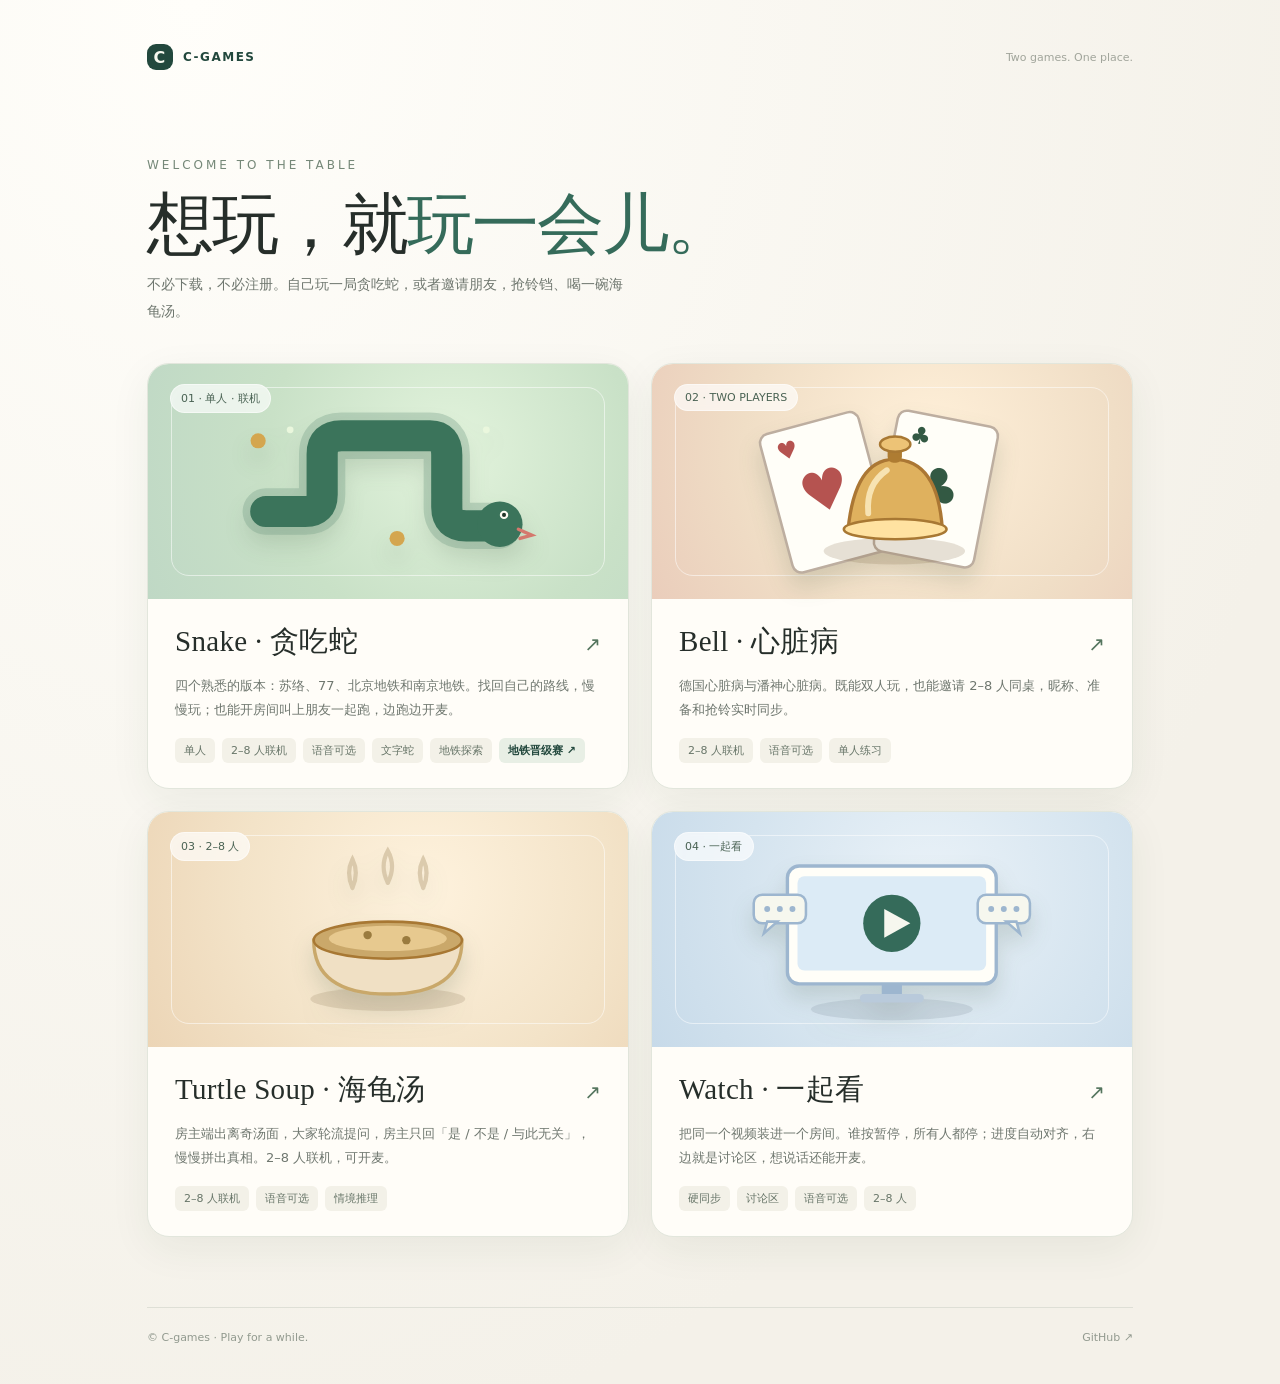
<file: index.html>
<!doctype html>
<html lang="zh-CN">
<head>
<meta charset="UTF-8">
<meta name="viewport" content="width=device-width,initial-scale=1,viewport-fit=cover">
<meta name="theme-color" content="#f4f1e9">
<meta name="description" content="C-games：贪吃蛇与双人心脏病。两个游戏，一个入口。">
<title>C-games · 游戏合集</title>
<style>
:root{color-scheme:light;--paper:#f4f1e9;--ink:#262e2a;--sub:#6f776f;--line:#e2e6dc;--green:#356b5a;--green-deep:#22483d;--red:#a74c45}
*{box-sizing:border-box}
html,body{margin:0;min-height:100%}
body{background:radial-gradient(ellipse at 15% 0%,#fffefa 0,var(--paper) 75%);color:var(--ink);font-family:system-ui,-apple-system,"PingFang SC","Microsoft YaHei",sans-serif;-webkit-tap-highlight-color:transparent}
main{max-width:1050px;margin:auto;padding:44px 32px 40px}
.brand{display:flex;justify-content:space-between;align-items:center;gap:12px}
.mark{display:inline-flex;align-items:center;gap:10px;font-size:12px;letter-spacing:1.5px;color:var(--green-deep);font-weight:700}
.mark-symbol{display:grid;place-items:center;width:26px;height:26px;border-radius:9px;background:var(--green-deep);color:#f6f7ee;font-size:16px}
.brand-note{color:#a1a59b;font-size:11px}
.intro{margin:88px 0 39px}
.eyebrow{font-size:12px;letter-spacing:3px;color:#758878}
h1{font-family:Georgia,"STKaiti","KaiTi",serif;font-weight:500;letter-spacing:-2px;font-size:clamp(42px,6vw,67px);margin:14px 0 8px;line-height:1.15}
h1 span{color:var(--green)}
.subtitle{color:var(--sub);font-size:14px;line-height:1.9;margin:0;max-width:480px}
.cards{display:grid;grid-template-columns:repeat(2,minmax(0,1fr));gap:22px}
a.game{display:flex;flex-direction:column;min-width:0;overflow:hidden;border:1px solid var(--line);border-radius:22px;background:#fffdf8;text-decoration:none;color:inherit;box-shadow:0 12px 40px #233e2510;transition:transform .18s,box-shadow .18s,border-color .18s}
a.game:hover{transform:translateY(-4px);box-shadow:0 22px 48px #233e2520;border-color:#bad0bf}
a.game:focus-visible{outline:3px solid var(--green);outline-offset:4px}
a.game:active{transform:translateY(0)}
.art{height:235px;position:relative;display:flex;align-items:center;justify-content:center;isolation:isolate}
.art.snake{background:radial-gradient(circle at 63% 37%,#e2f3dc 0,#c9e1c7 54%,#bfd8c5 100%)}
.art.bell{background:radial-gradient(circle at 58% 33%,#fff0d9 0,#f0dec6 58%,#eacdbb 100%)}
.art.turtle{background:radial-gradient(circle at 58% 33%,#fef2dd 0,#f3e3c8 58%,#ecd5b6 100%)}
.art.watch{background:radial-gradient(circle at 58% 33%,#eaf2f8 0,#d5e4ef 58%,#c7dae9 100%)}
.art::before{content:"";position:absolute;inset:23px;border:1px solid #ffffff88;border-radius:18px;pointer-events:none}
.art svg{max-width:75%;height:86%;filter:drop-shadow(0 13px 11px #31472d27)}
.art .tag{position:absolute;top:20px;left:22px;border:1px solid #ffffff80;background:#ffffffa8;padding:6px 10px;border-radius:22px;font-size:11px;color:#496253;backdrop-filter:blur(3px)}
.info{padding:23px 27px 25px}
.title-row{display:flex;align-items:baseline;justify-content:space-between;gap:8px}
h2{font-family:Georgia,"STKaiti","KaiTi",serif;font-size:29px;letter-spacing:.3px;font-weight:500;margin:0}
.arrow{color:#54755e;font-size:20px;transition:transform .2s}
a.game:hover .arrow{transform:translateX(5px)}
.description{font-size:13px;line-height:1.8;color:var(--sub);margin:12px 0 17px;min-height:47px}
.chips{display:flex;flex-wrap:wrap;gap:7px}
.chips span{font-size:11px;border-radius:6px;background:#f3f1e8;padding:5px 9px;color:#677568}
/* 卡片内部的「次级入口」：不能用 <a>，否则整张卡片 <a class="game"> 里嵌套 <a>，
   浏览器会自动提前闭合外层 <a>，把 .info 甩到锚点外并多出一个 anchor。改用 span + JS 跳转。 */
.chips span.chip-link{cursor:pointer;color:var(--green-deep);font-weight:600;background:#e8efe5}
.chips span.chip-link:hover{text-decoration:underline;background:#dde8db}
.chips span.chip-link:focus-visible{outline:2px solid var(--green);outline-offset:2px}
footer{display:flex;justify-content:space-between;gap:15px;align-items:center;color:#929a8f;font-size:11px;border-top:1px solid #dedfd6;margin-top:70px;padding-top:23px}
footer a{color:inherit;text-decoration:none}
footer a:hover{text-decoration:underline}
@media(max-width:700px){
 main{padding:23px 16px 27px}
 .brand-note{font-size:10px}
 .intro{margin:61px 0 29px}
 h1{font-size:46px}
 .subtitle{font-size:13px}
 .cards{grid-template-columns:1fr;gap:17px}
 .art{height:194px}
 .info{padding:19px 20px 21px}
 h2{font-size:25px}
 .description{min-height:0;margin:10px 0 15px}
 footer{margin-top:40px}
}
@media(prefers-reduced-motion:reduce){*,*:before,*:after{transition:none!important;animation:none!important}}
</style>
</head>
<body>
<main>
  <header class="brand"><div class="mark"><span class="mark-symbol">C</span> C-GAMES</div><div class="brand-note">Two games. One place.</div></header>
  <section class="intro">
    <div class="eyebrow">WELCOME TO THE TABLE</div>
    <h1>想玩，就<span>玩一会儿。</span></h1>
    <p class="subtitle">不必下载，不必注册。自己玩一局贪吃蛇，或者邀请朋友，抢铃铛、喝一碗海龟汤。</p>
  </section>
  <nav class="cards" aria-label="选择游戏">
    <a class="game" href="./snake/" aria-label="进入贪吃蛇游戏">
      <div class="art snake">
        <span class="tag">01 · 单人 · 联机</span>
        <svg viewBox="0 0 420 240" role="img" aria-label="蜿蜒的绿色贪吃蛇">
          <path d="M65 155 H112 Q132 155 132 135 V87 Q132 65 155 65 H260 Q280 65 280 88 V150 Q280 172 303 172 H341" fill="none" stroke="#779f86" stroke-width="55" stroke-linecap="round" stroke-linejoin="round" opacity=".35"/>
          <path d="M65 155 H112 Q132 155 132 135 V87 Q132 65 155 65 H260 Q280 65 280 88 V150 Q280 172 303 172 H341" fill="none" stroke="#3b745b" stroke-width="37" stroke-linecap="round" stroke-linejoin="round"/>
          <circle cx="343" cy="170" r="27" fill="#3b745b"/><circle cx="348" cy="159" r="5" fill="#fdfcf2"/><circle cx="348" cy="159" r="2.4" fill="#213629"/>
          <path d="M365 176 L381 183 L367 187" fill="none" stroke="#d4786d" stroke-width="4" stroke-linecap="round"/>
          <circle cx="56" cy="71" r="9" fill="#d4a64f"/><circle cx="221" cy="187" r="9" fill="#d4a64f"/>
          <circle cx="94" cy="58" r="4" fill="#eaf7dd"/><circle cx="327" cy="58" r="4" fill="#eaf7dd"/>
        </svg>
      </div>
      <div class="info"><div class="title-row"><h2>Snake · 贪吃蛇</h2><span class="arrow" aria-hidden="true">↗</span></div><p class="description">四个熟悉的版本：苏络、77、北京地铁和南京地铁。找回自己的路线，慢慢玩；也能开房间叫上朋友一起跑，边跑边开麦。</p><div class="chips"><span>单人</span><span>2–8 人联机</span><span>语音可选</span><span>文字蛇</span><span>地铁探索</span><span class="chip-link" data-go="./play.html?mode=ladder" role="link" tabindex="0">地铁晋级赛 ↗</span></div></div>
    </a>
    <a class="game" href="./bell/" aria-label="进入双人心脏病游戏">
      <div class="art bell">
        <span class="tag">02 · TWO PLAYERS</span>
        <svg viewBox="0 0 420 240" role="img" aria-label="扑克牌和金色铃铛">
          <g transform="rotate(-15 136 132)"><rect x="71" y="46" width="121" height="170" rx="11" fill="#fffef8" stroke="#bdaea0" stroke-width="3"/><text x="88" y="81" font-size="28" fill="#b55350">♥</text><text x="131" y="152" font-size="66" fill="#b55350" text-anchor="middle">♥</text></g>
          <g transform="rotate(11 255 132)"><rect x="201" y="42" width="121" height="170" rx="11" fill="#fffef8" stroke="#bdaea0" stroke-width="3"/><text x="219" y="78" font-size="28" fill="#335943">♣</text><text x="262" y="148" font-size="64" fill="#335943" text-anchor="middle">♣</text></g>
          <ellipse cx="213" cy="202" rx="84" ry="16" fill="#806a47" opacity=".2"/>
          <path d="M158 177 Q166 94 212 93 Q265 93 270 177 Z" fill="#dfb15e" stroke="#ab7734" stroke-width="4"/>
          <ellipse cx="214" cy="176" rx="61" ry="12" fill="#ffe2a1" stroke="#a87833" stroke-width="3"/>
          <rect x="205" y="75" width="17" height="22" rx="7" fill="#ae7c32"/><ellipse cx="214" cy="75" rx="18" ry="9" fill="#edc376" stroke="#a87833" stroke-width="3"/>
          <path d="M182 157 Q179 123 204 106" stroke="#fff3cb" stroke-width="7" stroke-linecap="round" fill="none" opacity=".77"/>
        </svg>
      </div>
      <div class="info"><div class="title-row"><h2>Bell · 心脏病</h2><span class="arrow" aria-hidden="true">↗</span></div><p class="description">德国心脏病与潘神心脏病。既能双人玩，也能邀请 2–8 人同桌，昵称、准备和抢铃实时同步。</p><div class="chips"><span>2–8 人联机</span><span>语音可选</span><span>单人练习</span></div></div>
    </a>
    <a class="game" href="./turtle/" aria-label="进入海龟汤游戏">
      <div class="art turtle">
        <span class="tag">03 · 2–8 人</span>
        <svg viewBox="0 0 420 240" role="img" aria-label="一碗海龟汤">
          <ellipse cx="210" cy="202" rx="92" ry="14" fill="#806a47" opacity=".18"/>
          <path d="M122 132 Q122 196 210 196 Q298 196 298 132 Z" fill="#f0e0c4" stroke="#c9a86a" stroke-width="4"/>
          <ellipse cx="210" cy="132" rx="88" ry="22" fill="#caa86a" stroke="#a87833" stroke-width="3"/>
          <ellipse cx="210" cy="130" rx="70" ry="15" fill="#e7c98f"/>
          <path d="M168 70 Q176 52 168 36 Q160 52 168 70" fill="none" stroke="#cdbb9a" stroke-width="5" stroke-linecap="round" opacity=".7"/>
          <path d="M210 64 Q220 44 210 26 Q200 44 210 64" fill="none" stroke="#cdbb9a" stroke-width="5" stroke-linecap="round" opacity=".7"/>
          <path d="M252 70 Q260 52 252 36 Q244 52 252 70" fill="none" stroke="#cdbb9a" stroke-width="5" stroke-linecap="round" opacity=".7"/>
          <circle cx="186" cy="126" r="5" fill="#9a7b3f"/><circle cx="232" cy="132" r="5" fill="#9a7b3f"/>
        </svg>
      </div>
      <div class="info"><div class="title-row"><h2>Turtle Soup · 海龟汤</h2><span class="arrow" aria-hidden="true">↗</span></div><p class="description">房主端出离奇汤面，大家轮流提问，房主只回「是 / 不是 / 与此无关」，慢慢拼出真相。2–8 人联机，可开麦。</p><div class="chips"><span>2–8 人联机</span><span>语音可选</span><span>情境推理</span></div></div>
    </a>
    <a class="game" href="./watch/" aria-label="进入一起看房间">
      <div class="art watch">
        <span class="tag">04 · 一起看</span>
        <svg viewBox="0 0 420 240" role="img" aria-label="一台正在播放的显示器和两个对话气泡">
          <ellipse cx="210" cy="214" rx="96" ry="13" fill="#6f7f8f" opacity=".18"/>
          <rect x="86" y="44" width="248" height="140" rx="14" fill="#fffef8" stroke="#9db6cf" stroke-width="4"/>
          <rect x="98" y="56" width="224" height="112" rx="8" fill="#dcebf6"/>
          <circle cx="210" cy="112" r="34" fill="#356b5a"/>
          <path d="M201 95 L232 112 L201 129 Z" fill="#f6f7ee"/>
          <rect x="198" y="184" width="24" height="14" fill="#9db6cf"/>
          <rect x="172" y="196" width="76" height="10" rx="5" fill="#b9cadb"/>
          <g>
            <rect x="46" y="78" width="62" height="34" rx="10" fill="#f6f7ee" stroke="#9db6cf" stroke-width="3"/>
            <path d="M62 110 l-4 14 l16-14 z" fill="#f6f7ee" stroke="#9db6cf" stroke-width="3"/>
            <circle cx="62" cy="95" r="3.5" fill="#9db6cf"/><circle cx="77" cy="95" r="3.5" fill="#9db6cf"/><circle cx="92" cy="95" r="3.5" fill="#9db6cf"/>
          </g>
          <g>
            <rect x="312" y="78" width="62" height="34" rx="10" fill="#f6f7ee" stroke="#9db6cf" stroke-width="3"/>
            <path d="M358 110 l4 14 l-16-14 z" fill="#f6f7ee" stroke="#9db6cf" stroke-width="3"/>
            <circle cx="328" cy="95" r="3.5" fill="#9db6cf"/><circle cx="343" cy="95" r="3.5" fill="#9db6cf"/><circle cx="358" cy="95" r="3.5" fill="#9db6cf"/>
          </g>
        </svg>
      </div>
      <div class="info"><div class="title-row"><h2>Watch · 一起看</h2><span class="arrow" aria-hidden="true">↗</span></div><p class="description">把同一个视频装进一个房间。谁按暂停，所有人都停；进度自动对齐，右边就是讨论区，想说话还能开麦。</p><div class="chips"><span>硬同步</span><span>讨论区</span><span>语音可选</span><span>2–8 人</span></div></div>
    </a>
  </nav>
  <footer><span>© C-games · Play for a while.</span><a href="https://github.com/CochraneK/C-games">GitHub ↗</a></footer>
<script>
/* 卡片内的次级入口（如「地铁晋级赛」）：整张卡片已经是 <a class="game">，
   内部再嵌 <a> 属于非法嵌套，浏览器会自动提前闭合外层 <a>（把 .info 甩到锚点外、并多出一个 anchor）。
   这里改用 span[data-go] + JS 跳转，点击时阻止冒泡，避免连带触发卡片的默认跳转。 */
(function(){
  function go(el){ var t=el.getAttribute('data-go'); if(t) location.href=t; }
  var links=document.querySelectorAll('.chip-link');
  for(var i=0;i<links.length;i++)(function(el){
    el.addEventListener('click',function(e){ e.preventDefault(); e.stopPropagation(); go(el); });
    el.addEventListener('keydown',function(e){
      if(e.key==='Enter'||e.key===' '||e.key==='Spacebar'){ e.preventDefault(); e.stopPropagation(); go(el); }
    });
  })(links[i]);
})();
</script>
</main>
</body>
</html>
</file>
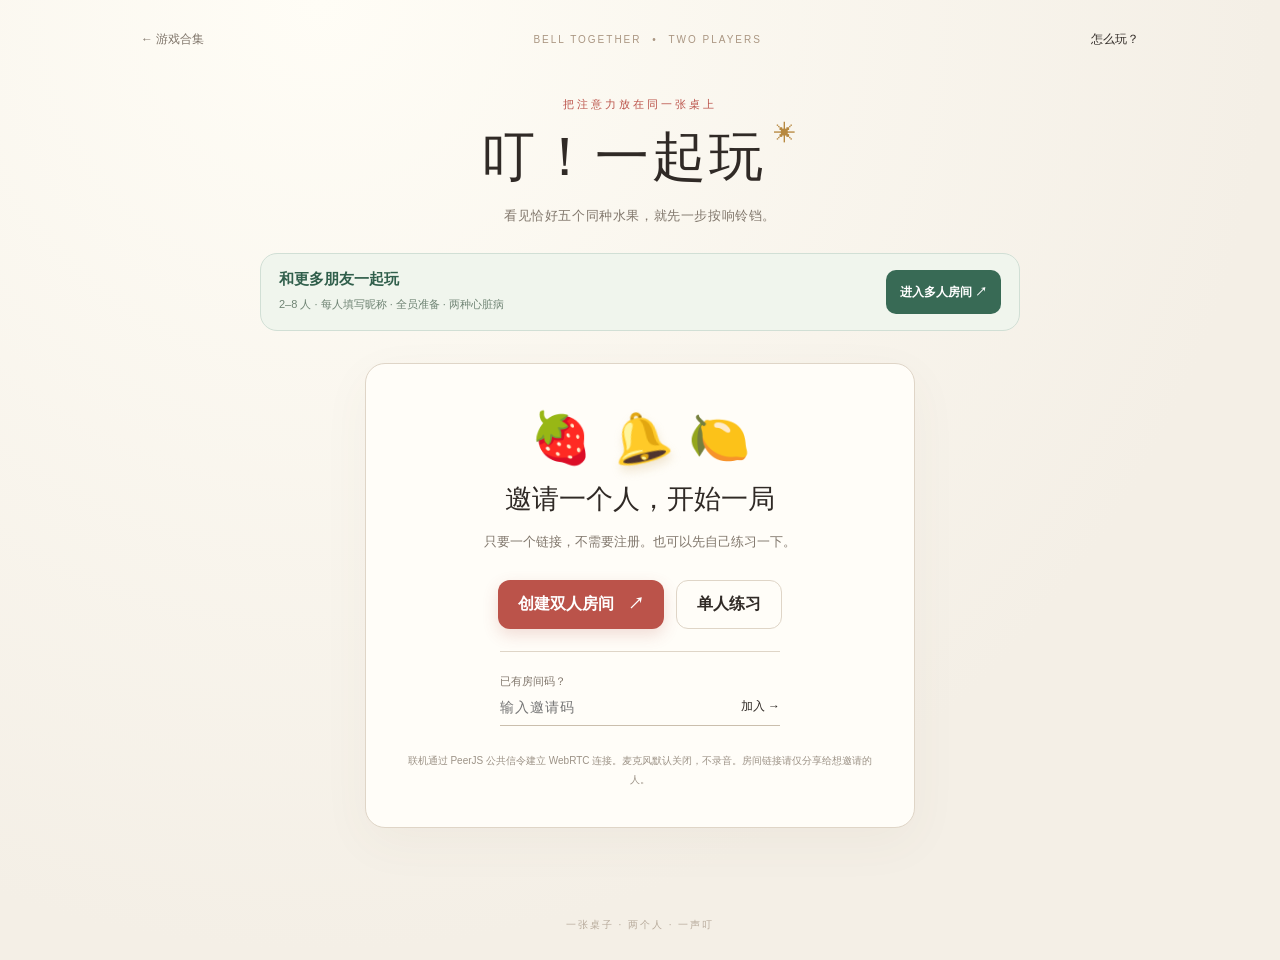
<file: bell/index.html>
<!doctype html>
<html lang="zh-CN">
<head>
<meta charset="utf-8">
<meta name="viewport" content="width=device-width,initial-scale=1,viewport-fit=cover">
<meta name="theme-color" content="#f4efe6">
<meta name="description" content="在一张小桌子旁，隔着距离一起翻牌、抢铃、说说话。">
<title>叮！一起玩 · 双人翻牌</title>
<link rel="stylesheet" href="./style.css">
<script defer src="./game-core.js"></script>
<script defer src="./pan-core.js"></script>
<script defer src="./app.js"></script>
</head>
<body>
<div class="page">
  <header class="topbar">
    <a class="home" href="../" aria-label="返回游戏合集">← 游戏合集</a>
    <span class="eyebrow">BELL TOGETHER <span class="dot">•</span> TWO PLAYERS</span>
    <button id="helpButton" class="text-button" type="button" aria-label="查看规则">怎么玩？</button>
  </header>
  <main>
    <div class="heading">
      <span class="kicker">把注意力放在同一张桌上</span>
      <h1 id="gameTitle">叮！一起玩<span class="sparkle">✳</span></h1>
      <p id="gameLead">看见恰好五个同种水果，就先一步按响铃铛。</p>
    </div>
    <section class="multiplayer-banner" aria-label="多人模式入口">
 <div><strong>和更多朋友一起玩</strong><p>2–8 人 · 每人填写昵称 · 全员准备 · 两种心脏病</p></div>
 <a class="multiplayer-link" href="./multi/">进入多人房间 ↗</a>
</section>
<section id="welcome" class="welcome panel" aria-label="加入游戏">
      <div class="welcome-illustration" aria-hidden="true"><span>🍓</span><span class="small-bell">🔔</span><span>🍋</span></div>
      <h2>邀请一个人，开始一局</h2>
      <p>只要一个链接，不需要注册。也可以先自己练习一下。</p>
      <div class="actions">
        <button id="hostButton" class="primary" type="button">创建双人房间 <span aria-hidden="true">↗</span></button>
        <button id="practiceButton" class="outline" type="button">单人练习</button>
      </div>
      <div class="join-entry"><label for="roomInput">已有房间码？</label><div class="join-box"><input id="roomInput" placeholder="输入邀请码" spellcheck="false" maxlength="15" autocomplete="off"><button id="joinButton" class="text-button" type="button">加入 →</button></div></div>
      <p class="privacy-note">联机通过 PeerJS 公共信令建立 WebRTC 连接。麦克风默认关闭，不录音。房间链接请仅分享给想邀请的人。</p>
    </section>

    <section id="gameArea" class="game-area hidden" aria-label="游戏桌面">
      <div class="room-line">
        <div class="room-left"><span class="status-dot" id="statusDot"></span><span id="statusText" role="status" aria-live="polite">准备中</span></div>
        <div class="room-right"><span id="roomLabel" class="room-code"></span><button id="copyButton" class="little-button" type="button">复制邀请</button></div>
      </div>
      <div class="game-tabs" role="group" aria-label="双人游戏模式">
        <button type="button" id="tabClassic" class="game-tab selected" aria-pressed="true"><span>🍓</span> 德国心脏病</button>
        <button type="button" id="tabPan" class="game-tab" aria-pressed="false"><span>♠</span> 潘神心脏病 <small>54 张扑克</small></button>
      </div>
      <section id="roomLobby" class="room-lobby panel hidden" aria-label="双人房间候场">
        <div class="lobby-head">
          <div><span class="lobby-eyebrow">PRIVATE ROOM · TWO PLAYERS</span><h2>这一桌，等你们一起开局</h2></div>
          <span class="lobby-game" id="lobbyGame">德国心脏病</span>
        </div>
        <div class="lobby-steps" aria-hidden="true"><span>01 · 入座</span><span>02 · 双方准备</span><span>03 · 开始</span></div>
        <div class="lobby-invite">
          <div class="invite-copy"><span>房间邀请码</span><strong id="lobbyCode">创建中…</strong></div>
          <button type="button" id="lobbyCopyButton" class="little-button">复制邀请链接 ↗</button>
        </div>
        <div class="seat-grid">
          <div class="seat-card" id="seatSelf">
            <span class="seat-symbol">你</span>
            <div class="seat-copy"><strong>我的座位</strong><span id="selfPresence">已入座</span></div>
            <span id="selfReady" class="seat-state">未准备</span>
          </div>
          <div class="seat-card" id="seatPeer">
            <span class="seat-symbol peer">友</span>
            <div class="seat-copy"><strong>朋友的座位</strong><span id="peerPresence">等待加入…</span></div>
            <span id="peerReady" class="seat-state">未入座</span>
          </div>
        </div>
        <p class="lobby-message" id="lobbyMessage" role="status" aria-live="polite">复制邀请链接，等朋友来坐下。</p>
        <div class="lobby-actions">
          <button id="readyButton" type="button" class="primary">我准备好了</button>
          <button id="startButton" type="button" class="primary start-button hidden" disabled>双方准备后开始</button>
          <button id="lobbyVoiceButton" type="button" class="outline lobby-voice"><span id="lobbyMicIcon">♩</span> <span id="lobbyVoiceText">开启语音</span></button>
        </div>
        <p class="lobby-note" id="lobbyNote">两个人都点「准备」后，由房主开始。语音可选，随时可静音。</p>
      </section>
      <div class="pan-summary hidden" id="panSummary" aria-label="潘神双人比分">
        <div class="score-mini"><small>你</small><strong id="panYouScore">0</strong><span id="panYouHits">抢中 0 · 误拍 0</span></div>
        <div class="round-clock"><small>计时对局</small><strong id="panClock">03:00</strong><span>每局三分钟</span></div>
        <div class="score-mini"><small>对方</small><strong id="panOtherScore">0</strong><span id="panOtherHits">抢中 0 · 误拍 0</span></div>
      </div>
      <div class="players">
        <div class="player" id="player0"><div class="player-title"><span class="avatar a">一</span><span id="name0">玩家一</span><span class="turn-indicator" id="turn0">轮到你</span></div><strong class="card-count"><span id="count0">28</span><small> 张牌</small></strong></div>
        <div class="player" id="player1"><div class="player-title"><span class="avatar b">二</span><span id="name1">玩家二</span><span class="turn-indicator" id="turn1">轮到你</span></div><strong class="card-count"><span id="count1">28</span><small> 张牌</small></strong></div>
      </div>
      <div class="tabletop">
        <div class="felt-ring"></div>
        <div class="pile-column" id="pileArea0"><div class="pile-label"><span id="pileName0">玩家一</span><small>已翻 <span id="pileCount0">0</span></small></div><div class="card-place" id="card0" aria-label="玩家一的牌">?</div></div>
        <div class="bell-column">
          <button id="bellButton" class="bell-button" type="button" aria-label="抢铃"><svg viewBox="0 0 180 180" width="100%" height="100%" aria-hidden="true"><defs><linearGradient id="gold" x1="0" y1="0" x2="1" y2="1"><stop offset="0" stop-color="#fff1bd"/><stop offset=".42" stop-color="#efbd59"/><stop offset="1" stop-color="#a76d21"/></linearGradient></defs><ellipse cx="90" cy="153" rx="70" ry="15" fill="#523e20" opacity=".19"/><path d="M33 140 Q39 58 88 51 Q143 54 149 140 Z" fill="url(#gold)" stroke="#a16c28" stroke-width="3"/><ellipse cx="91" cy="140" rx="60" ry="12" fill="#f6d98a" stroke="#a16c28" stroke-width="3"/><rect x="83" y="37" width="16" height="20" rx="7" fill="#a16c28"/><ellipse cx="91" cy="35" rx="19" ry="10" fill="url(#gold)" stroke="#b08037" stroke-width="2"/><path d="M60 119 Q56 80 85 68" fill="none" stroke="#fff7db" stroke-width="7" stroke-linecap="round" opacity=".7"/></svg></button>
          <span class="bell-caption" id="bellCaption">抢铃 · 空格</span>
        </div>
        <div class="pile-column" id="pileArea1"><div class="pile-label"><span id="pileName1">玩家二</span><small>已翻 <span id="pileCount1">0</span></small></div><div class="card-place" id="card1" aria-label="玩家二的牌">?</div></div>
      </div>
      <p id="gameMessage" class="game-message" aria-live="polite">等待对方加入，或者先熟悉桌面。</p>
      <div class="bottom-controls">
        <button id="flipButton" class="primary flip-button" type="button">翻一张牌 <span>↗</span></button>
        <div class="right-controls"><button id="voiceButton" class="outline compact" type="button"><span id="micIcon">♩</span><span id="voiceText">开启语音</span></button><button id="restartButton" class="outline compact" type="button">重新开局</button></div>
      </div>
      <div class="hint" id="gameHint">轮到你时点“翻一张牌”或按 Enter。谁都可以随时抢铃。</div>
      <div class="connection-note">双人对局经浏览器连接；语音不会被录制。网络不佳时连接可能失败，比赛结果由房主判定。</div>
    </section>
    <footer class="footer">一张桌子 · 两个人 · 一声叮</footer>
  </main>
</div>
<div id="toast" class="toast" role="status" aria-live="polite"></div>
<div id="rulesModal" class="modal hidden" role="dialog" aria-modal="true" aria-labelledby="rulesTitle"><div class="modal-card"><button id="closeRules" class="modal-close" type="button" aria-label="关闭">×</button><div class="modal-eyebrow">THE RULES</div><div id="classicRules"><h2 id="rulesTitle">恰好五个，马上按铃</h2><p>双方轮流翻牌，桌面上每人只展示自己最上面的一张。只要某种水果的总数<strong>恰好是 5</strong>，谁先按铃，谁收走桌面上所有已翻的牌。</p><p>误按铃铛，需要给对方 1 张牌。没有牌可以再翻时，仍有机会在最后一张明牌被拿走前抢铃。</p><p>电脑：<kbd>Enter</kbd> 翻牌，<kbd>空格</kbd> 抢铃。手机：直接触摸。</p><p class="muted">经典 56 张水果牌的双人简化版。网络比赛设约 180 毫秒竞争窗口；窗口内双方均抢铃时随机裁定，无法完全消除网络延迟差异。</p></div><div id="panRules" class="hidden">
<h2>潘神心脏病 · 双人改编</h2>
<p>使用 <strong>54 张扑克牌</strong>，含 52 张标准牌与大小王。双方轮流翻一张牌，只看每人面前最新翻出的明牌。</p>
<p>出现以下任意条件，马上抢拍铃铛：<strong>任一张是 7；两张数字牌（A=1，2–10）之和为 7 的倍数；出现 J、Q、K 或大小王。</strong> 这些规则来自你提供的课堂改编说明。</p>
<p>抢对，收走双方已翻出的牌，<strong>加 2 分</strong>；误拍，赔对方 1 张牌并<strong>减 1 分</strong>。一方手牌耗尽仍可抢最后的明牌；被收走后可能出局。</p>
<p>原图是 7–8 人玩法和多人排名；这里明确改为<strong>双人计时对局（每局 3 分钟）</strong>，到时优先按分数判胜，分数相同再看剩余手牌。双人版没有“指认第三方”的环节。</p>
<p class="muted">一局结束后可重开，也可切回德国心脏病。切换游戏不需要重新进入房间，已建立的语音保持连接。电脑空格抢拍、回车翻牌，手机点按。</p></div><button id="rulesGotIt" class="primary" type="button">知道啦</button></div></div>
<audio id="remoteAudio" autoplay playsinline></audio>
</body>
</html>
</file>
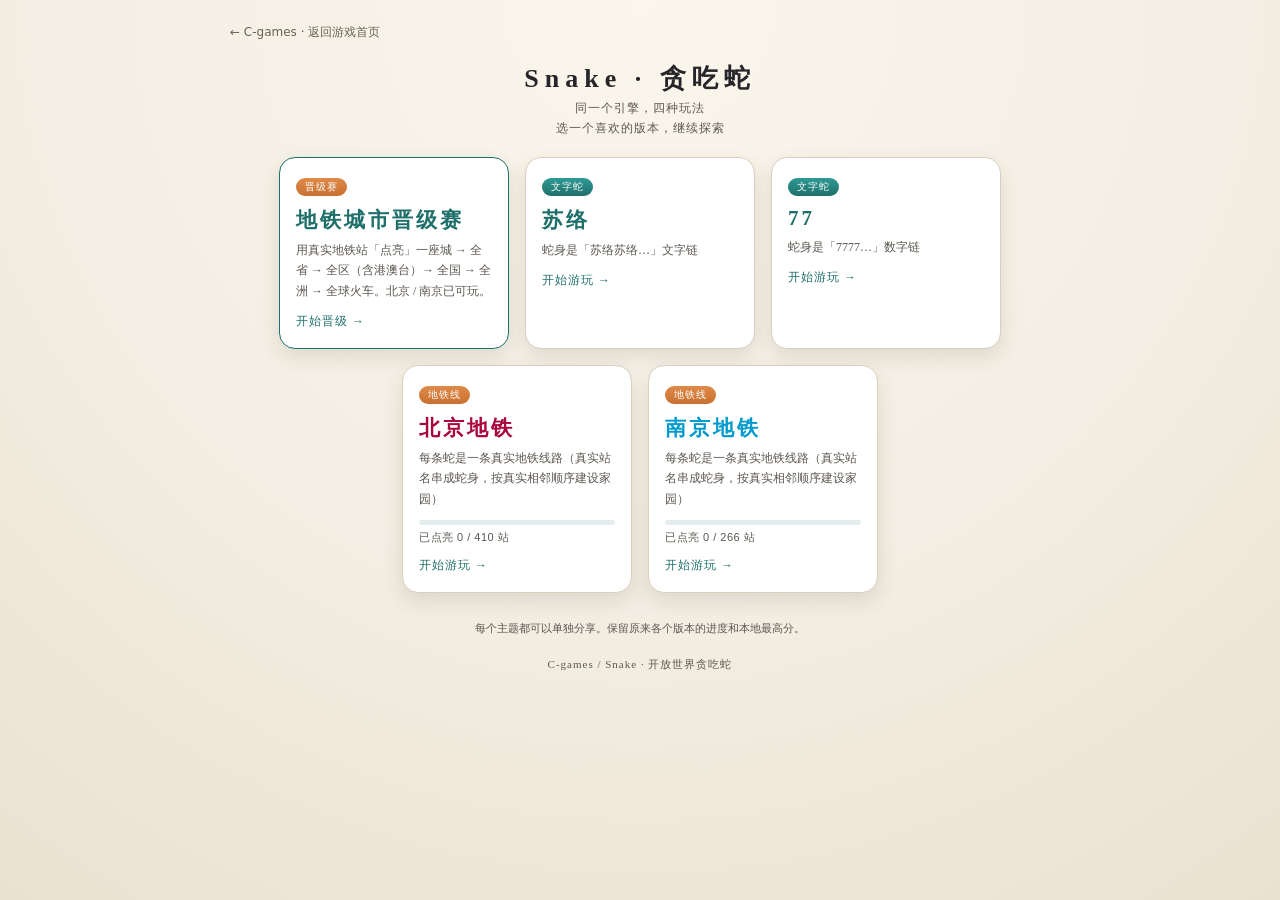
<file: snake/index.html>
<!DOCTYPE html>
<html lang="zh-CN">
<head>
<meta charset="UTF-8" />
<meta name="viewport" content="width=device-width, initial-scale=1.0, maximum-scale=1.0, user-scalable=no, viewport-fit=cover" />
<title>Snake · C-games</title>
<style>
  :root{
    --paper:#f3eee3; --paper-2:#eae1d0; --ink:#26262a; --ink-soft:#5d5850;
    --teal:#1f6f6b; --teal-2:#2f9b95; --gold:#d9a441; --accent:#d2542a; --line:#d8cfbd;
  }
  *{box-sizing:border-box;-webkit-tap-highlight-color:transparent;}
  html,body{margin:0;padding:0;min-height:100%;}
  body{background:radial-gradient(circle at 50% 0%,#faf6ec 0%,var(--paper) 55%,var(--paper-2) 100%);
    color:var(--ink);font-family:"STKaiti","KaiTi","Kaiti SC","楷体",serif;
    display:flex;flex-direction:column;align-items:center;padding:22px 12px 40px;}
  h1{font-size:26px;letter-spacing:6px;margin:4px 0 2px;font-weight:700;}
  .sub{font-size:12px;color:var(--ink-soft);letter-spacing:1px;margin-bottom:18px;text-align:center;line-height:1.7;}
  .grid{display:flex;flex-wrap:wrap;gap:16px;justify-content:center;max-width:820px;}
  a.card{text-decoration:none;color:inherit;width:230px;background:#fff;border:1px solid var(--line);
    border-radius:16px;padding:18px 16px;box-shadow:0 8px 20px rgba(60,50,30,.12);
    transition:transform .08s, box-shadow .12s;display:block;}
  a.card:active{transform:translateY(3px);box-shadow:0 4px 10px rgba(60,50,30,.12);}
  a.card:hover{transform:translateY(-3px);}
  .badge{display:inline-block;font-size:10px;letter-spacing:1px;padding:2px 9px;border-radius:11px;
    color:#fff;margin-bottom:10px;}
  .badge.text{background:linear-gradient(180deg,var(--teal-2),var(--teal));}
  .badge.metro{background:linear-gradient(180deg,#e08a4a,#c8702f);}
  .card h2{margin:0 0 6px;font-size:21px;letter-spacing:3px;}
  .card p{margin:0;font-size:12px;color:var(--ink-soft);line-height:1.7;}
  .go{margin-top:12px;font-size:12px;color:var(--teal);letter-spacing:1px;}
  .prog{margin-top:11px;height:5px;border-radius:3px;background:rgba(31,111,107,.12);overflow:hidden;}
  .prog i{display:block;height:100%;border-radius:3px;background:linear-gradient(90deg,var(--teal-2),var(--teal));}
  .prog-t{margin-top:5px;font-size:11px;color:var(--ink-soft);letter-spacing:.5px;
    font-variant-numeric:tabular-nums;font-family:"PingFang SC","Microsoft YaHei",sans-serif;}
  .tip{margin-top:26px;font-size:11px;color:var(--ink-soft);max-width:560px;text-align:center;line-height:1.8;}
  .tip code{background:rgba(31,111,107,.10);color:var(--teal);padding:1px 6px;border-radius:6px;}
  .foot{margin-top:18px;font-size:11px;color:var(--ink-soft);letter-spacing:1px;}
</style>
</head>
<body>
  <div style="width:min(100%,820px);margin-bottom:16px;text-align:left;"><a href="../" style="font-family:system-ui,sans-serif;font-size:12px;color:#696357;text-decoration:none;letter-spacing:0;">← C-games · 返回游戏首页</a></div>
  <h1>Snake · 贪吃蛇</h1>
  <div class="sub">同一个引擎，四种玩法<br>选一个喜欢的版本，继续探索</div>

  <div class="grid" id="grid">
    <a class="card" href="../play.html?mode=ladder" style="border-color:var(--teal);">
      <span class="badge metro">晋级赛</span>
      <h2 style="color:var(--teal)">地铁城市晋级赛</h2>
      <p>用真实地铁站「点亮」一座城 → 全省 → 全区（含港澳台）→ 全国 → 全洲 → 全球火车。北京 / 南京已可玩。</p>
      <div class="go">开始晋级 →</div>
    </a>
  </div>

  <div class="tip">
    每个主题都可以单独分享。保留原来各个版本的进度和本地最高分。
  </div>
  <div class="foot">C-games / Snake · 开放世界贪吃蛇</div>

<script>
/* 与 play.html 的 THEMES 对应；新增版本时同步加一条。
   total = 全网站点数（点亮目标），bestKey 与 play.html 里的存档键一致 —— 入口页读这两个
   就能把「玩到哪了」直接写在卡片上，不用进游戏才知道进度。 */
const MENU = [
  {id:"su",      label:"苏络",     kind:"text",  color:"#1f6f6b", bestKey:"suluo_best",   desc:"蛇身是「苏络苏络…」文字链"},
  {id:"77",      label:"77",       kind:"text",  color:"#1f6f6b", bestKey:"77_best",      desc:"蛇身是「7777…」数字链"},
  {id:"beijing", label:"北京地铁", kind:"metro", color:"#A9043B", bestKey:"beijing_best", total:410,
   desc:"每条蛇是一条真实地铁线路（真实站名串成蛇身，按真实相邻顺序建设家园）"},
  {id:"nanjing", label:"南京地铁", kind:"metro", color:"#009ACE", bestKey:"nanjing_best", total:266,
   desc:"每条蛇是一条真实地铁线路（真实站名串成蛇身，按真实相邻顺序建设家园）"}
];
const grid=document.getElementById("grid");
/* 读进度：点亮站卡数（snake_achieve_<id> 里的 c）+ 历史最长 */
function progOf(m){
  var lit=0, best=0;
  try{
    var o=JSON.parse(localStorage.getItem("snake_achieve_"+m.id)||"{}");
    if(o&&o.c) lit=Object.keys(o.c).length;
    best=parseInt(localStorage.getItem(m.bestKey)||"0",10)||0;
  }catch(e){}
  return {lit:lit,best:best};
}
/* 有进度的排前面：回来继续玩的人第一眼就看到自己那局 */
var list=MENU.slice().sort(function(a,b){
  var pa=progOf(a), pb=progOf(b);
  return (pb.lit>0)-(pa.lit>0) || pb.best-pa.best;
});
list.forEach(function(m){
  var a=document.createElement("a");
  a.className="card"; a.href="../play.html?theme="+encodeURIComponent(m.id);
  var badge = m.kind==="metro" ? "地铁线" : "文字蛇";
  var p=progOf(m), prog="";
  if(m.total) prog='<div class="prog"><i style="width:'+Math.min(100,p.lit/m.total*100)+'%"></i></div>'
    +'<div class="prog-t">已点亮 '+p.lit+' / '+m.total+' 站'+(p.best?('　·　最长 '+p.best):'')+'</div>';
  else if(p.best) prog='<div class="prog-t">历史最长 '+p.best+'</div>';
  a.innerHTML = `<span class="badge ${m.kind}">${badge}</span>`
    + `<h2 style="color:${m.color}">${m.label}</h2>`
    + `<p>${m.desc}</p>` + prog
    + `<div class="go">${(p.lit||p.best)?"继续游玩 →":"开始游玩 →"}</div>`;
  grid.appendChild(a);
});
</script>
</body>
</html>
</file>
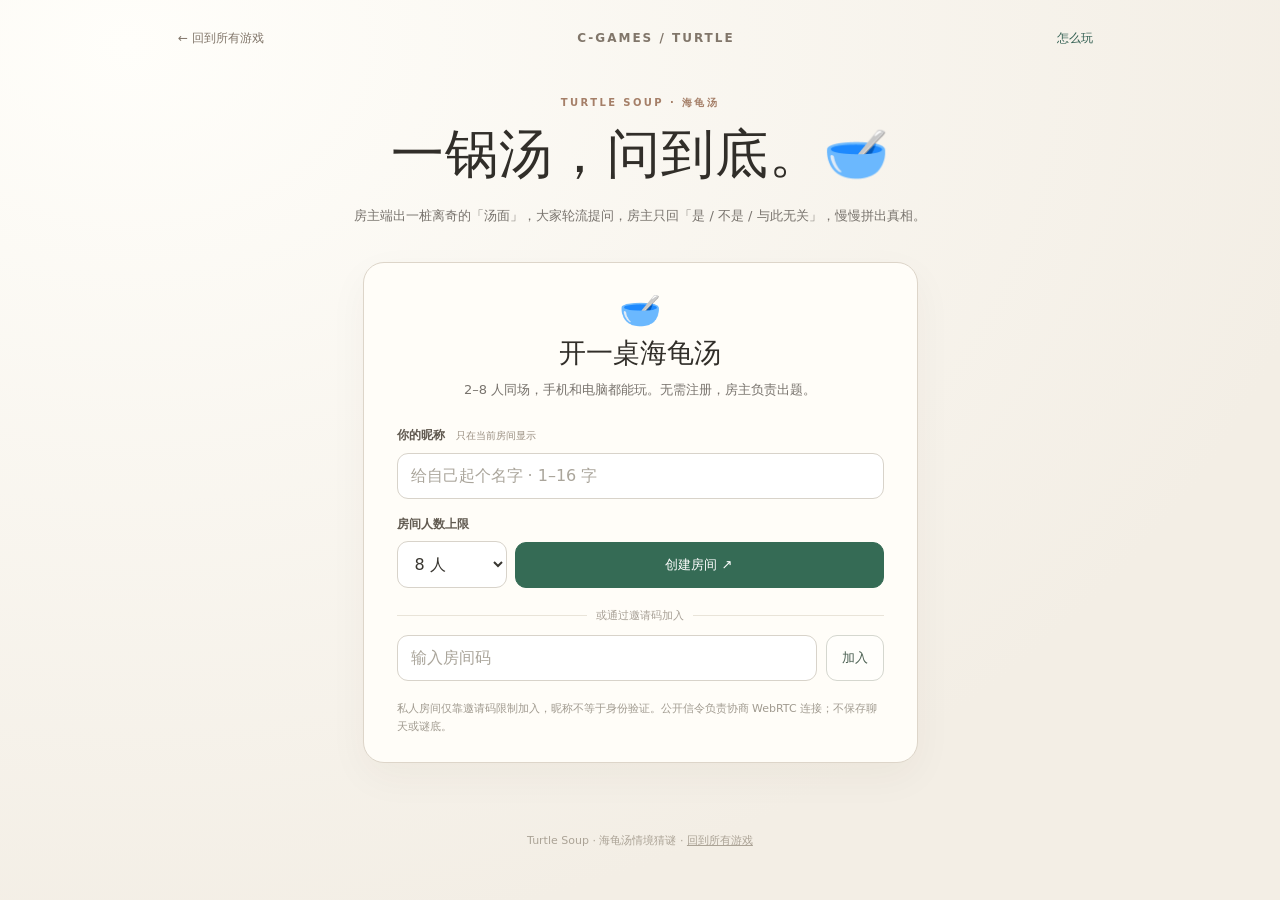
<file: turtle/index.html>
<!doctype html>
<html lang="zh-CN">
<head>
<meta charset="utf-8">
<meta name="viewport" content="width=device-width,initial-scale=1,viewport-fit=cover">
<meta name="theme-color" content="#f3eee5">
<meta name="description" content="海龟汤（情境猜谜）：2–8 人同房间，房主出题设谜底，玩家对话推理，房主用「是/不是/与此无关」回答。">
<title>Turtle Soup · 海龟汤 · C-games</title>
<link rel="stylesheet" href="./style.css">
<script defer src="./core.js"></script>
<script defer src="./app.js"></script>
</head>
<body>
<div class="site">
<header class="top"><a href="../" class="back">← 回到所有游戏</a><span class="brand">C-GAMES / TURTLE</span><button id="rulesButton" class="text-btn" type="button">怎么玩</button></header>
<main>
 <div class="heading"><p class="eyebrow">TURTLE SOUP · 海龟汤</p><h1>一锅汤，问到底。<span>🥣</span></h1><p>房主端出一桩离奇的「汤面」，大家轮流提问，房主只回「是 / 不是 / 与此无关」，慢慢拼出真相。</p></div>

 <section id="welcome" class="panel welcome">
  <div class="mode-symbol">🥣</div>
  <h2>开一桌海龟汤</h2>
  <p class="muted">2–8 人同场，手机和电脑都能玩。无需注册，房主负责出题。</p>
  <label for="nickname">你的昵称 <small>只在当前房间显示</small></label>
  <input id="nickname" class="input" maxlength="16" placeholder="给自己起个名字 · 1–16 字" autocomplete="nickname">
  <div class="new-room">
    <label for="capacity">房间人数上限</label>
    <select id="capacity" class="input"><option value="2">2 人</option><option value="3">3 人</option><option value="4">4 人</option><option value="5">5 人</option><option value="6">6 人</option><option value="7">7 人</option><option value="8" selected>8 人</option></select>
    <button id="createButton" class="btn primary" type="button">创建房间 ↗</button>
  </div>
  <div class="or"><span>或通过邀请码加入</span></div>
  <div class="join-line"><input id="joinCode" class="input" maxlength="12" placeholder="输入房间码" spellcheck="false" autocapitalize="characters"><button id="joinButton" class="btn outline" type="button">加入</button></div>
  <p class="privacy">私人房间仅靠邀请码限制加入，昵称不等于身份验证。公开信令负责协商 WebRTC 连接；不保存聊天或谜底。</p>
 </section>

 <section id="roomView" class="hidden">
  <div class="room-bar"><div><span class="status-light" id="networkDot"></span><span id="networkText" role="status">正在连接…</span></div><div class="code-line"><span id="roomCode"></span><button id="copyButton" class="text-btn" type="button">复制邀请</button></div></div>
  <div class="voice-line"><div><span aria-hidden="true">🎙</span> <span id="voiceText">语音未开启</span></div><button id="voiceButton" class="btn outline voice" type="button">开启语音</button></div>

  <section id="lobby" class="panel lobby">
    <div class="section-head"><div><p class="eyebrow">WAITING ROOM</p><h2>等朋友坐下，房主出题。</h2></div><span class="mini-pill" id="lobbyCount">1 / 8 人</span></div>
    <div id="roster" class="roster" aria-live="polite"></div>
    <p id="lobbyHint" class="lobby-hint" role="status">把邀请码发给朋友吧。</p>

    <div id="hostSetup" class="setup hidden">
      <p class="eyebrow">出题 · 只有房主能看到谜底</p>
      <label for="surfaceInput">汤面 <small>一个离奇的场景，让玩家想问「为什么」</small></label>
      <textarea id="surfaceInput" class="input" rows="3" maxlength="400" placeholder="例如：一个人走进餐厅点了一碗海龟汤，喝了一口就回家自杀了。"></textarea>
      <label for="answerInput">谜底 <small>真相，仅房主可见</small></label>
      <textarea id="answerInput" class="input" rows="2" maxlength="400" placeholder="例如：他曾在海难中吃过人肉，那碗汤让他意识到当年吃的是妻子。"></textarea>
      <div class="actions"><button id="startButton" class="btn primary" type="button" disabled>开始这局</button></div>
    </div>

    <div id="guestWait" class="wait hidden">
      <p class="muted">等房主出题。房主设好谜底后，汤面会立刻出现在这里。</p>
    </div>
  </section>

  <section id="playing" class="hidden">
    <div class="game-head"><div><p class="eyebrow">ON THE TABLE</p><h2>海龟汤 · 推理中</h2></div><span class="mini-pill" id="progressText">0 问 · 0 答</span></div>
    <div class="surface-card"><span class="surface-label">汤面</span><p id="surfaceText"></p></div>

    <div id="hostAnswer" class="host-answer hidden">
      <span class="surface-label">谜底（仅你可见）</span>
      <p id="answerText"></p>
      <div class="actions"><button id="revealButton" class="btn outline" type="button">直接翻牌公布</button></div>
    </div>

    <div id="truthCard" class="surface-card truth hidden">
      <span class="surface-label">真相揭晓</span>
      <p id="truthText"></p>
    </div>

    <div id="messages" class="messages" aria-live="polite"></div>

    <div class="composer">
      <select id="msgKind" class="input kind">
        <option value="ask">提问</option>
        <option value="say">闲聊</option>
        <option value="hint">提示</option>
        <option value="solve">猜底</option>
      </select>
      <textarea id="msgInput" class="input" rows="1" maxlength="400" placeholder="说点什么…（回车发送）"></textarea>
      <button id="sendButton" class="btn primary" type="button">发送</button>
    </div>
    <p class="tiny">提问由房主回答「是 / 不是 / 与此无关」；点「猜底」让房主判定你是否说中真相。语音采用浏览器间 WebRTC 连接，受网络影响。</p>
  </section>
 </section>
</main>
<footer>Turtle Soup · 海龟汤情境猜谜 · <a href="../">回到所有游戏</a></footer>
</div>
<div id="toast" class="toast" role="status" aria-live="polite"></div>
<dialog id="rulesDialog" class="rules"><button id="closeRules" type="button" class="close">×</button>
 <p class="eyebrow">HOW TO PLAY</p><h2>一锅汤，问到底</h2>
 <p><strong>房主：</strong>写下一个离奇的「汤面」（场景），再写下隐藏的「谜底」（真相）。谜底只有房主自己看得到。</p>
 <p><strong>所有人：</strong>围着汤面轮流对话。用「提问」抛出一个可以判断是非的问题，房主只能回三种标准答案——<strong>是 / 不是 / 与此无关</strong>。也可以用「闲聊」陈述推理、「提示」让房主给方向、或「猜底」直接说出你认定的真相。</p>
 <p><strong>收尾：</strong>谁「猜底」被房主判为命中，谁就赢；房主也可以随时「直接翻牌」公布谜底。2–8 人同场，中途有人离开会回到等待房主出题。</p>
 <p class="muted">私人聚会式小游戏，联机依赖公开信令协商 WebRTC；如语音不稳定可用外部语音。</p>
 <button id="gotIt" class="btn primary" type="button">知道了</button>
</dialog>
</body>
</html>
</file>
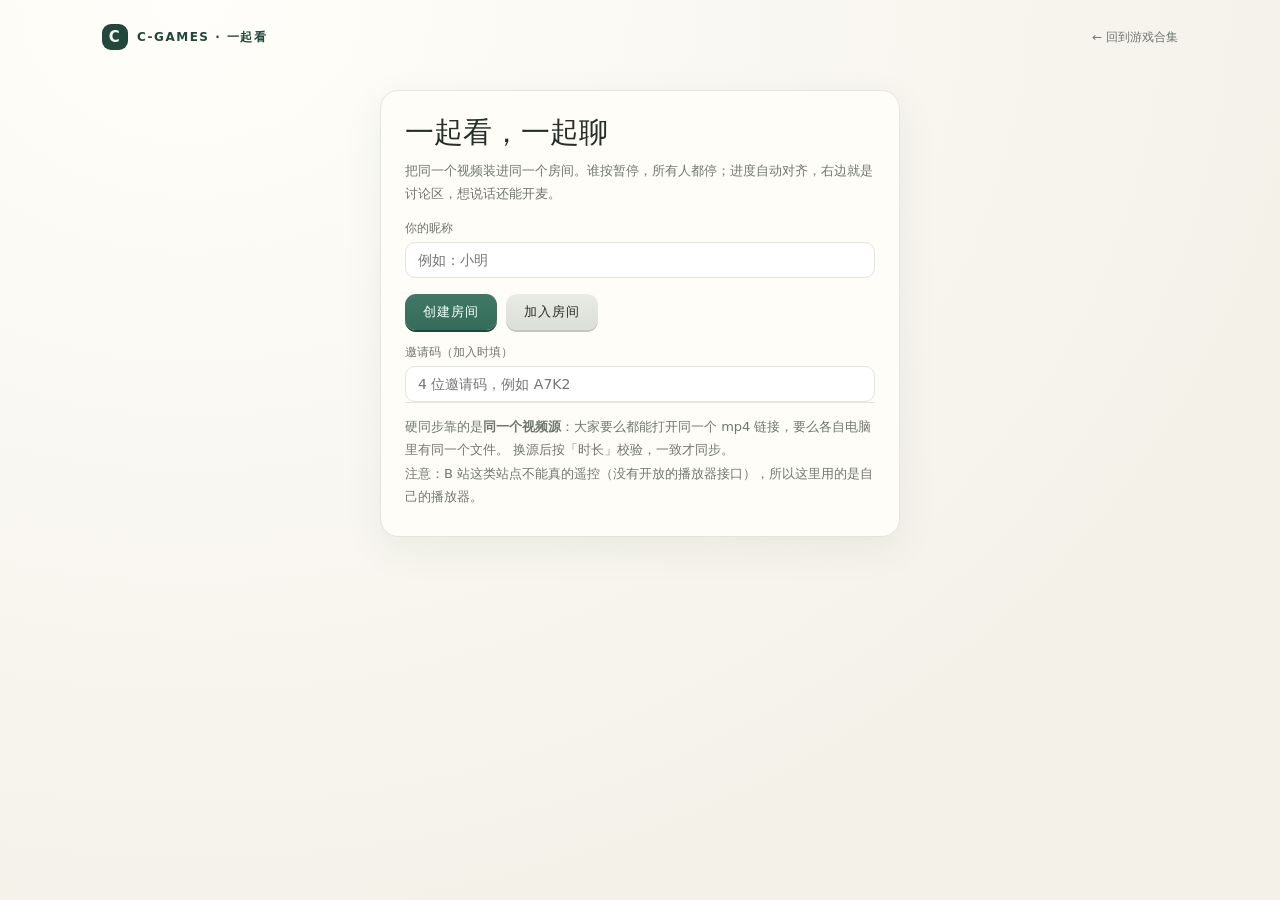
<file: watch/index.html>
<!doctype html>
<html lang="zh-CN">
<head>
<meta charset="UTF-8">
<meta name="viewport" content="width=device-width,initial-scale=1,viewport-fit=cover">
<meta name="theme-color" content="#f4f1e9">
<title>一起看 · C-games</title>
<link rel="stylesheet" href="./style.css">
</head>
<body>
<div class="wrap">
  <header class="brand">
    <div class="mark"><span class="mark-symbol">C</span> C-GAMES · 一起看</div>
    <a href="../">← 回到游戏合集</a>
  </header>

  <section id="welcome">
    <h1>一起看，一起聊</h1>
    <p>把同一个视频装进同一个房间。谁按暂停，所有人都停；进度自动对齐，右边就是讨论区，想说话还能开麦。</p>
    <label for="nickname">你的昵称</label>
    <input id="nickname" type="text" maxlength="16" placeholder="例如：小明">
    <div class="row">
      <button id="createBtn">创建房间</button>
      <button id="joinBtn" class="ghost">加入房间</button>
    </div>
    <label for="joinCode">邀请码（加入时填）</label>
    <input id="joinCode" type="text" maxlength="4" placeholder="4 位邀请码，例如 A7K2">
    <p class="tip">
      硬同步靠的是<b>同一个视频源</b>：大家要么都能打开同一个 mp4 链接，要么各自电脑里有同一个文件。
      换源后按「时长」校验，一致才同步。<br>
      注意：B 站这类站点不能真的遥控（没有开放的播放器接口），所以这里用的是自己的播放器。
    </p>
  </section>

  <section id="room" class="hidden">
    <div id="roomBar">
      <div>
        <span class="roomCode" id="roomCode">----</span>
        <span class="roomMeta" id="roomMeta"></span>
      </div>
      <div class="row" style="margin-top:0">
        <button id="copyBtn" class="ghost">复制邀请链接</button>
        <button id="micBtn" class="ghost">开启语音</button>
        <button id="leaveBtn" class="ghost">离开</button>
      </div>
    </div>

    <div class="layout">
      <div class="stage">
        <video id="video" playsinline controls preload="auto"></video>
        <div class="bar">
          <button id="playBtn">播放</button>
          <span class="t" id="timeText">00:00 / 00:00</span>
          <span class="sync" id="syncText">未同步</span>
        </div>
        <div class="srcRow" id="srcRow">
          <input id="srcUrl" type="text" placeholder="mp4 / webm 直链，例如 https://.../movie.mp4">
          <button id="loadUrlBtn">加载链接</button>
          <input id="srcFile" type="file" accept="video/*" style="flex:1;min-width:130px">
        </div>
        <div class="srcName" id="srcName">还没有视频源。填一个直链，或选一个本地文件。</div>
      </div>

      <aside class="side">
        <div class="panel">
          <h3>房间里的人</h3>
          <div id="members"></div>
        </div>
        <div class="panel">
          <h3>讨论区</h3>
          <div id="chat"></div>
          <div class="composer">
            <input id="chatInput" type="text" maxlength="200" placeholder="说点什么…">
            <button id="sendBtn">发送</button>
          </div>
        </div>
      </aside>
    </div>
  </section>
</div>

<div id="toast"></div>
<script src="./app.js"></script>
</body>
</html>
</file>
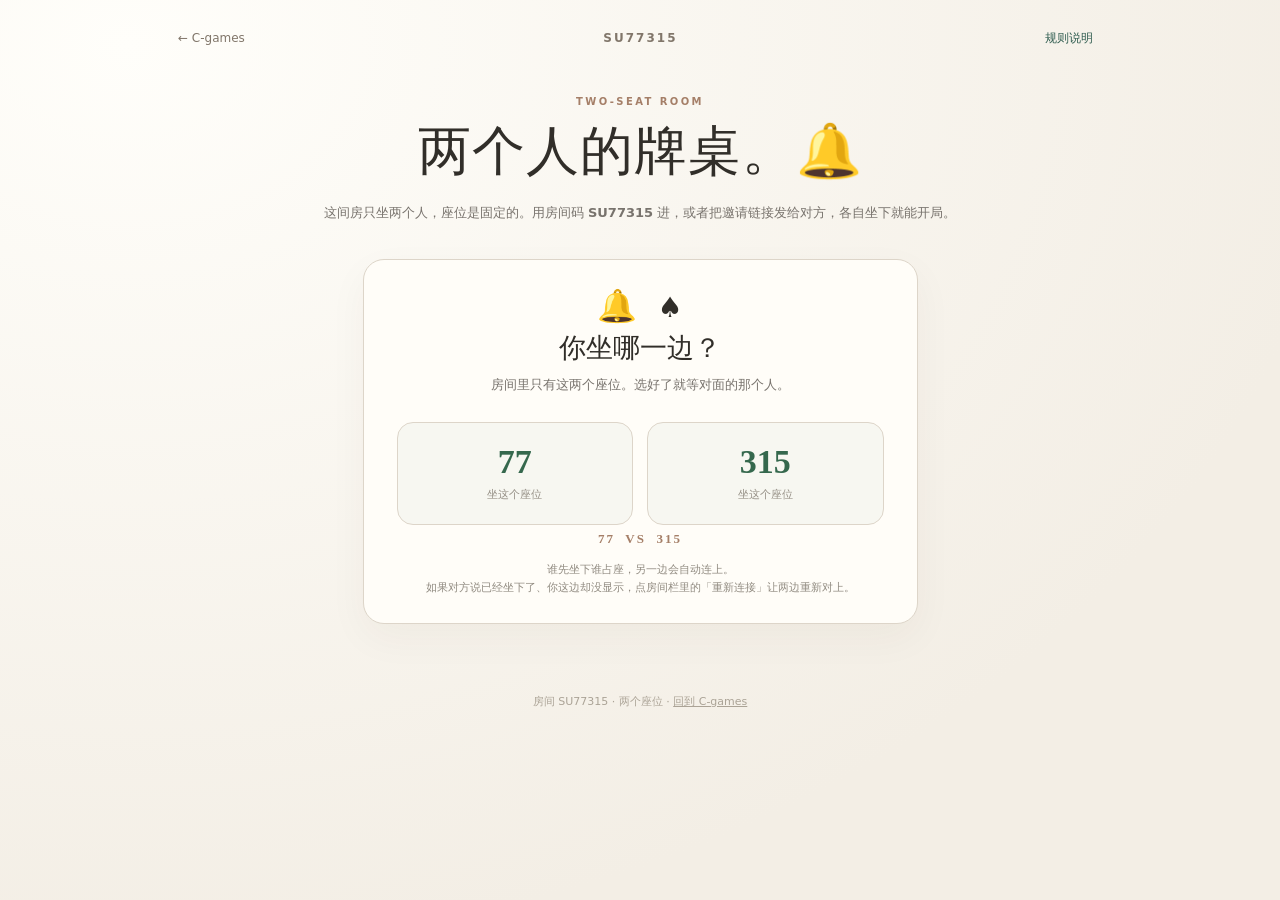
<file: bell/duel/index.html>
<!doctype html>
<html lang="zh-CN">
<head>
<meta charset="utf-8">
<meta name="viewport" content="width=device-width,initial-scale=1,viewport-fit=cover">
<meta name="theme-color" content="#f2eee5">
<meta name="description" content="两个人的心脏病房间：房间码 SU77315，两个固定座位，打开即坐。">
<title>心脏病 · 双人房间 SU77315 · C-games</title>
<link rel="stylesheet" href="../multi/style.css">
<style>
 /* 两人牌桌：座位列表与牌桌都改成两列 */
 .roster{grid-template-columns:repeat(2,minmax(0,1fr))}
 .game-board{grid-template-columns:repeat(2,minmax(0,1fr))}
 .seat-choices{display:grid;grid-template-columns:repeat(2,minmax(0,1fr));gap:14px;margin:24px 0 6px}
 .seat-btn{border:1px solid var(--line);background:#f7f7f1;border-radius:16px;padding:22px 12px;
   display:flex;flex-direction:column;align-items:center;gap:8px;cursor:pointer;font-family:inherit;
   transition:background .18s,border-color .18s,transform .18s}
 .seat-btn:hover{background:#eef4ec;border-color:#cddfcf;transform:translateY(-2px)}
 .seat-btn .seat-num{font:600 34px Georgia,serif;color:#35684d;line-height:1}
 .seat-btn small{font-size:11px;color:#958f85}
 .seat .number.me{background:var(--green);color:#fff}
 .seat .seat-num-big{font:600 15px Georgia,serif;color:#35684d}
 .vs-line{text-align:center;font:600 13px Georgia,serif;color:#a57f68;letter-spacing:2px;margin:0 0 4px}
 .code-line{flex-wrap:wrap;justify-content:flex-end}
 .room-bar{flex-wrap:wrap}
 .play-card{width:min(100%,132px)}
 /* 覆盖宽度时必须把原样式里的两档窄屏一起补回来，
    否则内联样式会盖掉 style.css 的 @media，小屏上牌会撑出格子 */
 @media(max-width:720px){.play-card{width:min(100%,96px)}}
 @media(max-width:360px){.play-card{width:72px}}
 /* 用在 <a> 上的按钮要补掉浏览器默认的链接样式 */
 a.btn{display:inline-flex;align-items:center;justify-content:center;text-decoration:none;color:inherit;font-family:inherit}
 a.text-btn{text-decoration:none}
</style>
<script defer src="../multi/core.js"></script>
<script defer src="./app.js"></script>
</head>
<body>
<div class="site">
<header class="top"><a href="../../" class="back">← C-games</a><span class="brand">SU77315</span><button id="rulesButton" class="text-btn" type="button">规则说明</button></header>
<main>
 <div class="heading"><p class="eyebrow">TWO-SEAT ROOM</p><h1>两个人的牌桌。<span>🔔</span></h1><p>这间房只坐两个人，座位是固定的。用房间码 <strong>SU77315</strong> 进，或者把邀请链接发给对方，各自坐下就能开局。</p></div>

 <section id="gate" class="panel welcome hidden">
  <div class="mode-symbol">🔒</div>
  <h2>房间码不对</h2>
  <p class="muted">这个房间的码是 <strong>SU77315</strong>。回大厅重新输一次，或者找坐在里面的人要邀请链接。</p>
  <div class="actions"><a class="btn primary" href="../">回心脏病大厅</a></div>
 </section>

 <section id="seatPicker" class="panel welcome">
  <div class="mode-symbol">🔔 <span>♠</span></div>
  <h2>你坐哪一边？</h2>
  <p class="muted">房间里只有这两个座位。选好了就等对面的那个人。</p>
  <div class="seat-choices">
    <button class="seat-btn" data-seat="0" type="button"><span class="seat-num">77</span><small>坐这个座位</small></button>
    <button class="seat-btn" data-seat="1" type="button"><span class="seat-num">315</span><small>坐这个座位</small></button>
  </div>
  <p class="vs-line">77 &nbsp;VS&nbsp; 315</p>
  <p class="tiny" id="pickNote">谁先坐下谁占座，另一边会自动连上。<br>如果对方说已经坐下了、你这边却没显示，点房间栏里的「重新连接」让两边重新对上。</p>
 </section>

 <section id="roomView" class="hidden">
  <div class="room-bar"><div><span class="status-light" id="networkDot"></span><span id="networkText" role="status">正在连接…</span></div><div class="code-line"><span>房间码 <strong>SU77315</strong></span><a class="text-btn" href="./relay.html?room=SU77315">连不上？用稳定通道 ↗</a><button id="copyButton" class="text-btn" type="button">复制邀请链接</button><button id="reconnectButton" class="text-btn" type="button">重新连接</button></div></div>
  <div class="tabs" role="group" aria-label="游戏玩法">
    <button type="button" id="classicTab" class="tab selected" aria-pressed="true">🍓 德国心脏病</button>
    <button type="button" id="panTab" class="tab" aria-pressed="false">♠ 潘神心脏病</button>
  </div>
  <div class="voice-line"><div><span aria-hidden="true">🎙</span> <span id="voiceText">语音未开启</span></div><button id="voiceButton" class="btn outline voice" type="button">开启语音</button></div>

  <section id="lobby" class="panel lobby">
    <div class="section-head"><div><p class="eyebrow">WAITING ROOM</p><h2>等对面的那个人坐下。</h2></div><span class="mini-pill" id="lobbyCount">0 / 2 人</span></div>
    <p class="muted">座位是固定的：左边永远是 77，右边永远是 315，与谁先打开无关。刷新只会重新连一次。</p>
    <div id="roster" class="roster" aria-live="polite"></div>
    <p id="lobbyHint" class="lobby-hint" role="status">把链接发给对方，等 TA 坐下。</p>
    <div class="actions"><button id="readyButton" type="button" class="btn primary" disabled>我准备好了</button><button id="startButton" type="button" class="btn primary hidden" disabled>等待大家准备</button></div>
    <p class="tiny" id="hostNote">两边都坐下并点准备后即可开局。</p>
  </section>

  <section id="playing" class="hidden">
    <div class="game-head"><div><p class="eyebrow">ON THE TABLE</p><h2 id="gameTitle">德国心脏病</h2></div><div class="time-wrap"><span id="roundLabel">抢铃游戏</span><strong id="clock">—</strong></div></div>
    <div id="gameBoard" class="game-board" aria-label="场上每人的明牌"></div>
    <div class="bell-dock">
      <button id="bellButton" class="bell" type="button" disabled aria-label="抢铃">🔔</button>
      <div class="dock-actions"><p id="gameMessage" aria-live="polite">等待翻牌…</p><button id="flipButton" type="button" class="btn primary" disabled>翻一张牌</button></div>
    </div>
    <div class="game-bottom"><div id="scoreboard" class="scores"></div><button id="resetButton" type="button" class="btn outline">返回座位</button></div>
    <p class="tiny">电脑用 Enter 翻牌、空格抢铃；手机点大铃铛。抢铃由房主端统一裁决。</p>
  </section>
 </section>
</main>
<footer>房间 SU77315 · 两个座位 · <a href="../../">回到 C-games</a></footer>
</div>
<div id="toast" class="toast" role="status" aria-live="polite"></div>
<dialog id="rulesDialog" class="rules"><button id="closeRules" type="button" class="close">×</button>
 <p class="eyebrow">HOW TO PLAY</p><h2>这间房怎么玩</h2>
 <p><strong>德国心脏病：</strong>56 张水果牌均分两人。轮流翻牌，只看各自面前最新翻出的牌；任何一种水果总量<strong>恰好 5</strong>，双方都能抢铃。抢中收走场上全部明牌；误拍赔一张牌给对方。</p>
 <p><strong>潘神心脏病：</strong>54 张扑克牌均分两人。出现 7、J、Q、K 或大小王，或者<strong>两人明牌数字之和是 7 的正倍数</strong>，即可拍铃。抢对 +2 分并收牌，抢错 −1 分并赔牌；3 分钟到时按积分、持牌数判定。</p>
 <p>这间房固定两个座位（77 和 315），房间码是 <strong>SU77315</strong>，链接不会变，随时回来都还是这张桌子。谁先打开谁临时担任裁判端（负责裁决抢铃），座位顺序不受影响。</p>
 <p class="muted">语音是浏览器间 WebRTC 点对点连接，不经过服务器；不保存录音。</p>
 <button id="gotIt" class="btn primary" type="button">知道了</button>
</dialog>
</body>
</html>
</file>
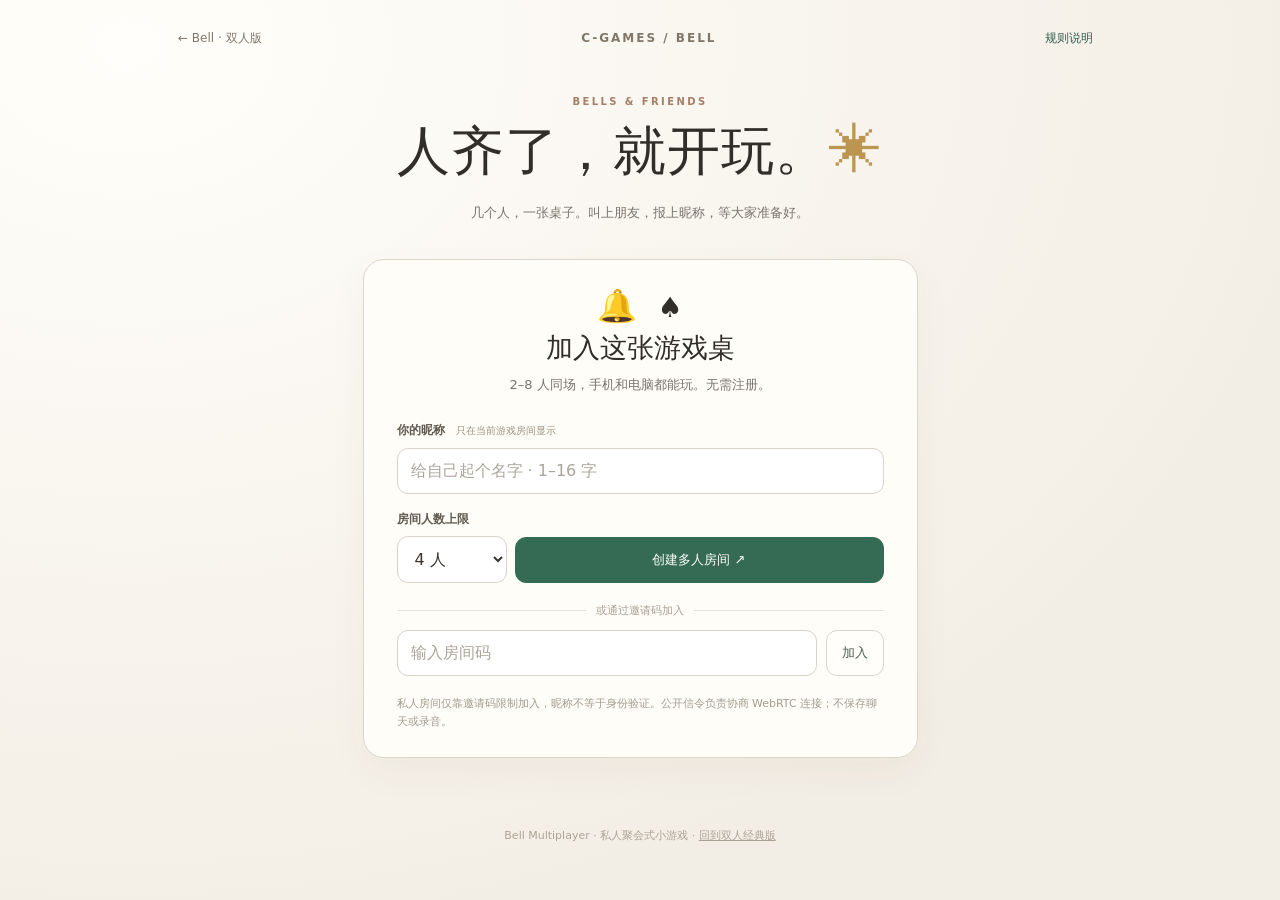
<file: bell/multi/index.html>
<!doctype html>
<html lang="zh-CN">
<head>
<meta charset="utf-8">
<meta name="viewport" content="width=device-width,initial-scale=1,viewport-fit=cover">
<meta name="theme-color" content="#f2eee5">
<meta name="description" content="Bell 多人游戏房间：2–8 人自定义昵称，准备开局，德国心脏病与潘神心脏病。">
<title>Bell · 多人房间 · C-games</title>
<link rel="stylesheet" href="./style.css">
<script defer src="./core.js"></script>
<script defer src="./app.js"></script>
</head>
<body>
<div class="site">
<header class="top"><a href="../" class="back">← Bell · 双人版</a><span class="brand">C-GAMES / BELL</span><button id="rulesButton" class="text-btn" type="button">规则说明</button></header>
<main>
 <div class="heading"><p class="eyebrow">BELLS & FRIENDS</p><h1>人齐了，就开玩。<span>✳</span></h1><p>几个人，一张桌子。叫上朋友，报上昵称，等大家准备好。</p></div>
 <section id="welcome" class="panel welcome">
  <div class="mode-symbol">🔔 <span>♠</span></div>
  <h2>加入这张游戏桌</h2>
  <p class="muted">2–8 人同场，手机和电脑都能玩。无需注册。</p>
  <label for="nickname">你的昵称 <small>只在当前游戏房间显示</small></label>
  <input id="nickname" class="input" maxlength="16" placeholder="给自己起个名字 · 1–16 字" autocomplete="nickname">
  <div class="new-room">
    <label for="capacity">房间人数上限</label>
    <select id="capacity" class="input"><option value="2">2 人</option><option value="3">3 人</option><option value="4" selected>4 人</option><option value="5">5 人</option><option value="6">6 人</option><option value="7">7 人</option><option value="8">8 人</option></select>
    <button id="createButton" class="btn primary" type="button">创建多人房间 ↗</button>
  </div>
  <div class="or"><span>或通过邀请码加入</span></div>
  <div class="join-line"><input id="joinCode" class="input" maxlength="12" placeholder="输入房间码" spellcheck="false" autocapitalize="characters"><button id="joinButton" class="btn outline" type="button">加入</button></div>
  <p class="privacy">私人房间仅靠邀请码限制加入，昵称不等于身份验证。公开信令负责协商 WebRTC 连接；不保存聊天或录音。</p>
 </section>

 <section id="roomView" class="hidden">
  <div class="room-bar"><div><span class="status-light" id="networkDot"></span><span id="networkText" role="status">正在连接…</span></div><div class="code-line"><span id="roomCode"></span><button id="copyButton" class="text-btn" type="button">复制邀请</button></div></div>
  <div class="tabs" role="group" aria-label="游戏玩法">
    <button type="button" id="classicTab" class="tab selected" aria-pressed="true">🍓 德国心脏病</button>
    <button type="button" id="panTab" class="tab" aria-pressed="false">♠ 潘神心脏病</button>
  </div>
  <div class="voice-line"><div><span aria-hidden="true">🎙</span> <span id="voiceText">语音未开启</span></div><button id="voiceButton" class="btn outline voice" type="button">开启语音</button></div>

  <section id="lobby" class="panel lobby">
    <div class="section-head"><div><p class="eyebrow">WAITING ROOM</p><h2>等大家坐下，一起准备。</h2></div><span class="mini-pill" id="lobbyCount">1 / 4 人</span></div>
    <p class="muted">你的昵称、在线状态和准备情况会同步给房间里的所有人。</p>
    <div id="roster" class="roster" aria-live="polite"></div>
    <p id="lobbyHint" class="lobby-hint" role="status">把邀请码发给朋友吧。</p>
    <div class="actions"><button id="readyButton" type="button" class="btn primary" disabled>我准备好了</button><button id="startButton" type="button" class="btn primary hidden" disabled>等待大家准备</button></div>
    <p class="tiny" id="hostNote">大家都点准备后由房主开局。人数不足 2 人无法开始。</p>
  </section>
  
  <section id="playing" class="hidden">
    <div class="game-head"><div><p class="eyebrow">ON THE TABLE</p><h2 id="gameTitle">德国心脏病</h2></div><div class="time-wrap"><span id="roundLabel">抢铃游戏</span><strong id="clock">—</strong></div></div>
    <div id="gameBoard" class="game-board" aria-label="场上每人的明牌"></div>
    <div class="bell-dock">
      <button id="bellButton" class="bell" type="button" disabled aria-label="抢铃">🔔</button>
      <div class="dock-actions"><p id="gameMessage" aria-live="polite">等待翻牌…</p><button id="flipButton" type="button" class="btn primary" disabled>翻一张牌</button></div>
    </div>
    <div class="game-bottom"><div id="scoreboard" class="scores"></div><button id="resetButton" type="button" class="btn outline">返回准备房间</button></div>
    <p class="tiny">电脑用 Enter 翻牌、空格抢铃；手机点大铃铛。抢铃由房主端统一裁决。</p>
  </section>
 </section>
</main>
<footer>Bell Multiplayer · 私人聚会式小游戏 · <a href="../">回到双人经典版</a></footer>
</div>
<div id="toast" class="toast" role="status" aria-live="polite"></div>
<dialog id="rulesDialog" class="rules"><button id="closeRules" type="button" class="close">×</button>
 <p class="eyebrow">HOW TO PLAY</p><h2>两种心脏病，一张桌子</h2>
 <p><strong>德国心脏病：</strong>56 张水果牌均分给 2–8 人。每人轮流翻牌，只看每人面前最新翻出的牌；任何一种水果总量<strong>恰好 5</strong>，全员可抢铃。抢中收走场上全部明牌；误拍赔一张牌给下一位仍在场的玩家。</p>
 <p><strong>潘神心脏病：</strong>54 张扑克牌均分给 2–8 人（不整除时，部分玩家会多一张）。出现 7、J、Q、K 或大小王，或者<strong>所有玩家面前的数字明牌之和是 7 的正倍数</strong>，即可拍铃。抢对 +2 分并收牌，抢错 −1 分并赔牌；3 分钟到时按积分、持牌数依次判定。</p>
 <p>任何模式：只有房间内至少两个人，且所有人准备好，房主才能开局；中途有人退出则返回准备房间，以免牌局产生不同步。游戏是休闲玩法，抢铃竞速受网络延迟影响。</p>
 <p class="muted">多人语音采用浏览器间 WebRTC 网状连接，4 人以上尤其可能受带宽、手机性能及网络限制影响；无法稳定通话时可使用外部语音。</p>
 <button id="gotIt" class="btn primary" type="button">知道了</button>
</dialog>
</body>
</html>
</file>
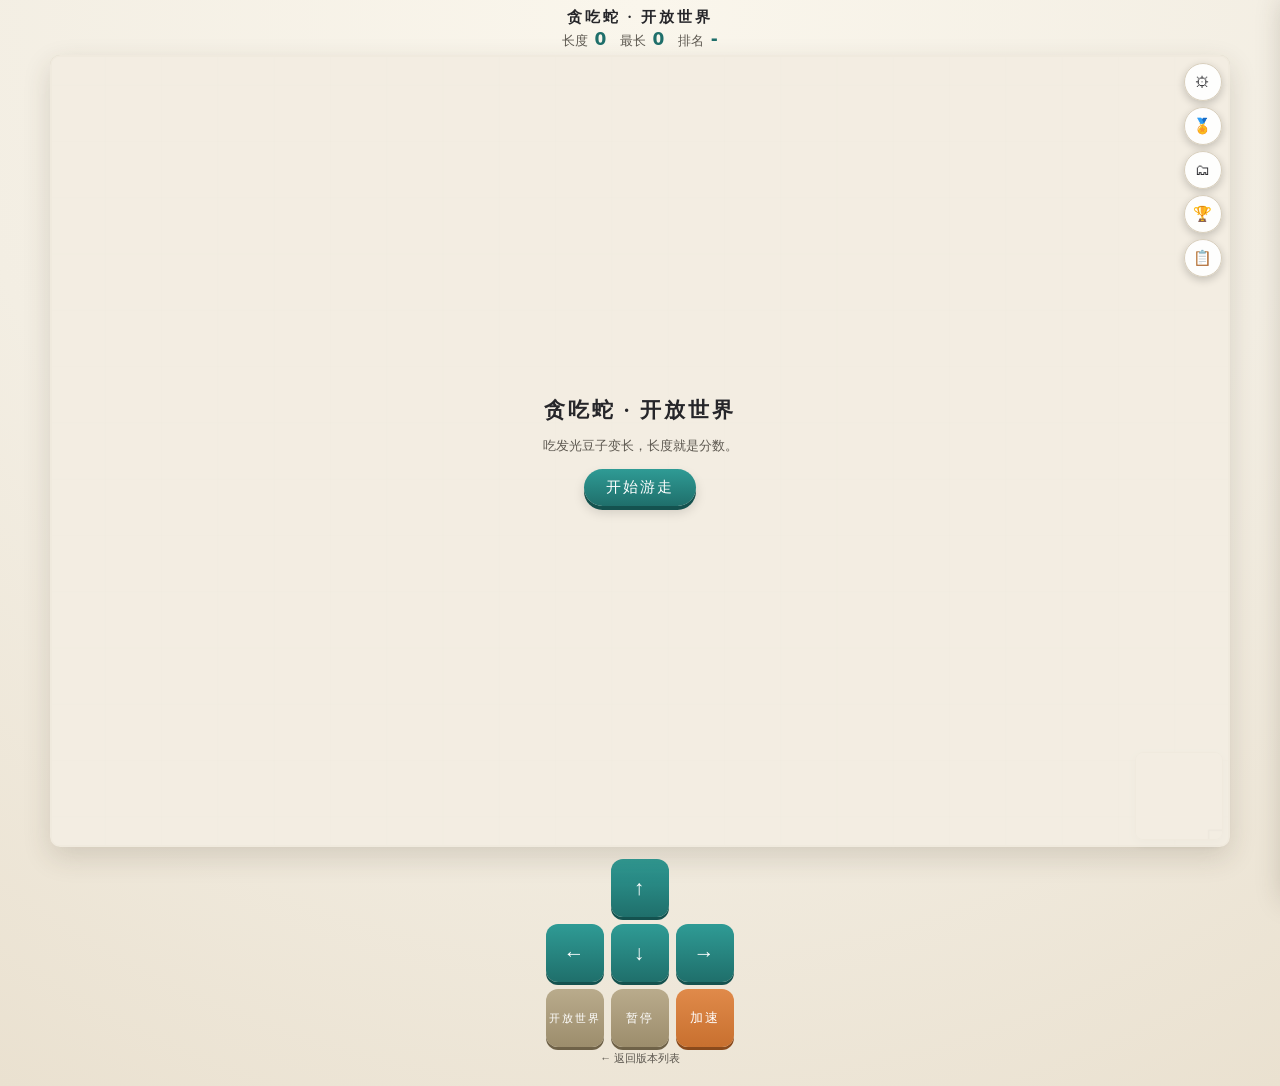
<file: play.html>
<!DOCTYPE html>
<html lang="zh-CN">
<head>
<meta charset="UTF-8" />
<meta name="viewport" content="width=device-width, initial-scale=1.0, maximum-scale=1.0, user-scalable=no, viewport-fit=cover" />
<title>贪吃蛇</title>
<style>
  :root{
    --paper:#f3eee3; --paper-2:#eae1d0; --ink:#26262a; --ink-soft:#5d5850;
    --teal:#1f6f6b; --teal-2:#2f9b95; --gold:#d9a441; --accent:#d2542a; --line:#d8cfbd;
  }
  *{box-sizing:border-box;-webkit-tap-highlight-color:transparent;}
  html,body{margin:0;padding:0;min-height:100%;}
  body{background:radial-gradient(circle at 50% 0%,#faf6ec 0%,var(--paper) 55%,var(--paper-2) 100%);
    color:var(--ink);font-family:"STKaiti","KaiTi","Kaiti SC","楷体",serif;
    display:flex;flex-direction:column;align-items:center;padding:8px 8px 20px;}
  h1{font-size:22px;letter-spacing:5px;margin:2px 0 1px;font-weight:700;}
  .subtitle{font-size:11px;color:var(--ink-soft);letter-spacing:1px;margin-bottom:6px;text-align:center;}
  .hud{display:flex;gap:14px;align-items:center;justify-content:center;font-size:13px;color:var(--ink-soft);margin-bottom:5px;}
  .hud b{color:var(--teal);font-size:17px;margin-left:3px;font-family:inherit;}
  .toolbar{display:flex;gap:6px;justify-content:center;flex-wrap:wrap;margin-bottom:6px;}
  .toolbar button{padding:4px 12px;font-size:12px;border-radius:14px;letter-spacing:1px;
    background:linear-gradient(180deg,#fff,#efe7d6);color:var(--ink);border:1px solid var(--line);
    box-shadow:0 2px 0 rgba(0,0,0,.08);}
  .toolbar button.on{background:linear-gradient(180deg,var(--teal-2),var(--teal));color:#fff;border-color:var(--teal);}
  .board{display:flex;flex-wrap:wrap;gap:5px;justify-content:center;max-width:760px;margin-bottom:7px;}
  .chip{font-size:11px;padding:2px 8px;border-radius:12px;background:#fff;border:1px solid var(--line);color:var(--ink-soft);white-space:nowrap;}
  .chip.me{background:var(--teal);color:#fff;border-color:var(--teal);font-weight:700;}
  .chip.dead{opacity:.45;text-decoration:line-through;}
  .chip .sc{font-weight:700;margin-left:3px;}
  .stage{position:relative;width:min(97vw,920px);}
  canvas#game{width:100%;display:block;background:#f3eee3;border:2px solid var(--line);border-radius:10px;
    box-shadow:0 10px 28px rgba(60,50,30,.16),inset 0 0 0 5px rgba(255,255,255,.3);touch-action:none;}
  canvas#mini{position:absolute;right:7px;bottom:7px;width:88px;height:88px;border-radius:8px;
    border:1px solid var(--line);background:rgba(243,238,227,.8);box-shadow:0 3px 8px rgba(0,0,0,.18);}
  .overlay{position:absolute;inset:0;display:flex;flex-direction:column;align-items:center;justify-content:center;
    gap:11px;text-align:center;background:rgba(243,238,227,.9);border-radius:10px;padding:18px;}
  .overlay.hidden{display:none;}
  .overlay h2{margin:0;font-size:21px;letter-spacing:3px;}
  .overlay p{margin:0;font-size:12.5px;color:var(--ink-soft);line-height:1.8;max-width:300px;}
  .overlay .big{font-size:26px;color:var(--accent);}
  button{font-family:inherit;cursor:pointer;border:none;border-radius:22px;padding:9px 22px;font-size:15px;
    letter-spacing:2px;color:#fff;background:linear-gradient(180deg,var(--teal-2),var(--teal));
    box-shadow:0 4px 0 #14524f,0 6px 12px rgba(0,0,0,.15);transition:transform .06s;}
  button:active{transform:translateY(3px);}
  .pad{display:grid;grid-template-columns:repeat(3,58px);grid-template-rows:repeat(3,58px);gap:7px;margin-top:12px;}
  .pad button{padding:0;border-radius:12px;font-size:21px;box-shadow:0 3px 0 #14524f;
    background:linear-gradient(180deg,var(--teal-2),var(--teal));}
  .pad .up{grid-column:2;grid-row:1;} .pad .left{grid-column:1;grid-row:2;}
  .pad .down{grid-column:2;grid-row:2;} .pad .right{grid-column:3;grid-row:2;}
  .pad .mid{grid-column:2;grid-row:3;background:linear-gradient(180deg,#b9ab8c,#9c8d6c);box-shadow:0 3px 0 #6f6248;font-size:12px;}
  .pad .boost{grid-column:3;grid-row:3;background:linear-gradient(180deg,#e08a4a,#c8702f);box-shadow:0 3px 0 #8a4a1c;font-size:13px;}
  .pad .mode{grid-column:1;grid-row:3;background:linear-gradient(180deg,#b9ab8c,#9c8d6c);box-shadow:0 3px 0 #6f6248;font-size:11px;}
  .hint{font-size:11px;color:var(--ink-soft);margin-top:10px;letter-spacing:1px;text-align:center;line-height:1.7;max-width:400px;}
  .foot{margin-top:10px;font-size:11px;color:var(--ink-soft);letter-spacing:1px;}
  #fsFloatBtn{position:absolute;left:8px;top:8px;padding:5px 12px;font-size:12px;border-radius:14px;
    background:rgba(255,255,255,.88);color:var(--ink);border:1px solid var(--line);
    box-shadow:0 2px 6px rgba(0,0,0,.18);letter-spacing:1px;}
  #autoBtn{position:absolute;left:8px;top:44px;padding:5px 12px;font-size:12px;border-radius:14px;
    background:rgba(255,255,255,.88);color:var(--ink);border:1px solid var(--line);
    box-shadow:0 2px 6px rgba(0,0,0,.18);letter-spacing:1px;}
  #autoBtn.on{background:linear-gradient(180deg,var(--teal-2),var(--teal));color:#fff;border-color:var(--teal);}
  /* 虚拟摇杆：画布任意位置按下即出现 */
  #stick{position:absolute;width:112px;height:112px;border-radius:50%;pointer-events:none;
    background:rgba(255,255,255,.28);border:2px solid rgba(31,111,107,.45);
    transform:translate(-50%,-50%);display:none;}
  #stick.on{display:block;}
  #stickKnob{position:absolute;left:50%;top:50%;width:46px;height:46px;margin:-23px 0 0 -23px;
    border-radius:50%;background:rgba(31,111,107,.8);box-shadow:0 2px 6px rgba(0,0,0,.25);}
  /* 触摸设备：隐藏方向键盘，只留功能按钮 */
  body.touch .pad{display:flex;flex-wrap:wrap;justify-content:center;gap:10px;margin-top:12px;}
  body.touch .pad .up,body.touch .pad .left,
  body.touch .pad .down,body.touch .pad .right{display:none;}
  body.fs{padding:0;justify-content:flex-start;overflow:hidden;}
  body.fs h1,body.fs .subtitle,body.fs .hud,body.fs .toolbar,
  body.fs .pad,body.fs .hint,body.fs .foot{display:none;}
  body.fs .stage{width:100vw;height:100vh;height:100dvh;}
  body.fs canvas#game{width:100vw;height:100vh;height:100dvh;border:none;border-radius:0;box-shadow:none;}
  /* 全屏仍可见排行榜：右上角浮层 */
  body.fs .board{position:fixed;right:8px;top:8px;flex-direction:column;align-items:flex-end;
    gap:4px;max-width:46vw;z-index:20;pointer-events:none;}
  body.fs .chip{background:rgba(255,255,255,.88);}
  /* 竖屏手机进全屏时强制横屏：screen.orientation.lock 不可用（如 iOS）时用 CSS 旋转兜底 */
  body.fs-rot .stage{position:fixed;top:50%;left:50%;
    width:100vh;height:100vw;width:100dvh;height:100dvw;
    transform:translate(-50%,-50%) rotate(90deg);}
  body.fs-rot #fsFloatBtn,body.fs-rot #autoBtn{position:fixed;}
  @media (max-width:420px){ h1{font-size:19px;} .pad{grid-template-columns:repeat(3,52px);grid-template-rows:repeat(3,52px);} }

  /* ===== UI 修正（不分端）=====
     ① 楷体写数字在 11px 下几乎认不出来（「3」「8」「0」糊成一团），
        所以数字单独走无衬线 + 等宽数字，保证长度/倒计时/排名一眼可读。
     ② HUD 原来不换行，窄屏会横向溢出被裁掉。 */
  .hud{flex-wrap:wrap;}
  .hud b,.chip .sc,#trPanel .tr-t b,.card b,.ach-stat,.big{
    font-family:"PingFang SC","Microsoft YaHei","Segoe UI",system-ui,sans-serif;
    font-variant-numeric:tabular-nums;}
  .card{max-height:80vh;overflow-y:auto;-webkit-overflow-scrolling:touch;}
  .gal-list{max-height:60vh;}

  /* ===== 手机适配：游戏优先，全程不滚动 =====
     目标：一屏装下「HUD + 画布 + 操作」，手指不离开屏幕也能玩。
     做法：窄屏时把说明/页脚/标题收掉，画布吃掉剩余高度，方向键换成一行三个大按钮。 */
  html,body{overscroll-behavior:none;}
  body.mob{height:100dvh;max-height:100dvh;overflow:hidden;
    padding:calc(3px + env(safe-area-inset-top)) 6px calc(5px + env(safe-area-inset-bottom));}
  body.mob h1{font-size:16px;letter-spacing:3px;margin:0 0 1px;}
  body.mob .subtitle,body.mob .hint,body.mob .foot{display:none;}
  body.mob .hud{gap:9px;font-size:11px;margin-bottom:3px;}
  body.mob .hud b{font-size:14px;}
  body.mob .hud .opt{display:none;}          /* 窄屏只留「长度 / 下一站 / 全网」 */
  body.mob .toolbar{flex-wrap:nowrap;overflow-x:auto;justify-content:flex-start;
    scrollbar-width:none;margin-bottom:4px;padding-bottom:2px;}
  body.mob .toolbar::-webkit-scrollbar{display:none;}
  body.mob .toolbar button{flex:0 0 auto;padding:6px 11px;font-size:11px;min-height:34px;}
  body.mob .board{flex-wrap:nowrap;overflow-x:auto;scrollbar-width:none;gap:4px;margin-bottom:4px;}
  body.mob .board::-webkit-scrollbar{display:none;}
  body.mob .chip{font-size:10px;padding:2px 7px;}
  body.mob .overlay{padding:0 14px;}
  body.mob .overlay p{font-size:12px;line-height:1.6;}
  body.mob .stage{width:100%;flex:1 1 auto;min-height:0;display:flex;}
  body.mob #game{height:100%;border-width:1px;border-radius:8px;}
  body.mob canvas#mini{width:60px;height:60px;right:5px;bottom:5px;}
  /* 3×3 方向盘 → 一行三键（暂停 / 加速 / 玩法）。手机上用摇杆转向，比按方向键自然 */
  body.mob .pad{display:flex;gap:8px;margin-top:8px;grid-template-columns:none;grid-template-rows:none;}
  body.mob .pad .up,body.mob .pad .left,body.mob .pad .down,body.mob .pad .right{display:none;}
  body.mob .pad button{flex:1;min-height:48px;font-size:14px;}
  .pad .help{display:none;}
  body.mob .pad .help{display:block;background:linear-gradient(180deg,#b9ab8c,#9c8d6c);box-shadow:0 3px 0 #6f6248;}
  body.mob .card{max-width:94vw;max-height:74dvh;}
  body.mob .overlay h2{font-size:19px;}
  body.mob .overlay p{font-size:12px;}
  /* 触控目标 ≥44px：换乘按钮原来只有 ~32px，手指点不准 */
  body.mob #trPanel .tr-chip{padding:10px 16px;font-size:15px;min-height:44px;}
  body.mob #trPanel .tr-skip{min-height:42px;font-size:12px;padding:9px 14px;}
  body.mob #fsFloatBtn,body.mob #autoBtn,body.mob #achFloatBtn{font-size:11px;padding:5px 10px;min-height:32px;}
  /* ===== 事件播报（kill feed）：右上角滑入，4 秒自动淡出 =====
     竞技感的最低成本来源：让「我撞了谁」「我超过了谁」被看见。 */
  #feed{position:absolute;left:8px;top:80px;display:flex;flex-direction:column;gap:3px;
    pointer-events:none;z-index:6;max-width:72%;align-items:flex-start;}
  .feed-it{font-size:11px;padding:3px 10px;border-radius:11px;background:rgba(255,255,255,.93);
    border:1px solid var(--line);color:var(--ink);letter-spacing:.5px;animation:feedOut 4s forwards;}
  .feed-it.bad{color:#a33020;border-color:#e2b4a9;}
  .feed-it.good{color:#14524f;border-color:#9ec8c4;}
  @keyframes feedOut{0%{opacity:0;transform:translateX(-8px);}8%{opacity:1;transform:none;}78%{opacity:1;}100%{opacity:0;}}
  /* 玩法说明：折叠后可开（收掉是为了腾空间，但不能让人找不到） */
  body.mob .hint{display:none;margin-top:4px;font-size:11px;line-height:1.6;max-width:none;}
  body.mob.hint-on .hint{display:block;}

  /* ══════════ 手游 / 端游式 HUD：画布角上的小圆钮 + 抽屉面板 ══════════
     借鉴的地方：
       · 手游主界面 = 画面 + 一行状态 + 角落图标栏，功能全在抽屉/弹层里（背包、排行、设置）
       · 端游小地图/技能栏 = 常驻小控件，点开放大成面板
     落到本项目：把工具栏 / 排行榜 / 长说明 / 页脚统统收进抽屉，
     页面流里只剩「HUD 一行 + 画布 + 操作区」→ 画布能大一圈，手机上也不再需要滚动条。
     想要回退：抽屉底部有「经典布局」开关（存 localStorage）。 */
  .fab{position:absolute;right:8px;top:8px;display:flex;flex-direction:column;gap:6px;z-index:20;}
  .fab button{width:38px;height:38px;padding:0;border-radius:50%;font-size:15px;line-height:1;
    background:rgba(255,255,255,.93);color:var(--ink);border:1px solid var(--line);
    box-shadow:0 3px 8px rgba(0,0,0,.20);cursor:pointer;font-family:inherit;}
  .fab button:active{transform:translateY(2px);}
  .fab button.on{background:var(--teal);color:#fff;border-color:var(--teal);}
  body.mob .fab button{width:34px;height:34px;font-size:13px;}
  /* 紧凑：收掉页面流里的 chrome */
  body.cpt .toolbar,body.cpt .subtitle,body.cpt .hint,body.cpt .foot,
  body.cpt .board,body.cpt #fsFloatBtn,body.cpt #autoBtn,body.cpt #achFloatBtn{display:none;}
  body.cpt .stage{width:min(98vw,1180px);}
  body.cpt h1{font-size:15px;letter-spacing:3px;margin:0 0 2px;}
  /* 抽屉：桌面右侧滑入，手机底部 sheet */
  #drawerMask{position:fixed;inset:0;background:rgba(40,34,24,.30);z-index:110;display:none;}
  #drawerMask.on{display:block;}
  #drawer{position:fixed;top:0;right:0;bottom:0;width:min(370px,92vw);z-index:120;
    background:#fbf7ee;border-left:1px solid var(--line);box-shadow:-8px 0 26px rgba(60,50,30,.22);
    transform:translateX(103%);transition:transform .18s ease-out;display:flex;flex-direction:column;}
  #drawer.on{transform:none;}
  #drawer .dr-head{display:flex;align-items:center;gap:8px;padding:11px 13px;border-bottom:1px solid var(--line);}
  #drawer .dr-head b{font-size:14px;letter-spacing:1px;flex:1;}
  #drawer .dr-x{border:none;background:none;font-size:22px;line-height:1;color:var(--ink-soft);cursor:pointer;padding:0 4px;}
  #drawer .dr-body{flex:1;overflow-y:auto;padding:12px 13px 20px;-webkit-overflow-scrolling:touch;}
  #drawer .dr-sec{margin-bottom:16px;}
  #drawer .dr-sec h4{margin:0 0 7px;font-size:12px;letter-spacing:1px;color:var(--ink-soft);font-weight:400;}
  #drawer .dr-btn{display:block;width:100%;text-align:left;padding:9px 12px;margin-bottom:6px;
    font-size:13px;border-radius:10px;border:1px solid var(--line);background:#fff;color:var(--ink);
    cursor:pointer;font-family:inherit;letter-spacing:1px;}
  #drawer .dr-btn.on{background:var(--teal);color:#fff;border-color:var(--teal);}
  #drawer .dr-note{font-size:11px;color:var(--ink-soft);line-height:1.7;margin:6px 0 0;}
  /* 被搬进抽屉的元素：在这里必须重新显示（紧凑模式下它们在页面流里是 display:none） */
  #drawer .board,#drawer .hint{display:block;margin:0;}
  #drawer .board{display:flex;flex-wrap:wrap;gap:5px;justify-content:flex-start;}
  #drawer .hint{max-width:none;}
  @media (max-width:620px){
    #drawer{top:auto;left:0;right:0;bottom:0;width:auto;height:74dvh;
      border-radius:16px 16px 0 0;border-left:none;border-top:1px solid var(--line);
      transform:translateY(103%);}
    #drawer.on{transform:none;}
  }
  /* 地铁版：家园进度 + 建设家园面板 */
  #homeWrap{display:none;}
  #homeWrap.show{display:inline;}
  .home-panel{position:fixed;left:8px;bottom:8px;max-width:212px;max-height:46vh;overflow:auto;
    background:rgba(255,255,255,.92);border:1px solid var(--line);border-radius:10px;
    padding:6px 8px;box-shadow:0 3px 10px rgba(0,0,0,.18);z-index:15;display:none;}
  .home-panel h4{margin:0 0 5px;font-size:12px;letter-spacing:1px;color:var(--ink);}
  .home-panel .hp{display:flex;flex-wrap:wrap;gap:3px;}
  .home-panel .st{font-size:10px;padding:1px 5px;border-radius:8px;background:#eee;color:#9b958a;
    border:1px solid #ddd;white-space:nowrap;}
  .home-panel .st.on{background:var(--teal);color:#fff;border-color:var(--teal);}
  .home-panel .st.next{background:var(--gold);color:#3a2c00;border-color:#caa23a;
    box-shadow:0 0 0 2px rgba(217,164,65,.45);}
  /* 地铁版左下角图示：10 条线路逐条「点亮」的图例 */
  .home-panel .lp{display:flex;flex-direction:column;gap:3px;margin-top:5px;}
  .home-panel .lp-row{display:flex;align-items:center;gap:6px;padding:1px 5px;border-radius:7px;opacity:.42;
    transition:opacity .25s ease, background .25s ease, box-shadow .25s ease;}
  .home-panel .lp-row.lit{opacity:1;background:rgba(217,164,65,.18);box-shadow:0 0 0 2px rgba(217,164,65,.55);}
  .home-panel .lp-row.home{outline:1px dashed rgba(40,40,45,.45);}
  .home-panel .lp-bar{width:14px;height:14px;border-radius:4px;flex:0 0 auto;box-shadow:0 0 0 1px rgba(0,0,0,.12) inset;}
  .home-panel .lp-name{font-size:11px;color:var(--ink);white-space:nowrap;}
  body.fs .home-panel{max-height:62vh;}
  body.fs #homePanel{left:8px;bottom:8px;}
  /* 切换线路 / 切换城市 选择器 */
  .line-grid{display:flex;flex-wrap:wrap;gap:8px;justify-content:center;max-width:540px;margin:10px auto;}
  .line-chip{display:inline-flex;align-items:center;gap:6px;padding:7px 12px;border-radius:12px;
    background:#fff;border:2px solid #ccc;color:#2a2a30;font-size:14px;cursor:pointer;font-family:inherit;}
  .line-chip.cur{box-shadow:0 0 0 3px rgba(217,164,65,.6);}
  .line-chip .sw{width:14px;height:14px;border-radius:4px;display:inline-block;}
  /* 机制②：站点打卡卡（浮层，不打断游戏）
     定位要点：卡片可能比视口还高，所以整层要能滚动 + 每张卡限高；
z-index 要压过页面标题栏，否则半透明卡片会和标题文字重影。 */
  #cardLayer{position:fixed;left:0;right:0;top:0;bottom:0;z-index:70;
    display:flex;flex-direction:column;justify-content:flex-end;align-items:flex-end;
    gap:8px;padding:12px;pointer-events:none;overflow:hidden auto;}
  body.fs #cardLayer{left:auto;width:min(420px,46vw);bottom:auto;height:100dvh;}
  .card{position:relative;width:min(392px,88vw);pointer-events:auto;overflow:hidden auto;
    max-height:min(88vh,700px);                 /* 内容有 6～7 段，必须限高+可滚动 */
    flex:0 0 auto;align-self:flex-end;
    background:#fff;border:1px solid var(--line);border-radius:12px;
    padding:10px 13px 13px;box-shadow:0 10px 30px rgba(60,50,30,.3);
    animation:cardIn .26s ease-out;scrollbar-width:thin;}
  @keyframes cardIn{from{opacity:0;transform:translateX(16px);}to{opacity:1;transform:none;}}
  .card-top{display:flex;align-items:center;justify-content:space-between;gap:8px;}
  .card-kicker{font-size:10.5px;letter-spacing:1px;color:var(--gold);}
  .card-x{border:none;background:#eee;color:#666;font-size:15px;line-height:1;
    width:22px;height:22px;border-radius:11px;padding:0;box-shadow:none;font-family:inherit;}
  .card-title{margin:4px 0 6px;font-size:18px;letter-spacing:2px;display:flex;align-items:center;gap:7px;}
  .card-dot{width:12px;height:12px;border-radius:3px;display:inline-block;flex:0 0 auto;
    box-shadow:0 0 0 1px rgba(0,0,0,.14) inset;}
  .card-sec{margin-bottom:4px;font-size:11.5px;line-height:1.55;color:var(--ink);}
  .card-sec b{display:block;font-size:10.5px;color:var(--teal);letter-spacing:1px;margin-bottom:0;
    padding-left:6px;border-left:3px solid rgba(31,111,107,.35);}
  .card-sec ul{margin:1px 0 0;padding-left:16px;}
  .card-tip{font-size:11px;color:var(--ink-soft);line-height:1.55;border-top:1px dashed var(--line);
    padding-top:4px;margin-top:2px;}
  .card-src{font-size:9.5px;color:#a9a29a;margin-top:5px;letter-spacing:.5px;}
  /* 卡片右下角：两种坐标 —— 实际经纬度 + 官方线图序列（线名 第N/M站） */
  .card-coord{margin:6px 0 2px;text-align:right;font-size:10px;line-height:1.6;
    color:#6b655c;letter-spacing:.3px;border-top:1px dotted var(--line);padding-top:4px;}
  .card-coord .ck{display:inline-block;min-width:46px;color:#a9a29a;font-size:9px;
    letter-spacing:.5px;margin-right:5px;text-align:right;}
  /* 卡内「全网线路图」：真实经纬度等比投影，本站打金色亮点 */
  .card-map{margin:8px 0 10px;background:#f7f2e6;border:1px solid var(--line);
    border-radius:10px;padding:7px 7px 3px;}
  .card-map canvas{display:block;width:100%;height:auto;border-radius:6px;background:#fbf8f1;}
  .card-map-cap{margin-top:3px;font-size:9.5px;color:#a9a29a;letter-spacing:.5px;text-align:center;}
  /* 弹卡即暂停：底部固定一条「已暂停 + 继续」，卡片内容再长也看得见 */
  .card-foot{display:flex;align-items:center;justify-content:space-between;gap:8px;
    position:sticky;bottom:-13px;background:#fff;border-top:1px dashed var(--line);
    margin:6px -13px -13px;padding:7px 13px 11px;z-index:2;}
  .card-hint{font-size:10.5px;color:var(--accent);letter-spacing:.5px;}
  .card-go{padding:5px 16px;font-size:12px;letter-spacing:1px;border-radius:13px;
    background:linear-gradient(180deg,var(--teal-2),var(--teal));box-shadow:0 2px 0 #14524f;}
  .card-sec b.lbl-hist{color:var(--accent);border-left-color:rgba(210,84,42,.4);}
  /* 历史段用另一种底色，和「去哪/吃什么」区分开 */
  .card-sec.hist{background:rgba(217,164,65,.08);border-radius:6px;padding:4px 6px 3px;}
  .card-bar{position:absolute;left:0;bottom:0;height:2.5px;width:100%;background:var(--gold);
    transform-origin:left;animation:cardBar linear forwards;}
  @keyframes cardBar{from{transform:scaleX(1);}to{transform:scaleX(0);}}
  /* 首次吃站的信息框（Phase D）：不暂停、自动收起，避免打断游戏性 */
  #infoBox{position:fixed;left:50%;top:14px;transform:translateX(-50%);z-index:64;
    display:flex;flex-direction:column;gap:6px;pointer-events:none;align-items:center;}
  .ib{position:relative;width:min(360px,86vw);pointer-events:auto;overflow:hidden;
    background:#fff;border:1px solid var(--line);border-left:4px solid var(--teal);
    border-radius:12px;padding:9px 13px 11px;box-shadow:0 10px 28px rgba(60,50,30,.28);
    animation:ibIn .24s ease-out;}
  @keyframes ibIn{from{opacity:0;transform:translateY(-12px);}to{opacity:1;transform:none;}}
  .ib-top{display:flex;align-items:center;gap:8px;}
  .ib-kicker{font-size:10.5px;letter-spacing:1px;color:var(--gold);}
  .ib-title{margin:3px 0 5px;font-size:16px;letter-spacing:2px;display:flex;align-items:center;gap:7px;}
  .ib-dot{width:11px;height:11px;border-radius:3px;display:inline-block;flex:0 0 auto;
    box-shadow:0 0 0 1px rgba(0,0,0,.14) inset;}
  .ib-sec{margin-bottom:3px;font-size:11px;line-height:1.5;color:var(--ink);}
  .ib-sec b{color:var(--teal);letter-spacing:.5px;margin-right:4px;}
  .ib-coord{margin-top:4px;font-size:9.5px;color:#6b655c;text-align:right;border-top:1px dotted var(--line);padding-top:3px;}
  .ib-coord .ck{color:#a9a29a;margin-right:4px;}
  .ib-src{font-size:9px;color:#a9a29a;margin-top:3px;letter-spacing:.4px;}
  /* 站卡图鉴 */
  .gal-list{display:flex;flex-direction:column;gap:5px;max-height:46vh;overflow:auto;
    width:min(430px,92%);text-align:left;padding-right:2px;}
  /* 图鉴筛选行 + 遗存/枢纽小标签 */
  .gal-filters{display:flex;gap:6px;flex-wrap:wrap;justify-content:center;margin-bottom:8px;}
  .gal-f{padding:4px 12px;font-size:12px;border-radius:14px;border:1px solid var(--line);
    background:#fff;color:var(--ink-soft);cursor:pointer;font-family:inherit;letter-spacing:1px;}
  .gal-f.on{background:var(--teal);color:#fff;border-color:var(--teal);}
  .gal-tag{display:inline-block;font-size:10px;margin-left:5px;padding:0 5px;border-radius:8px;
    background:rgba(217,164,65,.16);color:#8a6a1e;vertical-align:2px;}
  .gal-row{display:flex;gap:7px;align-items:flex-start;background:#fff;border:1px solid var(--line);
    border-radius:9px;padding:5px 8px;}
  .gal-dot{width:11px;height:11px;border-radius:3px;margin-top:4px;flex:0 0 auto;
    box-shadow:0 0 0 1px rgba(0,0,0,.14) inset;}
  .gal-name{display:flex;flex-direction:column;font-size:12px;line-height:1.55;}
  .gal-name b{font-size:13px;}
  .gal-meta{font-size:10px;color:var(--ink-soft);}
  .gal-tip{font-size:11px;color:var(--ink-soft);}
  .gal-empty{font-size:12px;color:var(--ink-soft);line-height:1.9;}
  #galBtn{font-size:11.5px;letter-spacing:1px;}
  #achBtn{font-size:11.5px;letter-spacing:1px;}
  /* 玩法：换乘站选择面板 —— 吃到换乘站时弹出，可跳到该站经过的另一条线。
     z-index 要高于 .overlay（开场/暂停/结算面板），否则会被盖住。 */
  #trPanel{position:fixed;left:50%;bottom:16%;transform:translateX(-50%) scale(.94);
    z-index:90;display:none;flex-direction:column;gap:7px;align-items:center;
    padding:11px 15px;border-radius:12px;background:#fff;
    border:1px solid var(--line);box-shadow:0 10px 30px rgba(60,50,30,.35);max-width:92vw;}
  #trPanel.on{display:flex;animation:cardIn .2s ease-out;}
  #trPanel .tr-t{font-size:13px;letter-spacing:1px;color:var(--ink);display:flex;align-items:baseline;
    gap:10px;flex-wrap:wrap;justify-content:center;}
  #trPanel .tr-t b{color:var(--accent);}
  #trPanel .tr-left{font-size:11px;color:var(--ink-soft);letter-spacing:.5px;}
  #trPanel .tr-left b{color:var(--accent);font-size:12.5px;}
  #trPanel .tr-bar{width:100%;height:5px;border-radius:4px;background:#e6dcc6;overflow:hidden;}
  #trPanel .tr-bar i{display:block;height:100%;width:100%;background:linear-gradient(90deg,#d9a441,#d2542a);
    transition:width .1s linear;}
  #trPanel .tr-opts{display:flex;gap:7px;flex-wrap:wrap;justify-content:center;}
  #trPanel .tr-chip{display:inline-flex;align-items:center;gap:5px;padding:6px 13px;
    border-radius:14px;border:2px solid #ccc;background:#fff;color:var(--ink);
    font-size:14px;cursor:pointer;font-family:inherit;letter-spacing:1px;}
  #trPanel .tr-chip:hover{border-color:var(--teal);}
  #trPanel .tr-chip .sw{width:12px;height:12px;border-radius:3px;display:inline-block;flex:0 0 auto;
    box-shadow:0 0 0 1px rgba(0,0,0,.14) inset;}
  #trPanel .tr-skip{font-size:11px;color:var(--ink-soft);background:none;border:none;
    cursor:pointer;font-family:inherit;letter-spacing:1px;text-decoration:underline;}
  /* 全网目标进度 */
  #netWrap{display:inline;}
  #netWrap.near #netCount{color:var(--accent);}
  #netCount b{font-size:13px;}
  /* 机制③：成就大图（全城线路图，点亮 = 打过卡的站） */
  .overlay#achieve{justify-content:flex-start;gap:6px;padding:10px 12px;background:rgba(243,238,227,.97);overflow:auto;z-index:60;}
  .ach-head{display:flex;align-items:baseline;gap:10px;flex-wrap:wrap;width:100%;}
  .ach-head h2{margin:0;font-size:17px;letter-spacing:2px;}
  .ach-stat{font-size:11.5px;color:var(--ink-soft);letter-spacing:.5px;}
  .ach-bar{width:100%;height:7px;border-radius:5px;background:#e3dac6;overflow:hidden;box-shadow:0 0 0 1px rgba(0,0,0,.06) inset;}
  .ach-bar i{display:block;height:100%;width:0;background:linear-gradient(90deg,#2f9b95,#d9a441);transition:width .4s ease;}
  .ach-canvas-wrap{width:100%;height:min(62vh,580px);min-height:260px;}
  #achCanvas{width:100%;height:100%;display:block;touch-action:none;cursor:crosshair;}
  .ach-legend{display:flex;gap:12px;flex-wrap:wrap;justify-content:center;font-size:10.5px;color:var(--ink-soft);}
  .ach-tools{display:flex;gap:6px;justify-content:center;}
  .ach-tools button{padding:4px 12px;font-size:11.5px;letter-spacing:1px;border-radius:14px;
    background:linear-gradient(180deg,#fff,#efe7d6);color:var(--ink);border:1px solid var(--line);box-shadow:0 2px 0 rgba(0,0,0,.08);}
  .ach-tools button.on{background:linear-gradient(180deg,var(--teal-2),var(--teal));color:#fff;border-color:var(--teal);}
  .ach-legend span{display:inline-flex;align-items:center;gap:4px;}
  .ach-legend i{width:9px;height:9px;border-radius:50%;display:inline-block;}
  .lg-off{background:#cfc6b4;} .lg-eat{background:#fff;border:1.5px solid #8d8579;} .lg-lit{background:#d9a441;box-shadow:0 0 0 2px rgba(217,164,65,.3);}
  .lg-hub{background:#fff;border:2px solid #3a3a40;}
  #achInfo{min-height:15px;font-size:11.5px;color:var(--ink);}
  #achFloatBtn{position:absolute;left:8px;top:80px;padding:5px 12px;font-size:12px;border-radius:14px;
    background:rgba(255,255,255,.88);color:var(--ink);border:1px solid var(--line);
    box-shadow:0 2px 6px rgba(0,0,0,.18);letter-spacing:1px;display:none;}
  body.fs #achFloatBtn{display:block;}
</style>
</head>
<body>
  <h1 id="pageH1">贪吃蛇 · 开放世界</h1>
  <div class="subtitle">长度即分数 · 抢光点 · 撞身掉肉（可切大作战：撞身即死）</div>

  <div class="hud">
    <div>长度 <b id="score">0</b></div>
    <div id="nextWrap" style="display:none">下一站 <b id="nextSt">—</b></div>
    <div class="opt" id="cardWrap" style="display:none">站卡 <b id="cardCount">0</b></div>
    <div id="netWrap" style="display:none">全网 <b id="netCount">0 / 0</b></div>
    <div class="opt">最长 <b id="best">0</b></div>
    <div class="opt">排名 <b id="rank">-</b></div>
    <div id="homeWrap">家园 <b id="home">0/0</b></div>
  </div>

  <div class="toolbar">
    <button id="modeBtn" class="on">模式：开放世界</button>
    <button id="switchLineBtn">切换线路</button>
    <button id="switchCityBtn">切换城市</button>
    <button id="fsBtn">全屏</button>
    <button id="achBtn">🏆 成就图</button>
    <button id="galBtn">🗂 站卡图鉴</button>
  </div>

  <div class="board" id="board"></div>

  <div class="stage">
    <canvas id="game"></canvas>
    <canvas id="mini" width="88" height="88"></canvas>
    <button id="fsFloatBtn">全屏</button>
    <button id="autoBtn">托管</button>
    <button id="achFloatBtn">🏆 大图</button>
    <div id="feed"></div>
    <div class="fab">
      <button id="fabSet"   title="设置：模式 / 线路 / 城市 / 全屏 / 托管">⚙</button>
      <button id="fabRank"  title="排行榜">🏅</button>
      <button id="fabGal"   title="站卡图鉴">🗂</button>
      <button id="fabAch"   title="成就大图">🏆</button>
      <button id="fabHelp"  title="玩法说明">📋</button>
    </div>
    <div id="stick"><div id="stickKnob"></div></div>
    <div class="overlay" id="startOverlay">
      <h2 id="ovH2">贪吃蛇 · 开放世界</h2>
      <p id="ovIntro">吃发光豆子变长，长度就是分数。</p>
      <button id="startBtn">开始游走</button>
    </div>
    <div class="overlay hidden" id="pauseOverlay">
      <h2>已暂停</h2>
      <p>当前长度 <span class="big" id="pauseScore">0</span></p>
      <button id="resumeBtn">继续</button>
      <button id="restartBtn" style="background:linear-gradient(180deg,#b9ab8c,#9c8d6c);box-shadow:0 4px 0 #6f6248;">重新开始</button>
    </div>
    <div class="overlay hidden" id="deadOverlay">
      <h2>被 <span id="killerName">对手</span> 撞死</h2>
      <p>最终长度 <span class="big" id="finalScore">0</span> · 评级 <b id="deadGrade" style="font-size:22px;color:var(--accent)">-</b><span id="deadExtra"></span><br>你的身体已散成豆子，被别人抢走了</p>
      <button id="reviveBtn">重新开始</button>
    </div>
    <div class="overlay hidden" id="linePicker">
      <h2 id="pickerTitle">选择线路</h2>
      <div id="lineGrid" class="line-grid"></div>
      <button id="linePickerClose" style="background:linear-gradient(180deg,#b9ab8c,#9c8d6c);box-shadow:0 4px 0 #6f6248;">关闭</button>
    </div>
    <div class="overlay hidden" id="cardGallery">
      <h2>🗂 站卡图鉴</h2>
      <p id="galSub">还没解锁任何卡片</p>
      <div id="galList" class="gal-list"></div>
      <button id="achGo" style="background:linear-gradient(180deg,#2f9b95,#1f6f6b);box-shadow:0 4px 0 #14524f;">看成就大图</button>
      <button id="galClose" style="background:linear-gradient(180deg,#b9ab8c,#9c8d6c);box-shadow:0 4px 0 #6f6248;">关闭</button>
    </div>
    <div class="overlay hidden" id="winOverlay">
      <h2>🎉 全网读完，通关！</h2>
      <p id="winStats"></p>
      <button id="winBtn">再来一局</button>
    </div>
    <div class="overlay hidden" id="achieve">
      <div class="ach-head">
        <h2 id="achTitle">🏆 成就大图</h2>
        <div class="ach-stat" id="achStats">—</div>
      </div>
      <div class="ach-bar"><i id="achBarIn"></i></div>
      <div class="ach-canvas-wrap"><canvas id="achCanvas"></canvas></div>
      <div class="ach-tools">
        <button id="achViewMine" class="on">本线高亮</button>
        <button id="achViewAll">全网着色</button>
      </div>
      <div id="achInfo">点一个站点看它的状态</div>
      <div class="ach-legend">
        <span><i class="lg-off"></i>还没去过</span>
        <span><i class="lg-eat"></i>吃过、还没读卡</span>
        <span><i class="lg-lit"></i>已点亮（吃过并读过卡片）</span>
        <span><i class="lg-hub"></i>换乘站（多线）</span>
      </div>
      <button id="achClose" style="background:linear-gradient(180deg,#b9ab8c,#9c8d6c);box-shadow:0 4px 0 #6f6248;">关闭</button>
    </div>
  </div>

  <div id="drawerMask"></div>
  <div id="drawer">
    <div class="dr-head"><b id="drawerTitle">—</b><button class="dr-x" id="drawerX" aria-label="关闭">×</button></div>
    <div class="dr-body" id="drawerBody"></div>
  </div>

  <div id="cardLayer"></div>
  <div id="infoBox"></div>
  <div id="trPanel">
    <div class="tr-t">在 <b id="trStation">—</b> 换乘到哪条线？<span class="tr-left">⏸ 已暂停 · 剩余 <b id="trCount">5.0s</b></span></div>
    <div class="tr-bar"><i id="trBarIn"></i></div>
    <div class="tr-opts" id="trOpts"></div>
    <button class="tr-skip" id="trSkip">不换，继续走本线（Esc）</button>
  </div>

  <div id="homePanel" class="home-panel"></div>

  <div class="pad">
    <button class="up" data-dir="up">↑</button>
    <button class="left" data-dir="left">←</button>
    <button class="down" data-dir="down">↓</button>
    <button class="right" data-dir="right">→</button>
    <button class="mode" id="padModeBtn">开放世界</button>
    <button class="mid" id="pauseBtn">暂停</button>
    <button class="boost" id="boostBtn">加速</button>
    <button class="help" id="helpBtn">玩法</button>
  </div>

  <div class="hint"><b>手机：按住拖动 = 摇杆；连点两下 = 加速冲刺</b>（会掉豆子）<br>
    电脑：方向键 / WASD；<b>连按两次方向键 = 加速冲刺</b>；空格暂停<br>
    点「全屏」→ <b>自动转横屏</b>并铺满 · 点「托管」让 AI 代打（<b>无敌</b>，撞到不掉肉也不死）<br>
    <b>蛇头亮红圈 = 那一带挤成堆了，往空处走</b>；被围住会短暂免罚，可以挤出去<br>
    <b>越长分越高，但长蛇转向迟钝</b>（转弯有间隔）—— 阶位升到「重联/旗舰」头上会有冠，冲刺也更省肉<br>
    地铁版：<b>开局随机分配一条线路</b>；吃到<b>换乘站可以跳到别的线</b>（名字颜色会变，各线进度分别保留）；<br>
    换乘选择时<b>蛇会暂停并给 5 秒倒计时</b>，不选就默认不换、继续走本线；<br>
    目标是<b>把全网车站卡片都点亮</b> —— HUD「全网 X / 410」就是进度；<br>
    同一个站累计吃到第 3 次弹出站卡（景点 / 历史 / 美食 / 换乘），图鉴见「🗂 站卡图鉴」<br>
    托管时动一下方向键即接管回来</div>
  <div class="foot" id="pageFoot">贪吃蛇</div>

<a href="index.html" style="font-size:11px;color:var(--ink-soft);margin-top:4px;text-decoration:none;">← 返回版本列表</a>

<script>
/* 地铁线路真实坐标（OSM，ODbL）—— 供卡片弹框画「全城线路图 + 本站在哪」
   由 gen_metro_geo.js 从 station_poi_<city>.json 生成，勿手改。
   pts 与该线 stations 一一对应；null = 该站没拿到坐标，画线时跳过。 */
var METRO_GEO={"beijing":{"1号线":{"color":"#A9043B","pts":[[39.9248,116.172],[39.9061,116.1844],[39.9062,116.2297],[39.9062,116.2469],[39.9062,116.268],[39.9062,116.2888],[39.9062,116.3041],[39.9061,116.3178],[39.9077,116.3278],[39.9059,116.3466],[39.9059,116.3505],[39.9057,116.3682],[39.906,116.3852],[39.9063,116.3949],[39.9069,116.4053],[39.9069,116.4126],[39.9072,116.4292],[39.9071,116.4441],[39.907,116.4556],[39.9069,116.4712],[39.9076,116.4894],[39.9073,116.5095],[39.9083,116.5255],[39.908,116.5488],[39.9091,116.571],[39.9081,116.5932],[39.9051,116.6127],[39.9027,116.6314],[39.8923,116.6408],[39.8892,116.6516],[39.8817,116.6622],[39.8743,116.6729],[39.8707,116.6803],[39.8554,116.689],[39.8482,116.6735]],"stations":["苹果园","古城","八宝山","玉泉路","五棵松","万寿路","公主坟","军事博物馆","木樨地","南礼士路","复兴门","西单","天安门西","天安门东","王府井","东单","建国门","永安里","国贸","大望路","四惠","四惠东","高碑店","传媒大学","双桥","管庄","八里桥","通州北苑","果园","九棵树","梨园","临河里","土桥","花庄","环球度假区"]},"2号线":{"color":"#006098","pts":[[39.9392,116.3492],[39.9473,116.3671],[39.9475,116.3879],[39.9477,116.4021],[39.947,116.4102],[39.9417,116.4286],[39.9323,116.428],[39.9231,116.428],[39.9072,116.4292],[39.9036,116.421],[39.8997,116.412],[39.8983,116.3929],[39.8987,116.3778],[39.8984,116.368],[39.898,116.3572],[39.9059,116.3505],[39.9223,116.3501],[39.9312,116.3493]],"stations":["西直门","积水潭","鼓楼大街","安定门","雍和宫","东直门","东四十条","朝阳门","建国门","北京站","崇文门","前门","和平门","宣武门","长椿街","复兴门","阜成门","车公庄"]},"4号线":{"color":"#008E9C","pts":[[40.0111,116.2639],[40.0039,116.2747],[39.9967,116.2855],[39.9983,116.3037],[39.9908,116.3097],[39.9827,116.3104],[39.9747,116.3115],[39.9657,116.3157],[39.9563,116.3172],[39.9412,116.3187],[39.9369,116.3327],[39.9392,116.3492],[39.9394,116.3613],[39.9323,116.3665],[39.9225,116.3668],[39.9148,116.3673],[39.9057,116.3682],[39.8984,116.368],[39.888,116.3682],[39.8774,116.3682],[39.8636,116.3728],[39.8516,116.3652],[39.8445,116.3648],[39.8353,116.3647],[39.811,116.3597],[39.7884,116.3227],[39.773,116.3245],[39.7623,116.3257],[39.7518,116.326],[39.7418,116.3263],[39.7304,116.3265],[39.7215,116.3267],[39.7111,116.313],[39.6851,116.3157],[39.669,116.3139]],"stations":["安河桥北","北宫门","西苑","圆明园","北京大学东门","中关村","海淀黄庄","人民大学","魏公村","国家图书馆","动物园","西直门","新街口","平安里","西四","灵境胡同","西单","宣武门","菜市口","陶然亭","北京南站","马家堡","角门西","公益西桥","新宫","西红门","高米店北","高米店南","枣园","清源路","黄村西大街","黄村火车站","义和庄","生物医药基地","天宫院"]},"5号线":{"color":"#A5115A","pts":[[40.0821,116.4068],[40.0738,116.4066],[40.0626,116.4062],[40.0515,116.4057],[40.0405,116.4082],[40.029,116.4119],[40.0015,116.4122],[39.9862,116.4109],[39.976,116.4114],[39.9672,116.4118],[39.9574,116.4122],[39.947,116.4102],[39.9394,116.4109],[39.9323,116.4113],[39.923,116.4102],[39.9154,116.4118],[39.9069,116.4126],[39.8997,116.412],[39.8917,116.4126],[39.8823,116.4146],[39.8643,116.4155],[39.8561,116.4156],[39.8444,116.4219]],"stations":["天通苑北","天通苑","天通苑南","立水桥","立水桥南","北苑路北","大屯路东","惠新西街北口","惠新西街南口","和平西桥","和平里北街","雍和宫","北新桥","张自忠路","东四","灯市口","东单","崇文门","磁器口","天坛东门","蒲黄榆","刘家窑","宋家庄"]},"6号线":{"color":"#D09C0A","pts":[[39.9219,116.1568],[39.9248,116.172],[39.9265,116.1796],[39.9325,116.2006],[39.9314,116.2209],[39.9284,116.2469],[39.93,116.2679],[39.9316,116.2889],[39.9312,116.304],[39.9324,116.3194],[39.9311,116.3276],[39.9311,116.338],[39.9312,116.3493],[39.9323,116.3665],[39.9318,116.38],[39.9316,116.3967],[39.923,116.4102],[39.9231,116.428],[39.9215,116.4456],[39.9221,116.4555],[39.9216,116.4723],[39.9215,116.497],[39.9217,116.5108],[39.9227,116.5581],[39.9228,116.5731],[39.9232,116.5917],[39.9235,116.6103],[39.9259,116.6335],[39.9175,116.6555],[39.91,116.667],[39.9018,116.682],[39.9021,116.7018],[39.9021,116.7112],[39.9022,116.7272],[39.9016,116.7416],[39.8888,116.7511]],"stations":["金安桥","苹果园","杨庄","西黄村","廖公庄","田村","海淀五路居","慈寿寺","花园桥","白石桥南","二里沟","车公庄西","车公庄","平安里","北海北","南锣鼓巷","东四","朝阳门","东大桥","呼家楼","金台路","十里堡","青年路","褡裢坡","黄渠","常营","草房","物资学院路","通州北关","通运门","北运河西","北运河东","郝家府","东夏园","潞城","潞阳"]},"7号线":{"color":"#F3D600","pts":[[39.8935,116.3151],[39.8889,116.3214],[39.8889,116.3294],[39.8886,116.3517],[39.888,116.3682],[39.8884,116.3775],[39.8893,116.3922],[39.8913,116.4022],[39.8917,116.4126],[39.8923,116.4277],[39.8923,116.443],[39.8921,116.4552],[39.8921,116.4717],[39.8922,116.4813],[39.8914,116.4902],[39.884,116.4975],[39.8734,116.4954],[39.8657,116.4931],[39.8596,116.5057],[39.8581,116.5223],[39.8543,116.5316],[39.848,116.5475],[39.8555,116.5641],[39.8577,116.5928],[39.8624,116.6267],[39.8622,116.6443],[39.8621,116.6619],[39.8619,116.6795],[39.8554,116.689],[39.8482,116.6735]],"stations":["北京西站","湾子","达官营","广安门内","菜市口","虎坊桥","珠市口","桥湾","磁器口","广渠门内","广渠门外","双井","九龙山","大郊亭","百子湾","化工","南楼梓庄","欢乐谷景区","垡头","双合","焦化厂","黄厂","郎辛庄","黑庄户","万盛西","万盛东","群芳","高楼金","花庄","环球度假区"]},"8号线":{"color":"#009C5B","pts":[[40.0887,116.3442],[40.0887,116.3442],[40.0887,116.3442],[40.0798,116.3572],[40.0705,116.3539],[40.0583,116.3495],[40.0461,116.3452],[40.0367,116.3483],[40.0206,116.3668],[40.0092,116.3864],[40.0004,116.3868],[39.9841,116.3876],[39.9764,116.3879],[39.9671,116.3884],[39.9555,116.3885],[39.9475,116.3879],[39.936,116.3901],[39.9316,116.3967],[39.9236,116.4045],[39.9147,116.4049],[39.9069,116.4053],[39.8983,116.3929],[39.8893,116.3922],[39.8807,116.3925],[39.8648,116.393],[39.8582,116.3932],[39.8507,116.394],[39.844,116.3928],[39.8355,116.3949],[39.8136,116.3958],[39.8038,116.4031],[39.798,116.4124],[39.7838,116.4174],[39.7713,116.4356],[39.7594,116.4428]],"stations":["朱辛庄","育知路","平西府","回龙观东大街","霍营","育新","西小口","永泰庄","林萃桥","森林公园南门","奥林匹克公园","奥体中心","北土城","安华桥","安德里北街","鼓楼大街","什刹海","南锣鼓巷","中国美术馆","金鱼胡同","王府井","前门","珠市口","天桥","永定门外","木樨园","海户屯","大红门","大红门南","和义","东高地","火箭万源","五福堂","德茂","瀛海"]},"10号线":{"color":"#009ACA","pts":[[39.9733,116.2874],[39.9743,116.3],[39.9747,116.3115],[39.9749,116.3229],[39.9751,116.3344],[39.9749,116.3478],[39.9749,116.3631],[39.9751,116.3748],[39.9764,116.3879],[39.9758,116.3992],[39.976,116.4114],[39.976,116.4297],[39.9713,116.4412],[39.9597,116.4515],[39.9483,116.4563],[39.9401,116.4563],[39.9322,116.4556],[39.9221,116.4555],[39.916,116.4555],[39.907,116.4556],[39.8921,116.4552],[39.8831,116.4551],[39.8749,116.455],[39.8647,116.4526],[39.8506,116.4476],[39.8445,116.4419],[39.8444,116.4219],[39.8445,116.4074],[39.844,116.3928],[39.8438,116.3788],[39.8445,116.3648],[39.8446,116.3454],[39.8432,116.3274],[39.8432,116.3141],[39.8496,116.2976],[39.8574,116.2982],[39.8652,116.2978],[39.8787,116.2969],[39.8962,116.3043],[39.9062,116.3041],[39.9219,116.2919],[39.9316,116.2889],[39.9451,116.2879],[39.9574,116.288],[39.9643,116.2834]],"stations":["巴沟","苏州街","海淀黄庄","知春里","知春路","西土城","牡丹园","健德门","北土城","安贞门","惠新西街南口","芍药居","太阳宫","三元桥","亮马桥","农业展览馆","团结湖","呼家楼","金台夕照","国贸","双井","劲松","潘家园","十里河","分钟寺","成寿寺","宋家庄","石榴庄","大红门","角门东","角门西","草桥","纪家庙","首经贸","丰台站","泥洼","西局","六里桥","莲花桥","公主坟","西钓鱼台","慈寿寺","车道沟","长春桥","火器营"]},"13号线":{"color":"#F0E000","pts":[[39.9392,116.3492],[39.9653,116.339],[39.9751,116.3344],[39.9915,116.3317],[40.0318,116.3141],[40.0517,116.3002],[40.0696,116.3132],[40.0695,116.3298],[40.0705,116.3539],[40.0515,116.4057],[40.0417,116.4282],[39.9942,116.4417],[39.976,116.4297],[39.967,116.4256],[39.9568,116.4266],[39.9417,116.4286]],"stations":["西直门","大钟寺","知春路","五道口","上地","西二旗","龙泽","回龙观","霍营","立水桥","北苑","望京西","芍药居","光熙门","柳芳","东直门"]},"14号线":{"color":"#D594A4","pts":[[39.86,116.1957],[39.86,116.1957],[39.8583,116.2345],[39.8641,116.2484],[39.864,116.2689],[39.8652,116.2882],[39.8652,116.2978],[39.8661,116.3144],[39.8663,116.3256],[39.8663,116.3367],[39.86,116.3497],[39.8614,116.3601],[39.8636,116.3728],[39.8648,116.393],[39.8636,116.4049],[39.8643,116.4155],[39.8646,116.4339],[39.8647,116.4526],[39.8736,116.4714],[39.8839,116.4713],[39.8921,116.4717],[39.9069,116.4712],[39.9216,116.4723],[39.9323,116.4725],[39.9429,116.469],[39.9583,116.479],[39.9695,116.484],[39.9801,116.4746],[39.9907,116.4651],[39.9966,116.4624],[40.0091,116.4612],[40.0192,116.4608],[40.0264,116.4726]],"stations":["张郭庄","园博园","大瓦窑","郭庄子","大井","七里庄","西局","东管头","丽泽商务区","菜户营","西铁营","景风门","北京南站","永定门外","景泰","蒲黄榆","方庄","十里河","北工大西门","平乐园","九龙山","大望路","金台路","朝阳公园","枣营","东风北桥","将台","望京南","阜通","望京","东湖渠","来广营","善各庄"]},"3号线":{"color":"#E63266","pts":[[39.9323,116.428],[39.9324,116.4442],[39.9322,116.4556],[39.9323,116.4725],[39.9342,116.4934],[39.943,116.4999],[39.9466,116.5213],[39.9646,116.5414],[39.9746,116.552]],"stations":["东四十条","工人体育场","团结湖","朝阳公园","石佛营","朝阳站","姚家园","东坝","东坝北"]},"9号线":{"color":"#8DC63F","pts":[[39.9412,116.3187],[39.9324,116.3194],[39.9226,116.3197],[39.9061,116.3178],[39.8935,116.3151],[39.8857,116.3088],[39.8787,116.2969],[39.8652,116.2882],[39.8542,116.2878],[39.8396,116.2907],[39.8309,116.2914],[39.837,116.3028],[39.8432,116.3141],[39.8134,116.296]],"stations":["国家图书馆","白石桥南","白堆子","军事博物馆","北京西站","六里桥东","六里桥","七里庄","丰台东大街","丰台南路","科怡路","丰益桥南","首经贸","郭公庄"]},"11号线":{"color":"#F47A3B","pts":[[39.9323,116.1498],[39.9219,116.1568],[39.9139,116.1586],[39.9077,116.1586]],"stations":["模式口","金安桥","北辛安","新首钢"]},"12号线":{"color":"#7A5C3E","pts":[[39.9425,116.2683],[39.9559,116.2767],[39.9574,116.288],[39.9612,116.3015],[39.9657,116.3157],[39.9653,116.339],[39.9663,116.3488],[39.9668,116.3641],[39.9668,116.3758],[39.9671,116.3884],[39.9672,116.4118],[39.967,116.4256],[39.9644,116.4348],[39.9597,116.4515],[39.9714,116.474],[39.9791,116.485],[39.9792,116.4995],[39.9719,116.5204],[39.9646,116.5414],[39.9746,116.552]],"stations":["四季青桥","蓝靛厂","长春桥","苏州桥","人民大学","大钟寺","蓟门桥","北太平庄","马甸桥","安华桥","和平西桥","光熙门","西坝河","三元桥","将台西","高家园","驼房营","北岗子","东坝","东坝北"]},"15号线":{"color":"#9C4B9C","pts":[[39.9993,116.3336],[39.9997,116.3466],[40.0001,116.362],[40.0004,116.3868],[40.0012,116.4016],[40.0015,116.4122],[39.9997,116.4251],[39.9942,116.4417],[39.9966,116.4624],[40.002,116.4809],[40.0206,116.4868],[40.0326,116.4983],[40.0439,116.5288],[40.0689,116.5494],[40.0833,116.5518],[40.113,116.5584],[40.1274,116.6036],[40.1286,116.6352],[40.1289,116.6512],[40.1314,116.679]],"stations":["清华东路西口","六道口","北沙滩","奥林匹克公园","安立路","大屯路东","关庄","望京西","望京","望京东","崔各庄","马泉营","孙河","国展","花梨坎","后沙峪","南法信","石门","顺义","俸伯"]},"16号线":{"color":"#2E9E5B","pts":[[40.0669,116.1244],[40.0675,116.1556],[40.0674,116.1825],[40.0673,116.2093],[40.0652,116.2264],[40.063,116.2435],[40.0479,116.2521],[40.0314,116.2658],[40.0184,116.277],[39.9967,116.2855],[39.9839,116.2943],[39.9743,116.3],[39.9612,116.3015],[39.9471,116.3033],[39.9412,116.3187],[39.9311,116.3276],[39.9224,116.3285],[39.9139,116.3289],[39.9077,116.3278],[39.8889,116.3294],[39.8763,116.3308],[39.8663,116.3256],[39.8535,116.3167],[39.8496,116.2976],[39.8396,116.2907],[39.8349,116.2811],[39.8338,116.2666],[39.8376,116.253],[39.8477,116.2234]],"stations":["北安河","温阳路","稻香湖路","屯佃","永丰","永丰南","西北旺","马连洼","农大南路","西苑","万泉河桥","苏州街","苏州桥","万寿寺","国家图书馆","二里沟","甘家口","玉渊潭东门","木樨地","达官营","红莲南路","丽泽商务区","东管头南","丰台站","丰台南路","富丰桥","看丹","榆树庄","宛平城"]},"17号线":{"color":"#00A09A","pts":[[40.1295,116.4632],[40.1142,116.4605],[40.0671,116.436],[40.0497,116.436],[40.0331,116.4355],[39.9713,116.4412],[39.9644,116.4348],[39.9324,116.4442],[39.9215,116.4456],[39.9071,116.4441],[39.8923,116.443],[39.8738,116.4447],[39.8647,116.4526],[39.8553,116.4706],[39.8431,116.4898],[39.8175,116.5472],[39.8086,116.5706],[39.8026,116.5856],[39.7919,116.6053]],"stations":["未来科学城北","未来科学城","天通苑东","清河营","红军营","太阳宫","西坝河","工人体育场","东大桥","永安里","广渠门外","潘家园西","十里河","周家庄","十八里店","北神树","次渠北","次渠","嘉会湖"]},"18号线":{"color":"#5B5BD6","pts":[[40.0314,116.2658],[40.0435,116.2806],[40.0518,116.2887],[40.0715,116.304],[40.0773,116.3246],[40.0788,116.3357],[40.0798,116.3572],[40.0806,116.3698],[40.0738,116.4066],[40.0727,116.4203],[40.0671,116.436]],"stations":["马连洼","上地软件园","东北旺","龙泽西","回龙观西大街","文华路","回龙观东大街","霍营东","天通苑","太平庄","天通苑东"]},"19号线":{"color":"#A8446E","pts":[[39.811,116.3597],[39.8226,116.3403],[39.8446,116.3454],[39.8614,116.3601],[39.8851,116.3586],[39.9088,116.3572],[39.9205,116.3618],[39.9323,116.3665],[39.9668,116.3641],[39.9749,116.3631]],"stations":["新宫","新发地","草桥","景风门","牛街","太平桥","金融街","平安里","北太平庄","牡丹园"]},"亦庄线":{"color":"#E4007F","pts":[[39.8444,116.4219],[39.8328,116.4427],[39.8267,116.4532],[39.8056,116.4547],[39.8017,116.4743],[39.8056,116.4846],[39.8018,116.4995],[39.792,116.5075],[39.7817,116.5159],[39.7718,116.5339],[39.7826,116.5564],[39.8026,116.5856],[39.7937,116.5753],[39.8116,116.5961]],"stations":["宋家庄","肖村","小红门","旧宫","亦庄桥","亦庄文化园","万源街","荣京东街","荣昌东街","同济南路","经海路","次渠","次渠南","亦庄火车站"]},"房山线":{"color":"#B11E2D","pts":[[39.7276,116.0946],[39.723,116.0805],[39.7153,116.074],[39.7086,116.034],[39.7038,116.0105],[39.7003,116],[39.7219,116.15],[39.7219,116.1703],[39.7285,116.1773],[39.7466,116.1788],[39.7594,116.1834],[39.7625,116.2065],[39.7845,116.246],[39.8065,116.2855],[39.8134,116.296],[39.8432,116.3141],[39.8535,116.3167]],"stations":["阎村东","紫草坞","阎村","大石河东","马各庄","饶乐府","良乡大学城西","良乡大学城","良乡大学城北","广阳城","篱笆房","长阳","稻田","大葆台","郭公庄","首经贸","东管头南"]},"燕房线":{"color":"#B11E2D","pts":[[39.7276,116.0946],[39.7122,116.0551],[39.7086,116.034],[39.7038,116.0105],[39.7003,116],[39.7046,115.9836],[39.7185,115.9675]],"stations":["阎村东","星城","大石河东","马各庄","饶乐府","房山城关","燕山"]},"S1线":{"color":"#B0651E","pts":[[39.9248,116.172],[39.9219,116.1568],[39.9219,116.1568],[39.9219,116.1568],[39.9219,116.1568],[39.9219,116.1568],[39.9219,116.1568],[39.9219,116.1568]],"stations":["苹果园","金安桥","四道桥","桥户营","上岸","栗园庄","小园","石厂"]},"昌平线":{"color":"#E472A0","pts":[[40.2433,116.1894],[40.2386,116.2018],[40.2193,116.2275],[40.2207,116.2754],[40.2066,116.282],[40.1634,116.2744],[40.147,116.2828],[40.1297,116.2879],[40.0887,116.3442],[40.0936,116.2882],[40.0517,116.3002],[40.0398,116.3087],[40.0267,116.3272],[40.0136,116.3458],[39.9997,116.3466],[39.9663,116.3488]],"stations":["昌平西山口","十三陵景区","昌平","北邵洼","南邵","沙河高教园","沙河","巩华城","朱辛庄","生命科学园","西二旗","清河站","上清桥","学知园","六道口","蓟门桥"]},"西郊线":{"color":"#C0392B","pts":[[39.9733,116.2874],[39.9733,116.2874],[39.9733,116.2874],[39.9733,116.2874],[39.9733,116.2874],[39.9733,116.2874]],"stations":["巴沟","颐和园西门","茶棚","万安","四季青","香山"]},"首都机场线":{"color":"#9AA0A6","pts":[[39.9394,116.4109],[39.9417,116.4286],[39.9597,116.4515],[39.9597,116.4515],[39.9597,116.4515]],"stations":["北新桥","东直门","三元桥","2号航站楼","3号航站楼"]},"大兴机场线":{"color":"#1F3A93","pts":[[39.8446,116.3454],[39.7341,116.3595],[39.5125,116.4107]],"stations":["草桥","大兴新城","大兴机场"]},"亦庄T1线":{"color":"#C0392B","pts":[[39.7718,116.5339],[39.7718,116.5339],[39.7718,116.5339],[39.7718,116.5339],[39.7718,116.5339],[39.7817,116.5159],[39.7821,116.5361],[39.7826,116.5564],[39.7874,116.563],[39.7922,116.5697],[39.7971,116.5763],[39.8019,116.5829],[39.8067,116.5895],[39.8116,116.5961]],"stations":["老观里","定海园","定海园西","永昌南路","同济南路","荣昌东街","科创街","经海路","经海一路","定海园北","经海三路","科创十一街","经海五路","亦庄火车站"]}},"nanjing":{"1号线":{"color":"#009ACE","pts":[[31.8999,118.9089],[31.9357,118.8852],[31.9421,118.8721],[31.9399,118.8585],[31.9342,118.8394],[31.9318,118.8277],[31.934,118.8157],[31.9459,118.8161],[31.9535,118.8148],[31.9658,118.812],[31.9712,118.7928],[31.9799,118.7805],[31.9788,118.7694],[31.9811,118.758],[31.9938,118.7565],[32.0089,118.7693],[32.025,118.7763],[32.0329,118.7787],[32.0436,118.7789],[32.053,118.779],[32.0608,118.7784],[32.0724,118.779],[32.0819,118.7786],[32.0891,118.7914],[32.098,118.7969],[32.1049,118.8045],[32.1383,118.8168],[32.1288,118.8164],[32.1195,118.8136],[32.1325,118.8192],[32.1456,118.8247],[32.1477,118.8374]],"stations":["中国药科大学","南医大·江苏经贸学院","龙眠大道","天印大道","竹山路","小龙湾","百家湖","胜太路","河定桥","双龙大道","南京南站","花神庙","软件大道","天隆寺","安德门","中华门","三山街","张府园","新街口","珠江路","鼓楼","玄武门","新模范马路","南京站","红山动物园","迈皋桥","燕子矶","吉祥庵","晓庄","神农路","笆斗山","八卦洲大桥南"]},"2号线":{"color":"#A6093D","pts":[[31.969,118.6646],[31.9679,118.6741],[31.9644,118.6867],[31.9628,118.696],[31.9684,118.7163],[31.9857,118.7174],[31.9899,118.7279],[31.9977,118.7164],[32.0066,118.7238],[32.0174,118.7309],[32.0302,118.7344],[32.037,118.7424],[32.0393,118.754],[32.0448,118.7618],[32.0443,118.7708],[32.0436,118.7789],[32.0431,118.7896],[32.0422,118.8004],[32.0414,118.8138],[32.0424,118.83],[32.0399,118.8434],[32.0377,118.8527],[32.0417,118.8638],[32.0519,118.8897],[32.0741,118.9013],[32.0872,118.8999],[32.0936,118.9118],[32.101,118.9254],[32.1061,118.935],[32.111,118.9544],[32.1183,118.9715]],"stations":["鱼嘴","天保街","青莲街","螺塘路","油坊桥","雨润大街","中胜","元通","奥体东","兴隆大街","集庆门大街","云锦路","莫愁湖","汉中门","上海路","新街口","大行宫","西安门","明故宫","苜蓿园","下马坊","孝陵卫","钟灵街","马群","金马路","仙鹤门","学则路","仙林中心","羊山公园","南大仙林校区","经天路"]},"3号线":{"color":"#009A44","pts":[[32.1658,118.6662],[32.1799,118.7144],[32.1558,118.7132],[32.1531,118.7287],[32.1419,118.7411],[32.1176,118.7647],[32.1126,118.7725],[32.0971,118.7805],[32.0891,118.7914],[32.0787,118.8052],[32.0592,118.7928],[32.0514,118.791],[32.0431,118.7896],[32.0356,118.7871],[32.0263,118.7857],[32.0156,118.7893],[32.0058,118.7874],[31.9974,118.7902],[31.9881,118.7949],[31.9792,118.7954],[31.9712,118.7928],[31.9611,118.7988],[31.9457,118.8022],[31.9296,118.8035],[31.9179,118.8157],[31.9102,118.8248],[31.898,118.8252],[31.871,118.8261],[31.8432,118.83]],"stations":["林场","高新开发区","泰冯路","天润城","柳洲东路","上元门","五塘广场","小市","南京站","南京林业大学·新庄","鸡鸣寺","浮桥","大行宫","常府街","夫子庙","武定门","雨花门","卡子门","大明路","明发广场","南京南站","宏运大道","胜太西路","天元西路","九龙湖","诚信大道","东大九龙湖校区","秣周东路","秣陵"]},"4号线":{"color":"#7D55C7","pts":[[32.0601,118.7344],[32.0607,118.7519],[32.0612,118.7694],[32.0608,118.7784],[32.0592,118.7928],[32.0595,118.8007],[32.0676,118.811],[32.0797,118.826],[32.0875,118.8331],[32.0961,118.8598],[32.0875,118.8833],[32.0741,118.9013],[32.0803,118.9266],[32.08,118.9388],[32.0794,118.9597],[32.0866,118.9822],[32.1071,118.9847],[32.1276,118.9873]],"stations":["龙江","草场门","云南路","鼓楼","鸡鸣寺","九华山","岗子村","蒋王庙","王家湾","聚宝山","徐庄·苏宁总部","金马路","汇通路","灵山","东流","孟北","桦墅","仙林湖"]},"5号线":{"color":"#F2DA51","pts":[[32.1065,118.7423],[32.0982,118.7363],[32.0889,118.7365],[32.0876,118.7476],[32.0821,118.7543],[32.0772,118.76],[32.0706,118.7677],[32.0612,118.7694],[32.0522,118.7713],[32.0443,118.7708],[32.0347,118.7674],[32.025,118.7763],[32.0263,118.7857],[32.027,118.7925],[32.0277,118.7993],[32.0255,118.8106],[32.0196,118.8196],[32.0152,118.8199],[32.0109,118.8202],[32.0057,118.8189],[32.0006,118.8176],[31.9917,118.8196],[31.9556,118.8386],[31.9604,118.8366],[31.9738,118.8342],[31.9311,118.8122],[31.8884,118.7902]],"stations":["方家营","南京西站","下关","盐仓桥","福建路","虹桥","青春广场","云南路","五台山","上海路","朝天宫","三山街","夫子庙","大中桥","通济门","光华门","石门坎","小天堂","七桥瓮","机场路","大校场","神机营","东山","文靖路","东山香樟园","新亭东路","吉印大道"]},"6号线":{"color":"#15B9A6","pts":[[31.9712,118.7928],[31.9882,118.8105],[31.9936,118.8075],[32.0004,118.8037],[32.0098,118.8066],[32.0202,118.8103],[32.0255,118.8106],[32.0414,118.8138],[32.0525,118.8143],[32.0676,118.811],[32.0854,118.8167],[32.0945,118.8197],[32.1037,118.8226],[32.1224,118.8296],[32.1358,118.8414],[32.1397,118.8566],[32.1407,118.872],[32.1408,118.8868],[32.1517,118.9227],[32.149,118.946]],"stations":["南京南站","夹岗","机场跑道旧址","市中医院","应天东街","中和桥","光华门","明故宫","富贵山","岗子村","花园路","红山新城","营苑南路","万寿","燕江新城","兴学路","兴智街","十月广场","金陵石化","栖霞山"]},"7号线":{"color":"#4A7729","pts":[[32.129,118.8903],[32.1247,118.8826],[32.1175,118.8707],[32.1137,118.8449],[32.1098,118.855],[32.1195,118.8136],[32.1224,118.8296],[32.1165,118.7935],[32.1126,118.7725],[32.1063,118.7652],[32.0932,118.7664],[32.0821,118.7543],[32.0731,118.7527],[32.0607,118.7519],[32.0504,118.7547],[32.0393,118.754],[32.0338,118.7521],[32.0258,118.749],[31.9842,118.7226],[31.9899,118.7279],[31.9958,118.7329],[32.0059,118.7411],[31.949,118.6857]],"stations":["仙新路","尧化门","尧化新村","丁家庄","丁家庄南","晓庄","万寿","幕府山","五塘广场","幕府西路","钟阜路","福建路","古平岗","草场门","清凉山","莫愁湖","大士茶亭","南湖","嘉陵江东街","中胜","新城科技园","梦都大街东","西善桥"]},"10号线":{"color":"#B9975B","pts":[[32.048,118.6115],[32.0575,118.6208],[32.0669,118.6302],[32.0691,118.643],[32.0636,118.6527],[32.0596,118.6603],[32.0343,118.6987],[32.0269,118.7103],[32.0177,118.7167],[32.0112,118.7127],[31.9977,118.7164],[31.9899,118.7279],[31.9845,118.7395],[31.9938,118.7565],[31.9645,118.7448],[31.9665,118.759],[31.9644,118.7735],[31.9799,118.7805],[31.9712,118.7928],[31.9956,118.7689],[31.9974,118.7902],[32.0006,118.8176],[31.9936,118.8075],[32.0012,118.8326],[32.0088,118.8577],[32.0064,118.8664],[32.004,118.8751],[32.0016,118.8838]],"stations":["雨山路","文德东路","龙华路","南京工业大学","浦口万汇城","临江·青奥体育公园","江心洲","绿博园","梦都大街","奥体中心","元通","中胜","小行","安德门","春江路","铁心桥","景明佳园","花神庙","南京南站","共青团路","卡子门","大校场","机场跑道旧址","今朝路","杨庄","王武庄","石杨东路","东麒路"]},"S1线":{"color":"#00B2A9","pts":[[31.9712,118.7928],[31.9445,118.7797],[31.9158,118.7864],[31.8884,118.7902],[31.8472,118.8007],[31.7933,118.8164],[31.7569,118.8241],[31.7398,118.8826]],"stations":["南京南站","翠屏山","河海大学·佛城西路","吉印大道","正方中路","翔宇路北","翔宇路南","空港新城江宁"]},"S2线":{"color":"#E07B9B","pts":[[31.949,118.6857],[31.9359,118.6689],[31.9228,118.6522],[31.9097,118.6354],[31.8929,118.6184],[31.8862,118.6104],[31.8795,118.6023],[31.8422,118.5734],[31.809,118.5502],[31.7687,118.5445],[31.7285,118.5388],[31.6882,118.5331],[31.6479,118.5274],[31.6076,118.5217],[31.5673,118.5159],[31.527,118.5102]],"stations":["西善桥","雨花","板桥北","板桥","板桥南","宁桥路","江宁镇","牧龙","铜井","桃源","姑溪河","当涂","当涂东","马鞍山","采石矶","太白"]},"S3线":{"color":"#B06C96","pts":[[31.9712,118.7928],[31.9644,118.7735],[31.9665,118.759],[31.9645,118.7448],[31.9616,118.7275],[31.9684,118.7163],[31.9761,118.7071],[31.9797,118.6974],[31.9774,118.6882],[31.9709,118.6833],[31.9552,118.6722],[31.9464,118.6599],[31.9753,118.5833],[31.9628,118.5729],[31.9504,118.5625],[31.9402,118.553],[31.9306,118.5395],[31.9209,118.526],[31.9112,118.5121]],"stations":["南京南站","景明佳园","铁心桥","春江路","贾西","油坊桥","永初路","平良大街","吴侯街","高庙路","天保","刘村","马骡圩","兰台","双垅","石碛河","桥林","林山","高家冲"]},"S4线":{"color":"#E8622A","pts":[[32.2017,118.3163],[32.2037,118.3621],[32.2056,118.4079],[32.2076,118.4537],[32.2095,118.4994],[32.2115,118.5452],[32.2134,118.591],[32.2397,118.5793],[32.2397,118.5793],[32.2397,118.5793]],"stations":["滁州高铁站","滁州","技术学院","金鹏","乌衣","汪郢","汊河","汊河新城","新安","苏滁"]},"S6线":{"color":"#C8A2C8","pts":[[32.0519,118.8897],[32.0555,118.9097],[32.0552,118.9228],[32.0539,118.9477],[32.0531,118.9707],[32.0524,118.9937],[32.0516,119.0167],[32.0508,119.0397],[32.05,119.0627],[32.0351,119.0468],[32.01,119.1107],[31.9885,119.1241],[31.967,119.1376],[31.9455,119.1511],[31.924,119.1645]],"stations":["马群","百水桥","麒麟门","东郊小镇","锁石","坟头","侯家塘","汤泉西路","汤山","泉都大街","黄梅","宝华山","杨塘路","东大街","句容"]},"S7线":{"color":"#D98BA0","pts":[[31.7398,118.8826],[31.7588,118.9329],[31.7358,118.9844],[31.7232,119.0091],[31.6884,119.0379],[31.664,119.0393],[31.6487,119.0399],[31.6265,119.0408],[31.6103,119.0415]],"stations":["空港新城江宁","柘塘","空港新城溧水","群力","卧龙湖","溧水","中山湖","幸庄","无想山"]},"S8线":{"color":"#F2A900","pts":[[32.1308,118.7247],[32.1367,118.7214],[32.1465,118.711],[32.2047,118.7217],[32.2135,118.7262],[32.2223,118.7306],[32.2311,118.735],[32.2466,118.7485],[32.2757,118.7715],[32.2876,118.7804],[32.3366,118.8317],[32.3492,118.8401],[32.3616,118.8449],[32.4022,118.8869],[32.4294,118.9282],[32.4675,118.9595]],"stations":["长江大桥北","毛纺厂路","泰山新村","信息工程大学","浦珠北路","浦六路","大厂","葛塘","长芦","化工园","雄州","凤凰山公园","方州广场","沈桥","八百桥","金牛湖"]},"S9线":{"color":"#E3C039","pts":[[31.7569,118.8241],[31.6982,118.8765],[31.6425,118.9024],[31.5486,118.8972],[31.4459,118.8847],[31.3432,118.8722]],"stations":["翔宇路南","铜山","石湫","明觉","团结","高淳"]}}};
</script>
<script>
(function(){
"use strict";
/* ===== 配置 ===== */
const WCOLS=64, WROWS=64;
const FOOD_TARGET_TEXT=170;  // 文字版常驻豆子数（文字版没有「环境站」概念，全靠豆子铺满地图）
const FOOD_TARGET_METRO=24;  // 地铁版「可吃」豆子数：当前线相邻两站（可吃的目标本来就只有 2 个名字，不需要多）
const AMBIENT_TARGET=150;    // 地铁版「环境站」数：全城其他线路 / 本线非相邻车站，看得见吃不到，玩家自己找换乘站
/* 可吃豆上限按模式区分：文字版铺满，地铁版刻意少（视觉密度由环境站补）。 */
function foodTarget(){ return (MODE&&MODE.lineBased) ? FOOD_TARGET_METRO : FOOD_TARGET_TEXT; }
const BOT_COUNT=6;
/* 视野缩放：格子尺寸自适应屏幕，保证「蛇看得清」。
   以前 CELL 写死 30px → 屏幕越大格子越多、蛇越细（全屏 1920 宽能显示 64 列，蛇细成一条线）。
   现在按「目标列数/行数」反推每格像素：屏幕越大，格子越大、蛇越粗。
   想再大/再小，改 VIEW_TARGET_COLS（越小=格子越大）或 CELL_MIN/MAX 即可。 */
const VIEW_TARGET_COLS=20;  // 视野目标横向格数
const VIEW_TARGET_ROWS=14;  // 视野目标纵向格数
const CELL_MIN=32;          // 每格最小像素（不能低于原来的 30，否则手机端反而变小、看不清）
const CELL_MAX=90;          // 每格最大像素（4K 全屏也不会因为格子太多而变回细线）
/* 手机专用：画布是竖的，沿用上面那组会只剩十几列。放宽最小格、改配比，视野才够 */
const VIEW_TARGET_COLS_M=16, VIEW_TARGET_ROWS_M=20, CELL_MIN_M=22;
const TICK=150;              // 统一节奏：玩家与对手同速
const BOOST_MS=1200;         // 双击/连点触发的一次冲刺时长
const DOUBLE_TAP_MS=320;     // 双击判定窗口
const START_LEN=4;          // 玩家起步短（Phase D：符合「生长游戏」节奏，开局别太长）
const DEAD_ZONE=2.0;
const CAM_LERP=0.16;
/* —— 爽点参数：不死亡，只掉肉（保持原样）—— */
const DROP_MEAT=3;          // 撞到别人掉几节肉（不致命，open 模式现已改为掉一半，见 collideDrop）
const HIT_CD=600;           // 掉肉冷却，避免连掉
/* 换乘保底节流：每拍都补换乘豆会让玩家附近永远有换乘站、频繁弹面板打断游戏。
   加冷却后，场上没有换乘豆时也最多每 TRANSFER_ENSURE_CD 拍才补一个（≈9s@150ms）。 */
const TRANSFER_ENSURE_CD=60;
/* 换乘面板节流：面板会暂停游戏（≥5s 倒计时），是最打断的一环。
   刚弹过面板的 TRANSFER_PANEL_CD 拍内，再吃到换乘站就不再打断，
   改为按 AI 推荐自动换线 + 一条非阻塞顶部提示。 */
const TRANSFER_PANEL_CD=50;
/* —— AI 变笨：半速 + 迟钝 + 近视 + 失误 —— */
const BOT_SKIP=1;           // 1=与玩家同速（改 2 则对手半速）
const BOOST_DROP=6;         // 长按加速：每走 6 步掉 1 节肉（肉落地成豆子，会被抢）
const BOT_DECIDE=4;         // 每 4 拍才重新决策一次，其余时间直行
const BOT_SIGHT=12;         // 只看得见 12 格内的豆子
const BOT_MISS=0.07;        // 7% 概率乱转
const BOT_START_LEN=4;      // 对手起步也短（与玩家一致，开局都轻装）
/* —— 在场蛇数上限（当班制）——
   北京 28 条线全出场时，4096 格里挤着 28 条蛇，密度 >10%，
   「人堆」「互相穿身」都是这么来的；而且大部分蛇一辈子遇不到玩家，纯占算力。
   改成封顶在场：没上场的线路是幽灵线（站名豆子照刷，进度照记），
   玩家换乘过去 / AI 死亡重生时才领它上场。 */
const ACTIVE_CAP=12;

/* ===== 蛇身进化 + 身长取舍 =====
   进化：长度跨过门槛就升一阶，只有名字和外观变化（粗一点 / 头部加冠），不送数值。
   取舍：分数想涨就得变长，但长蛇「转向迟钝」—— 两次转向之间要隔 turnCd 拍。
   这就是地铁的真实物理：2 节编组能急转，10 节重联不行。
   补偿：阶位越高，冲刺掉肉越省（BOOST_DROP+stage），长蛇冲刺更持久。 */
const EVOLVE=[
  {len:0, t:"编组"},     // 起步
  {len:20, t:"加长"},    // 略粗
  {len:40, t:"重联"},    // 再粗 + 微光
  {len:60, t:"旗舰"},    // 头部金冠
  {len:85, t:"传奇"}     // 金冠 + 全身辉光
];
function evolveStage(len){ var s=0,i; for(i=1;i<EVOLVE.length;i++) if(len>=EVOLVE[i].len) s=i; return s; }
function turnCd(len){ return Math.min(3, 1+(((len-START_LEN)/14)|0)); }   // 8节=1(不限) 22节=2 36节+=3

/* ===== 机制①：空间秩序（防止几十条蛇挤成一坨）=====
   问题：地图 64×64、豆子 170 个，AI 都是「朝最近的豆子冲」，
        于是所有蛇会朝着同一片豆子汇聚 → 互相穿身 → 掉肉/撞死，变成「人堆」。
   解法分四层：
     1. 分区配额：把地图切成 8×8=64 个分区，每区豆子有上限，超了就往空区搬；
     2. 分散选点：开局与补豆子都取「离所有蛇最远」的格子，而不是纯随机；
     3. 个人空间：AI 选向时对「本格 + 前方 2 格的拥挤度」和「近处别的蛇头」加惩罚；
     4. 尾随豁免 + 被围豁免：允许跟着别人的尾巴钻过去；四面被堵时短暂免罚，避免「被围必死」。
   下面这些是旋钮，想更松/更挤自己调。 */
const DN=8;                  // 密度分区边长（世界格）：64/8 = 8×8 = 64 个分区
const ZONE_CAP=5;            // 单区豆子硬上限，超出的会被搬到空区
const ZONE_SOFT=3;           // 单区豆子软上限，低于它才优先往这个区放
const ZONE_HARD=7;           // 单区豆子硬上限：放豆子时超了就直接把豆子挪走（尸体一次掉几十颗，必须有硬约束）
const SPREAD_SAMPLES=24;     // 选点采样次数，取其中「离所有蛇最远」的那个
const CROWD_W=2.6;           // 拥挤惩罚权重（越大越厌挤）
const CROWD_R=6;             // 判定拥挤的邻域半径（格）
const CROWD_RING=13;         // 蛇头出现预警环的密度阈值
const TAIL_SLACK=1;          // 允许跟随他人尾部的节数（对方这一拍正好腾空）
const SQUEEZE_TICKS=10;      // 被围住时的免罚拍数
const FOOD_REBALANCE=24;     // 每 24 拍重新平衡一次豆子分布

/* ===== 机制②：站点打卡卡（同一站吃到第 N 次 → 弹卡片）=====
   吃到车站只加长度太单调；同一站反复吃到时弹一张「站卡」，
   讲这个站附近的美食、景点，附带换乘信息 —— 顺便起到「记住这条线经过哪儿」的作用。
   卡片内容分三层：CARDS 精选站卡 → 换乘枢纽自动卡 → 兜底模板卡（任何站都有内容）。 */
const CARD_AT=3;             // 同一站累计吃到第几次弹卡片
const CARD_MS=6500;          // 卡片停留时长（毫秒，到点自动收起，不打断游戏）

/* ===== 主题（多变体：文字蛇 / 地铁线） =====
   想加新版本？复制下面任意一项改 id/label/chars/颜色即可，引擎完全不用动。
   - kind:"text"  ：蛇身是文字链，chars 循环出现在每一节；foodChars 是豆子里的字
   - kind:"metro" ：每条蛇是一条地铁线路（lines[].color=线路色），食物是车站
*/
const THEMES = {
  su: {
    id:"su", label:"苏络", kind:"text",
    title:"苏络贪吃蛇 · 开放世界",
    foot:"苏络 · Su Luo Snake",
    chars:["苏","络"],
    foodChars:["苏","络"],
    playerName:"你·苏络",
    botNames:["小苏","阿络","苏苏","络络","苏婆婆","络师傅"],
    playerColor:"#1f6f6b",
    botColors:["#c0563a","#7a5cc9","#3a8fc0","#c9a23a","#3ac97a","#c93a8f"],
    intro:"吃<b>发光豆子</b>变长，长度就是分数。<br>蛇身是一条「苏络苏络…」的字链，<br>撞到对手只<b>掉三节肉</b>（不会死），肉会变成豆子被抢。<br><b>手机：按住拖动转向，连点两下加速；点「全屏」按钮可横屏铺满</b>",
    bestKey:"suluo_best"
  },
  "77": {
    id:"77", label:"77", kind:"text",
    title:"77 贪吃蛇 · 开放世界",
    foot:"77 · 77 Snake",
    chars:["7","7"],
    foodChars:["7","7"],
    playerName:"你·77",
    botNames:["小七","阿七","七七","七哥","七妹","77君"],
    playerColor:"#1f6f6b",
    botColors:["#c0563a","#7a5cc9","#3a8fc0","#c9a23a","#3ac97a","#c93a8f"],
    intro:"吃<b>发光豆子</b>变长，长度就是分数。<br>蛇身是一条「7777…」的字链，<br>撞到对手只<b>掉三节肉</b>（不会死），肉会变成豆子被抢。<br><b>手机：按住拖动转向，连点两下加速；点「全屏」按钮可横屏铺满</b>",
    bestKey:"77_best"
  },
  beijing: {
    id:"beijing", label:"北京地铁", kind:"metro",
    title:"北京地铁贪吃蛇 · 开放世界",
    foot:"北京地铁 · Beijing Subway Snake",
    // 颜色 = 北京地铁各线标准标识色；stations = 该线真实车站（按真实运行顺序排列）
    lines:[
      {name:"1号线",  color:"#A9043B", stations:["苹果园","古城","八宝山","玉泉路","五棵松","万寿路","公主坟","军事博物馆","木樨地","南礼士路","复兴门","西单","天安门西","天安门东","王府井","东单","建国门","永安里","国贸","大望路","四惠","四惠东","高碑店","传媒大学","双桥","管庄","八里桥","通州北苑","果园","九棵树","梨园","临河里","土桥","花庄","环球度假区"]},
      {name:"2号线",  color:"#006098", stations:["西直门","积水潭","鼓楼大街","安定门","雍和宫","东直门","东四十条","朝阳门","建国门","北京站","崇文门","前门","和平门","宣武门","长椿街","复兴门","阜成门","车公庄"]},
      {name:"4号线",  color:"#008E9C", stations:["安河桥北","北宫门","西苑","圆明园","北京大学东门","中关村","海淀黄庄","人民大学","魏公村","国家图书馆","动物园","西直门","新街口","平安里","西四","灵境胡同","西单","宣武门","菜市口","陶然亭","北京南站","马家堡","角门西","公益西桥","新宫","西红门","高米店北","高米店南","枣园","清源路","黄村西大街","黄村火车站","义和庄","生物医药基地","天宫院"]},
      {name:"5号线",  color:"#A5115A", stations:["天通苑北","天通苑","天通苑南","立水桥","立水桥南","北苑路北","大屯路东","惠新西街北口","惠新西街南口","和平西桥","和平里北街","雍和宫","北新桥","张自忠路","东四","灯市口","东单","崇文门","磁器口","天坛东门","蒲黄榆","刘家窑","宋家庄"]},
      {name:"6号线",  color:"#D09C0A", stations:["金安桥","苹果园","杨庄","西黄村","廖公庄","田村","海淀五路居","慈寿寺","花园桥","白石桥南","二里沟","车公庄西","车公庄","平安里","北海北","南锣鼓巷","东四","朝阳门","东大桥","呼家楼","金台路","十里堡","青年路","褡裢坡","黄渠","常营","草房","物资学院路","通州北关","通运门","北运河西","北运河东","郝家府","东夏园","潞城","潞阳"]},
      {name:"7号线",  color:"#F3D600", stations:["北京西站","湾子","达官营","广安门内","菜市口","虎坊桥","珠市口","桥湾","磁器口","广渠门内","广渠门外","双井","九龙山","大郊亭","百子湾","化工","南楼梓庄","欢乐谷景区","垡头","双合","焦化厂","黄厂","郎辛庄","黑庄户","万盛西","万盛东","群芳","高楼金","花庄","环球度假区"]},
      {name:"8号线",  color:"#009C5B", stations:["朱辛庄","育知路","平西府","回龙观东大街","霍营","育新","西小口","永泰庄","林萃桥","森林公园南门","奥林匹克公园","奥体中心","北土城","安华桥","安德里北街","鼓楼大街","什刹海","南锣鼓巷","中国美术馆","金鱼胡同","王府井","前门","珠市口","天桥","永定门外","木樨园","海户屯","大红门","大红门南","和义","东高地","火箭万源","五福堂","德茂","瀛海"]},
      {name:"10号线", color:"#009ACA", stations:["巴沟","苏州街","海淀黄庄","知春里","知春路","西土城","牡丹园","健德门","北土城","安贞门","惠新西街南口","芍药居","太阳宫","三元桥","亮马桥","农业展览馆","团结湖","呼家楼","金台夕照","国贸","双井","劲松","潘家园","十里河","分钟寺","成寿寺","宋家庄","石榴庄","大红门","角门东","角门西","草桥","纪家庙","首经贸","丰台站","泥洼","西局","六里桥","莲花桥","公主坟","西钓鱼台","慈寿寺","车道沟","长春桥","火器营"]},
      {name:"13号线", color:"#F0E000", stations:["西直门","大钟寺","知春路","五道口","上地","西二旗","龙泽","回龙观","霍营","立水桥","北苑","望京西","芍药居","光熙门","柳芳","东直门"]},
      {name:"14号线", color:"#D594A4", stations:["张郭庄","园博园","大瓦窑","郭庄子","大井","七里庄","西局","东管头","丽泽商务区","菜户营","西铁营","景风门","北京南站","永定门外","景泰","蒲黄榆","方庄","十里河","北工大西门","平乐园","九龙山","大望路","金台路","朝阳公园","枣营","东风北桥","将台","望京南","阜通","望京","东湖渠","来广营","善各庄"]},
      {name:"3号线",  color:"#E63266", stations:["东四十条","工人体育场","团结湖","朝阳公园","石佛营","朝阳站","姚家园","东坝","东坝北"]},
      {name:"9号线",  color:"#8DC63F", stations:["国家图书馆","白石桥南","白堆子","军事博物馆","北京西站","六里桥东","六里桥","七里庄","丰台东大街","丰台南路","科怡路","丰益桥南","首经贸","郭公庄"]},
      {name:"11号线", color:"#F47A3B", stations:["模式口","金安桥","北辛安","新首钢"]},
      {name:"12号线", color:"#7A5C3E", stations:["四季青桥","蓝靛厂","长春桥","苏州桥","人民大学","大钟寺","蓟门桥","北太平庄","马甸桥","安华桥","和平西桥","光熙门","西坝河","三元桥","将台西","高家园","驼房营","北岗子","东坝","东坝北"]},
      {name:"15号线", color:"#9C4B9C", stations:["清华东路西口","六道口","北沙滩","奥林匹克公园","安立路","大屯路东","关庄","望京西","望京","望京东","崔各庄","马泉营","孙河","国展","花梨坎","后沙峪","南法信","石门","顺义","俸伯"]},
      {name:"16号线", color:"#2E9E5B", stations:["北安河","温阳路","稻香湖路","屯佃","永丰","永丰南","西北旺","马连洼","农大南路","西苑","万泉河桥","苏州街","苏州桥","万寿寺","国家图书馆","二里沟","甘家口","玉渊潭东门","木樨地","达官营","红莲南路","丽泽商务区","东管头南","丰台站","丰台南路","富丰桥","看丹","榆树庄","宛平城"]},
      {name:"17号线", color:"#00A09A", stations:["未来科学城北","未来科学城","天通苑东","清河营","红军营","太阳宫","西坝河","工人体育场","东大桥","永安里","广渠门外","潘家园西","十里河","周家庄","十八里店","北神树","次渠北","次渠","嘉会湖"]},
      {name:"18号线", color:"#5B5BD6", stations:["马连洼","上地软件园","东北旺","龙泽西","回龙观西大街","文华路","回龙观东大街","霍营东","天通苑","太平庄","天通苑东"]},
      {name:"19号线", color:"#A8446E", stations:["新宫","新发地","草桥","景风门","牛街","太平桥","金融街","平安里","北太平庄","牡丹园"]},
      {name:"亦庄线",  color:"#E4007F", stations:["宋家庄","肖村","小红门","旧宫","亦庄桥","亦庄文化园","万源街","荣京东街","荣昌东街","同济南路","经海路","次渠","次渠南","亦庄火车站"]},
      {name:"房山线",  color:"#B11E2D", stations:["阎村东","紫草坞","阎村","大石河东","马各庄","饶乐府","良乡大学城西","良乡大学城","良乡大学城北","广阳城","篱笆房","长阳","稻田","大葆台","郭公庄","首经贸","东管头南"]},
      {name:"燕房线",  color:"#B11E2D", stations:["阎村东","星城","大石河东","马各庄","饶乐府","房山城关","燕山"]},
      {name:"S1线",   color:"#B0651E", stations:["苹果园","金安桥","四道桥","桥户营","上岸","栗园庄","小园","石厂"]},
      {name:"昌平线",  color:"#E472A0", stations:["昌平西山口","十三陵景区","昌平","北邵洼","南邵","沙河高教园","沙河","巩华城","朱辛庄","生命科学园","西二旗","清河站","上清桥","学知园","六道口","蓟门桥"]},
      {name:"西郊线",  color:"#C0392B", stations:["巴沟","颐和园西门","茶棚","万安","四季青","香山"]},
      {name:"首都机场线", color:"#9AA0A6", stations:["北新桥","东直门","三元桥","2号航站楼","3号航站楼"]},
      {name:"大兴机场线", color:"#1F3A93", stations:["草桥","大兴新城","大兴机场"]},
      {name:"亦庄T1线", color:"#C0392B", stations:["老观里","定海园","定海园西","永昌南路","同济南路","荣昌东街","科创街","经海路","经海一路","定海园北","经海三路","科创十一街","经海五路","亦庄火车站"]}
    ],
    intro:"吃<b>真实车站</b>变长，长度就是分数。<br>每条蛇就是一条<b>地铁线路</b>（颜色 = 线路色），<br>蛇身由你吃掉的<b>真实站名</b>串成，按真实相邻顺序建设你的<b>家园（全线路站点）</b>。<br>撞到对手只<b>掉三节肉</b>（不会死），肉会变成车站被抢。<br><b>手机：按住拖动转向，连点两下加速；点「全屏」按钮可横屏铺满</b>",
    bestKey:"beijing_best"
  },
  nanjing: {
    id:"nanjing", label:"南京地铁", kind:"metro",
    title:"南京地铁贪吃蛇 · 开放世界",
    foot:"南京地铁 · Nanjing Metro Snake",
    // 颜色 = 南京地铁各线标准标识色；stations = 该线真实车站（按真实运行顺序排列）
    lines:[
      {name:"1号线",  color:"#009ACE", stations:["中国药科大学","南医大·江苏经贸学院","龙眠大道","天印大道","竹山路","小龙湾","百家湖","胜太路","河定桥","双龙大道","南京南站","花神庙","软件大道","天隆寺","安德门","中华门","三山街","张府园","新街口","珠江路","鼓楼","玄武门","新模范马路","南京站","红山动物园","迈皋桥","燕子矶","吉祥庵","晓庄","神农路","笆斗山","八卦洲大桥南"]},
      {name:"2号线",  color:"#A6093D", stations:["鱼嘴","天保街","青莲街","螺塘路","油坊桥","雨润大街","中胜","元通","奥体东","兴隆大街","集庆门大街","云锦路","莫愁湖","汉中门","上海路","新街口","大行宫","西安门","明故宫","苜蓿园","下马坊","孝陵卫","钟灵街","马群","金马路","仙鹤门","学则路","仙林中心","羊山公园","南大仙林校区","经天路"]},
      {name:"3号线",  color:"#009A44", stations:["林场","高新开发区","泰冯路","天润城","柳洲东路","上元门","五塘广场","小市","南京站","南京林业大学·新庄","鸡鸣寺","浮桥","大行宫","常府街","夫子庙","武定门","雨花门","卡子门","大明路","明发广场","南京南站","宏运大道","胜太西路","天元西路","九龙湖","诚信大道","东大九龙湖校区","秣周东路","秣陵"]},
      {name:"4号线",  color:"#7D55C7", stations:["龙江","草场门","云南路","鼓楼","鸡鸣寺","九华山","岗子村","蒋王庙","王家湾","聚宝山","徐庄·苏宁总部","金马路","汇通路","灵山","东流","孟北","桦墅","仙林湖"]},
      {name:"5号线",  color:"#F2DA51", stations:["方家营","南京西站","下关","盐仓桥","福建路","虹桥","青春广场","云南路","五台山","上海路","朝天宫","三山街","夫子庙","大中桥","通济门","光华门","石门坎","小天堂","七桥瓮","机场路","大校场","神机营","东山","文靖路","东山香樟园","新亭东路","吉印大道"]},
      {name:"6号线",  color:"#15B9A6", stations:["南京南站","夹岗","机场跑道旧址","市中医院","应天东街","中和桥","光华门","明故宫","富贵山","岗子村","花园路","红山新城","营苑南路","万寿","燕江新城","兴学路","兴智街","十月广场","金陵石化","栖霞山"]},
      {name:"7号线",  color:"#4A7729", stations:["仙新路","尧化门","尧化新村","丁家庄","丁家庄南","晓庄","万寿","幕府山","五塘广场","幕府西路","钟阜路","福建路","古平岗","草场门","清凉山","莫愁湖","大士茶亭","南湖","嘉陵江东街","中胜","新城科技园","梦都大街东","西善桥"]},
      {name:"10号线", color:"#B9975B", stations:["雨山路","文德东路","龙华路","南京工业大学","浦口万汇城","临江·青奥体育公园","江心洲","绿博园","梦都大街","奥体中心","元通","中胜","小行","安德门","春江路","铁心桥","景明佳园","花神庙","南京南站","共青团路","卡子门","大校场","机场跑道旧址","今朝路","杨庄","王武庄","石杨东路","东麒路"]},
      {name:"S1线",   color:"#00B2A9", stations:["南京南站","翠屏山","河海大学·佛城西路","吉印大道","正方中路","翔宇路北","翔宇路南","空港新城江宁"]},
      {name:"S2线",   color:"#E07B9B", stations:["西善桥","雨花","板桥北","板桥","板桥南","宁桥路","江宁镇","牧龙","铜井","桃源","姑溪河","当涂","当涂东","马鞍山","采石矶","太白"]},
      {name:"S3线",   color:"#B06C96", stations:["南京南站","景明佳园","铁心桥","春江路","贾西","油坊桥","永初路","平良大街","吴侯街","高庙路","天保","刘村","马骡圩","兰台","双垅","石碛河","桥林","林山","高家冲"]},
      {name:"S4线",   color:"#E8622A", stations:["滁州高铁站","滁州","技术学院","金鹏","乌衣","汪郢","汊河","汊河新城","新安","苏滁"]},
      {name:"S6线",   color:"#C8A2C8", stations:["马群","百水桥","麒麟门","东郊小镇","锁石","坟头","侯家塘","汤泉西路","汤山","泉都大街","黄梅","宝华山","杨塘路","东大街","句容"]},
      {name:"S7线",   color:"#D98BA0", stations:["空港新城江宁","柘塘","空港新城溧水","群力","卧龙湖","溧水","中山湖","幸庄","无想山"]},
      {name:"S8线",   color:"#F2A900", stations:["长江大桥北","毛纺厂路","泰山新村","信息工程大学","浦珠北路","浦六路","大厂","葛塘","长芦","化工园","雄州","凤凰山公园","方州广场","沈桥","八百桥","金牛湖"]},
      {name:"S9线",   color:"#E3C039", stations:["翔宇路南","铜山","石湫","明觉","团结","高淳"]}
    ],
    intro:"吃<b>真实车站</b>变长，长度就是分数。<br>每条蛇就是一条<b>地铁线路</b>（颜色 = 线路色），<br>蛇身由你吃掉的<b>真实站名</b>串成，按真实相邻顺序建设你的<b>家园（全线路站点）</b>。<br>撞到对手只<b>掉三节肉</b>（不会死），肉会变成车站被抢。<br><b>手机：按住拖动转向，连点两下加速；点「全屏」按钮可横屏铺满</b>",
    bestKey:"nanjing_best"
  }
};
THEMES.cc=THEMES["77"];   // 旧链接 ?theme=cc 兼容，指向 77 版本
function pickTheme(){
  try{ var id=new URLSearchParams(location.search).get("theme"); if(id&&THEMES[id]) return THEMES[id]; }catch(e){}
  return THEMES.su;
}
const THEME = pickTheme();

/* —— 地铁版：线路分配 ——
   玩法：每条蛇开局随机领到一条线路；吃到换乘站时可以「换乘」到另一条线，
   身份（名字/颜色）随之改变。全网所有车站的卡片都点亮 = 获胜。
   所以线路不再是「出生就定死」，而是随时可换的资源。 */
var lineAssign=[];        // lineAssign[蛇的 id] = 线路下标
var playerLineIdx=0;      // 「切线面板」里玩家手动指定的线路（0=不指定，开局随机）
                          // 玩家当前实际所在线请读 player.lineIdx，不要用这个
function shuffledAssign(n){
  var a=[], i, j, t;
  for(i=0;i<n;i++) a.push(i);
  for(i=n-1;i>0;i--){ j=rnd(i+1); t=a[i]; a[i]=a[j]; a[j]=t; }
  return a;
}
/* 给某条蛇换线路：身份跟着线路走，并保留/接续该线已有的建设进度 */
function applyLine(sn, li, fromStation){
  var L=THEME.lines[li];
  if(!L) return;
  sn.lineIdx=li;
  sn.homeLine=L;
  sn.name=L.name; sn.color=L.color;
  sn.lineProg=sn.lineProg||{};
  var pg=sn.lineProg[li];
  if(!pg){ pg=sn.lineProg[li]={next:0,built:{}}; }
  // 换乘进来的站：把它记成已建，并从下一站接着往下走
  if(fromStation){
    var i=L.stations.indexOf(fromStation);
    if(i>=0){ pg.built[fromStation]=1; if(i+1>pg.next) pg.next=i+1; }
  }
  sn.homeGlow=12;
}
/* 注：开局不钉死某条线某座站 —— 线路走 shuffledAssign() 随机发，
   起点站在该线内随机取。「2号线·积水潭」只是用户举的说明性例子，不是硬需求。 */
/* ════════════════════════════════════════════════════════════════════════
   模式模块（MODE）：文字线 text  /  地铁线 metro
   —— 引擎只调用 MODE.xxx() 这套钩子，完全不判断「当前是什么模式」。
   想加第三种模式（比如「公交线路」「诗词链」）：
     ① 在 MODES 里加一个对象，实现下面同样这些钩子；
     ② 在 THEMES 里加一项 kind:"<新模式>"。
   引擎一行都不用改。
   钩子一览：
     init()                 一次性初始化（建车站池 / 换乘表 / 线路色表）
     lineBased              是否「以线路为单位」（决定切线路、切城市按钮与线路面板）
     botCount()             对手数量
     playerDef()/botDef(i)  外观 {name,color}
     homeLineFor(id,isP)    该蛇所属线路（文字版为 null）
     mkFood(x,y,v,forceName)生成一个食物
     onTick()               每拍附加逻辑
     onEat(sn,f)            吃到食物后的附加逻辑
     drawFood/drawBody      画食物 / 画蛇身
     drawHeadLabel(H,sn)    蛇头附加标注
     drawOverlay(S,SH)      屏幕层附加提示
     updateHud()            更新 HUD 附加信息
     buildPanel()           构建侧边面板
   ════════════════════════════════════════════════════════════════════════ */
var STATION_POOL=[], TRANSFER={}, LINE_COLOR={};
var ambient=[];            // 环境站：非可吃，纯展示（全城车站浮在地图上，玩家自己找换乘站）

const MODES = {
  /* ───────── 模块 A：文字线（蛇身是文字链，豆子里是字） ───────── */
  text:{
    lineBased:false,
    init:function(){},
    botCount:function(){ return BOT_COUNT; },
    playerDef:function(){ return {name:THEME.playerName,color:THEME.playerColor}; },
    botDef:function(i){ return {name:THEME.botNames[i%THEME.botNames.length], color:THEME.botColors[i%THEME.botColors.length]}; },
    homeLineFor:function(){ return null; },
    mkFood:function(x,y,value){
      return {x:x,y:y,ch:THEME.foodChars[(Math.random()*THEME.foodChars.length)|0],value:value||1};
    },
    onTick:function(){},
    onEat:function(sn,f){ onCharEaten(sn,f); },
    drawFood:function(f,FX,FY,pulse){ drawTextFood(f,FX,FY,pulse); },
    drawBody:function(pts,sn){ drawTextBody(pts,sn); },
    drawHeadLabel:function(){},
    drawOverlay:function(){},
    updateHud:function(){ updateCardCount(); },
    buildPanel:function(){ if(homePanel) homePanel.style.display="none"; }
  },
  /* ───────── 模块 B：地铁线（每条蛇 = 一条线路，食物 = 真实车站） ───────── */
  metro:{
    lineBased:true,
    init:function(){
      var li,si,p;
      for(li=0;li<THEME.lines.length;li++){
        var L=THEME.lines[li]; LINE_COLOR[L.name]=L.color;
        for(si=0;si<L.stations.length;si++) STATION_POOL.push({name:L.stations[si],line:L.name,color:L.color});
      }
      // 换乘站：同一站名出现在 ≥2 条线 → 记录可换乘的线路
      for(p=0;p<STATION_POOL.length;p++){
        var n=STATION_POOL[p].name, ln=STATION_POOL[p].line;
        (TRANSFER[n]=TRANSFER[n]||[]);
        if(TRANSFER[n].indexOf(ln)<0) TRANSFER[n].push(ln);
      }
      // 注：buildAreas() 不在这里调用 —— AREA_SEGS 定义在文件更下方，
      // 而 MODE.init() 执行得比它早（var 提升只提升声明、不提升赋值）。
      // 统一放在文件末尾的启动段调用。
    },
    botCount:function(){   // 当班制：不是全网线路都出场，同时在场封顶 ACTIVE_CAP 条（含玩家）
                           // 其余线路是「幽灵线」——站名照样会刷在豆子里，换乘/重生时上场
      return Math.min(THEME.lines.length-1, ACTIVE_CAP-1);
    },
    playerDef:function(){ var L=THEME.lines[lineAssign[0]||0]; return {name:L.name,color:L.color}; },
    botDef:function(i){ var L=THEME.lines[lineAssign[i+1]||0]; return {name:L.name,color:L.color}; },
    homeLineFor:function(id,isPlayer){
      var li=(lineAssign[id]!==undefined)?lineAssign[id]:(id%THEME.lines.length);
      return THEME.lines[li];
    },
    mkFood:function(x,y,value,forceName){
      var s;
      if(forceName){   // 指定站名：用于保证「下一站」一定出现在地图上
        s={name:forceName, line:(player&&player.homeLine)?player.homeLine.name:"",
           color:(player&&player.homeLine)?player.homeLine.color:"#888"};
      }else s=pickStation();
      var tr=TRANSFER[s.name];
      return {x:x,y:y,station:true,name:s.name,line:s.line,lcolor:s.color,
              transfer:(tr&&tr.length>1)?tr.slice():null, value:value||1};
    },
    onTick:function(){ ensureNextStation(); },
    /* 地铁版：吃到站 → 推进当前站 + 建设家园 + 打卡信息框。
       新规则：换乘被「整条线吃完」这道闸锁死 —— 中途吃到的换乘枢纽只是普通站，绝不弹面板；
       只有玩家把当前线所有站都吃遍（lineComplete），才触发「换乘站特殊功能」，自由选择任意换乘站替换。 */
    onEat:function(sn,f){
      tryBuildHome(sn,f);
      if(sn.isPlayer){
        sn.curStation = f.name;     // 蛇头当前所在站 = 刚吃到的站（沿真实站序前进的锚点）
        retuneFood();               // 站前进了 → 把场上「上一站的邻站」等陈旧豆子改名回合法相邻站
      }
      if(sn.isPlayer) onStationEaten(sn,f);
      // 换乘闸门：整条线吃完才算「解锁」。解锁后玩家弹「自由选择任意换乘站」面板；
      // 之后锁定（trArmed=false），吃完整条新线之前不得再换乘。
      if(lineComplete(sn)){
        if(!sn.trArmed){
          sn.trArmed=true;
          if(sn.isPlayer){
            if(autoMode) botCityTransfer(sn);       // 托管：自动选最弱线换过去
            else openCityTransfer();                // 手动：弹面板让玩家自由挑换乘站
          } else {
            botCityTransfer(sn);                     // 对手：自动换线，保持推进
          }
        }
      } else {
        sn.trArmed=false;
      }
    },
    drawFood:function(f,FX,FY,pulse){ drawMetroFood(f,FX,FY,pulse); },
    drawBody:function(pts,sn){ drawMetroBody(pts,sn); },
    drawHeadLabel:function(H,sn){ drawMetroHeadLabel(H,sn); },
    drawOverlay:function(S,SH){ drawTransferHint(S,SH); },
    updateHud:function(){ updateHome(); updateCardCount(); updateNetHud(); },
    buildPanel:function(){ buildHomePanel(); }
  }
};
var MODE=(MODES[THEME.kind]||MODES.text);
MODE.init();

/* 站点索引（懒加载一次）—— 每次生成豆子都现算会有 O(n²) 去重，676 站扛不住 */
var ALL_STATION_NAMES=null, TRANSFER_NAMES=null;
function stationIndex(){
  if(ALL_STATION_NAMES) return;
  var seen={}, i, nm;
  ALL_STATION_NAMES=[]; TRANSFER_NAMES=[];
  for(i=0;i<STATION_POOL.length;i++){
    nm=STATION_POOL[i].name;
    if(seen[nm]) continue;
    seen[nm]=1; ALL_STATION_NAMES.push(nm);
    if(TRANSFER[nm] && TRANSFER[nm].length>1) TRANSFER_NAMES.push(nm);
  }
}
/* 各类别站点的出现权重（用户提议：当前线路 / 下一站 / 其他站点 分开给权重）
   ⚠ 为什么必须加权：早期是「45% 本线 + 55% 全网 676 站均匀随机」，而卡片要求
     同一站吃满 CARD_AT(3) 次。本线只有 20~30 站，初期容易凑齐；本线弹完之后，
     全网每站每次出现概率只剩约 0.08%，凑满 3 次要吃几千颗豆 —— 于是「站点卡片」
     和「换乘」玩着玩着就消失了。这是数学问题，不是代码 bug。
   加权后每一类核心玩法都有稳定供给：建设本线 / 凑齐出卡 / 换乘 都不会断供。 */
/* next 权重刻意压低：cand.next 只有「一个」站，权重一大就会把地图灌满这同一个站
   （实测 26 时占 40% 的生成量）。ensureNextStation() 已保证场上至少有一个下一站，
   所以这里调低不影响「按站序建设家园」的骨架玩法。 */
/* Phase D 权重：玩家只吃「当前线路的相邻站 + 已吃过的站（重吃长大）+ 当前线换乘枢纽」。
   next  = 当前站的上一站/下一站（沿真实站序前进，骨架玩法）
   revisit = 本线已点亮的非枢纽站（重吃长大，竞技循环）
   transfer = 当前线真有的换乘枢纽（唯一允许弹换乘面板的站；规则①：换乘只能在本线站点触发）
   other = 本线其它非枢纽站（兜底，避免空池）
   已移除 nearCard/homeLine/unlit 三类：它们从全站池抽、会破坏「只吃相邻站」的规则。
   transfer 权重压低（4）：枢纽天然集中在主线（如南京 1 号线），避免场上换乘豆过密。 */
var STATION_W={ next:12, revisit:14, transfer:4, other:8 };
var pickLastKind="";
/* 枢纽判定 + 去枢纽过滤。
   ⚠ 关键：枢纽天然占全部车站 ~27%（北京 410 站里 111 个），所以「只把 transfer 那一类的权重调小」
   根本压不住——其余大类（other/unlit/homeLine/nearCard）从全站池里抽，照样 ~27% 抽到枢纽。
   实测改权重前后：真正会弹面板的枢纽占比仍有 59%（北京）/52%（南京）。
   要真降频，必须把枢纽从这些通用池里剔掉，只留「显式 transfer 类 + 本线下一站」提供枢纽。 */
function isHubName(nm){ return !!(nm && TRANSFER[nm] && TRANSFER[nm].length>1); }
/* 去枢纽过滤。keepIfAll=1 的池（只有兜底池 other）在「全是枢纽」时才退回原数组，
   避免空池；其余池一律返回 null，由调用方跳过该类别 —— 这样通用池绝不会产出枢纽。 */
function nonHub(arr,keepIfAll){
  var o=[], i;
  for(i=0;i<arr.length;i++) if(!isHubName(arr[i])) o.push(arr[i]);
  if(o.length) return o;
  return keepIfAll?arr:null;
}
/* 新规则（用户「理顺规则」诉求）：当前线「可吃」的豆子 = 蛇头当前站的相邻两站（上一站/下一站）。
   其余线路 / 本线非相邻站一律不进「可吃」池 —— 它们只作为「环境站」(ambient) 浮在地图上，看得见、吃不到。
   这样严格满足「2 号线只能吃当前站的相邻两站」，同时全城其他站（如 3 号线石佛营）仍在地图上，由玩家自己去找。 */
function pickStation(){
  if(!STATION_POOL.length) return {name:"站",line:"",color:"#888"};
  stationIndex();
  var L=(player&&player.homeLine)?player.homeLine:null;
  if(!L || !player || !player.curStation) return {name:"站",line:"",color:"#888"};
  var ci=L.stations.indexOf(player.curStation);
  var nb=[];
  if(ci>=0){
    if(ci+1<L.stations.length) nb.push(L.stations[ci+1]);   // 向前一站
    if(ci-1>=0) nb.push(L.stations[ci-1]);                   // 向后一站
  }
  if(!nb.length) nb=[L.stations[0]];                        // 兜底（单站线不会出现）
  var nm=nb[(Math.random()*nb.length)|0];
  // 同名站可能属于多条线（如「新街口」京宁都有），从池里随机挑一条的真实归属
  var pool=[], q;
  for(q=0;q<STATION_POOL.length;q++) if(STATION_POOL[q].name===nm) pool.push(STATION_POOL[q]);
  return pool.length ? pool[(Math.random()*pool.length)|0]
                     : {name:nm, line:L.name, color:L.color};
}
/* 把一颗可吃豆改成指定站名（保持线路色 / 换乘标记同步）。
   用于「玩家前进后，把已经不在相邻两站范围内的陈旧豆子改回合法站名」。 */
function renameFood(f,nm){
  if(!nm) return;
  stationIndex();
  var L=(player&&player.homeLine)?player.homeLine:null;
  f.name=nm;
  f.line=L?L.name:(f.line||"");
  f.lcolor=L?L.color:(f.lcolor||"#888");
  var tr=TRANSFER[nm];
  f.transfer=(tr&&tr.length>1)?tr.slice():null;
}
/* 新规则守卫：玩家吃掉一站、curStation 前进后，地图上「以前刷出来」的豆子还带着旧站名
   （例：当前站白堆子，相邻是白石桥南/军事博物馆，但场上还留着上一站的邻站「国家图书馆」）。
   玩家一旦吃到它，curStation 会被凭空拽到两三站以外 —— 「只能吃相邻两站」就名存实亡。
   所以每次 curStation 变化，把所有越界豆子就地改名回「当前站的相邻两站」之一。
   改名而非删除：豆子数量（视觉密度）不变，只是名字始终是合法目标。 */
function retuneFood(){
  if(!player||!player.homeLine||!player.curStation) return;
  stationIndex();
  var L=player.homeLine, ci=L.stations.indexOf(player.curStation);
  if(ci<0) return;
  var nb=[], i;
  if(ci+1<L.stations.length) nb.push(L.stations[ci+1]);
  if(ci-1>=0) nb.push(L.stations[ci-1]);
  if(!nb.length) return;
  var ok={};
  for(i=0;i<nb.length;i++) ok[nb[i]]=1;
  for(i=0;i<food.length;i++){
    var f=food[i];
    if(!f.name || ok[f.name]) continue;
    renameFood(f, nb[(Math.random()*nb.length)|0]);
  }
}
/* ════════════════════════════════════════════════════════════════════════
   站点卡片数据（机制②的一半）
   —— 同一个站累计吃到第 CARD_AT 次，就弹一张卡片。
   ⚠ 这一版把信息量当硬指标来做：原来只有「精选站卡 + 兜底模板」两层，
     全网 676 站里只有 103 站有内容，剩下 573 站只能显示「第 N 站 / 全线 M 站」，
     等于没有信息；而且精选卡里大量「XX 一带」「XX 商圈」「餐饮密集」这类空话。
     现在改成四层数据叠加，任何一站都能说出「在哪、属于什么性质、这片吃什么」：
       A 层 AREA_SEGS 区位：按线路区间推，覆盖全网每一站（北京 410 / 南京 266）
       B 层 CARDS     精选站卡：手写「具体地标 + 贴士」
       C 层 FOODZONE  片区吃食：区域 → 代表性吃食（品类级，不虚构店名）
       D 层 LANDMARK  地标类别：从站名关键词自动判「这是什么站」
     另外换乘线路、站序（第 N 站 / 全线 M 站 / 起终点）由线路数据自动生成。
   ⚠ 内容为「公开常识整理」，未经实时核实，只做趣味引导；
     具体店铺、出入口、门票以现场/官方信息为准。
   ⚠ 只写「品类 + 区域」，不虚构具体店名，避免误导。
   ════════════════════════════════════════════════════════════════════════ */

/* A 层：区位表。写法是「本线第 A 站到第 B 站属于某区域」——
   用站名而不是下标，站名对不上就跳过该段（安全降级，不会让整张表错位）。
   一个站在多条线上都出现时，以先扫到的线路为准。 */
var AREA_SEGS={
beijing:{
  "1号线":[["苹果园","玉泉路","石景山"],["五棵松","万寿路","海淀"],["公主坟","木樨地","西城"],["南礼士路","复兴门","西城"],["西单","西单","西城"],["天安门西","天安门东","东城"],["王府井","王府井","东城"],["东单","东单","东城"],["建国门","大望路","朝阳"],["四惠","四惠东","朝阳"],["高碑店","传媒大学","朝阳"],["双桥","双桥","朝阳"],["管庄","八里桥","朝阳"],["通州北苑","通州北苑","通州"],["果园","环球度假区","通州"]],
  "2号线":[["西直门","积水潭","西城"],["鼓楼大街","雍和宫","东城"],["东直门","东四十条","东城/朝阳"],["朝阳门","建国门","朝阳"],["北京站","和平门","东城"],["宣武门","长椿街","西城"],["复兴门","车公庄","西城"]],
  "4号线":[["安河桥北","北京大学东门","海淀"],["中关村","动物园","海淀"],["西直门","平安里","西城"],["西四","陶然亭","西城"],["北京南站","新宫","丰台"],["西红门","高米店南","大兴"],["枣园","天宫院","大兴"]],
  "5号线":[["天通苑北","立水桥南","昌平"],["北苑路北","和平西桥","朝阳"],["和平里北街","东单","东城"],["崇文门","崇文门","东城"],["磁器口","天坛东门","东城"],["蒲黄榆","宋家庄","丰台"]],
  "6号线":[["金安桥","廖公庄","石景山"],["田村","白石桥南","海淀"],["二里沟","车公庄","西城"],["平安里","南锣鼓巷","西城"],["东四","呼家楼","朝阳"],["金台路","十里堡","朝阳"],["青年路","黄渠","朝阳"],["常营","草房","朝阳"],["物资学院路","潞阳","通州"]],
  "7号线":[["北京西站","达官营","丰台/西城"],["广安门内","桥湾","西城"],["磁器口","大郊亭","东城/朝阳"],["百子湾","南楼梓庄","朝阳"],["欢乐谷景区","黑庄户","朝阳"],["万盛西","环球度假区","朝阳/通州"]],
  "8号线":[["朱辛庄","朱辛庄","昌平"],["育知路","平西府","昌平"],["回龙观东大街","霍营","昌平"],["育新","西小口","海淀"],["永泰庄","林萃桥","海淀"],["森林公园南门","奥林匹克公园","朝阳"],["奥体中心","北土城","朝阳"],["安华桥","金鱼胡同","西城/东城"],["王府井","天桥","东城"],["珠市口","永定门外","东城"],["木樨园","和义","丰台"],["东高地","瀛海","大兴/丰台"]],
  "10号线":[["巴沟","知春路","海淀"],["西土城","芍药居","海淀/朝阳"],["太阳宫","国贸","朝阳"],["双井","潘家园","朝阳"],["十里河","大红门","朝阳/丰台"],["角门东","首经贸","丰台"],["丰台站","西局","丰台"],["六里桥","公主坟","西城"],["西钓鱼台","火器营","海淀"]],
  "13号线":[["西直门","知春路","海淀"],["五道口","西二旗","海淀"],["龙泽","立水桥","昌平"],["北苑","东直门","朝阳"]],
  "14号线":[["张郭庄","东管头","丰台"],["丽泽商务区","北京南站","西城/丰台"],["永定门外","景泰","东城"],["蒲黄榆","十里河","丰台"],["北工大西门","金台路","朝阳"],["朝阳公园","东风北桥","朝阳"],["将台","善各庄","朝阳"]],
  "3号线":[["东四十条","东坝北","朝阳"]],
  "9号线":[["国家图书馆","白堆子","海淀"],["军事博物馆","六里桥","西城/丰台"],["七里庄","郭公庄","丰台"]],
  "11号线":[["模式口","新首钢","石景山"]],
  "12号线":[["四季青桥","北太平庄","海淀"],["马甸桥","安华桥","西城/朝阳"],["和平西桥","高家园","朝阳"],["驼房营","东坝北","朝阳"]],
  "15号线":[["清华东路西口","北沙滩","海淀"],["奥林匹克公园","关庄","朝阳"],["望京西","望京东","朝阳"],["崔各庄","后沙峪","朝阳/顺义"],["南法信","俸伯","顺义"]],
  "16号线":[["北安河","永丰南","海淀"],["西北旺","西苑","海淀"],["万泉河桥","木樨地","海淀/西城"],["达官营","东管头南","西城/丰台"],["丰台站","宛平城","丰台/大兴"]],
  "17号线":[["未来科学城北","清河营","昌平"],["红军营","东大桥","朝阳"],["永安里","十里河","朝阳/丰台"],["周家庄","嘉会湖","朝阳/亦庄"]],
  "18号线":[["马连洼","文华路","海淀"],["回龙观东大街","天通苑东","昌平"]],
  "19号线":[["新宫","草桥","丰台/大兴"],["景风门","牛街","西城"],["太平桥","牡丹园","西城/海淀"]],
  "亦庄线":[["宋家庄","肖村","丰台"],["小红门","亦庄火车站","亦庄"]],
  "房山线":[["阎村东","篱笆房","房山"],["长阳","东管头南","房山/丰台"]],
  "燕房线":[["阎村东","燕山","房山"]],
  "S1线":[["苹果园","四道桥","石景山/门头沟"],["桥户营","石厂","门头沟"]],
  "昌平线":[["昌平西山口","巩华城","昌平"],["朱辛庄","蓟门桥","海淀"]],
  "西郊线":[["巴沟","香山","海淀"]],
  "首都机场线":[["北新桥","三元桥","东城/朝阳"],["2号航站楼","3号航站楼","顺义·机场"]],
  "大兴机场线":[["草桥","大兴新城","丰台/大兴"],["大兴机场","大兴机场","大兴·机场"]],
  "亦庄T1线":[["老观里","经海一路","亦庄"],["定海园北","亦庄火车站","亦庄"]]
},
nanjing:{
  "1号线":[["中国药科大学","双龙大道","江宁"],["南京南站","安德门","雨花台"],["中华门","张府园","秦淮"],["新街口","新街口","秦淮"],["珠江路","南京站","玄武"],["红山动物园","迈皋桥","玄武"],["燕子矶","八卦洲大桥南","栖霞"]],
  "2号线":[["鱼嘴","中胜","建邺·河西"],["元通","莫愁湖","建邺·河西"],["汉中门","上海路","秦淮"],["新街口","下马坊","秦淮"],["孝陵卫","马群","秦淮"],["金马路","经天路","玄武/栖霞"]],
  "3号线":[["林场","高新开发区","栖霞/鼓楼"],["泰冯路","天润城","鼓楼/浦口"],["柳洲东路","五塘广场","浦口/鼓楼"],["小市","南京林业大学·新庄","鼓楼/玄武"],["鸡鸣寺","夫子庙","鼓楼/秦淮"],["武定门","大明路","秦淮/雨花台"],["明发广场","天元西路","雨花台"],["九龙湖","秣陵","江宁"]],
  "4号线":[["龙江","鸡鸣寺","鼓楼"],["九华山","蒋王庙","鼓楼"],["王家湾","金马路","栖霞/秦淮"],["汇通路","仙林湖","栖霞"]],
  "5号线":[["方家营","五台山","鼓楼"],["上海路","夫子庙","秦淮"],["大中桥","光华门","秦淮"],["石门坎","大校场","雨花台/秦淮"],["神机营","文靖路","秦淮/江宁"],["东山香樟园","吉印大道","江宁"]],
  "6号线":[["南京南站","中和桥","雨花台"],["光华门","富贵山","秦淮/玄武"],["岗子村","红山新城","鼓楼/玄武"],["营苑南路","万寿","玄武/栖霞"],["燕江新城","栖霞山","栖霞"]],
  "7号线":[["仙新路","晓庄","栖霞"],["万寿","五塘广场","栖霞/鼓楼"],["幕府西路","草场门","鼓楼"],["清凉山","莫愁湖","鼓楼/建邺"],["大士茶亭","西善桥","建邺/雨花台"]],
  "10号线":[["雨山路","临江·青奥体育公园","浦口"],["江心洲","小行","建邺/雨花台"],["安德门","南京南站","雨花台"],["共青团路","东麒路","雨花台/江宁"]],
  "S1线":[["南京南站","翠屏山","雨花台"],["河海大学·佛城西路","空港新城江宁","江宁"]],
  "S2线":[["西善桥","江宁镇","雨花台/江宁"],["牧龙","桃源","江宁"],["姑溪河","太白","马鞍山·安徽"]],
  "S3线":[["南京南站","春江路","雨花台"],["贾西","高家冲","建邺·河西"]],
  "S4线":[["滁州高铁站","苏滁","滁州·安徽"]],
  "S6线":[["马群","坟头","秦淮"],["侯家塘","泉都大街","江宁"],["黄梅","句容","句容"]],
  "S7线":[["空港新城江宁","无想山","江宁/溧水"]],
  "S8线":[["长江大桥北","浦六路","浦口"],["大厂","化工园","浦口"],["雄州","金牛湖","六合"]],
  "S9线":[["翔宇路南","铜山","江宁/铜山"],["石湫","团结","溧水"],["高淳","高淳","高淳"]]
}
};
/* 把区位表展开成「站名 → 区域」，随 THEME 变化，buildAreas() 在 init 时调用 */
var AREA={};
function buildAreas(){
  AREA={};
  var segs=AREA_SEGS[THEME.id];
  if(!segs) return;
  for(var li=0;li<THEME.lines.length;li++){
    var L=THEME.lines[li], arr=segs[L.name];
    if(!arr) continue;
    for(var si=0;si<arr.length;si++){
      var i0=L.stations.indexOf(arr[si][0]), i1=L.stations.indexOf(arr[si][1]);
      if(i0<0||i1<0) continue;                    // 站名对不上→跳过这段
      if(i0>i1){ var t=i0; i0=i1; i1=t; }
      for(var k=i0;k<=i1;k++){ var nm=L.stations[k]; if(!AREA[nm]) AREA[nm]=arr[si][2]; }
    }
  }
}

/* C 层：片区代表性吃食。区域写了「A/B」双区时，按任一关键词都查得到 */
var FOODZONE={
"石景山":["老山城炖肉与羊蝎子","八大处一带斋堂素食","苹果园商圈的平价快餐"],
"海淀":["五道口枣糕与学院路小吃","中关村商场餐饮层","高校食堂与平价快餐"],
"西城":["老北京炸酱面、爆肚","护国寺小吃（豆汁儿、面茶）","牛街方向的清真糕点与涮肉"],
"东城":["烤鸭（王府井、前门一带最集中）","炸酱面、卤煮","老字号点心与冷饮"],
"朝阳":["韩餐、川菜、咖啡都很密集","三里屯与朝外商圈的西餐酒吧","望京一带的日韩餐与烤肉"],
"丰台":["方庄一带的家常菜","老北京面食与京味小馆","车站周边的快餐"],
"通州":["通州老城区小吃","运河一带的农家菜","梨园、牛栏山方向的北方菜"],
"昌平":["沙河高教园的学生快餐","昌平城区的家常菜","十三陵方向的农家菜"],
"大兴":["大兴新城的面食与家常菜","庞各庄西瓜（季节性）","机场周边的连锁餐饮"],
"房山":["良乡大学城的平价小吃","燕山一带的家常菜","周口店方向的农家菜"],
"亦庄":["产业园区的食堂与快餐","荣华路一带的商场餐饮","连锁与外卖为主"],
"门头沟":["西山一带的农家菜","斋堂方向的乡土菜色","苹果园商圈的平价快餐"],
"顺义":["顺义城区的家常菜","空港附近的连锁餐饮","郊区农家院"],
"机场":["航站楼里的连锁餐饮与便利店","机场特色面食","咖啡与简餐"],
"秦淮":["鸭血粉丝汤","盐水鸭","小笼包与蟹黄汤包","老门东一带的夫子庙小吃"],
"鼓楼":["老南京面馆、锅贴","三牌楼大街的平价快餐","小西湖一带的市井小吃"],
"玄武":["湖南路一带的学生小吃","鸡鸣寺附近的素面","玄武湖周边的简餐"],
"建邺":["河西商圈的商场餐饮与咖啡","江心洲的江鲜与农家菜","奥体一带的连锁快餐"],
"河西":["河西商圈的商场餐饮与咖啡","奥体一带的连锁快餐","江心洲的江鲜与农家菜"],
"安徽":["地方面食与汤包","江淮家常菜","当地烧饼与锅贴"],
"雨花台":["老门东方向的小吃","软件谷一带的平价餐饮","车站周边的快餐"],
"江宁":["大学城平价小吃","百家湖一带的连锁餐饮","汤山方向的温泉餐饮","江宁新城一带的川湘菜"],
"溧水":["溧水城区的面食与小吃","石臼湖一带的湖鲜农家菜","无想山方向的土菜","洪武路的市井小吃"],
"浦口":["江北老卤面、锅盖面","大学城小吃","老山森林公园方向的农家菜"],
"栖霞":["栖霞山素面与寺前小吃","仙林一带的商场餐饮","燕子矶江边小馆"],
"六合":["六合老城区小吃","盘城一带的农家菜","当地汤面与锅贴"],
"溧水":["溧水城区的面食与小吃","石臼湖一带的湖鲜农家菜","无想山方向的土菜"],
"高淳":["高淳老城区的鱼鲜与农家菜","桠溪方向的乡村菜","地方汤面与小吃"],
"句容":["句容城区的地方小吃","宝华山方向的素面与农家菜","当地小笼与面食"],
"铜山":["铜山城区的小吃","潘安湖一带的农家菜","徐州口味的面食"],
"滁州":["滁州老城区的牛肉汤与面食","南谯方向的江淮菜","当地烧饼与汤包"],
"马鞍山":["马鞍山江东一带的早点","长江边的江鲜","当地面食与锅贴"]
};
function foodOfArea(area){
  if(!area) return null;
  if(FOODZONE[area]) return FOODZONE[area];
  var parts=area.split(/[\/·]/), i, j, m;
  // 双区（如「江宁/溧水」）：先各自出一条，再按关键词去重合并
  var out=[];
  for(i=0;i<parts.length;i++){
    var k=parts[i].trim(), list=FOODZONE[k];
    if(!list) continue;
    for(j=0;j<list.length;j++) if(out.indexOf(list[j])<0) out.push(list[j]);
  }
  return out.length?out:null;
}

/* E 层：历史沿革。
   这一层是「历史」的主要来源，优先级高于贴士里的常识。
   写法上刻意避免编年表式的精确年份（容易写错），只写「这一站在历史上是什么」——
   城池方位、皇家园林、铁路门户、老城集市⋯⋯ 有把握的才写。 */
var HISTORY={
/* 每城一个子表。内容=「这一站的历史身份」，只写有把握的：
   ① 地名的由来（这类最可靠，桥/寺/宫/门的地名几乎都留有史迹）
   ② 有明确遗存或机构的（纪念馆、博物馆、旧址、园区）
   ⚠ 不写编年式的精确年份（容易错），不做未经核实的轶闻。 */
beijing:{
  "2号航站楼":["北京首都国际机场 2 号航站楼是 2008 年前启用的主航站楼","中国第一条跑道国际航线在此起降的历史被记录在这里"],
  "万寿寺":["万寿寺是明清两代的皇家寺院","今为北京艺术博物馆所在，院内有乾隆时期的碑刻"],
  "三里屯":["三里屯因清代驻屯的三里处而得名","这里从屯田营地变成使馆区与酒吧街，是北京最国际化的片区之一"],
  "上清桥":["上清桥在昌平南口一带，是通往十三陵的必经之路","「上清」取自道教上清宫的地名传统"],
  "东大桥":["东大桥一带历史上是通惠河沿线的水闸","通惠河是元代人工开凿的漕运水道，串联起京杭两端"],
  "东风北桥":["东风北桥在大望路东北侧","是东三环与东四环之间的联络桥，也是通惠河沿线的一站"],
  "中关村":["中关村是中国第一个国家级高新技术产业开发区","从「电子一条街」到创新高地，见证了中国的科技产业化进程"],
  "丰益桥南":["丰益桥在南三环一带，是旧时的桥位","一带曾是丰台与南苑之间的旧野地"],
  "义和庄":["义和庄原为清代民间的义和社聚居地","这一带是大兴新城与南郊之间的一片平原村落"],
  "五棵松":["五棵松体育馆是 2008 年奥运会篮球场馆","这一带从五棵松老树变成了北京西部赛事与商业中心"],
  "亦庄":["亦庄是北京经济技术开发区，1990年代起形成","地铁亦庄线是北京第一条连接开发区的线路之一"],
  "亦庄桥":["亦庄桥在通惠河与凉水河交汇处","是亦庄开发区与北京城区的分界一带"],
  "亦庄火车站":["亦庄火车站是京沪高铁的一个中间站","亦庄因明代设庄而得名，是北京东南的产业新城"],
  "亮马桥":["亮马桥曾是皇家马场的出入口","桥西南是使馆区，桥东是三里屯商圈"],
  "什刹海":["什刹海是元大都的水系遗迹，历史上是漕运码头","后海、前海一带保留了老北京的水岸人家"],
  "八里桥":["八里桥在通州运河上，清代是漕运与商旅要道","清末在此修筑铁路桥，因「八里桥大捷」进入近代史"],
  "公益西桥":["「公益」得名于明代在此设过慈善机构","一带在西四环与京开路之间，是丰台的东大门"],
  "六里桥":["六里桥因距城里约六里得名，明代曾建石桥","京西古道由此进城，桥西的莲花池是明清时的商贸集散地"],
  "六里桥东":["六里桥一带是进出北京西南的门户","明清时期京西大道由此开始，桥区曾有大买卖场"],
  "分钟寺":["分钟寺因寺内有一尊「分钟楼」钟碑得名","这一带留有清代寺院的痕迹"],
  "前门":["正阳门是明北京内城正门，前门一带是明清通往外城的商道","老字号与老建筑密集，是北京商业史的活样本"],
  "北京南站":["北京南站原址是清末的永定门车站，2008 年重建为现址","它见证了从老火车站到现代化枢纽的更替"],
  "北京大学东门":["北京大学是中国近代第一所国立综合性大学","未名湖畔的校区格局与红楼建筑群是近代教育遗产"],
  "北京西站":["北京西站 1996 年启用，是当时亚洲规模较大的铁路枢纽之一","这座车站本身就是九十年代北京城市建设的标志"],
  "北宫门":["北宫门一带是颐和园东宫门一线","这里也是京西山水进入颐和园的传统入口"],
  "北海北":["北海公园是元代御苑「琼华岛」的延续","这里曾是皇家园林的一部分，湖岸与岛峦格局源自元明"],
  "北运河西":["北运河是大运河北京段的水系","沿岸保留了运河码头与仓储遗迹"],
  "十三陵景区":["十三陵是明代十三位皇帝的陵寝群，长陵神道是其中轴","这一带是北京北部最重要的明代遗址群"],
  "南礼士路":["南礼士路原名鸭子桥路，因路北有清代的路牌而改名","一带是西城与丰台的交界，明清为京西官道"],
  "南邵":["南邵在昌平南邵镇，因明代设南邵驿得名","是昌平新城南侧的门户"],
  "南锣鼓巷":["元代大都的胡同区，棋盘式胡同格局保存完好","这一片是北京现存最完整的元代胡同肌理之一"],
  "双桥":["双桥在通州一带，旧为运河支流的桥","一带留有运河水工遗存，见证通州的漕运史"],
  "古城":["古城一带是燕城遗址区域，城墙尚有遗迹可寻","这一带的老城格局与北京城早期建设有关"],
  "同济南路":["同济南路一带是亦庄北区的产业区","这里的厂房密度很高，是北京的高端制造聚集地"],
  "和平西桥":["和平西桥一带在清代称小有坊","是京承方向的交通节点之一"],
  "四道桥":["四道桥在门头沟与石景山交界处","一带是京西古道与煤业运输线经过的地方"],
  "回龙观":["回龙观因元代已有的道观得名","1990 年代末大规模回迁安置，建成了超大型居住社区"],
  "回龙观西大街":["回龙观西大街在回龙观镇西侧","这一带曾为明代皇室的「回龙观」观园所在，后为村落"],
  "国贸":["国贸是北京最早成片开发的中央商务区之一","从北京站在此，象征城市经济重心的东移"],
  "圆明园":["圆明园是清代皇家园林，1860 年被焚毁","遗址如今以废墟与湖泊形态保存，是历史课本之外的现场"],
  "土桥":["土桥是通州运河边的老地名","一带曾是运河码头，南岸土堆曾是纤夫歇脚处"],
  "地安门":["地安门是北京城中轴线上的城门，明清为皇城北门","民国时改建，1980 年代拆除，城楼位置今为路口"],
"雍和宫":["雍和宫由清代雍亲王府改建而成，是北京规格最高的藏传佛教寺院","原为雍亲王府，乾隆年间改作寺院，民国后曾作护国寺"],
"大栅栏":["大栅栏形成于明代，因设置栅栏管理商户而得名","一带老字号与老建筑密集，是北京商业史的活样本"],
"三里屯":["三里屯因清代驻屯的三里处而得名","这里从屯田营地变成使馆区与酒吧街，是北京最国际化的片区之一"],
  "复兴门":["复兴门是内城西南门，民国后改称复兴门","金融街在北京城西南一带集中，是今天的商务区"],
  "大兴新城":["大兴新城是2000 年代后在大兴区中心建起的新城","依托首都机场与中关村科技园区的联动发展"],
  "大兴机场":["北京大兴国际机场 2019 年启用，是北京第二座国际机场","大兴机场线与机场同期开通，从大兴新城直达航站楼"],
  "大望路":["大望路一带是九十年代以后兴起的商务区","沿线高楼密集，是北京东部的天际线"],
  "大栅栏":["大栅栏形成于明代，因设置栅栏管理商户而得名","一带老字号与老建筑密集，是北京商业史的活样本"],
  "大红门":["大红门因明清城门大红色的门楼得名","一带曾为京城的南大门与木材集散地"],
  "大钟寺":["大钟寺原名觉生寺，因寺内明代永乐大钟得名","寺旁的大钟寺古钟博物馆收藏永乐大钟等古钟，是北京有名的博物馆"],
  "天安门东":["明清皇城南门一带，天安门广场是北京城的政治中心","城楼与广场历经多次改建，见证开国大典与国庆阅兵"],
  "天安门西":["人民大会堂与国家博物馆一带，典型的「中轴线政务区」","这一带是北京中轴线上最庄重的一段"],
  "天桥":["天桥之名源于明清皇帝祭祀先农神所经的天桥","今天的天桥是1949年后建的立体过街通道，位置仍在旧址"],
  "太平桥":["太平桥得名于明代的一座石桥","桥东是朝阳门内外的旧城入口，元代这里是关厢"],
  "太阳宫":["太阳宫得名于明清时的一座皇家庙宇","如今是国展商圈的北缘使馆区一带"],
  "奥体中心":["奥体中心是 2008 年奥运会主场区的一部分","这组场馆在亚运会与大运会期间多次承办大赛"],
  "奥林匹克公园":["2008 年奥运会主场区，鸟巢与水立方","园区保留了奥运期间的景观与场馆群"],
  "安华桥":["安华桥一带在元大都时已是积水潭周边的桥","今为 8 号线与 12 号线的换乘节点"],
  "安河桥北":["安河桥在北清河上，属昌平南口一带","沿线泉水与古刹密集，是京北的传统风景线"],
  "定海园":["定海园在亦庄北区，原为清代皇家苑囿「定」字的谐音地名","此地曾是皇家游猎的园林，后成居住区"],
  "宣武门":["宣武门是内城西南门，明代为皇城西南门户","菜市口一带是清代刑场与老城商业区"],
  "崇文门":["崇文门是内城东南门，明代为皇室往来要道","明清时期这一带是骡马市与手工业集散地"],
  "巩华城":["巩华城原是明代的巩华城（大峪路一带）","曾是明皇室的行宫，也是昌平城与南口之间的要地"],
  "平安里":["平安里是元大都一条坊巷的遗存","这一带胡同密集，仍能看到旧城肌理"],
  "德茂":["德茂因清代此处的德茂庄得名","一带是南苑边缘，南苑曾为皇帝围猎之地"],
  "慈寿寺":["慈寿寺塔为明万历年间所建，是京西古塔的代表","这一带还留有京西水塔等工业遗产"],
  "成寿寺":["成寿寺是敕建寺院，俗称「四道口」一带","寺院与铁路新村相邻，是老北京南城的历史切面"],
  "新宫":["新宫是清代皇城南面的行宫","今为丰台区一带，与南苑相连"],
  "方庄":["方庄是1990 年代建成的居住区","因明代有方姓人家在此务农得名，是南城最大的居住社区之一"],
  "旧宫":["旧宫是明清两代皇家行宫之一","与南郊的南海子（今南馆公园）一带相连，是皇家猎苑的旧址"],
  "景山":["景山是明代紫禁城后山，人工堆筑","从万春亭俯瞰中轴线是老北京最经典的视角"],
  "木樨地":["木樨地在西长安街与三里河路交会处","因明代曾有木樨（桂花）树而得名，周边是新中国早期的机关区"],
  "朱辛庄":["朱辛庄因村名而得，明代为京北的驿站","清末京张铁路在此设站（沙河站），铁路与村落并存至今"],
  "林萃桥":["林萃桥在奥林匹克森林公园一侧","这一带曾是大规模的苗圃与林地，1950 年代起园林化"],
  "枣园":["枣园原为黄村一带的枣树村落","一带是大兴的老村聚落，1980 年代后被划为城区"],
  "桥户营":["桥户营是门头沟深山中的古村地名","S1 线穿山而过，是进山看古村落与山景的入口"],
  "桥湾":["桥湾得名于明代通惠河上的桥湾","通惠河是元大都时期开凿的通惠水系的一段"],
  "永丰南":["永丰南在海淀北部，因永丰屯得名","一带曾是明代屯兵的「永丰」屯田地"],
  "沙河高教园":["沙河高教园是 2000 年代后建起的大学城","北方多所高校在此设校区，「沙河」原为明代流沙河一带的古地名"],
  "清华大学东路西口":["清华学堂与老校区的东侧，清华园格局源自清华学堂时期","这一带高校与书院密集，是京西学术圈的核心"],
  "清源路":["清源路在黄村一带，「清源」取自永定河的清流之意","永定河是北京西南的母亲河，这一带河道治理史很长"],
  "潘家园":["潘家园是北京最知名的旧货市场，每周六日开市","市场自发形成于 1980 年代，现已成收藏与民俗文化的聚集地"],
  "瀛海":["瀛海原为南海子（皇家猎苑）中的水域名","南海子是明代皇家猎苑，这一带保留了水系的地名"],
  "灵境胡同":["灵境胡同因明代在此建有灵境寺得名","胡同两侧仍保留着老北京四合院肌理"],
  "玉泉路":["玉泉路因明代「玉泉山」而得名","这一带是西山脚下，1949 年后建成大量单位大院"],
  "玉渊潭东门":["玉渊潭在明代是皇家御园，以其水潭得名","新中国后辟为公园，湖西侧有钓鱼台与万寿寺"],
  "王府井":["因明代的王府得名，清末民初已成商业街","王府井小吃街与王府井百货是这一带的老招牌"],
  "甘家口":["甘家口因明代的甘姓人家在此聚居得名","这里是西城与海淀的交界，明代曾有公主园寝"],
  "白石桥":["白石桥在玉渊潭与中南海之间，是玉河上的桥","一带曾是清末邮部的所在地，也是燕京八景之一的旧址"],
  "白石桥南":["白石桥在玉渊潭与中南海之间，是玉河上的桥","桥南一带曾是大清邮部的所在地"],
  "石榴庄":["石榴庄因庄中有石榴树而得名","这一带是南三环与京开路之间的旧村落"],
  "科创街":["科创街是亦庄的科创园一带","这里集中了新能源与生物医药类的企业研发机构"],
  "立水桥南":["立水桥因桥旁有立水泉与立水寺得名","是昌平与朝阳交界处的历史通道"],
  "纪家庙":["纪家庙得名于明清时的纪氏家庙","这一带在清代是京西一带村落密集的地区"],
  "经海路":["经海路在亦庄附近，「经海」取自古代运河经水之意","一带是亦庄区的产业主干道"],
  "育新":["育新在回龙观一带，1990 年代由平地建成社区","早期这里曾有回龙观镇的农田与苗圃"],
  "花园桥":["花园桥是西三环上的桥，以明代园林得名","桥西是万寿寺与昆玉河一带的老北京西郊"],
  "苏州桥":["苏州桥在万泉河上，靠近颐和园路北口","一带是老牌高校聚集区，往西就是颐和园"],
  "草桥":["草桥在马家堡一带，因桥边有草市得名","这一带曾为京南的草料与花市集散地，明清时的南苑门户"],
  "荣京东街":["荣京东街是亦庄东区的一条主干道","「荣」字辈的路名集中出现于亦庄东区的规划中"],
  "莲花桥":["莲花桥原为石桥，因形似莲花得名","桥西一带曾设大买卖场，是北京西南的商贸集散地"],
  "蒲黄榆":["蒲黄榆原为金中都护城河边的村名，「蒲」是水生植物","这一带曾烧过大量炭窑，是北京南城工业的痕迹"],
  "蓟门桥":["蓟门桥一带曾为燕蓟古道的要冲","是北京最早的城门（蓟门）所在的方向"],
  "虎坊桥":["虎坊桥原名虎坊峪，明代是戏曲名伶聚集地","这一带是老北京的梨园痕迹所在"],
  "西二旗":["西二旗原为清代皇家旗地中的一旗","「旗」是清代的封地划分，与八里桥、八王坟等地名同源"],
  "西北旺":["西北旺原为西北方向的兴旺屯地，明代设过旺屯","这里曾是京西的自然村与屯田，后成科研机构聚集地"],
  "西单":["西单是元大都的重要坊门，明清为商业街","民国时期这里是新文化运动的重要场所，西单商场则是后来的地标"],
  "西四":["西四因元大都的西四牌楼得名，是西城重要的十字路口","一带是老字号与老建筑密集区，地质博物馆也在附近"],
  "西山口":["昌平西山口一带是十三陵路的起点","明十三陵的昌平城与永陵都在这一方向"],
  "西直门":["西直门是元代大都的城门之一，明清为运粮进城的通道","城楼下曾设有瓮城，是内城与西直门商圈的门户"],
  "角门东":["角门东因明代角门（城门）得名","一带为南苑与丰台区的交界，1980 年代后建起居住区"],
  "车公庄":["车公庄因明代车姓官员的庄园得名","一带是西直门外的清代漕运仓储地，今为出版机构聚集区"],
  "通州北关":["通州北关一带与大运河漕运紧密相关","运河码头曾让这里成为京东粮米集散地"],
  "金安桥":["金安桥一带是首钢园的核心范围","石景山保留了中国工业史上的完整印记——炼铁高炉与工业廊道"],
  "霍营东":["霍营东在回龙观东侧，因明代霍家营得名","一带曾为京北的苗圃与农田"],
  "颐和园":["颐和园在清代乾隆年间大规模扩建，是皇家园林的集大成之作","万寿山与昆明湖的布局体现了江南园林与北方山水的结合"],
  "颐和园西门":["这一带是京西山水路线上的节点","从西门进园可直达后山，是避开人潮的走法"],
  "首都机场线":["首都机场线 2008 年与北京奥运会同期投入使用","它同时服务奥运旅客与机场通勤，是三线换乘的机场门户"],
  "香山":["香山是京东八景「西山晴雪」所在地","曾是皇家园林「静宜园」，也是近代名人聚居之所"],
  "马甸桥":["马甸桥一带是北京城北的旧关厢","明清时为京城的北大门，护城河与水关遗址曾在此"],
  "马连洼":["马连洼原为村名，明代有马氏在此开荒种地","这一带后来成为上地软件园与航天城的一部分"],
  "黄村火车站":["黄村火车站是大兴区的重要铁路车站","黄村一带是明清时期永定河渡口，铁路与水运在此交汇"],
},
nanjing:{
  "七桥瓮":["七桥瓮因桥形与地名传说得名","一带是城东南的河道密集区，元代的水关曾在此"],
  "三台洞":["三台洞在燕子矶附近，山中有三座石洞","江边旧有观澜亭，是文人题咏与渡江见证之地"],
  "三山街":["三山街因街东的三山（祖山、蒋山、石头山）而得名","一带是南京最老的街巷之一，老城格局的起点"],
  "中华门":["中华门是明南京城聚宝门的原名，是现存最长的城堡门","瓮城结构在国内城门中极少见，俗称「藏兵洞」"],
  "中和桥":["中和桥跨秦淮河支流，得名于「中和水岸」","今为南部新城的重要通道，两岸是南京的新商务区"],
  "中山门":["中山门是南京现存城门中最西的一座，正对紫金山","出城即为通往中山陵的近代陵园大道"],
  "乌衣":["乌衣巷是南京著名的历史地名，东晋王谢家族居所","一句「旧时王谢堂前燕」让这里成为文学记忆的坐标"],
  "九龙湖":["九龙湖原为机场净空区内的湖泊","随大学城建设成为高校与湖景交织的片区"],
  "云锦路":["云锦路在秦淮河畔，因南京云锦而得名","南京云锦是中国古代四大名锦之一，木质机杼织造"],
  "五塘广场":["五塘曾是南京的水利设施与渡口所在","五塘村的市井气息保留了老城北的民间质感"],
  "五塘村":["五塘村因五个水塘得名","这一带是老城北的村落，市井气息很浓"],
  "仙林中心":["仙林是南京主要的大学城片区","仙林大学城自1990年代起逐步建成，是南京高校最集中的地方"],
  "仙鹤门":["仙鹤门得名于传说中仙鹤栖居的山门","一带是钟山南麓，从这里进山可上中山陵"],
  "光华门":["光华门是明南京城东南门，取「光被华夏」之意","这一带城垣紧邻秦淮河，是老城与城南的分界"],
  "八卦洲大桥南":["八卦洲是长江中的江心洲，因岛形如八卦得名","洲上曾为江中沙洲与芦苇湿地，是观江的好去处"],
  "八百桥":["八百桥在六合横梁一带，桥群密集","是浦口与六合之间的水乡通道，「八百桥」是苏皖一带的地名通例"],
  "兴隆大街":["兴隆大街在河西奥体一带，明代曾有兴隆寺","这一带是南京的副中心，高层住宅与写字楼密集"],
  "南京南站":["南京南站 2011 年启用，是当时亚洲规模较大的高铁站之一","京沪高铁的贯通让它成为长三角南下的门户"],
  "南京站":["南京站是 1968 年通车的华东铁路枢纽","浦口铁路与津浦铁路在此交汇，城市北门由此形成"],
  "南大仙林校区":["南大仙林校区在1990 年代后建成","仙林是南京主要的大学城，1990 年代起逐步建成"],
  "双龙大道":["双龙大道在百家湖西侧，因山名而得名","这一带是江宁新城，1990 年代后从 farmland 变成城区"],
  "吉印大道":["吉印大道在江宁与溧水一带，2010 年代后建起","这里是南京南部新城与机场经济带的交界"],
  "嘉陵江东街":["嘉陵江东街得名于秦淮河支流嘉陵江","这里曾是城南的船运与码头区，船工文化深厚"],
  "大中桥":["大中桥在秦淮河上，连接内外秦淮","一带曾是商贾与船工聚集的地段，桥边曾有码头"],
  "大行宫":["大行宫一带曾是大清的江宁织造与总统府所在","总统府与南京博物院都在这一带，是民国史的密集区"],
  "天元东路":["天元东路在江宁中心区","这一带是江宁新城的主干道，1990 年代后建成"],
  "天印大道":["天印大道在江宁东侧，因天印山而得名","天印山（方山）是江宁的名山，六朝时曾是皇家苑囿"],
  "天隆寺":["天隆寺在南京南郊，相传与明初营建有关","与天印寺一带的佛寺传统相承，是城南山林的旧迹"],
  "夫子庙":["夫子庙一带是秦淮风光带的中心，文庙与科举遗迹并存","秦淮河沿岸的桨声灯影是南京最经典的意象"],
  "奥体中心":["南京奥体中心是 2005 年十运会主场馆","河西新城此后崛起，成为南京的新商务与居住中心"],
  "孝陵卫":["孝陵卫因守陵卫所得名，紧邻明孝陵","这一带是明代皇陵与近代中山陵相邻的罕见格局"],
  "学则路":["学则路得名于宋代学则书院","这一带是南京师范大学老校区与高校区"],
  "安德门":["安德门是明南京城的正南门，取「安邦定国」之意","瓮城结构保存完整，是南京现存最完整的城堡门之一"],
  "新街口":["新街口是南京历史上最繁华的商业中心之一","民国时期这里就是中山路商圈的核心，今天仍是南京最热闹的口"],
  "朝天宫":["朝天宫原名朝天宫一带，为明清江南贡院的一部分","这里是清代江南科举与考试的场所，如今是博物馆"],
  "板桥":["板桥在雨花台西侧，为宁芜古道上的桥","一带是旧时运盐与采石的通道，桥头曾有驿站"],
  "板桥北":["板桥北在宁芜铁路沿线","S2 线由此进入江宁，是城郊铁路的重要接口"],
  "板桥南":["板桥南在雨花台西南，为宁芜线上的老站","一带是江南丘陵向平原的过渡地带"],
  "栖霞山":["栖霞山因栖霞寺得名，寺始建于南齐","红叶是这里的秋日名片，寺院与山景构成金陵胜景"],
  "梦都大街":["梦都大街在河西新城，「梦都」取自唐代诗文的意境","这一带是南京新城的天际线，江景与高楼并置"],
  "水西门":["水西门是明南京城南门，因通江的水西门而得名","门外的秦淮河码头曾非常繁忙，是明清漕运的一部分"],
  "汉中门":["汉中门是明南京城西南门，取汉中与南京皆为汉地之意","这一带紧邻莫愁湖，是老城南水系的节点"],
  "江心洲":["江心洲是长江中的沙洲岛，因形得名","洲上曾为江中沙洲与湿地，如今是绿博园所在"],
  "沈桥":["沈桥在六合一带，与当地沈氏家族相关","一带曾是六合北部的圩田圩埭，水网密布"],
  "河定桥":["河定桥在百家湖一带，名字带有「定水患」的传说","江宁一带多水患，地名里留着治水的记忆"],
  "油坊桥":["油坊桥在河西一带，清代为榨油作坊聚集处","河西走廊上的老地名，保留了水岸手工业的记忆"],
  "泰山新村":["泰山新村一带是浦口的老工业区与居民区","江北铁路的兴起让这里从乡村变成了城镇"],
  "浮桥":["浮桥在秦淮河支流与内秦淮水系交会处","「浮桥舟子」是老南京水面的旧称，夜里可见桨声灯影"],
  "清凉山":["清凉山一带是石头城遗址，石姓氏族聚居于此","南唐时曾在此建有清凉殿，山下古井与庙宇众多"],
  "燕子矶":["燕子矶是长江南岸的江矶，清代江防要地","从矶头可俯瞰长江与对岸幕府山，是观江地标"],
  "玄武湖":["玄武湖又称后湖，历史上是六朝皇家园林的湖心","古鸡鸣寺与台城环绕，是南京城的历史原点"],
  "玄武门":["玄武门是南京古城墙的重要城门，六朝遗迹在此叠压","台城与玄武湖共同构成了南京最古老的城市景观层"],
  "百家湖":["百家湖因湖畔百家聚居而得名","江宁开发区的核心湖泊，周边是新城的天际线"],
  "百水桥":["百水桥因桥下水系众多得名","麒麟片区曾是秦淮河源头的湿地，遍地水网"],
  "盐仓桥":["盐仓桥在下关一带，与盐仓转运有关","下关曾是江运与铁路的交汇口岸，码头曾极度繁忙"],
  "石杨东路":["石杨东路在江宁东侧，连接石门与杨村","这一带是江宁与句容之间的通道，1990 年代后建成"],
  "秣陵":["秣陵是江宁的古称，六朝时期的重要军事与行政中心","这一带的秦淮河源流与古墓群见证着金陵南部的历史"],
  "空港新城江宁":["空港新城江宁在江宁东山一带","这里是南京与周边城市联系的山口与通道"],
  "经天路":["经天路在仙林最东端，取「经天纬地」之意","这里曾是南京的近郊 farmland，后成大学城边界"],
  "绿博园":["绿博园是2005 年十运会的配套工程，2013 年开园","以植物园与湿地景观为主题，占地很大，适合闲逛一整天"],
  "胜太路":["胜太路得名于明代的胜太师府第","「胜太师」是明初的吴良（后封诚国公），江宁的旧地名因此而来"],
  "花神庙":["花神庙在雨花台一带，明代即有庙宇","南京的「花市」传统可追溯至此，卖花市的吆喝是老城记忆"],
  "苜蓿园":["苜蓿园一带靠近明孝陵与中山陵景区","钟山风景区的门户，明代皇陵与近代陵园在此交叠"],
  "蒋王庙":["蒋王庙因祭祀水神蒋子文得名","蒋子文是南京地方传说中的水神，庙会曾是老城盛事"],
  "虹桥":["虹桥在南京城西一带，跨秦淮支流","一带水网密布，是老城南的水乡肌理，桥名沿用至今"],
  "西善桥":["西善桥得名于古时施善的桥","一带是南部新城与老城南的交界，清代曾有善堂在此"],
  "迈皋桥":["迈皋桥因明代陈迈皋在此建宅得名","是南京北郊的历史地名，「迈皋」原为地名，后用作人名"],
  "金陵石化":["金陵石化一带曾为炼油工业区","是南京南郊工业化的痕迹，工业景观与江景并置"],
  "铁心桥":["铁心桥相传因寺中铁心和尚得名","是石城一带的旧桥名，今属雨花台区"],
  "长江大桥北":["长江大桥北是南京长江大桥的北端引桥区","1968 年建成时，它是长江上第一座由中国自行设计的大桥"],
  "集庆门大街":["集庆门大街在秦淮河上，因城门集庆门得名","「集庆门」取自明代城门，是老城南的西门户"],
  "雨花亭":["雨花亭因亭子在雨花台而得名","雨花台是南京著名的纪念地，台下有江南第二泉"],
  "高家冲":["高家冲在河西一带，因高姓人家得名","这一带曾有大量水塘，是老城西的水乡边缘"],
  "高庙路":["高庙路得名于路北的高庙（今高庙社区）","一带保留了老城南的庙宇地名传统"],
  "高淳":["高淳是南京最南端的区，古称高淳郡","慢城与水乡形态是老城之外的另一种南京"],
  "鼓楼":["鼓楼是明代南京城的报时与报警中心","鼓楼与城墙一带的街巷格局保留着明代城市尺度"],
}
};
function historyOf(name){
  var t=HISTORY[THEME.id];
  if(!t) return null;
  var v=t[name];
  if(!v) return null;
  if(v.length===1 && v[0]===null) return null;
  return v;
}

/* D 层：从站名关键词自动判地标类别（比「XX 一带商圈」有信息量得多） */
var LANDMARK=[
  [/(公园|公园东门|园)$/, "城市公园"], [/(山|岭|崖)$/, "山体景区"], [/(寺|庙|陵|塔)$/, "古迹寺庙"],
  [/(大学|学院|学校)$/, "高校"], [/(图书馆|博物馆|美术馆|科技馆|体育馆|奥体|体育|中心)/, "文化场馆"],
  [/(机场|航站楼)/, "机场门户"], [/(火车站|高铁站|站北|站南)/, "铁路门户"],
  [/(广场|剧院|馆|城)/, "城市地标"], [/(岛|洲|湖|河|桥)/, "水系地标"],
  [/(医院)/, "医疗"], [/(门|关)$/, "城门旧址"], [/(街区|胡同|巷|村)/, "旧城街区"]
];
function landmarkOf(name){
  var out=[], i;
  for(i=0;i<LANDMARK.length;i++){ if(LANDMARK[i][0].test(name)) out.push(LANDMARK[i][1]); }
  return out;
}

var CARDS={
/* CARDS[城市id][站名] —— 按城市隔离，避免两城重名站（新街口/杨庄/奥体中心）串卡 */
beijing:{
  "天安门东":{"sights":["天安门广场","中国国家博物馆","人民英雄纪念碑","正阳门"],"food":["烤鸭（王府井/前门一带老字号最集中）","炸酱面","卤煮、爆肚一类老北京小吃"],"tip":"过安检需提前预约；广场部分区域需预约参观。"},
  "天安门西":{"sights":["天安门广场西侧","人民大会堂","国家博物馆"],"food":["老字号小吃集中在西单、府右街一带"],"tip":"看升旗需提前预约并早到；周边单位多，安检排队久。"},
  "王府井":{"sights":["王府井步行街","故宫东华门","中国美术馆（东行）"],"food":["烤鸭老字号","老北京涮肉","传统点心"],"tip":"步行街人流量极大、节假日限流；出入口多，看指示牌。"},
  "前门":{"sights":["前门大街","正阳门城楼","大栅栏","北京坊"],"food":["烤鸭（此处最有代表性的一带）","门框胡同百年卤煮","爆肚、面茶"],"tip":"大栅栏一带老字号集中，有观光车。"},
  "崇文门":{"sights":["国瑞城","新世界百货","老城根遗址公园"],"food":["老北京炸酱面、爆肚","商场餐饮层"],"tip":"2 号线与 5 号线换乘，通道较长；新世界楼上可登高看城楼。"},
  "复兴门":{"sights":["复兴门立交桥","金融街（月坛一带）","民族文化宫","西单商圈（步行可达）"],"food":["金融街商场与写字楼的午餐","复兴门内外的家常菜","西单方向的老字号小吃"],"tip":"1 号线与 2 号线换乘，桥下即通道；金融街午间餐饮价位偏高。"},
  "西直门":{"sights":["西直门城楼遗址","京包铁路遗存","动物园方向"],"food":["西直门外大街小吃","老北京面馆"],"tip":"2/4/13 号线三线换乘，站内通道长；北侧即西二环。"},
  "雍和宫":{"sights":["雍和宫","国子监街","孔庙与国子监博物馆"],"food":["雍和宫素斋","国子监街的创意菜与咖啡","卤煮"],"tip":"香火旺、节假日排队；国子监街适合慢逛。"},
  "北新桥":{"sights":["北新桥老城片区","东四四条一带胡同"],"food":["老北京卤煮、家常菜","簋街（步行可达）"],"tip":"5 号线与首都机场线换乘。"},
  "东直门":{"sights":["东直门城楼","簋街","三里屯方向"],"food":["簋街火锅与烤串","老北京早餐"],"tip":"2/13 号线与机场线换乘；去机场在此换乘最省事。"},
  "北京站":{"sights":["北京站老建筑","东长安街","明城墙遗址（东南）"],"food":["站前北京小吃","王府井方向餐厅"],"tip":"市中心位置；大火车多在北侧广场。"},
  "西单":{"sights":["西单商业街","西单文化广场","灵境胡同"],"food":["商场餐饮层","烤鸭与老字号小吃"],"tip":"1 号线与 4 号线换乘，通道长；晚间最热闹。"},
  "宣武门":{"sights":["宣武门城楼","大观园","庄胜广场"],"food":["老北京面食","牛街方向的清真小吃可步行前往"],"tip":"2 号线与 4 号线换乘；出站南侧即牛街方向。"},
  "军事博物馆":{"sights":["中国人民革命军事博物馆","玉渊潭公园（东侧）"],"food":["三里河一带家常菜与机关食堂"],"tip":"需预约参观；周一闭馆。"},
  "公主坟":{"sights":["翠微百货","城乡贸易中心","北京西站（东）","玉渊潭公园（东）"],"food":["三大商场的餐饮层","万寿路一带的家常菜","复兴路方向的连锁快餐"],"tip":"1 号线与 10 号线换乘；北京最挤的换乘站之一，早高峰要留足时间。"},
  "人民大学":{"sights":["中国人民大学校园（东门）","双榆树","海淀黄庄商圈"],"food":["黄庄一带餐饮","人大西门小吃"],"tip":"4 号线与 12 号线换乘。"},
  "海淀黄庄":{"sights":["中关村创业大街","海淀图书城","黄庄老街"],"food":["创业大街咖啡与简餐","黄庄小吃"],"tip":"4 号线与 10 号线换乘；早晚高峰拥挤。"},
  "国家图书馆":{"sights":["中国国家图书馆","白石桥","紫竹院公园"],"food":["魏公村一带川湘菜","学院路小吃"],"tip":"4/9/16 号线三线换乘，全网大型枢纽之一。"},
  "中关村":{"sights":["中关村广场","创业大街北段","海淀黄庄"],"food":["食宝街各类餐饮","快餐为主"],"tip":"4 号线站，出站即中关村核心区。"},
  "圆明园":{"sights":["圆明园遗址公园","清华大学（西南）"],"food":["清华西门一带餐饮","颐和园方向农家菜"],"tip":"4 号线；步行可达圆明园南门。"},
  "北京大学东门":{"sights":["北京大学东门与校园","中关村"],"food":["燕园食堂与校园周边餐馆"],"tip":"入校需预约，节假日限流。"},
  "动物园":{"sights":["北京动物园","西直门商圈","白石桥"],"food":["烤肉与炸酱面","西直门小吃"],"tip":"4 号线，与 2 号线在西直门换乘；节假日人极多。"},
  "平安里":{"sights":["平安里老街","北海公园（北）","什刹海（西北）"],"food":["卤煮、面茶","护国寺小吃（可步行）"],"tip":"4/6/19 号线三线换乘，枢纽站之一。"},
  "什刹海":{"sights":["什刹海（后海）","银锭桥","烟袋斜街"],"food":["烤肉季、烤肉宛一类老字号","沿湖咖啡与酒吧"],"tip":"8 号线什刹海站；夜生活集中，建议提前订位。"},
  "南锣鼓巷":{"sights":["南锣鼓巷老街","雨儿胡同、帽儿胡同","钟鼓楼（北）"],"food":["老北京小吃与文创小食","咖啡馆众多"],"tip":"6 号线与 8 号线换乘；节假日限流。"},
  "中国美术馆":{"sights":["中国美术馆","五四大街","隆福寺方向"],"food":["王府井方向餐饮"],"tip":"8 号线；美术馆需预约。"},
  "北海北":{"sights":["北海公园","景山公园（西）","什刹海（北）"],"food":["护国寺小吃","什刹海一带小馆"],"tip":"6 号线；出站即北海北门。"},
  "奥林匹克公园":{"sights":["鸟巢、水立方","玲珑塔","奥体中心"],"food":["奥体商圈快餐","盘古一带餐饮"],"tip":"8 号线与 15 号线换乘；赛事日人流管制。"},
  "奥体中心":{"sights":["国家奥体中心","奥林匹克公园"],"food":["北辰一带餐饮"],"tip":"8 号线。"},
  "知春路":{"sights":["知春路商圈","双安商场","五道口（东）","中关村南"],"food":["知春路餐饮一条街","咖啡与川菜为主","高校周边的小店"],"tip":"10 号线与 13 号线换乘；往东一站五道口，往北即中关村。"},
  "大望路":{"sights":["大望路商圈（SKP）","建国路沿线","百子湾方向","东十四 Fashion"],"food":["商场餐饮层选择多","建国路一带的连锁与咖啡","百子湾方向的平价餐饮"],"tip":"1 号线与 14 号线换乘，通道较长；商场与写字楼密集。"},
  "国贸":{"sights":["国贸 CBD","中国尊","世贸天阶"],"food":["国贸商城餐饮（菜系齐全）","商务快餐与咖啡"],"tip":"1 号线与 10 号线换乘；早晚高峰限流。"},
  "双井":{"sights":["合生汇商业体","双井商圈","富力广场","劲松方向"],"food":["合生汇餐饮层选择最多","广渠路一带的连锁与网红店","劲松的社区餐饮与咖啡"],"tip":"7 号线与 10 号线换乘；合生汇就在站内，下雨天不用出站就能吃饭。"},
  "十里河":{"sights":["十里河古玩市场","潘家园旧货市场（步行可达）"],"food":["潘家园周边小吃","家常菜"],"tip":"10/14/17 号线换乘；周末古玩市场最热闹。"},
  "潘家园":{"sights":["潘家园旧货市场","古玩城","北京古玩城方向"],"food":["市场周边的快餐与面馆","弘善园一带的社区餐饮","华威桥方向的夜市"],"tip":"10 号线站；周末与节假日极挤，旧货市场建议上午去。"},
  "潘家园西":{"sights":["潘家园古玩市场（西侧）"],"food":["市场周边小吃"],"tip":"17 号线站。"},
  "朝阳公园":{"sights":["朝阳公园","蓝色港湾商圈","使馆区"],"food":["蓝色港湾餐饮","使馆区西餐与咖啡"],"tip":"3 号线与 14 号线换乘。"},
  "团结湖":{"sights":["团结湖公园","水碓子","朝阳北路"],"food":["老北京家常菜","水碓子小吃"],"tip":"3 号线与 10 号线换乘。"},
  "呼家楼":{"sights":["央视总部大楼（新央视）","金台路","呼家楼小区","朝阳公园（东）"],"food":["写字楼底商的快餐与便利店","东大桥一带的东北菜","姚家园方向的平价餐饮"],"tip":"6 号线与 10 号线换乘；写字楼密集，饭点出入口非常挤。"},
  "宋家庄":{"sights":["南三环","石榴庄公园"],"food":["宋家庄一带餐饮","南三环沿线小吃"],"tip":"5/10 号线与亦庄线换乘；出站即京港澳高速侧。"},
  "望京":{"sights":["望京小街与商圈","望京公园","酒仙桥电子城","798 艺术区（东北，需转公交）"],"food":["韩餐最密集的片区之一","咖啡与烘焙店成片","望京小街的川湘与东南亚菜"],"tip":"北京韩餐最集中的片区；798 艺术区在东北方向，需转公交。"},
  "三元桥":{"sights":["三元桥","亮马河蓝港（步行可达）"],"food":["亮马桥一带的咖啡与西餐"],"tip":"2 号线、10 号线与首都机场线换乘；机场快轨从此进。"},
  "五道口":{"sights":["五道口服装市场","北京语言大学","清华东门（近）"],"food":["韩餐与高校周边便宜餐饮"],"tip":"13 号线站；西北旺方向。"},
  "生命科学园":{"sights":["生命科学园园区","昌平生命科学园（科研机构聚集）","京北高校带"],"food":["园区周边的快餐与便利店","沙河高教园的学生餐","南口方向的农家菜"],"tip":"昌平线站；这一带是科研机构与高校聚集区，工作日通勤人口多。"},
  "回龙观":{"sights":["回龙观社区","龙泽（东）"],"food":["社区餐饮与连锁快餐"],"tip":"13 号线大居民区站，早晚高峰极挤。"},
  "立水桥":{"sights":["立水桥商圈","天通苑社区（南）","北苑路商业街"],"food":["商圈餐饮密集、选择多","北苑一带的东北菜与羊汤","连锁快餐与便利店集中"],"tip":"5 号线与 13 号线换乘；早高峰限流，是昌平进城最挤的换乘站之一。"},
  "天通苑北":{"sights":["天通苑社区","太平庄方向"],"food":["社区餐饮"],"tip":"5 号线北端终点站。"},
  "霍营":{"sights":["霍营","龙锦苑居住区"],"food":["社区餐饮"],"tip":"8 号线与 13 号线换乘。"},
  "朱辛庄":{"sights":["朱辛庄","京藏高速侧"],"food":["快餐为主"],"tip":"8 号线与昌平线换乘。"},
  "西二旗":{"sights":["西二旗","回龙观方向"],"food":["社区餐饮"],"tip":"13 号线与昌平线换乘。"},
  "北京西站":{"sights":["北京西站北广场","莲花池公园","羊坊店方向"],"food":["站前广场的快餐","羊坊店一带的北方菜","西站周边商场餐饮层"],"tip":"7 号线与 9 号线换乘；进站认准北广场，南广场是公交与出租车。"},
  "北京南站":{"sights":["北京南站","陶然亭公园（西北）"],"food":["南站餐饮层","鸭子桥方向餐厅"],"tip":"4 号线与 14 号线换乘；候车层餐饮偏贵。"},
  "草桥":{"sights":["草桥","大兴机场线方向"],"food":["草桥一带餐饮"],"tip":"10 号线、19 号线与大兴机场线换乘。"},
  "环球度假区":{"sights":["北京环球度假区"],"food":["园区内餐饮（品类较全）"],"tip":"1 号线与 7 号线换乘；节假日建议提前买票。"},
  "传媒大学":{"sights":["中国传媒大学","通惠河北路"],"food":["传媒大学周边小吃"],"tip":"1 号线东段；入校有参观规定。"},
  "果园":{"sights":["通州城区","运河西大街"],"food":["通州老城区小吃"],"tip":"1 号线东段。"},
  "通州北关":{"sights":["通州北关","大运河森林公园（西）"],"food":["北关一带餐饮"],"tip":"6 号线东段；近大运河。"},
  "北运河西":{"sights":["京杭大运河河道","运河西大街"],"food":["运河边小吃"],"tip":"6 号线；滨河步道适合散步。"},
  "燕山":{"sights":["燕山城关","房山地区"],"food":["燕山一带家常菜"],"tip":"燕房线终点站；进山需转公交。"},
  "良乡大学城":{"sights":["良乡大学城（多所高校）","房山城区"],"food":["大学城平价小吃多"],"tip":"房山线；学生多，小吃便宜。"},
  "亦庄文化园":{"sights":["亦庄文化园","南海子公园"],"food":["亦庄一带餐饮"],"tip":"亦庄线站。"},
  "次渠":{"sights":["次渠","亦庄"],"food":["次渠商圈餐饮"],"tip":"亦庄线与 17 号线换乘。"},
  "香山":{"sights":["香山公园","碧云寺"],"food":["山脚下农家菜","登顶建议自带干粮"],"tip":"西郊线终点；周末人多，建议早班。"},
  "颐和园西门":{"sights":["颐和园","西山"],"food":["宫门前餐饮"],"tip":"西郊线；入园需门票。"},
  "十三陵景区":{"sights":["明十三陵","定陵、昭陵"],"food":["景区外餐饮"],"tip":"昌平线；景区跨度大，建议坐摆渡。"},
  "古城":{"sights":["古城公园","八宝山"],"food":["老北京小吃"],"tip":"1 号线西段。"},
  "五棵松":{"sights":["五棵松体育馆","华熙LIVE"],"food":["华熙LIVE 餐饮密集"],"tip":"1 号线；演唱会日交通管制。"},
  "苹果园":{"sights":["苹果园","石景山游乐园方向"],"food":["苹果园一带家常菜"],"tip":"1 号线西端起点，与 S1 线换乘。"},
  "牡丹园":{"sights":["牡丹园","北太平庄","邮电大学"],"food":["牡丹园商场餐饮"],"tip":"10 号线与 19 号线换乘。"},
  "北太平庄":{"sights":["北太平庄","西土城"],"food":["西土城小吃"],"tip":"10 号线与 19 号线换乘。"},
  "苏州街":{"sights":["苏州街商圈","颐和园北"],"food":["苏州街咖啡与简餐"],"tip":"10 号线站；离颐和园北门不远。"},
  "车道沟":{"sights":["紫竹院","中央电视台"],"food":["车道沟一带餐饮"],"tip":"10 号线站。"},
  "长春桥":{"sights":["世纪金源购物中心","长春桥西"],"food":["世纪金源餐饮层（选择极多）"],"tip":"10 号线与 12 号线换乘。"},
},
nanjing:{
  "新街口":{"sights":["新街口商圈","德基广场","中山路"],"food":["鸭血粉丝汤","盐水鸭","蟹黄汤包、老字号点心"],"tip":"1 号线与 2 号线换乘；市中心最繁华口，周末限流。"},
  "大行宫":{"sights":["总统府","大行宫老城","南京博物院（东）"],"food":["民国风小吃","狮子桥小吃可步行"],"tip":"2 号线与 3 号线换乘；总统府需预约。"},
  "夫子庙":{"sights":["秦淮风光带","文德桥","老门东"],"food":["鸭血粉丝汤","牛肉锅贴","蟹黄汤包","盐水鸭"],"tip":"3 号线与 5 号线换乘；晚间灯火人流高峰。"},
  "南京站":{"sights":["南京站","玄武湖（东北）","新模范马路"],"food":["站前小吃","湖南路方向餐厅"],"tip":"1 号线与 3 号线换乘；市中心北门户。"},
  "南京南站":{"sights":["南京南站","雨花客厅","大报恩寺遗址公园（近）"],"food":["南站餐饮层","雨花台方向小吃"],"tip":"1/3/S1/10 号线四线换乘，全网最大枢纽之一。"},
  "明故宫":{"sights":["明故宫遗址公园","午朝门公园","中山门","瑞金路方向"],"food":["光华门一带的快餐","大行宫方向的小吃与咖啡","公园门口的早茶"],"tip":"2 号线与 6 号线换乘；公园免费，适合散步；紧邻大行宫商圈。"},
  "苜蓿园":{"sights":["中山陵景区（东）","明城墙","下马坊遗址"],"food":["苜蓿园市井小吃","烤鸭"],"tip":"2 号线；中山陵需另行购票步行。"},
  "孝陵卫":{"sights":["中山陵","灵谷寺","美龄宫"],"food":["景区周边餐饮（景区价）"],"tip":"2 号线；景区建议安排半天以上。"},
  "马群":{"sights":["钟山风景区","紫金山（东）","马群新村"],"food":["马群一带的家常菜与面馆","仙林方向的连锁餐饮","汤山方向的温泉餐厅（需转车）"],"tip":"2 号线与 S6 号线换乘；往钟山风景区步行可达。"},
  "奥体东":{"sights":["南京奥体中心","河西新城","江东中路商业带"],"food":["奥体商圈的连锁与咖啡","河西一带的商场餐饮","江东中路沿线的夜宵"],"tip":"2 号线站；河西 CBD 核心，夜生活与餐饮都集中在江东中路一带。"},
  "鼓楼":{"sights":["鼓楼","湖南路美食街","中山陵（东）"],"food":["湖南路老字号小吃","南京大牌档一类本地菜"],"tip":"1 号线与 4 号线换乘；湖南路是学生美食街。"},
  "云南路":{"sights":["云南路美食街","南京大学鼓楼校区","古鸡鸣寺方向"],"food":["老南京面馆、小笼包、鸭血粉丝汤"],"tip":"4 号线与 5 号线换乘。"},
  "鸡鸣寺":{"sights":["古鸡鸣寺","南京大学","玄武湖（东南）"],"food":["南大周边小吃","斋面素食"],"tip":"3 号线与 4 号线换乘；寺内有台阶，雨雪天注意。"},
  "玄武门":{"sights":["玄武湖公园","鸡鸣寺","台城"],"food":["玄武湖周边简餐"],"tip":"1 号线站；玄武湖免费开放。"},
  "莫愁湖":{"sights":["莫愁湖公园","水西门","朝天宫（近）"],"food":["湖边小吃","朝天宫一带家常菜"],"tip":"2 号线与 7 号线换乘；夏季荷花季人极多。"},
  "清凉山":{"sights":["清凉山公园","扫叶楼","石头城遗址"],"food":["石头城一带小吃"],"tip":"7 号线；公园免费，傍晚爬山看落日。"},
  "燕子矶":{"sights":["燕子矶","长江观景台","对岸幕府山"],"food":["江边小馆"],"tip":"1 号线北段；江风大注意保暖。"},
  "栖霞山":{"sights":["栖霞山风景区","栖霞寺","红叶观赏区"],"food":["景区外农家菜"],"tip":"6 号线终点；红叶季极挤，建议早班。"},
  "江心洲":{"sights":["江心洲湿地","绿博园","长江大桥"],"food":["江边农家菜","洲上烧烤"],"tip":"10 号线站；周末骑行首选。"},
  "绿博园":{"sights":["绿博园","南京眼","江心洲"],"food":["园内简餐"],"tip":"10 号线；园艺主题园，适合亲子。"},
  "九龙湖":{"sights":["九龙湖公园","东南大学九龙湖校区"],"food":["大学城餐饮","湖边咖啡"],"tip":"3 号线站。"},
  "东大九龙湖校区":{"sights":["东南大学九龙湖校区","九龙湖公园"],"food":["食堂与校园周边"],"tip":"3 号线区段站。"},
  "泰山新村":{"sights":["泰山新村","浦口老城","江北片区"],"food":["浦口一带本地面食：老卤面、锅盖面"],"tip":"S8 线站；出站即生活区。"},
  "方州广场":{"sights":["方州广场公园","浦口区行政中心","大厂方向"],"food":["广场周边的连锁与面馆","大厂一带的江北口味","雄州老城的汤面与锅贴"],"tip":"S8 线站；往南是六合雄州老城，往北是浦口主城。"},
  "南京工业大学":{"sights":["南京工业大学（江浦校区）","江浦珠江镇","老山森林公园（近）"],"food":["江浦一带的本地小馆","大学城商业街的平价快餐","老山方向的农家菜"],"tip":"10 号线站；出站即学校，江浦是老山脚下的小城，可顺路爬山。"},
  "红山新城":{"sights":["红山森林动物园","红山新城公园","南京站方向"],"food":["新城商业配套的连锁餐饮","迈皋桥一带的市井小吃","玄武湖周边的简餐"],"tip":"6 号线站；动物园步行可达，是带娃一站的热门选择。"},
  "五塘广场":{"sights":["五塘广场","幕府山（南）","五塘村"],"food":["广场周边的快餐与小馆","幕府山一带的农家菜","江北一带的锅贴与汤面"],"tip":"3 号线与 7 号线换乘；出站即五塘村，可上幕府山看长江大桥。"},
  "幕府山":{"sights":["幕府山风景区","燕子矶（东）"],"food":["山脚下餐饮"],"tip":"7 号线站；可观长江大桥与南京城景。"}
}
};
/* 文字线：同一个字累计吃到第 CARD_AT 次时的卡片 */
var CHAR_CARDS={
"7":{"sights":["谐音梗自带的一站：吉祥数","连着吃到 N 个 7，运气条拉满"],"food":["数字 7 在很多文化里代表「完整与循环」"],"tip":"7 本身不是车站，是这条蛇的「口味」。"},
"苏":{"sights":["「苏」= 复苏、苏醒","苏式面点里的甜咸两面"],"food":["苏式汤面、鲜肉月饼"],"tip":"文字版的卡片：吃到同一个字 N 次就解锁这条。"},
"络":{"sights":["「络」= 网络、经络，连接之意","蛇身本来就是一条「络」"],"food":["糖醋里脊配米饭（家常味）"],"tip":"文字版的卡片：吃到同一个字 N 次就解锁这条。"}
};

/* 食物构造的统一入口：引擎只认它，内部转发给当前模式模块 */
function mkFood(x,y,value,forceName){ return MODE.mkFood(x,y,value,forceName); }

/* ===== DOM ===== */
const canvas=document.getElementById("game"), ctx=canvas.getContext("2d");
const mini=document.getElementById("mini"), mctx=mini.getContext("2d");
const dpr=Math.max(1,Math.min(3,window.devicePixelRatio||1));
const scoreEl=document.getElementById("score"), bestEl=document.getElementById("best"), rankEl=document.getElementById("rank");
const homeEl=document.getElementById("home"), homePanel=document.getElementById("homePanel");
var homeLineRows=null, hpCountEl=null, lineHiTimer=null, lineHiIdx=-1;
const boardEl=document.getElementById("board");
const startOverlay=document.getElementById("startOverlay"), pauseOverlay=document.getElementById("pauseOverlay"), deadOverlay=document.getElementById("deadOverlay");
const pauseScoreEl=document.getElementById("pauseScore"), finalScoreEl=document.getElementById("finalScore"), killerNameEl=document.getElementById("killerName");
/* 站点卡片 / 图鉴（机制②）：声明与赋值必须放在这里，不能放到后面的模块段落里，
   否则后面的 var 初始化会把引用冲成 null（严格模式下更是直接报错）。 */
var cardLayerEl=document.getElementById("cardLayer");
var galleryEl=document.getElementById("cardGallery");
var galListEl=document.getElementById("galList");
var galSubEl=document.getElementById("galSub");
var cardCountEl=document.getElementById("cardCount");
/* 机制③ 成就大图：同样「声明 + 赋值」放在同一处，别分散到后面的模块段 */
var achEl=document.getElementById("achieve"), achCv=document.getElementById("achCanvas");
var achCtx=achCv.getContext("2d"), achStatsEl=document.getElementById("achStats");
var achBarEl=document.getElementById("achBarIn"), achTitleEl=document.getElementById("achTitle");
var achInfoEl=document.getElementById("achInfo");
(function(){
  var gc=document.getElementById("galClose");
  if(gc) gc.onclick=function(){ galleryEl.classList.add("hidden"); };
  var cc=document.getElementById("cardCount");
  if(cc) cc.onclick=openGallery;
  var gb=document.getElementById("galBtn");
  if(gb) gb.onclick=openGallery;
  var trSkip=document.getElementById("trSkip");
  if(trSkip) trSkip.onclick=hideTransferPanel;
  var winB=document.getElementById("winBtn");
  if(winB) winB.addEventListener("click",function(){
    document.getElementById("winOverlay").classList.add("hidden"); startGame();
  });
  var ag=document.getElementById("achGo");
  if(ag) ag.onclick=function(){ galleryEl.classList.add("hidden"); openAchieve(); };
  /* 手机：说明文字收掉了，用「玩法」键开合（收是为了腾高度，但不能让人找不到）。
     桌面端方向盘是 3×3 网格，这个键没有格子可放，直接不显示。 */
  var helpB=document.getElementById("helpBtn");
  if(helpB) helpB.onclick=function(){
    var on=document.body.classList.toggle("hint-on");
    helpB.textContent=on?"收起":"玩法";
  };
  /* 抽屉触发：右上角小圆钮 + 遮罩点击关闭 */
  var fS=document.getElementById("fabSet"), fR=document.getElementById("fabRank"),
      fG=document.getElementById("fabGal"),  fA=document.getElementById("fabAch"),
      fH=document.getElementById("fabHelp"), dX=document.getElementById("drawerX"),
      dM=document.getElementById("drawerMask");
  if(fS) fS.onclick=function(){ drawerKind==="set"?closeDrawer():openDrawer("set"); };
  if(fR) fR.onclick=function(){ drawerKind==="rank"?closeDrawer():openDrawer("rank"); };
  if(fH) fH.onclick=function(){ drawerKind==="help"?closeDrawer():openDrawer("help"); };
  if(fG) fG.onclick=function(){ openGallery(); };
  if(fA) fA.onclick=function(){ openAchieve(); };
  if(dX) dX.onclick=closeDrawer;
  if(dM) dM.onclick=closeDrawer;
  var ach=document.getElementById("achBtn");
  if(ach) ach.onclick=openAchieve;
  var achF=document.getElementById("achFloatBtn");
  if(achF) achF.onclick=openAchieve;
  var achC=document.getElementById("achClose");
  if(achC) achC.onclick=closeAchieve;
  var vm1=document.getElementById("achViewMine"), va1=document.getElementById("achViewAll");
  function setAchView(v){
    ACH_VIEW=v;
    if(vm1) vm1.classList.toggle("on", v==="mine");
    if(va1) va1.classList.toggle("on", v==="all");
    drawAchieve();
  }
  if(vm1) vm1.onclick=function(){ setAchView("mine"); };
  if(va1) va1.onclick=function(){ setAchView("all"); };
  if(achCv){
    achCv.addEventListener("click",function(e){
      var r=achCv.getBoundingClientRect();
      achInfo(achPick((e.clientX||0)-r.left,(e.clientY||0)-r.top));
    });
    achCv.addEventListener("mousemove",function(e){
      var r=achCv.getBoundingClientRect();
      achInfo(achPick(e.clientX-r.left,e.clientY-r.top));
    });
  }
})();

/* ===== 状态 ===== */
let VCOLS=21, VROWS=21, CELL=30, VW=630, VH=630;   // 视口列/行数 + 画布像素尺寸
let snakes=[], food=[], player=null;
let mode="open";
let running=false, paused=false;
let camX=0, camY=0, camInit=false;
let lastTick=0, alpha=0, tickMs=TICK, lastTime=0;
let hitFlash=0;
let tickCount=0;            // 用于对手节流
let boostUntil=0, boostHeld=false;   // 冲刺截止时刻 / 加速按钮是否按住
let autoMode=false;                  // 托管：AI 代打 + 无敌
let best=parseInt(localStorage.getItem(THEME.bestKey)||"0",10)||0;
bestEl.textContent=best;

/* ===== 工具 ===== */
const clamp=function(v,a,b){return v<a?a:(v>b?b:v);};
function rel(v,cam,n){ var d=(v-cam)%n; if(d>n/2)d-=n; if(d<-n/2)d+=n; return d; }
function rnd(n){ return (Math.random()*n)|0; }
/* 食物构造见上方「模式模块」：MODE.mkFood()；引擎统一入口是 mkFood() */

/* ===== 自适应画布 ===== */
var lastCW=0, lastCH=0;
/* 手机形态判定：真窄屏，或「只有粗指针」的纯触屏设备（排除带触摸屏的台式机） */
var isMobile=false;
function detectMobile(){
  var coarse=false, fine=false;
  try{ coarse=window.matchMedia("(pointer:coarse)").matches;
       fine=window.matchMedia("(any-pointer:fine)").matches; }catch(e){}
  return window.innerWidth<620 || (coarse && !fine);
}
function applyMobile(){
  isMobile=detectMobile();
  if(document.body) document.body.classList.toggle("mob", isMobile);
}
function resize(){
  applyMobile();                    // 先定形态，再量尺寸（否则读到的是旧布局）
  applyCpt();
  if(fsMode){                       // 全屏：铺满视口（横屏时视野更宽）
    canvas.style.height = "";
  } else if(isMobile){
    canvas.style.height = "";       // 手机：交给 CSS（height:100% 撑满 .stage 的剩余高度）
  } else {                          // 常规：默认正方形，但不允许高过视口（否则又得滚动页面）
    var avail = Math.max(260, (window.innerHeight||800) -
      (document.body && document.body.classList.contains("cpt") ? 108 : 300));
    canvas.style.height = Math.min(canvas.clientWidth||380, avail)+"px";
  }
  var cssW = canvas.clientWidth || 380;
  var cssH = canvas.clientHeight || cssW;   // 读实际布局尺寸（会触发回流）
  if(cssW<2 || cssH<2) return;
  lastCW=cssW; lastCH=cssH;
  // 每格像素按屏幕自适应：目标是视野约 VIEW_TARGET_COLS × VIEW_TARGET_ROWS 格。
  // 屏幕越大 → 格子越大 → 蛇越粗越看得清（以前写死 30px，大屏上蛇细得看不见）。
  // 手机：竖屏画布是「高>宽」的，若沿用桌面的 20×14 会被 CELL_MIN 顶到只剩 12 列，
  //       视野窄得像从门缝里看 —— 所以手机上按更矮更宽的画布重新配目标格数，并放行更小的格子。
  var tC=isMobile?VIEW_TARGET_COLS_M:VIEW_TARGET_COLS;
  var tR=isMobile?VIEW_TARGET_ROWS_M:VIEW_TARGET_ROWS;
  var cMin=isMobile?CELL_MIN_M:CELL_MIN;
  CELL = clamp(Math.min(cssW/tC, cssH/tR), cMin, CELL_MAX);
  VCOLS = cssW/CELL; VROWS = cssH/CELL;
  VW = cssW; VH = cssH;
  // 位图尺寸必须严格等于 CSS 盒子尺寸，否则被非等比拉伸 → 横屏时字和圆豆会歪
  canvas.width = Math.round(cssW*dpr);
  canvas.height = Math.round(cssH*dpr);
  ctx.setTransform(dpr,0,0,dpr,0,0);
}
window.addEventListener("resize", function(){ resize(); if(!running) draw(0); drawAchieve(); });
window.addEventListener("orientationchange", function(){
  setTimeout(function(){ updateOrientation(); if(!running) draw(0); },300);
});
// 横竖屏切换 / 移动端工具栏收放：尺寸真变了才重算
if(window.ResizeObserver){
  try{
    new ResizeObserver(function(){
      var cw=canvas.clientWidth||0, ch=canvas.clientHeight||0;
      if(Math.abs(cw-lastCW)>1 || Math.abs(ch-lastCH)>1){ resize(); if(!running) draw(0); }
    }).observe(canvas);
  }catch(e){}
}
if(window.visualViewport){
  window.visualViewport.addEventListener("resize", function(){
    setTimeout(function(){ resize(); if(!running) draw(0); },120);
  });
}

/* ===== 初始化 ===== */
/* ===== 机制①：空间秩序（防拥挤）===== */
var dens=new Int16Array(DN*DN);       // 每个分区的蛇身节数
var zoneFood=new Int16Array(DN*DN);   // 每个分区的豆子数
function zoneOf(x,y){ return (((y/DN)|0)%DN)*DN + (((x/DN)|0)%DN); }
/* 每拍刷新密度网格：一次性扫过所有蛇身（几十条蛇也就几百次），非常便宜 */
function buildDensity(){
  var i,j;
  for(i=0;i<dens.length;i++) dens[i]=0;
  for(i=0;i<snakes.length;i++){ var sn=snakes[i];
    if(!sn.alive||!sn.body.length) continue;
    for(j=0;j<sn.body.length;j++) dens[zoneOf(sn.body[j].x,sn.body[j].y)]++;
  }
}
/* 某格周围 3×3 分区里的蛇身总节数 —— 就是「这儿有多挤」 */
function crowdAt(x,y){
  var bx=(x/DN)|0, by=(y/DN)|0, s=0, dx, dy;
  for(dy=-1;dy<=1;dy++) for(dx=-1;dx<=1;dx++)
    s+=dens[(((by+dy+DN)%DN)*DN)+((bx+dx+DN)%DN)];
  return s;
}
function headList(){
  var a=[],i;
  for(i=0;i<snakes.length;i++){ var sn=snakes[i];
    if(sn.alive&&sn.body.length) a.push({x:sn.body[0].x,y:sn.body[0].y,sn:sn}); }
  return a;
}
/* 环形地图上的两点距离（走最近的那条路） */
function torDist(a,b){
  var dx=Math.abs(a.x-b.x), dy=Math.abs(a.y-b.y);
  if(dx>WCOLS/2) dx=WCOLS-dx;
  if(dy>WROWS/2) dy=WROWS-dy;
  return Math.sqrt(dx*dx+dy*dy);
}
function nearestHead(c,heads){
  var m=99,i;
  for(i=0;i<heads.length;i++){ var d=torDist(c,heads[i]); if(d<m)m=d; }
  return m;
}
/* 分散选点：随机采样若干次，取「离所有蛇最远」的那个格子。
   开局放蛇、补豆子都靠它 —— 纯随机会把蛇和豆子丢到同一个角落。 */
function pickSpreadCell(occ,heads){
  var best=null, bs=-1, i;
  for(i=0;i<SPREAD_SAMPLES;i++){
    var c={x:rnd(WCOLS),y:rnd(WROWS)};
    if(occ && occ[c.x+","+c.y]) continue;
    var d=nearestHead(c,heads);
    if(d>bs){ bs=d; best=c; }
  }
  if(best) return best;
  for(i=0;i<80;i++){ var c2={x:rnd(WCOLS),y:rnd(WROWS)}; if(!occ||!occ[c2.x+","+c2.y]) return c2; }
  return {x:rnd(WCOLS),y:rnd(WROWS)};
}
/* 豆子落点：先挑一个「豆子还不满」的分区，再在分区内取一个不挨着蛇嘴的点。
   豆子铺得开 → 蛇自然跟着铺开，而不是全挤在同一片豆子上。 */
function pickFoodCell(occ,heads){
  var i, bestZ=-1, load=1e9;
  for(i=0;i<8;i++){
    var z=rnd(DN*DN);
    if(zoneFood[z]<ZONE_CAP && zoneFood[z]<load){ load=zoneFood[z]; bestZ=z; if(load<ZONE_SOFT) break; }
  }
  if(bestZ>=0){
    var bx=(bestZ%DN)*DN, by=((bestZ/DN)|0)*DN;
    for(i=0;i<20;i++){
      var t={x:(bx+rnd(DN))%WCOLS, y:(by+rnd(DN))%WROWS};
      if(occ[t.x+","+t.y]) continue;
      if(nearestHead(t,heads)<2) continue;      // 别塞到某条蛇嘴边上
      return t;
    }
  }
  return pickSpreadCell(occ,heads);
}
function recountZones(){
  var i;
  for(i=0;i<zoneFood.length;i++) zoneFood[i]=0;
  for(i=0;i<food.length;i++) zoneFood[zoneOf(food[i].x,food[i].y)]++;
}
/* 找一个「豆子还不多」的分区里的格子：先在附近找，附近满了就去全图找空区。
   必须有全图兜底 —— 局部挪动在「整片都饱和」时会越挪越挤，等于没挪。 */
function pickUnderCapCell(nx,ny){
  var best=null, bs=1e9, i, c, z, s;
  for(i=0;i<14;i++){
    c={x:(nx+rnd(13)-6+WCOLS)%WCOLS, y:(ny+rnd(13)-6+WROWS)%WROWS};
    z=zoneOf(c.x,c.y);
    if(zoneFood[z]>=ZONE_HARD) continue;
    s=torDist(c,{x:nx,y:ny}) + zoneFood[z]*0.35;       // 同等条件下偏好更空的区
    if(s<bs){ bs=s; best=c; }
  }
  if(best) return best;
  for(i=0;i<24;i++){                                   // 附近全满 → 全图找空区
    c={x:rnd(WCOLS),y:rnd(WROWS)};
    if(zoneFood[zoneOf(c.x,c.y)]<ZONE_SOFT) return c;
  }
  return {x:rnd(WCOLS),y:rnd(WROWS)};
}
/* 往地图里放豆子的唯一入口。
   硬约束：任何分区的豆子数都不许超过 ZONE_HARD，超了立刻把这颗挪到空区。
   为什么必须这样：一条蛇撞死会一次性掉几十颗肉，全都落在它倒下的地方，
   那个区瞬间变成磁铁，把周围所有蛇都吸过来互撞 —— 正是要避免的「人堆」。 */
function pushFood(x,y,value,forceName){
  var z=zoneOf(x,y);
  if(!forceName && zoneFood[z]>=ZONE_HARD){
    var c=pickUnderCapCell(x,y);
    x=c.x; y=c.y; z=zoneOf(x,y);
  }
  food.push(mkFood(x,y,value,forceName));
  zoneFood[z]++;
}
function spawnFood(n){
  var occ=occSet(), heads=headList(), i;
  recountZones();
  for(i=0;i<n;i++){
    var c=pickFoodCell(occ,heads);
    occ[c.x+","+c.y]=1;
    pushFood(c.x,c.y,1);
  }
}
/* 环境站：全城车站（含其他线路、本线非相邻站）随机散布在地图上，纯展示、不可吃。
   玩家靠它们「找换乘站」——肉眼认出换乘枢纽，吃完整条线后再去换。
   不进 food[]，所以蛇头碾过不会吃、不影响分区配额。 */
function spawnAmbient(n){
  stationIndex();
  // 文字版（su/77）没有车站概念，STATION_POOL 为空 —— 环境站只属于地铁模式，直接跳过。
  if(!STATION_POOL.length) return;
  var occ=occSet(), heads=headList(), i;
  for(i=0;i<n;i++){
    var c=pickFoodCell(occ,heads);
    occ[c.x+","+c.y]=1;
    var p=STATION_POOL[(Math.random()*STATION_POOL.length)|0];
    ambient.push({x:c.x,y:c.y,name:p.name,line:p.line,color:p.color,
      transfer:(TRANSFER[p.name]&&TRANSFER[p.name].length>1)?TRANSFER[p.name].slice():null, ambient:true});
  }
}
function maintainAmbient(){
  if(!STATION_POOL.length) return;      // 文字版无车站，不生成环境站
  if(ambient.length<AMBIENT_TARGET) spawnAmbient(AMBIENT_TARGET-ambient.length);
}
/* 豆子再平衡：把「挤爆的分区」里、而且此刻没人正对着吃的豆子搬到空区。
   等于持续削掉「人堆 + 豆堆」这种磁铁组合。
   ⚠ 必须先 recountZones()：蛇掉肉、撞死都会直接把豆子塞进数组，
   不重算就会拿着过期的分区计数，导致长跑后某个分区堆到 20 个豆。 */
function rebalanceFood(){
  recountZones();
  var budget=0, z;
  for(z=0;z<zoneFood.length;z++) if(zoneFood[z]>ZONE_CAP) budget+=(zoneFood[z]-ZONE_CAP);
  budget=Math.min(budget,8);          // 每 FOOD_REBALANCE 拍最多搬 8 个，搬太猛会让人看见豆子凭空挪动
  if(budget<=0) return;
  var heads=headList(), moved=0, i;
  for(i=food.length-1;i>=0 && moved<budget;i--){
    var f=food[i], zi=zoneOf(f.x,f.y);
    if(zoneFood[zi]<=ZONE_CAP) continue;
    if(nearestHead(f,heads)<CROWD_R) continue;    // 谁正对着它就先留着
    zoneFood[zi]--; food.splice(i,1); moved++;
  }
  if(moved) spawnFood(moved);
}
function occSet(){
  var s={};
  for(var i=0;i<snakes.length;i++){ var sn=snakes[i];
    if(!sn.alive) continue;
    for(var j=0;j<sn.body.length;j++) s[sn.body[j].x+","+sn.body[j].y]=1; }
  return s;
}
/* 地铁版：保证玩家「当前站的相邻站」在地图上至少有一个（向前优先，到线尾则向后）。
   否则玩家沿真实站序前进时找不到下一个目标，Phase D「只能吃相邻站」的骨架就断了。 */
function ensureNextStation(){
  if(!player||!player.alive||!player.homeLine||!player.curStation) return;
  if(!player.body||!player.body[0]) return;
  var L=player.homeLine, ci=L.stations.indexOf(player.curStation);
  if(ci<0) return;
  var want=null;
  if(ci+1<L.stations.length) want=L.stations[ci+1];        // 向前一站
  else if(ci-1>=0) want=L.stations[ci-1];                  // 到线尾 → 向后一站
  if(!want) return;
  var i;
  for(i=0;i<food.length;i++) if(food[i].name===want) return;   // 已存在，不用补
  var occ=occSet(), h=player.body[0], g=0, c=null;
  recountZones();
  for(g=0;g<90 && !c;g++){
    var rad=(g<60?5:10);                    // 先找附近，附近不行再放宽
    var t={x:(h.x+rnd(rad*2+1)-rad+WCOLS)%WCOLS, y:(h.y+rnd(rad*2+1)-rad+WROWS)%WROWS};
    if(occ[t.x+","+t.y]) continue;
    // 尽量落在还不拥挤的分区，否则「相邻站」本身又会变成一个豆子堆
    if(zoneFood[zoneOf(t.x,t.y)]>=ZONE_HARD-2) continue;
    c=t;
  }
  if(!c) c=pickUnderCapCell(h.x,h.y);
  pushFood(c.x,c.y,1,want);   // forceName=站名：不能被挪走，必须落在玩家附近
}
/* 换乘保底已移除（Phase D）：换乘枢纽现在只随「当前线路的相邻站」自然出现
   （pickStation 的 transfer 类只取本线枢纽），不再全网随机强塞。
   这样换乘面板不会频繁打断（呼应 Phase B 诉求），且严格满足「换乘只能在当前线路站点触发」。 */
function spawnSnake(o){
  var len=o.len||START_LEN;
  // 开局分散：取「离所有已存在蛇最远」的格子当蛇头，避免一开局就叠成一团
  var heads=headList();
  var h = heads.length ? pickSpreadCell(null,heads) : {x:rnd(WCOLS),y:rnd(WROWS)};
  var d=o.dir||{x:1,y:0}, body=[];
  for(var i=0;i<len;i++) body.push({x:(h.x-d.x*i+WCOLS)%WCOLS, y:(h.y-d.y*i+WROWS)%WROWS});
  return {id:o.id,name:o.name,color:o.color,isPlayer:!!o.isPlayer,alive:true,
    body:body, prev:body.map(function(c){return {x:c.x,y:c.y};}), dir:d, nextDir:d,
    score:len, boosting:false, respawnAt:0, hitCd:0, bc:0,
    homeLine:null, lineIdx:0, lineProg:null, homeGlow:0, squeezeUntil:0, ev:0, pendDir:null, turnAt:0,
    curStation:null};   // curStation：蛇头当前所在站（Phase D「只能吃相邻站」的锚点）
}
function reset(){
  food=[]; snakes=[]; tickCount=0;
  dens.fill(0); zoneFood.fill(0);
  // 线路随机分配：打乱线路顺序发给各条蛇（玩家也随机），每条线恰好一条蛇
  // 文字版没有 lines，跳过分配（沿用固定名字）
  var nLines=(MODE.lineBased&&THEME.lines)?THEME.lines.length:0;
  lineAssign=nLines?shuffledAssign(nLines):[];
  if(nLines && playerLineIdx>0 && THEME.lines[playerLineIdx]){
    // 手动指定：把玩家换到指定线，同时把原来占用这条线的蛇挪走，保证「每线一条蛇」不破
    var at=lineAssign.indexOf(playerLineIdx);
    if(at>0) lineAssign[at]=lineAssign[0];
    lineAssign[0]=playerLineIdx;
  }
  var pd=MODE.playerDef();
  var pLen = MODE.lineBased ? 4 : 8;   // 地铁短起步（Phase D「生长游戏」）；文字线保持原长度
  player=spawnSnake({id:0,name:pd.name,color:pd.color,isPlayer:true, len:pLen});
  if(nLines) applyLine(player, lineAssign[0]||0);      // 身份 = 领到的线路
  else player.homeLine=MODE.homeLineFor(0,true);
  // Phase D 规则②：开局随机某条线的某一站（curStation = 当前所在站，沿真实站序前进的锚点）
  if(player.homeLine){
    var L0=player.homeLine, k0=(Math.random()*L0.stations.length)|0;
    var ss0=L0.stations[k0];
    player.curStation=ss0;
    var pg0=player.lineProg[player.lineIdx];
    if(pg0){ pg0.built[ss0]=1; pg0.next=Math.min(L0.stations.indexOf(ss0)+1, L0.stations.length); }
  }
  snakes.push(player);
  var nBots=MODE.botCount();
  for(var i=0;i<nBots;i++){ var d=MODE.botDef(i);
    var bs=spawnSnake({id:i+1,name:d.name,color:d.color,len:BOT_START_LEN});
    if(nLines) applyLine(bs, (lineAssign[i+1]!==undefined)?lineAssign[i+1]:(i+1)%nLines);
    else bs.homeLine=MODE.homeLineFor(i+1,false);
    snakes.push(bs); }
  camX=player.body[0].x; camY=player.body[0].y; camInit=true;
  scoreEl.textContent=player.score; updateBoard(); spawnFood(foodTarget());
  buildNets();                     // 本局目标：把全网车站都点亮
}

/* ===== AI ===== */
/* 方向打分：三个力在拔河 —— ①别撞身（硬约束）②别挤进人群 ③尽快够到目标。
   crowdAt 读的是本拍刷新的分区密度，所以「个人空间」这一项是真的会生效。 */
function steerScore(sn,o,target,occ,heads){
  var h=sn.body[0], q;
  var nx=(h.x+o.x+WCOLS)%WCOLS, ny=(h.y+o.y+WROWS)%WCOLS;
  var s = (occ && occ[nx+","+ny]) ? -1000 : 0;      // ① 别撞身
  s -= CROWD_W*crowdAt(nx,ny);                        // ② 本格周围太挤
  var ax=(h.x+o.x*2+WCOLS)%WCOLS, ay=(h.y+o.y*2+WROWS)%WROWS;
  s -= CROWD_W*0.7*crowdAt(ax,ay);                    //    前方两格也挤 → 别硬钻
  for(q=0;q<heads.length;q++){                        //    别贴着别人的蛇头挤
    var hh=heads[q]; if(hh.sn===sn) continue;
    var dx=rel(hh.x,nx,WCOLS), dy=rel(hh.y,ny,WROWS), d2=dx*dx+dy*dy;
    if(d2<9) s -= (9-d2)*1.8;                          //    3 格内有头 → 强排斥
  }
  if(target){                                          // ③ 目标吸引
    var ex=rel(target.x,nx,WCOLS), ey=rel(target.y,ny,WROWS);
    s -= Math.sqrt(ex*ex+ey*ey);
  }
  return s;
}
/* 四向选优；三个方向都被身子占住 → 进入「挤」状态（短时间内免罚），
   这样被人围住不会变成必死局，而是挤出去。 */
function steer(sn,target,occ,heads,allowRetreat){
  var all=[{x:1,y:0},{x:-1,y:0},{x:0,y:1},{x:0,y:-1}], opts=[], i, s2;
  for(i=0;i<all.length;i++){
    if(!allowRetreat && all[i].x===-sn.dir.x && all[i].y===-sn.dir.y) continue;   // 不原地掉头
    opts.push(all[i]);
  }
  var pick=null, pd=-1e9;
  for(i=0;i<opts.length;i++){ s2=steerScore(sn,opts[i],target,occ,heads); if(s2>pd){pd=s2;pick=opts[i];} }
  if(pd<=-1000){        // 四面都是身子：挑最空的方向硬挤，并申请免罚
    pick=null; pd=-1e9;
    for(i=0;i<opts.length;i++){ s2=steerScore(sn,opts[i],target,null,heads); if(s2>pd){pd=s2;pick=opts[i];} }
    sn.squeezeUntil=tickCount+SQUEEZE_TICKS;
  }
  return pick||opts[0];
}
function botThink(sn){
  // 迟钝：每 BOT_DECIDE 拍才重新想一次，其余时间直行（会错过转弯、绕远路）
  if(tickCount % BOT_DECIDE !== 0) return;
  var h=sn.body[0], i, k;
  var bestF=null, bestS=-1;
  for(i=0;i<food.length;i++){
    var f=food[i];
    var dx=rel(f.x,h.x,WCOLS), dy=rel(f.y,h.y,WROWS);
    var d=Math.sqrt(dx*dx+dy*dy)+1;
    if(d>BOT_SIGHT) continue;          // 近视：看不见远处的豆子
    var sc=(f.value*4)/d;
    if(sc>bestS){bestS=sc;bestF=f;}
  }
  // 失误：小概率乱转，不再精准追豆
  if(Math.random()<BOT_MISS){
    var any=[{x:1,y:0},{x:-1,y:0},{x:0,y:1},{x:0,y:-1}], opts=[];
    for(k=0;k<any.length;k++) if(!(any[k].x===-sn.dir.x&&any[k].y===-sn.dir.y)) opts.push(any[k]);
    sn.nextDir=opts[rnd(opts.length)];
    return;
  }
  sn.nextDir=steer(sn,bestF,occSet(),headList(),false);
}

/* 托管：给玩家蛇用的 AI —— 每拍决策、全图视野、不失误，比对手聪明 */
function autoThink(sn){
  var h=sn.body[0], i;
  var bestF=null, bestS=-1;
  for(i=0;i<food.length;i++){
    var f=food[i];
    var dx=rel(f.x,h.x,WCOLS), dy=rel(f.y,h.y,WROWS);
    var d=Math.sqrt(dx*dx+dy*dy)+1;
    var sc=(f.value*4)/d;                 // 大豆子优先
    if(sc>bestS){bestS=sc;bestF=f;}
  }
  sn.nextDir=steer(sn,bestF,occSet(),headList(),false);
}

/* 某条蛇在它当前线路上的「下一站」序号（进度按线分别记，换乘回来还在） */
function nextIdxOf(sn){
  if(!sn||!sn.homeLine) return 0;
  var st=sn.homeLine.stations;
  /* 新规则：「下一站」= 当前站的前向邻站（到线尾则后向），与「只能吃相邻两站」严格一致。
     原来直接读建站指针 pg.next —— 玩家往回吃时 pg.next 会停在前方好几站，
     金色圆圈 / HUD「下一站」就指向一个既不在地图上、也不在可吃范围内的站，玩家会白追。
     现在无论怎么吃，指示器永远指向一个「ensureNextStation() 已保证在图上」的可吃邻站。 */
  if(sn.curStation){
    var ci=st.indexOf(sn.curStation);
    if(ci>=0 && ci+1<st.length) return ci+1;   // 向前一站
    if(ci>0) return ci-1;                      // 到线尾 → 向后一站
  }
  var pg=sn.lineProg&&sn.lineProg[sn.lineIdx];
  return pg?(pg.next||0):0;
}
function progOf(sn){
  sn.lineProg=sn.lineProg||{};
  var pg=sn.lineProg[sn.lineIdx];
  if(!pg){ pg=sn.lineProg[sn.lineIdx]={next:0,built:{}}; }
  return pg;
}
/* 地铁版：按真实相邻顺序吃下本线下一站 → 建成家园一节（额外奖励），并高亮。
   进度按线分别记录（sn.lineProg[线号]），换乘回来时进度还在。 */
function tryBuildHome(sn,f){
  if(!sn.homeLine) return;
  var li=sn.lineIdx, st=sn.homeLine.stations;
  var pg=progOf(sn);
  var idx=pg.next||0;
  if(idx<st.length && f.name===st[idx]){
    pg.next=idx+1; pg.built[f.name]=1; sn.homeGlow=12;
    var t=sn.body[sn.body.length-1];
    sn.body.push({x:t.x,y:t.y,name:f.name,line:f.line});   // 奖励一节，永久加长
  } else if(st.indexOf(f.name)>=0){
    // 吃到本线非顺序的站也算读过（点亮进度用）
    pg.built[f.name]=1;
  }
}

/* ══════════════ 机制②：站点打卡卡 ══════════════
   同一个站累计吃掉第 CARD_AT 次，就弹一张卡片，讲这站附近的美食 / 景点 / 换乘。
   三个刻意设计：
     · 不打断游戏：卡片是浮层，不暂停、不锁输入，6.5 秒自动收起；
     · 每站只弹一次：弹过就进图鉴，不会被同一张卡刷屏；
     · 不虚构信息：只写「品类 + 大致片区」，并标明「公开常识整理、未经实时核实」。 */
var stationHits={}, cardsGot={}, charHits={}, charCards={};
var cardTimer=null;
/* cardLayerEl / galleryEl / galListEl / galSubEl / cardCountEl 已在上方「DOM」段赋值。
   这里绝不能再赋初值 —— 本段执行得比 DOM 段晚，一赋值就又把引用冲成 null 了。 */
function esc(s){ return String(s).replace(/&/g,"&amp;").replace(/</g,"&lt;").replace(/>/g,"&gt;"); }
function lineOfStation(name){
  for(var i=0;i<THEME.lines.length;i++){
    var L=THEME.lines[i];
    if(L.stations.indexOf(name)>=0) return L;
  }
  return null;
}
/* 取当前城市对应的手写卡。
   ⚠ 必须按城市作用域查：两城有 3 个重名站（新街口/杨庄/奥体中心），
     直接 CARDS[name] 会张冠李戴 —— 北京4号线的「新街口」会显示出南京的鸭血粉丝汤。
   写法：CARDS 顶层是城市 id（beijing/nanjing），每个城市一张表。 */
function cardOf(name){
  var t=CARDS[THEME.id];
  if(t) return t[name]||null;
  return CARDS[name]||null;          // 兼容旧的扁平写法
}
/* 组一张车站卡。四层数据叠加 + 线路数据自动生成，保证每站都有具体信息：
     ① 位置：本线第 N 站 / 全线 M 站 / 起终点 / 属于哪个区
     ② 邻站：上一站、下一站（对「按顺序建设家园」这个玩法直接有用）
     ③ 换乘：能换哪几条线（来自数据，不是编的）
     ④ 看点：精选卡里的具体地标，或按站名判出的地标类别
     ⑤ 吃食：所在片区的代表性吃食（品类级）
   没有手写卡片时，「贴士」不给套话，改报两个真数据：
   往哪一端还有几站到终点 / 这是不是本线终点。 */
/* 吃食去重（规范化后比较）。
   要害：不能只做字符串 indexOf —— 「燕山一带家常菜」和「燕山一带的家常菜」
   同义但字符串不同，会被当成两条重复列出。这里先把「的/了/多/非常密集」这类
   修饰词去掉再比。 */
function foodKey(t){
  return String(t).replace(/的|了|多|非常密集|很密集|密集|一带的|一带/g,"").trim();
}
function dedupeFood(list){
  var out=[], seen={}, i;
  for(i=0;i<list.length;i++){
    var k=foodKey(list[i]);
    if(!k || seen[k]) continue;
    seen[k]=1; out.push(list[i]);
  }
  return out;
}
function buildStationCard(name){
  var c=cardOf(name), tr=TRANSFER[name]||[], L=lineOfStation(name);
  var rows=[], tip="", area=AREA[name]||null;
  var ord="", prev="", next="", toEnd="", i;
  if(L){
    i=L.stations.indexOf(name);
    if(i>0)            prev=L.stations[i-1];
    if(i<L.stations.length-1) next=L.stations[i+1];
    ord="本线第 "+(i+1)+" / 全线 "+L.stations.length+" 站（"+L.stations[0]+" ⇄ "+L.stations[L.stations.length-1]+"）";
    // 到两端的站数：真数据，且对「下一站在哪」有用
    toEnd=(prev?("往 "+L.stations[0]+" 方向还有 "+i+" 站"):"本线起点站")+
           "；"+(next?("往 "+L.stations[L.stations.length-1]+" 方向还有 "+(L.stations.length-1-i)+" 站"):"本线终点站");
  }
  var kicker=(L?L.name:"站点")+(tr.length>2?" · 换乘枢纽":"")+(area?(" · "+area):"");
  // 位置与邻站各只取最关键的表达，避免卡片过长
  if(ord) rows.push({label:"位置",items:[ord+(area?("　·　属"+area):"")]});
  if(prev||next) rows.push({label:"邻站",items:[(prev?("上一站 "+prev):"本线起点站"),(next?("下一站 "+next):"本线终点站")]});
  if(tr.length>1) rows.push({label:"可换乘",items:tr.filter(function(x){return x!==L.name;})});
  var sights = (c&&c.sights&&c.sights.length) ? c.sights.slice(0,4) : landmarkOf(name);
  if(sights.length) rows.push({label:(c?"附近景点":"站点性质"),items:sights});
  // 历史沿革（E 层）：有把握才写，位置放在景点之后、吃食之前
  var hist=historyOf(name);
  if(hist) rows.push({label:"历史沿革",items:[hist.join("；")]});
  // 吃食分两行：「这一站附近」用手写精选（更具体），「这片区吃」用片区表（保底且有信息量）
  var own = (c&&c.food&&c.food.length) ? dedupeFood(c.food) : [];
  var zf  = dedupeFood(foodOfArea(area)||[]);
  if(own.length) rows.push({label:"这一站附近",items:own.slice(0,3)});
  if(zf.length){
    var seen={}, i2, j2, more=[];
    for(i2=0;i2<own.length;i2++) seen[foodKey(own[i2])]=1;
    for(j2=0;j2<zf.length;j2++) if(!seen[foodKey(zf[j2])]) more.push(zf[j2]);
    if(more.length) rows.push({label:"这片区吃",items:more.slice(0,3)});
  }
  tip = (c&&c.tip) ? c.tip : (L?toEnd:"这一站还没有手写卡片，先记住它在 "+(L?L.name:"这条线")+" 上的位置和邻站吧。");
  // 坐标：两种形式
  //   ① 实际坐标 —— 真实经纬度（来自 OSM，METRO_GEO 里每站一对 [lat,lon]）
  //   ② 官方线图坐标 —— 在「官方地铁线图」上的位置：每条经过本站的线，写成「线名 第N/M站」
  var realLat=null, realLon=null, lineForms=[], li2;
  if(THEME.lines){
    for(li2=0; li2<THEME.lines.length; li2++){
      var LL=THEME.lines[li2], idx=LL.stations.indexOf(name);
      if(idx<0) continue;
      lineForms.push(LL.name+" "+(idx+1)+"/"+LL.stations.length);
      if(realLat===null && (typeof METRO_GEO!=="undefined") && METRO_GEO[THEME.id]){
        var G=METRO_GEO[THEME.id][LL.name];
        if(G && G.pts && G.pts[idx]){ realLat=G.pts[idx][0]; realLon=G.pts[idx][1]; }
      }
    }
  }
  var coord={ real:(realLat!==null)?fmtCoord(realLat,realLon):null,
              line:lineForms.length?lineForms.join(" · "):null };
  return {name:name,color:(L?L.color:"#1f6f6b"),kicker:kicker,rows:rows,tip:tip,
          coord:coord,hits:stationHits[name]||CARD_AT};
}
/* 经纬度 → 人类可读的「°N/°S, °E/°W」 */
function fmtCoord(lat,lon){
  var la=(lat>=0?lat.toFixed(4)+"°N":(-lat).toFixed(4)+"°S");
  var lo=(lon>=0?lon.toFixed(4)+"°E":(-lon).toFixed(4)+"°W");
  return la+", "+lo;
}
/* 文字线的字符卡 */
function buildCharCard(ch){
  var c=CHAR_CARDS[ch]||{sights:[],food:[],tip:""};
  return {name:ch+"　（文字版）",color:THEME.playerColor||"#1f6f6b",
    kicker:"字符卡 · 同一个字吃到第 "+CARD_AT+" 次",
    rows:[{label:"这个字",items:c.sights||[]},{label:"延伸",items:c.food||[]}],
    tip:c.tip||"",hits:charHits[ch]||CARD_AT};
}
/* 卡片 HTML 单独拼一份（showCard 的核心逻辑，用于无头截图与自检） */
function cardHtml(name){
  var cd=buildStationCard(name), i, k;
  var h='<div class="card"><div class="card-top"><span class="card-kicker">'+esc(cd.kicker)+'</span></div>'+
        '<h3 class="card-title"><span class="card-dot" style="background:'+cd.color+'"></span>'+esc(cd.name)+'</h3>';
  for(i=0;i<cd.rows.length;i++){
    var r=cd.rows[i];
    h+='<div class="card-sec"><b>'+esc(r.label)+'</b><ul>';
    for(k=0;k<r.items.length;k++) h+='<li>'+esc(r.items[k])+'</li>';
    h+='</ul></div>';
  }
  if(cd.tip) h+='<div class="card-tip">'+esc(cd.tip)+'</div>';
  if(cd.coord && (cd.coord.real||cd.coord.line))
    h+='<div class="card-coord">'+
         (cd.coord.real?'<div><span class="ck">实际坐标</span>'+esc(cd.coord.real)+'</div>':'')+
         (cd.coord.line?'<div><span class="ck">线图坐标</span>'+esc(cd.coord.line)+'</div>':'')+
       '</div>';
  return h+'<div class="card-src">卡片内容：公开常识整理，未经实时核实 · 仅供趣味引导</div></div>';
}
/* 弹出站点卡 = 暂停游戏。
   为什么要暂停：卡片现在有 6～7 段内容（位置/邻站/换乘/景点/历史/吃食/贴士），
   边跑边读读不完；而且地铁版节奏只有 150ms 一拍，很容易「刚弹卡就被撞」。
   做法：记住进入前是否已暂停 → 暂停 → 关闭卡片时恢复原状态。
   不再自动关闭：内容变长后 6.5 秒不够读，改成手动「继续」/ 空格 / 点卡片外区域。 */
var cardPaused=false, cardWasPaused=false;
function showCard(cd){
  if(!cardLayerEl) return;
  var h='<div class="card-top"><span class="card-kicker">'+esc(cd.kicker)+'</span>'+
        '<button class="card-x" aria-label="关闭并继续">×</button></div>'+
        '<h3 class="card-title"><span class="card-dot" style="background:'+cd.color+'"></span>'+esc(cd.name)+'</h3>';
  /* 真实线路图：一张缩略全城地铁图，标出「这个站在哪」。
     坐标来自 OSM（ODbL），是真实经纬度按 bbox 等比缩放画的，不是示意图。 */
  if(typeof METRO_GEO!=="undefined" && METRO_GEO[THEME.id]) h+=
        '<div class="card-map"><canvas id="cardMap"></canvas>'+
        '<div class="card-map-cap">全网线路图 · 亮点是本站在哪（真实坐标，OSM）</div></div>';
  for(var i=0;i<cd.rows.length;i++){
    var r=cd.rows[i];
    if(!r.items||!r.items.length) continue;
    var isHist=(r.label==="历史沿革");
    h+='<div class="card-sec'+(isHist?" hist":"")+'"><b'+(isHist?' class="lbl-hist"':'')+'>'+esc(r.label)+'</b><ul>';
    for(var k=0;k<r.items.length;k++) h+='<li>'+esc(r.items[k])+'</li>';
    h+='</ul></div>';
  }
  if(cd.tip) h+='<div class="card-tip">'+esc(cd.tip)+'</div>';
  if(cd.coord && (cd.coord.real||cd.coord.line))
    h+='<div class="card-coord">'+
         (cd.coord.real?'<div><span class="ck">实际坐标</span>'+esc(cd.coord.real)+'</div>':'')+
         (cd.coord.line?'<div><span class="ck">线图坐标</span>'+esc(cd.coord.line)+'</div>':'')+
       '</div>';
  h+='<div class="card-src">卡片内容：公开常识整理，未经实时核实 · 仅供趣味引导</div>'+
     '<div class="card-foot"><span class="card-hint">⏸ 游戏已暂停，读完再继续</span>'+
     '<button class="card-go">继续 ▸</button></div>';
  var el=document.createElement("div");
  el.className="card"; el.innerHTML=h;
  cardLayerEl.appendChild(el);
  while(cardLayerEl.children && cardLayerEl.children.length>1) cardLayerEl.removeChild(cardLayerEl.firstChild);
  el.querySelector(".card-x").onclick=closeCard;
  el.querySelector(".card-go").onclick=closeCard;
  drawCardMap(cd.name);
  el.addEventListener("click",function(e){ if(e.target===el) closeCard(); });   // 点卡片空白处也行
  // 暂停游戏（记住原状态）；卡片若已存在则不重复叠加
  if(!cardPaused){
    cardPaused=true; cardWasPaused=paused;
    paused=true;
    var pb=document.getElementById("pauseBtn");
    if(pb) pb.textContent="继续";
    pauseOverlay.classList.add("hidden");   // 不弹暂停面板，卡片本身就是提示
  }
}
/* ── 卡片里的「全城线路图」：真实经纬度等比缩放，亮点 = 本站在哪 ──
   为什么要这个：卡片讲的是「这个站附近有什么」，但没有空间参照，
   玩家不知道这一站到底在城市的哪个方位。一张缩略图就能补上这个缺口。 */
function drawCardMap(stationName){
  var cv=document.getElementById("cardMap");
  if(!cv) return;
  var G=(typeof METRO_GEO!=="undefined")?METRO_GEO[THEME.id]:null;
  if(!G) return;
  var W=cv.clientWidth||300, H=Math.round(W*0.62);
  var dpr=Math.min(2, window.devicePixelRatio||1);
  cv.width=W*dpr; cv.height=H*dpr; cv.style.height=H+"px";
  var c=cv.getContext("2d"); if(!c) return;
  c.setTransform(dpr,0,0,dpr,0,0);
  c.clearRect(0,0,W,H);

  // ① 全城 bbox（只统计有坐标的站）
  var la0=90,la1=-90,lo0=180,lo1=-180, ln, p, j;
  for(ln in G){ p=G[ln].pts;
    for(j=0;j<p.length;j++){ if(!p[j]) continue;
      if(p[j][0]<la0)la0=p[j][0]; if(p[j][0]>la1)la1=p[j][0];
      if(p[j][1]<lo0)lo0=p[j][1]; if(p[j][1]>lo1)lo1=p[j][1]; } }
  if(la1<=la0||lo1<=lo0){ cv.style.display="none"; return; }
  var pad=Math.max(W,H)*0.07;
  var sx=function(lon){ return pad+(W-pad*2)*(lon-lo0)/(lo1-lo0); };
  var sy=function(lat){ return pad+(H-pad*2)*(1-(lat-la0)/(la1-la0)); };   // 纬度越大越靠上

  // ② 先画所有线（细、淡），再重画经过本体的线（粗、实）
  var hot={}, i;
  for(ln in G){ var st=G[ln].stations;
    for(i=0;i<st.length;i++) if(st[i]===stationName){ hot[ln]=1; break; } }
  function drawLines(hotOnly){
    for(var k in G){
      if(!!hot[k]!==hotOnly) continue;
      var L=G[k], q=L.pts, started=false, m;
      c.strokeStyle=hotOnly?L.color:"rgba(150,142,126,.34)";
      c.lineWidth=hotOnly?Math.max(2,W*0.008):Math.max(1,W*0.004);
      c.lineCap="round"; c.lineJoin="round";
      c.beginPath();
      for(m=0;m<q.length;m++){
        if(!q[m]){ started=false; continue; }
        if(!started){ c.moveTo(sx(q[m][1]),sy(q[m][0])); started=true; }
        else c.lineTo(sx(q[m][1]),sy(q[m][0]));
      }
      c.stroke();
    }
  }
  drawLines(false); drawLines(true);

  // ③ 本体：白晕 + 实心圆 + 站名（换乘站在几条线上都标一次，位置相同）
  var hx=null, hy=null;
  for(var k2 in G){ if(!hot[k2]) continue;
    var L2=G[k2], i2=L2.stations.indexOf(stationName);
    if(i2<0 || !L2.pts[i2]) continue;
    hx=sx(L2.pts[i2][1]); hy=sy(L2.pts[i2][0]);
  }
  if(hx==null){ cv.style.display="none"; return; }
  c.beginPath(); c.arc(hx,hy,Math.max(7,W*0.030),0,6.2832);
  c.fillStyle="rgba(255,255,255,.95)"; c.fill();
  c.beginPath(); c.arc(hx,hy,Math.max(4.5,W*0.020),0,6.2832);
  c.fillStyle="#d9a441"; c.fill();
  c.lineWidth=1.6; c.strokeStyle="rgba(60,50,20,.9)"; c.stroke();
  c.font="bold "+Math.max(10,Math.round(W*0.045))+"px 'PingFang SC','Microsoft YaHei',sans-serif";
  c.textAlign="center"; c.textBaseline="bottom";
  c.lineWidth=3; c.strokeStyle="rgba(255,255,255,.95)"; c.strokeText(stationName,hx,hy-Math.max(9,W*0.032));
  c.fillStyle="rgba(40,34,20,.98)"; c.fillText(stationName,hx,hy-Math.max(9,W*0.032));
}

function closeCard(){
  if(cardTimer){ clearTimeout(cardTimer); cardTimer=null; }
  if(cardLayerEl) cardLayerEl.innerHTML="";
  if(cardPaused){
    cardPaused=false;
    paused=cardWasPaused;                    // 恢复进入卡片前的暂停状态
    var pb=document.getElementById("pauseBtn");
    if(pb) pb.textContent=paused?"继续":"暂停";
    lastTick=performance.now();
  }
}
/* 首次吃站的信息框（Phase D 新增规则④）：不暂停、自动收起，避免打断游戏性。
   展示该站最核心的 2~3 段信息（位置/邻站/换乘/看点/坐标），让玩家「第一次吃到就认识这站」，
   但不像完整打卡卡那样锁输入、暂停——契合用户 Phase B「换乘选择太打断」的诉求。 */
var infoBoxEl=null, infoBoxT=null;
function showInfoBox(cd){
  if(!infoBoxEl) infoBoxEl=document.getElementById("infoBox");
  if(!infoBoxEl) return;
  var h='<div class="ib-top"><span class="ib-kicker">'+esc(cd.kicker)+'</span></div>'+
        '<h4 class="ib-title"><span class="ib-dot" style="background:'+cd.color+'"></span>'+esc(cd.name)+'</h4>';
  var shown=0;
  for(var i=0;i<cd.rows.length && shown<3;i++){
    var r=cd.rows[i]; if(!r.items||!r.items.length) continue;
    h+='<div class="ib-sec"><b>'+esc(r.label)+'</b>'+esc(r.items.slice(0,2).join("、"))+'</div>';
    shown++;
  }
  if(cd.coord && (cd.coord.real||cd.coord.line))
    h+='<div class="ib-coord">'+(cd.coord.real?'<span class="ck">实际</span>'+esc(cd.coord.real):'')+
       (cd.coord.line?'&nbsp;&nbsp;<span class="ck">线图</span>'+esc(cd.coord.line):'')+'</div>';
  h+='<div class="ib-src">首次到访 · 公开常识整理</div>';
  var el=document.createElement("div"); el.className="ib"; el.innerHTML=h;
  while(infoBoxEl.children && infoBoxEl.children.length) infoBoxEl.removeChild(infoBoxEl.firstChild);
  infoBoxEl.appendChild(el);
  if(infoBoxT){ clearTimeout(infoBoxT); }
  infoBoxT=setTimeout(closeInfo,4200);          // 真实浏览器里自动收起；无头测试由测试手动 closeInfo
}
function closeInfo(){
  if(infoBoxEl){ while(infoBoxEl.children && infoBoxEl.children.length) infoBoxEl.removeChild(infoBoxEl.firstChild); }
  if(infoBoxT){ clearTimeout(infoBoxT); infoBoxT=null; }
}
/* 吃到车站后的打卡逻辑（只统计玩家自己的蛇） */
function onStationEaten(sn,f){
  if(!sn.isPlayer||!f||!f.name) return;
  stationHits[f.name]=(stationHits[f.name]||0)+1;
  var n=stationHits[f.name];
  // 飘字：第一次吃站 = 打卡；再吃 = 重吃长大（Phase D 规则⑤）
  if(n===1) sn.popText = "打卡 ✓";
  else sn.popText = "重吃 +1 · 长大";
  sn.popT=12;
  /* Phase D 规则④：第一次吃掉某站 → 弹信息框（不暂停，见 showInfoBox）+ 一次性 +2 成长奖励。
     之后（重吃）不再弹框，只按 f.value 正常 +1 长大 —— 形成「先认识、后刷量」的竞技循环。 */
  if(n===1 && !cardsGot[f.name]){
    cardsGot[f.name]=1;
    var t=sn.body[sn.body.length-1];      // 首吃奖励：一次性 +2 节
    sn.body.push({x:t.x,y:t.y}); sn.body.push({x:t.x,y:t.y});
    sn.popText="首站卡 +2"; sn.popT=14;
    showInfoBox(buildStationCard(f.name));
    saveProgress();                          // 点亮状态存盘（成就大图要用）
    updateCardCount();                       // HUD/按钮上的卡片数立刻跟上
  } else if(n===1){ saveProgress(); updateCardCount(); }
}
/* 文字线：同一个字吃到第 N 次弹字符卡 */
function onCharEaten(sn,f){
  if(!sn.isPlayer||!f||!f.ch) return;
  charHits[f.ch]=(charHits[f.ch]||0)+1;
  var n=charHits[f.ch];
  if(n<CARD_AT) sn.popText = (n===1) ? "打卡 ✓" : ("打卡 "+n+"/"+CARD_AT+" · 再吃一次出卡");
  sn.popT=12;
  if(n>=CARD_AT && !charCards[f.ch]){ charCards[f.ch]=1; showCard(buildCharCard(f.ch)); saveProgress(); }
  else if(n===1) saveProgress();
}
function updateCardCount(){
  if(!cardCountEl) return;
  var n=Object.keys(cardsGot).length + Object.keys(charCards).length;
  cardCountEl.textContent=n;
  var wrap=document.getElementById("cardWrap");
  if(wrap) wrap.style.display="";
  var gb=document.getElementById("galBtn");
  if(gb) gb.textContent=n?("🗂 站卡图鉴（"+n+"）"):"🗂 站卡图鉴";
}
/* 图鉴：已解锁的卡片一览（哪些站还没写卡片，一眼能看出来，方便以后补数据）。
   加了筛选：收藏多了以后，「历史遗存」「换乘枢纽」是最常想翻的两类。 */
var galFilter="all";
/* 历史遗存识别：从历史沿革文本里找博物馆/纪念馆/遗址等关键词。
   数据是手写的、按「有把握才写」的纪律来的，所以关键词误报率很低。 */
var HERITAGE_RE=/博物馆|纪念馆|故居|旧址|遗址|陵|寺|庙|城门|城墙|行宫|贡院|石窟|碑/;
function galTags(name){
  var hist=historyOf(name), tr=TRANSFER[name]||[];
  return { hist:!!hist,
           heritage:!!(hist&&HERITAGE_RE.test(hist.join("；"))),
           hub:tr.length>1 };
}
var GAL_FILTERS=[["all","全部"],["heritage","🏛 历史遗存"],["hist","📜 有历史"],["hub","⇄ 换乘枢纽"]];
function openGallery(){
  if(!galleryEl) return;
  var names=Object.keys(cardsGot).filter(function(k){return cardsGot[k];});
  /* 筛选行 */
  var fh='<div class="gal-filters">', i;
  for(i=0;i<GAL_FILTERS.length;i++){
    var f=GAL_FILTERS[i];
    fh+='<button class="gal-f'+(galFilter===f[0]?" on":"")+'" data-f="'+f[0]+'">'+f[1]+'</button>';
  }
  fh+='</div>';
  var shown=0, rows=[], nm, tg, cd, q, first, tags;
  for(i=0;i<names.length;i++){
    nm=names[i]; tg=galTags(nm);
    if(galFilter==="heritage"&&!tg.heritage) continue;
    if(galFilter==="hist"&&!tg.hist) continue;
    if(galFilter==="hub"&&!tg.hub) continue;
    cd=buildStationCard(nm); first="";
    for(q=0;q<cd.rows.length;q++){ if(cd.rows[q].items.length){ first=cd.rows[q].items[0]; break; } }
    tags=(tg.heritage?'<span class="gal-tag">🏛</span>':"")+(tg.hub?'<span class="gal-tag">⇄</span>':"");
    rows.push('<div class="gal-row"><span class="gal-dot" style="background:'+cd.color+'"></span>'+
       '<span class="gal-name"><b>'+esc(cd.name)+'</b>'+tags+'<span class="gal-meta">'+esc(cd.kicker)+' · 吃到 '+(stationHits[nm]||0)+' 次</span>'+
       '<span class="gal-tip">'+esc(first)+'</span></span></div>');
    shown++;
  }
  var chars=Object.keys(charCards);
  for(i=0;i<chars.length;i++){
    if(galFilter!=="all") continue;
    var cc=buildCharCard(chars[i]);
    rows.push('<div class="gal-row"><span class="gal-dot" style="background:'+cc.color+'"></span>'+
       '<span class="gal-name"><b>'+esc(cc.name)+'</b><span class="gal-meta">字符卡 · 吃到 '+(charHits[chars[i]]||0)+' 次</span>'+
       '<span class="gal-tip">'+esc(cc.tip)+'</span></span></div>');
    shown++;
  }
  galListEl.innerHTML = fh + (rows.join("") ||
    '<div class="gal-empty">'+(galFilter==="all"?
      "还没解锁任何卡片。<br>同一个站累计吃到 "+CARD_AT+" 次就会弹出第一张。":
      "这个筛选下还没有已解锁的卡片 —— 继续收集。")+'</div>');
  var locked=0;
  if(MODE.lineBased){ for(var p=0;p<STATION_POOL.length;p++) if(!cardsGot[STATION_POOL[p].name]) locked++; }
  galSubEl.textContent = names.length+chars.length ? ("已解锁 "+(names.length+chars.length)+" 张"+
      (galFilter!=="all"?("　·　当前筛选 "+shown+" 张"):"")+
      (locked?("　·　全网还有 "+locked+" 站待写卡片"):"　·　本站卡片已全部解锁")) : "";
  galleryEl.classList.remove("hidden");
  var gf=galleryEl.querySelectorAll(".gal-f");
  for(i=0;i<gf.length;i++){
    (function(btn){
      btn.onclick=function(){ galFilter=btn.getAttribute("data-f"); openGallery(); };
    })(gf[i]);
  }
}

/* ══════════════ 机制③：成就大图 ══════════════
   一张「全城地铁线路图」，把当前城市所有线路的站点一次画全：
     · 还没去过         → 淡灰小点
     · 吃过、还没读卡→ 白心圈
     · 已点亮         → 金色实心（= 吃掉过，并且弹出过这站的卡片）
     · 换乘站         → 更大一圈（多线共用）
   线路画成折线：整条线是淡色底；从「本线第一个已点亮站」到「最后一个已点亮站」
   的那一段用线路色点亮 —— 于是进度会像电流一样沿着线路蔓延。
   —— 线路图怎么来的？项目里没有任何坐标数据，靠「弹簧 + 斥力」力导向自动布局算出来
   （固定种子 → 每次结果完全一致）。换乘站会自然成为枢纽：它被多条线的弹簧同时拉住。 */
var NET=null, NET_KEY="", NETVIEW=null, ACH_VIEW="mine";   // mine=只上色本线 / all=全网着色
var ACHIEVE_KEY="snake_achieve_";     // localStorage：按主题分别存进度
var pendingTransfer=null;              // 待确认的换乘 {sn,name,opts}
var lastTransferPanel=-999;            // 上次真正弹出换乘面板的拍号（配合 TRANSFER_PANEL_CD 节流）
var transferPaused=false, transferWasPaused=false, transferLeft=0;
/* 换乘选择：弹面板时游戏暂停，给玩家 5 秒决定换不换、换成哪条。
   为什么必须有倒计时：换乘站是全局最该做决策的时刻（111 个枢纽），
   但玩家此刻正操控着一条蛇，不可能靠一个面板干等 —— 5 秒 + 暂停是唯一不打断节奏的做法。
   倒计时结束 / 点「不换」/ 超过时限没选 → 默认不换，游戏继续。 */
var TRANSFER_MS=5000;
function showTransferPanel(){
  var p=document.getElementById("trPanel"), box=document.getElementById("trOpts");
  if(!p||!box||!pendingTransfer) return;
  document.getElementById("trStation").textContent=pendingTransfer.name;
  box.innerHTML="";
  var opts=pendingTransfer.opts;
  for(var i=0;i<opts.length;i++){
    (function(o){
      var b=document.createElement("button");
      b.className="tr-chip";
      b.innerHTML='<span class="sw" style="background:'+o.color+'"></span>'+o.name;
      b.addEventListener("click",function(){ finishTransfer(o.lineIdx); });
      box.appendChild(b);
    })(opts[i]);
  }
  p.classList.add("on");
  // 暂停蛇（记住原状态，结束时恢复）
  transferWasPaused=paused;
  transferPaused=true;
  paused=true;
  // 倒计时：从 5.0 秒递减，剩余 ≤0 自动按「不换」处理
  transferLeft=TRANSFER_MS;
  var pb=document.getElementById("pauseBtn");
  if(pb) pb.textContent="继续";
  updateTransferCountdown();
}
/* 换乘倒计时（每帧调用，用 dt 递减，不依赖 setInterval，避免虚拟时间下的漂移） */
function updateTransferCountdown(){
  if(!transferPaused) return;
  var el=document.getElementById("trCount");
  if(el) el.textContent=(transferLeft/1000).toFixed(1)+"s";
  var bar=document.getElementById("trBarIn");
  if(bar) bar.style.width=Math.max(0,transferLeft/TRANSFER_MS*100).toFixed(1)+"%";
}
/* 结束换乘选择：li≥0 就换线；否则不换。无论哪种都恢复游戏。 */
function finishTransfer(li){
  if(!pendingTransfer){ hideTransferPanel(); return; }
  var nm=pendingTransfer.name, sn=pendingTransfer.sn;
  if(li>=0) doTransfer(sn, li, nm);
  hideTransferPanel();
}
function hideTransferPanel(){
  if(!pendingTransfer && !transferPaused){ var q=document.getElementById("trPanel"); if(q) q.classList.remove("on"); return; }
  pendingTransfer=null;
  var p=document.getElementById("trPanel");
  if(p) p.classList.remove("on");
  if(transferPaused){
    transferPaused=false;
    paused=transferWasPaused;            // 恢复进入面板前的暂停状态
    var pb=document.getElementById("pauseBtn");
    if(pb) pb.textContent=paused?"继续":"暂停";
    lastTick=performance.now();
  }
}
function makeRng(seed){ var s=seed>>>0; return function(){ s=(s*1664525+1013904223)>>>0; return s/4294967296; }; }
/* ① 建图：节点 = 唯一站名，边 = 同线相邻站 */
function buildGraph(){
  var lines=THEME.lines, nodes=[], idx={}, edges=[], i, si;
  for(i=0;i<lines.length;i++){
    var st=lines[i].stations;
    for(si=0;si<st.length;si++){
      var nm=st[si];
      if(idx[nm]===undefined){ idx[nm]=nodes.length; nodes.push({name:nm,x:0,y:0,ls:[],deg:0,hub:false}); }
      var id=idx[nm];
      if(nodes[id].ls.indexOf(lines[i].name)<0) nodes[id].ls.push(lines[i].name);
      if(si>0) edges.push([idx[st[si-1]], id]);
    }
  }
  for(i=0;i<edges.length;i++){ nodes[edges[i][0]].deg++; nodes[edges[i][1]].deg++; }
  for(i=0;i<nodes.length;i++) nodes[i].hub = nodes[i].ls.length>1;
  return {nodes:nodes, edges:edges, lines:lines, idx:idx};
}
/* ② 布局：轻弹簧 + 「硬分离」投影
   ⚠ 踩过的坑：纯力导向（软斥力）不管用 —— 斥力一被距离截断，长距离就没有约束，
     结果整张图向心坍缩成一个毛线球 + 几条甩出去的长线。
     改成两步投影，每步都做：
       ① 轻弹簧：把同线相邻站往「理想间距」拉（只做微调，不主导）
       ② 硬分离：任意两点的距离不得小于 r_i+r_j（换乘站半径更大，周围留白更多）。
          这条是「不糊成一团」的真正保证 —— 违反就强行推开，迭代几百次必然分开。
     分离检测用空间网格只看邻近桶，所以可以跑很多次迭代也不慢（北京 410 站约 40ms）。 */
/* ② 布局：弹簧 + 硬分离 + 角度拉直 + 交叉消除
   ⚠ 踩过的坑（两次）：
     1. 纯软斥力（力导向）→ 整张图向心坍缩成毛线球 + 几条甩出去的长线；
     2. 只加硬分离 → 不糊了，但线路像锯齿一样互相穿，因为约束只管「不重叠」，
        不管「线能不能穿过别人」。
     现在四股力一起上，才能像一张真正的线路图：
       ① 硬分离：两点不得近于半径和（保证不重叠、不糊）
       ② 弹簧：同线相邻站维持理想间距（REST 要明显大于最小间距，线才舒展）
       ③ 角度拉直：把每条线的折角往直线收 —— 这是可读性的关键
       ④ 交叉消除：两条线段相交时沿中点连线把它们推开（每 CROSS_EVERY 轮做一次）
   分离检测走空间网格，交叉检测全量对（504 条边 → 12.7 万对，每 10 轮一次），整张图约 40ms。 */
function layoutNetwork(g){
  var nodes=g.nodes, edges=g.edges, idx=g.idx, lines=g.lines, n=nodes.length;
  var rng=makeRng(20261009), i, j, it, t, u, key;
  var GOLD=2.39996323, REST=3.2, ITER=320, CW=2.6, CROSS_EVERY=10;
  for(i=0;i<lines.length;i++){
    var a=i*GOLD, ux=Math.cos(a), uy=Math.sin(a), st=lines[i].stations, L=st.length;
    for(j=0;j<L;j++){
      var nd=nodes[idx[st[j]]];
      nd.x=ux*(j-(L-1)/2)*REST*1.15 + (rng()-0.5)*0.8;
      nd.y=uy*(j-(L-1)/2)*REST*1.15 + (rng()-0.5)*0.8;
    }
  }
  var px=new Float64Array(n), py=new Float64Array(n), rad=new Float64Array(n);
  for(i=0;i<n;i++){
    px[i]=nodes[i].x; py[i]=nodes[i].y;
    rad[i]=1.05+0.34*Math.min(4,nodes[i].deg);   // 换乘站留白更多
  }
  var E=edges.length;
  var e1x=new Int32Array(E), e1y=new Int32Array(E), e2x=new Int32Array(E), e2y=new Int32Array(E);
  for(i=0;i<E;i++){ e1x[i]=edges[i][0]; e1y[i]=edges[i][1]; e2x[i]=edges[i][1]; e2y[i]=edges[i][0]; }
  function pushApart(i2,j2){
    var dx=px[j2]-px[i2], dy=py[j2]-py[i2], d2=dx*dx+dy*dy;
    var want=rad[i2]+rad[j2];
    if(d2>=want*want) return;
    if(d2<1e-6){ dx=(rng()-0.5)*0.06; dy=(rng()-0.5)*0.06; d2=dx*dx+dy*dy+1e-6; }
    var dd=Math.sqrt(d2), push=(want-dd)*0.5*0.62;
    var ux2=dx/dd*push, uy2=dy/dd*push;
    px[i2]-=ux2; py[i2]-=uy2; px[j2]+=ux2; py[j2]+=uy2;
  }
  function segCross(ax,ay,bx,by,cx,cy,dx2,dy2){
    var d1=(bx-ax)*(cy-ay)-(by-ay)*(cx-ax);
    var d2b=(bx-ax)*(dy2-ay)-(by-ay)*(dx2-ax);
    var d3=(dx2-cx)*(ay-cy)-(dy2-cy)*(ax-cx);
    var d4=(dx2-cx)*(by-cy)-(dy2-cy)*(bx-cx);
    return ((d1>0&&d2b<0)||(d1<0&&d2b>0)) && ((d3>0&&d4<0)||(d3<0&&d4>0));
  }
  var grid={};
  for(it=0; it<ITER; it++){
    var fade=1-(it/ITER)*0.5;
    var cleanup=(it>ITER-60);          // 最后 60 轮只做分离，把残余重叠彻底清掉
    if(!cleanup){
      // ① 弹簧：同线相邻站维持理想间距（只微调，不主导）
      for(i=0;i<E;i++){
        var a2=e1x[i], b2=e1y[i];
        var dx=px[b2]-px[a2], dy=py[b2]-py[a2], d=Math.sqrt(dx*dx+dy*dy);
        if(d<1e-4){ dx=(rng()-0.5)*0.05; dy=(rng()-0.5)*0.05; d=1e-4; }
        var diff=d-REST;
        var step=(diff>0 ? Math.min(diff,4)*0.05 : diff*0.05)*0.5;
        var ux3=dx/d*step, uy3=dy/d*step;
        px[a2]+=ux3; py[a2]+=uy3; px[b2]-=ux3; py[b2]-=uy3;
      }
      // ③ 角度拉直：把「前站—本站—后站」的折角往直线上收
      for(i=0;i<lines.length;i++){
        var st=lines[i].stations, L2=st.length;
        for(j=1;j<L2-1;j++){
          var ib=idx[st[j-1]], ic=idx[st[j]], id=idx[st[j+1]];
          var mx=(px[ib]+px[id])*0.5, my=(py[ib]+py[id])*0.5;
          var dx4=mx-px[ic], dy4=my-py[ic];
          px[ic]+=dx4*0.16; py[ic]+=dy4*0.16;
          px[ib]-=dx4*0.05; py[ib]-=dy4*0.05;
          px[id]-=dx4*0.05; py[id]-=dy4*0.05;
        }
      }
      // ④ 交叉消除：两条线段相交 → 沿两条线段中点的连线把它们推开
      if(it%CROSS_EVERY===0){
        for(i=0;i<E;i++){
          var A=e1x[i], B=e1y[i];
          for(j=i+1;j<E;j++){
            var C=e2x[j], D=e2y[j];
            if(A===C||A===D||B===C||B===D) continue;   // 共享端点不算交叉
            if(!segCross(px[A],py[A],px[B],py[B],px[C],py[C],px[D],py[D])) continue;
            var m1x=(px[A]+px[B])*0.5, m1y=(py[A]+py[B])*0.5, m2x=(px[C]+px[D])*0.5, m2y=(py[C]+py[D])*0.5;
            var ddx=m1x-m2x, ddy=m1y-m2y, dd=Math.sqrt(ddx*ddx+ddy*ddy);
            if(dd<1e-3){ ddx=(rng()-0.5); ddy=(rng()-0.5); dd=1; }
            var push=0.16*fade;
            var pxx=ddx/dd*push, pyy=ddy/dd*push;
            px[A]+=pxx; py[A]+=pyy; px[B]+=pxx; py[B]+=pyy;
            px[C]-=pxx; py[C]-=pyy; px[D]-=pxx; py[D]-=pyy;
          }
        }
      }
    }
    // ② 硬分离放最后：任何前面的力都不能留下重叠
    grid={};
    for(i=0;i<n;i++){ key=(px[i]/CW|0)+","+(py[i]/CW|0); if(!grid[key]) grid[key]=[]; grid[key].push(i); }
    for(key in grid){
      var arr=grid[key], pt=key.split(","), bx=+pt[0], by=+pt[1], dxg, dyg, nb;
      for(t=0;t<arr.length;t++) for(u=t+1;u<arr.length;u++) pushApart(arr[t],arr[u]);
      for(dxg=-1;dxg<=1;dxg++) for(dyg=-1;dyg<=1;dyg++){
        if(!dxg&&!dyg) continue;
        nb=grid[(bx+dxg)+","+(by+dyg)]; if(!nb) continue;
        for(t=0;t<arr.length;t++) for(u=0;u<nb.length;u++) pushApart(arr[t],nb[u]);
      }
    }
    // ⑤ 轻微向心，防整体飘散
    for(i=0;i<n;i++){ px[i]-=px[i]*0.0016; py[i]-=py[i]*0.0016; }
  }
  var minx=1e9,maxx=-1e9,miny=1e9,maxy=-1e9, minD=1e9;
  for(i=0;i<n;i++){
    nodes[i].x=px[i]; nodes[i].y=py[i];
    if(px[i]<minx)minx=px[i]; if(px[i]>maxx)maxx=px[i];
    if(py[i]<miny)miny=py[i]; if(py[i]>maxy)maxy=py[i];
  }
  for(i=0;i<n;i++) for(j=i+1;j<n;j++){
    var axx=px[i], ddx2=px[j]-axx, ddy2=py[j]-py[i], dd2=ddx2*ddx2+ddy2*ddy2;
    if(dd2<minD) minD=dd2;
  }
  g.minSep=Math.sqrt(minD);
  g.w=(maxx-minx)||1; g.h=(maxy-miny)||1; g.minx=minx; g.miny=miny;
  return g;
}
function getNet(){
  if(NET && NET_KEY===THEME.id) return NET;
  NET=layoutNetwork(buildGraph()); NET_KEY=THEME.id; NETVIEW=null;
  return NET;
}
/* —— 进度存取：打过卡/吃过都存下来，换设备、重开游戏不丢 —— */
function saveProgress(){
  try{ localStorage.setItem(ACHIEVE_KEY+THEME.id,
    JSON.stringify({h:stationHits,c:cardsGot,g:charHits,k:charCards})); }catch(e){}
}
function loadProgress(){
  try{
    var raw=localStorage.getItem(ACHIEVE_KEY+THEME.id);
    if(!raw) return;
    var o=JSON.parse(raw)||{}, k;
    if(o.h) for(k in o.h) if(!stationHits[k]) stationHits[k]=o.h[k];
    if(o.c) for(k in o.c) if(o.c[k]) cardsGot[k]=1;
    if(o.g) for(k in o.g) if(!charHits[k]) charHits[k]=o.g[k];
    if(o.k) for(k in o.k) if(o.k[k]) charCards[k]=1;
  }catch(e){}
}
/* 站点状态：0=没去过 1=吃过但没读卡 2=已点亮（吃过且弹过卡片） */
function stationState(name){
  if(cardsGot[name]) return 2;
  if(stationHits[name]) return 1;
  return 0;
}
function achStats(){
  var g=getNet(), i, lit=0, eat=0, hub=0, hubLit=0;
  for(i=0;i<g.nodes.length;i++){
    var stt=stationState(g.nodes[i].name);
    if(stt===2) lit++; else if(stt===1) eat++;
    if(g.nodes[i].hub){ hub++; if(stt===2) hubLit++; }
  }
  return {total:g.nodes.length, lit:lit, eat:eat, hub:hub, hubLit:hubLit};
}
function updateAchievePanel(){
  var s=achStats();
  achTitleEl.textContent="🏆 成就大图 · "+THEME.label;
  achStatsEl.textContent="已点亮 "+s.lit+" / "+s.total+" 站（"+(s.lit/Math.max(1,s.total)*100).toFixed(1)+"%）"+
    "　·　吃过待读卡 "+s.eat+"　·　换乘枢纽 "+s.hubLit+"/"+s.hub;
  achBarEl.style.width=(s.lit/Math.max(1,s.total)*100).toFixed(1)+"%";
  return s;
}
function openAchieve(){
  if(!achEl||!MODE.lineBased) return;
  closeCard();                              // 别让刚弹出的卡片压在大图上
  achEl.classList.remove("hidden");
  updateAchievePanel();
  drawAchieve();
}
function closeAchieve(){ if(achEl) achEl.classList.add("hidden"); }
/* —— 画图：先铺全网淡色底 → 再点亮已走过的段 → 站点圆点 → 标签避让 —— */
function drawAchieve(){
  if(!achEl||!achCv||!MODE.lineBased) return;   // 文字版没有线路图
  if(achEl.classList.contains("hidden")) return;
  var W=achCv.clientWidth||900, H=achCv.clientHeight||500;
  if(W<20||H<20) return;
  var dpr=Math.max(1,Math.min(3,window.devicePixelRatio||1));
  achCv.width=Math.round(W*dpr); achCv.height=Math.round(H*dpr);
  var c=achCtx; c.setTransform(dpr,0,0,dpr,0,0);
  c.clearRect(0,0,W,H);
  c.fillStyle="#f7f2e6"; c.fillRect(0,0,W,H);
  var g=getNet(), nodes=g.nodes, idx=g.idx, pad=30;
  var kx=(W-2*pad)/g.w, ky=(H-2*pad)/g.h;
  var k=Math.min(kx,ky);
  var ax=Math.min(1.32, kx/k), ay=Math.min(1.32, ky/k);   // 轻微各向拉伸，让图填满画布
  kx=k*ax; ky=k*ay;
  var ox=(W-g.w*kx)/2 - g.minx*kx, oy=(H-g.h*ky)/2 - g.miny*ky;
  NETVIEW={s:k,kx:kx,ky:ky,ox:ox,oy:oy};
  var i, j;
  function PX(nd){ return ox+nd.x*kx; }
  function PY(nd){ return oy+nd.y*ky; }
  // 1) 全网底色：默认只把「玩家当前这条线」画成彩色，其余线路压成淡灰 ——
  //    28 条线一起上色就是一团毛线，灰掉之后一眼看得见自己那条线
  var onlyMine = ACH_VIEW!=="all";
  var myLine = (player&&player.homeLine)?player.homeLine:null;
  function lineAlpha(L){
    if(!onlyMine) return 1;
    return (myLine && L.name===myLine.name) ? 1 : 0;
  }
  c.lineJoin="round"; c.lineCap="round";
  for(i=0;i<g.lines.length;i++){
    var L0=g.lines[i], a0=lineAlpha(L0);
    c.beginPath();
    for(j=0;j<L0.stations.length;j++){
      var q=nodes[idx[L0.stations[j]]];
      if(j===0) c.moveTo(PX(q),PY(q)); else c.lineTo(PX(q),PY(q));
    }
    c.strokeStyle = a0 ? L0.color : "#ddd4c1";
    c.globalAlpha = a0 ? 1 : 0.85;
    c.lineWidth = a0 ? Math.max(2.8, k*0.26) : Math.max(1.4, k*0.11);
    c.stroke();
  }
  c.globalAlpha=1;
  // 2) 已点亮的段（本线第一个已点亮站 → 最后一个已点亮站）
  for(i=0;i<g.lines.length;i++){
    var Ln=g.lines[i], a=-1, b=-1, a1=lineAlpha(Ln);
    for(j=0;j<Ln.stations.length;j++){
      if(stationState(Ln.stations[j])===2){ if(a<0) a=j; b=j; }
    }
    if(a<0) continue;
    c.beginPath();
    for(j=a;j<=b;j++){
      var q2=nodes[idx[Ln.stations[j]]];
      if(j===a) c.moveTo(PX(q2),PY(q2)); else c.lineTo(PX(q2),PY(q2));
    }
    c.strokeStyle=a1?Ln.color:"#b9ac93"; c.globalAlpha=a1?1:0.9;
    c.lineWidth=Math.max(2.6, k*(a1?0.30:0.16));
    c.stroke();
  }
  c.globalAlpha=1;
  // 3) 站点圆点
  var rB=Math.max(2.1, k*0.115);
  for(i=0;i<nodes.length;i++){
    var nd=nodes[i], stt=stationState(nd.name);
    var x=PX(nd), y=PY(nd), r=nd.hub?rB*1.55:rB;
    c.beginPath(); c.arc(x,y,r,0,6.2832);
    c.fillStyle = stt===2 ? "#d9a441" : (stt===1 ? "#ffffff" : "#c6bca6");
    c.fill();
    c.lineWidth = nd.hub?1.9:1.1;
    c.strokeStyle = stt===2 ? "#a97d1c" : (nd.hub ? "#3a3a40" : "#a89e88");
    c.stroke();
    if(stt===2){                       // 已点亮：外面再加一圈光晕
      c.beginPath(); c.arc(x,y,r+2.4,0,6.2832);
      c.strokeStyle="rgba(217,164,65,.34)"; c.lineWidth=1.6; c.stroke();
    }
  }
  // 4) 标签：先抢换乘站，再抢已点亮站；放不下就不画（避免糊成一团）
  var boxes=[], order=[];
  for(i=0;i<nodes.length;i++) if(nodes[i].hub) order.push(i);
  for(i=0;i<nodes.length;i++) if(!nodes[i].hub&&stationState(nodes[i].name)===2) order.push(i);
  var fs=Math.max(10,Math.min(13.5, k*0.55));
  c.font=fs+"px 'STKaiti','KaiTi','楷体',sans-serif";
  c.textAlign="center"; c.textBaseline="bottom";
  for(i=0;i<order.length;i++){
    var n3=nodes[order[i]], tw=n3.name.length*fs*0.62, x3=PX(n3), y3=PY(n3)-rB*1.6;
    var bx=x3-tw/2-2, by=y3-fs, bw=tw+4, bh=fs+3, clash=false;
    for(j=0;j<boxes.length;j++){
      var B=boxes[j];
      if(bx<B.x+B.w&&bx+bw>B.x&&by<B.y+B.h&&by+bh>B.y){ clash=true; break; }
    }
    if(clash) continue;
    boxes.push({x:bx,y:by,w:bw,h:bh});
    c.fillStyle = stationState(n3.name)===2 ? "rgba(42,37,29,.94)" : "rgba(78,73,64,.75)";
    c.fillText(n3.name, x3, y3);
  }
}
/* 点图上的站点 → 报状态 */
function achPick(cx,cy){
  if(!NETVIEW) return null;
  var g=getNet(), best=null, bd=18*18;
  for(var i=0;i<g.nodes.length;i++){
    var x=NETVIEW.ox+g.nodes[i].x*NETVIEW.kx, y=NETVIEW.oy+g.nodes[i].y*NETVIEW.ky;
    var dx=x-cx, dy=y-cy, d=dx*dx+dy*dy;
    if(d<bd){ bd=d; best=g.nodes[i]; }
  }
  return best;
}
function achInfo(nd){
  if(!nd){ achInfoEl.textContent="点一个站点看它的状态"; return; }
  var stt=stationState(nd.name);
  var stateTxt = stt===2 ? "已点亮 · 吃过并读过卡片" :
                 (stt===1 ? "吃过 "+(stationHits[nd.name]||0)+" 次 · 读到第 "+CARD_AT+" 次就点亮" : "还没去过");
  achInfoEl.textContent = nd.name+"　"+nd.ls.join(" / ")+(nd.hub?"（换乘站）":"")+"　—　"+stateTxt;
}

/* ══════════════ 玩法：线路可换乘 + 全网点亮获胜 ══════════════
   规则三条：
     ① 开局每条蛇随机领一条线（玩家也随机）；
     ② 吃到换乘站（该站有 ≥2 条线经过）时，可以换乘到另一条线 →
        蛇的名字/颜色跟着换，建设进度按线各自保留；
     ③ 全网所有车站都点亮了卡片 = 通关。
   之前是「每条蛇守死一条线」，只能手动选线；现在线路变成可流转的资源，
   于是「往哪条线跳」成了真正的策略：热门换乘站会变成争夺焦点。 */

/* 本局目标：把全网车站都点一遍（换句话说，每条线都被吃到过 CARD_AT 次） */
var NET_TARGET=null, winShown=false;
function buildNets(){
  if(!STATION_POOL.length){ NET_TARGET=null; return; }   // 文字版没有全网目标
  var seen={}, i;
  for(i=0;i<STATION_POOL.length;i++) seen[STATION_POOL[i].name]=1;
  NET_TARGET=Object.keys(seen).length;      // 北京 410 / 南京 266
  winShown=false;
  updateNetHud();
}
function netLitCount(){
  var seen={}, i, n=0;
  for(i=0;i<STATION_POOL.length;i++){
    var nm=STATION_POOL[i].name;
    if(cardsGot[nm] && !seen[nm]){ seen[nm]=1; n++; }
  }
  return n;
}
function updateNetHud(){
  var el=document.getElementById("netWrap"), c=document.getElementById("netCount");
  if(!el||!c) return;
  if(NET_TARGET===null){ el.style.display="none"; return; }   // 文字版没有全网目标
  el.style.display="";
  var n=netLitCount();
  c.textContent=n+" / "+NET_TARGET;
  var pct=(n/NET_TARGET*100);
  el.title="全网点亮 "+pct.toFixed(1)+"%";
  el.classList.toggle("near", pct>=80);
  // 通关判定
  if(!winShown && n>=NET_TARGET) showWin();
}
/* 通关：全网车站卡片都读过了 */
function showWin(){
  winShown=true;
  var w=document.getElementById("winOverlay");
  if(w){
    document.getElementById("winStats").innerHTML=
      "全网 <b>"+NET_TARGET+"</b> 个车站全部读完<br>"+
      "你的最终长度 <span class='big'>"+(player?player.score:0)+"</span>";
    w.classList.remove("hidden");
    if(running){ running=false; }
  }
}

/* 换乘：吃到换乘站时，列出可换的线路 */
function transferOptions(sn, stationName){
  var tr=TRANSFER[stationName]||[], out=[], i;
  for(i=0;i<tr.length;i++){
    var li=lineIndexOf(tr[i]);
    if(li<0) continue;
    if(li===sn.lineIdx) continue;                    // 不算「换」到自己
    // 该站必须真的在这条线上（TRANSFER 是全网同名站聚合，可能不含本蛇这条线）
    if(THEME.lines[li].stations.indexOf(stationName)<0) continue;
    out.push({lineIdx:li, name:tr[i], color:THEME.lines[li].color});
  }
  return out;
}
function lineIndexOf(name){
  for(var i=0;i<THEME.lines.length;i++) if(THEME.lines[i].name===name) return i;
  return -1;
}
/* 真正执行换乘 */
function doTransfer(sn, li, stationName){
  if(!sn||!sn.homeLine) return;
  var old=sn.homeLine.name;
  applyLine(sn, li, stationName);                     // 换身份 + 接续该线进度
  sn.curStation=stationName;                          // 锚点跳到换乘站：新线的相邻两站从这里接着算
  sn.trArmed=false;                                   // 锁定：吃完整条新线前不得再换乘
  if(sn.isPlayer){
    retuneFood();                                     // 换线后原豆子全是旧线的站名，改成新线相邻站
    transferHint=stationName+" 换乘 → "+sn.homeLine.name;
    transferHintT=90;
    saveProgress();
    updateBoard(); updateHome(); updateCardCount();
  } else {
    if(sn.popText) sn.popText="换乘"+sn.homeLine.name;
  }
}
var transferHint="", transferHintT=0;

/* AI 换乘决策：换到「自己还没点亮多少」的线（越少越值得去），同分随机 */
function botWantTransfer(sn, stationName){
  var opts=transferOptions(sn, stationName);
  if(!opts.length) return -1;
  var best=-1, bestScore=1e9, i;
  for(i=0;i<opts.length;i++){
    var L=THEME.lines[opts[i].lineIdx];
    // 这一线里自己还没读过的站越多 → 越想换过去（把弱线先吃掉）
    var pg=(sn.lineProg&&sn.lineProg[opts[i].lineIdx])||null;
    var unread=L.stations.length - (pg?Object.keys(pg.built).length:0);
    var s=unread + Math.random()*2;
    if(s<bestScore){ bestScore=s; best=opts[i].lineIdx; }
  }
  return best;
}
/* 当前线是否已「吃完」：本线所有站都进过 built（= 至少被吃到过一次）。
   这是换乘闸门的唯一条件 —— 没吃完整条线，绝不允许换乘。 */
function lineComplete(sn){
  if(!sn||!sn.homeLine) return false;
  var pg=sn.lineProg&&sn.lineProg[sn.lineIdx];
  if(!pg) return false;
  var st=sn.homeLine.stations;
  for(var i=0;i<st.length;i++) if(!pg.built[st[i]]) return false;
  return true;
}
/* 两市同名站（新街口/杨庄/奥体中心）按城市聚合过，所以「任意换乘站」直接列全网枢纽即可。
   每个枢纽挑一条「不是当前线」的线作为替换目标；理论上枢纽≥2线，必有非当前线。 */
function cityTransferOptions(sn){
  stationIndex();
  var out=[], i;
  for(i=0;i<TRANSFER_NAMES.length;i++){
    var nm=TRANSFER_NAMES[i], lines=TRANSFER[nm], li=-1, j;
    for(j=0;j<lines.length;j++){ var l=lineIndexOf(lines[j]); if(l>=0 && l!==sn.lineIdx){ li=l; break; } }
    if(li<0) li=lineIndexOf(lines[0]);
    if(li<0) continue;
    out.push({lineIdx:li, name:nm, color:THEME.lines[li].color});
  }
  return out;
}
/* 找两条线共用的换乘站（没有就返回 null，调用方退而求其次落到新线起点）。 */
function findSharedHub(li1,li2){
  var L1=THEME.lines[li1], L2=THEME.lines[li2];
  for(var i=0;i<L1.stations.length;i++) if(L2.stations.indexOf(L1.stations[i])>=0) return L1.stations[i];
  return null;
}
/* 对手自动换乘：选「自己还没吃遍、剩下的站最多」的线换过去，保持推进。 */
function botCityTransfer(sn){
  var best=-1, bestScore=1e9, i;
  for(i=0;i<THEME.lines.length;i++){
    if(i===sn.lineIdx) continue;
    var L=THEME.lines[i];
    var pg=(sn.lineProg&&sn.lineProg[i])||null;
    var unread=L.stations.length-(pg?Object.keys(pg.built).length:0);
    var s=unread+Math.random()*2;
    if(s<bestScore){ bestScore=s; best=i; }
  }
  if(best<0) return;
  var hub=findSharedHub(sn.lineIdx,best);
  doTransfer(sn,best,hub||THEME.lines[best].stations[0]);
}
/* 玩家「自由选择任意换乘站」面板：复用 #trPanel，但选项 = 全网换乘枢纽（不是当前线某站的可换线）。
   点一个枢纽 = 直接换乘到该枢纽（挑一条非当前线），从那里接着吃新线。 */
function openCityTransfer(){
  if(!player||!player.alive||!MODE.lineBased||transferPaused) return;
  var p=document.getElementById("trPanel"), box=document.getElementById("trOpts"),
      stEl=document.getElementById("trStation");
  if(!p||!box) return;
  var opts=cityTransferOptions(player);
  if(stEl) stEl.textContent="本线已通 · 选择任意换乘站替换";
  box.innerHTML="";
  box.style.maxHeight="42vh"; box.style.overflowY="auto";
  for(var i=0;i<opts.length;i++){
    (function(o){
      var b=document.createElement("button");
      b.className="tr-chip";
      b.innerHTML='<span class="sw" style="background:'+o.color+'"></span>'+o.name;
      b.addEventListener("click",function(){ doTransfer(player,o.lineIdx,o.name); hideTransferPanel(); });
      box.appendChild(b);
    })(opts[i]);
  }
  p.classList.add("on");
  transferWasPaused=paused; transferPaused=true; paused=true;
  transferLeft=TRANSFER_MS;
  var pb=document.getElementById("pauseBtn"); if(pb) pb.textContent="继续";
  updateTransferCountdown();
}
/* HUD「换乘」按钮：仅在本线已通（可换乘）时可见可点。 */
function updateTransferBtn(){
  var b=document.getElementById("trBtn");
  if(!b||!MODE.lineBased) return;
  if(player && player.alive && lineComplete(player) && !transferPaused){
    b.style.display=""; b.disabled=false; b.textContent="🚉 换乘 →";
  } else { b.style.display="none"; }
}
function dropMeat(sn,n){
  recountZones();
  for(var i=0;i<n && sn.body.length>START_LEN;i++){
    var t=sn.body.pop();
    pushFood(t.x,t.y,3);
  }
  sn.score=sn.body.length;
  if(sn.isPlayer){ scoreEl.textContent=sn.score; hitFlash=1; }
}
/* 撞身惩罚：掉「一半」长度（参考贪吃蛇大作战的「掉肉存活」）。
   既能惩罚、又把过长蛇身压下来（用户：蛇身太长了）；掉落的肉就地成豆子。
   起步太短（≤START_LEN）时不掉，避免蛇凭空消失。 */
function collideDrop(sn,hit){
  var lost=Math.floor(sn.body.length/2);
  if(lost<=0) return 0;
  dropMeat(sn,lost);
  if(sn.isPlayer) feed("撞上 "+(hit?hit.name:"对手")+"，掉了 "+lost+" 节（一半）","bad");
  return lost;
}
function killSnake(sn,killer){
  recountZones();
  for(var i=0;i<sn.body.length;i++) pushFood(sn.body[i].x,sn.body[i].y,3);
  var finalLen=sn.body.length;
  sn.alive=false; sn.body=[]; sn.prev=[]; sn.score=0;
  sn.respawnAt = sn.isPlayer ? 0 : performance.now()+2500;
  if(sn.isPlayer){
    killerNameEl.textContent = killer?killer.name:"对手";
    finalScoreEl.textContent = finalLen;
    /* 结算评级：S/A/B/C —— 长度为主，站卡数为辅 */
    var gr = finalLen>=60?"S":finalLen>=40?"A":finalLen>=25?"B":"C";
    var gEl=document.getElementById("deadGrade"), xEl=document.getElementById("deadExtra");
    if(gEl) gEl.textContent=gr;
    if(xEl) xEl.textContent=" · 站卡 "+Object.keys(cardsGot).length+" 张";
    deadOverlay.classList.remove("hidden");
    running=false;
  } else {
    feed(sn.name+" 阵亡，散成一地站名","");
  }
}
function moveSnake(sn,now){
  if(!sn.alive) return;
  if(sn.isPlayer){
    if(autoMode) autoThink(sn);
    else if(sn.pendDir && tickCount>=(sn.turnAt||0)){   // 转向冷却：到拍才执行挂起的转向
      sn.nextDir=sn.pendDir; sn.pendDir=null;
      sn.turnAt=tickCount+turnCd(sn.body.length);
    }
  } else {
    if(tickCount % BOT_SKIP !== 0) return;   // 1=与玩家同速
    botThink(sn);
  }
  sn.dir=sn.nextDir;
  var h=sn.body[0];
  var nh={x:(h.x+sn.dir.x+WCOLS)%WCOLS, y:(h.y+sn.dir.y+WROWS)%WROWS};
  // 碰撞检测。「尾随豁免」：对方最后一两节这一拍就会腾空，允许跟着钻过去——
  // 人堆里最常见的事就是顶着彼此身子互撞，这一项能消掉大半这类互害。
  var hit=null, i, j;
  for(i=0;i<snakes.length;i++){
    var o=snakes[i];
    if(o===sn||!o.alive) continue;
    for(j=0;j<o.body.length;j++){
      if(o.body[j].x===nh.x&&o.body[j].y===nh.y){
        if(TAIL_SLACK>0 && j>=o.body.length-TAIL_SLACK && o.body.length>4) break;  // 让过
        hit=o; break;
      }
    }
    if(hit) break;
  }
  if(hit){
    if(sn.isPlayer && autoMode) return;      // 托管无敌：只被挡住，不掉肉、不死
    if(sn.squeezeUntil && tickCount<sn.squeezeUntil) return;   // 被围豁免：只挡，不掉肉也不死
    if(mode==="battle"){ killSnake(sn,hit); return; }   // 大作战：撞身即死（slither.io 原味）
    // 开放世界：撞身「掉一半肉」而非只掉几节 —— 参考贪吃蛇大作战的「掉肉存活」，
    // 既能惩罚、又把过长蛇身压下来，掉落的肉就地成豆子。
    if(now-sn.hitCd>HIT_CD){ collideDrop(sn,hit); sn.hitCd=now; }
    return;
  }
  sn.body.unshift(nh);
  var ate=-1;
  for(i=0;i<food.length;i++){ if(food[i].x===nh.x&&food[i].y===nh.y){ate=i;break;} }
  if(ate>=0){
    var f=food[ate]; food.splice(ate,1);
    zoneFood[zoneOf(f.x,f.y)]--;      // 分区计数同步减一，保持精确（否则配额判断会越来越偏）
    sn.body[0].name=f.name; sn.body[0].line=f.line;     // 蛇身由吃掉的站名组成
    MODE.onEat(sn,f);   // 模式模块：吃到后的附加逻辑（地铁版=按真实站序建设家园）
    for(var k=1;k<f.value;k++){ var t=sn.body[sn.body.length-1]; sn.body.push({x:t.x,y:t.y}); }
  } else {
    sn.body.pop();
    // 地铁版：站点名朝蛇头流动，使蛇身成为一条「站名链」（头=最近吃到的站）
    for(var j=0;j<sn.body.length-1;j++){ sn.body[j].name=sn.body[j+1].name; sn.body[j].line=sn.body[j+1].line; }
  }
  sn.score=sn.body.length;
  if(sn.isPlayer){
    scoreEl.textContent=sn.score;
    var st0=evolveStage(sn.score);
    if(st0>(sn.ev||0)){                       // 跨过门槛 → 进化提示
      sn.ev=st0; sn.popText="进化 · "+EVOLVE[st0].t; sn.popT=18;
    }
    if(sn.score>best){best=sn.score;bestEl.textContent=best;localStorage.setItem(THEME.bestKey,String(best));}
  }
  if(sn.boosting && sn.body.length>START_LEN){    // 冲刺有代价：掉的肉落地成豆子
    sn.bc=(sn.bc||0)+1;
    // 阶位补偿：阶位越高冲刺越省肉（长蛇笨，但冲刺持久）
    if(sn.bc % (BOOST_DROP + (sn.isPlayer?evolveStage(sn.body.length):0))===0){
      var tail=sn.body.pop();
      recountZones();
      pushFood(tail.x,tail.y,2);
      sn.score=sn.body.length;
      if(sn.isPlayer) scoreEl.textContent=sn.score;
    }
  }
}
/* 当班制：领一条「没有活蛇占用」的线上场（幽灵线优先）。
   全部占满时才退回纯随机 —— 保证在场的蛇永远不撞线。 */
function pickFreeLine(){
  var used={}, i;
  for(i=0;i<snakes.length;i++){ var s=snakes[i]; if(s.alive) used[s.lineIdx]=1; }
  var free=[];
  for(i=0;i<THEME.lines.length;i++) if(!used[i]) free.push(i);
  return free.length ? free[(Math.random()*free.length)|0] : rnd(THEME.lines.length);
}
function tick(now){
  var i;
  tickCount++;
  buildDensity();   // 本拍的空间密度：AI 的「个人空间」斥力要读它
  for(i=0;i<snakes.length;i++){
    var sn=snakes[i];
    if(!sn.alive){
      if(sn.respawnAt && now>=sn.respawnAt && !sn.isPlayer){
        // 重生：地铁版随机领一条线（线路已是可流转资源，不必回原线）；
        // 保留这条蛇此前各条线的建设进度，重生后接着建
        var keepProg=sn.lineProg||null;
        var d2=MODE.botDef(sn.id-1);
        snakes[i]=spawnSnake({id:sn.id,name:d2.name,color:d2.color,len:BOT_START_LEN});
        if(MODE.lineBased&&THEME.lines){
          var li=pickFreeLine();             // 当班制：领一条没被占用的线
          applyLine(snakes[i], li);
          snakes[i].lineProg=keepProg||{};     // 进度跟着蛇走，不因死亡清零
          snakes[i].lineIdx=li;
          snakes[i].homeLine=THEME.lines[li];
          snakes[i].name=THEME.lines[li].name; snakes[i].color=THEME.lines[li].color;
        } else snakes[i].homeLine=MODE.homeLineFor(sn.id,false);
      }
      continue;
    }
    sn.prev=sn.body.map(function(c){return {x:c.x,y:c.y};});
  }
  for(i=0;i<snakes.length;i++) moveSnake(snakes[i],now);
  if(player && player.alive && player.boosting) moveSnake(player,now);
  var FT=foodTarget();
  if(food.length<FT) spawnFood(FT-food.length);
  maintainAmbient();   // 环境站随可吃豆子一起补充（文字版 STATION_POOL 为空 → 内部直接跳过）
  // 每 FOOD_REBALANCE 拍做一次分区再平衡：尸体豆堆在一起时会被摊开
  if(tickCount%FOOD_REBALANCE===0) rebalanceFood();
  MODE.onTick();   // 模式模块每拍附加逻辑（地铁版=保证「下一站」在地图上）
  updateBoard();
}

/* ===== 相机：死区 + 平滑跟随 ===== */
function headInterp(sn){
  var b=sn.body, p=sn.prev;
  if(!b.length) return {x:camX,y:camY};
  var p0 = p.length?p[0]:b[0];
  return {x:p0.x+rel(b[0].x,p0.x,WCOLS)*alpha, y:p0.y+rel(b[0].y,p0.y,WROWS)*alpha};
}
function updateCam(){
  if(!player) return;
  var h=headInterp(player);
  if(!camInit){camX=h.x;camY=h.y;camInit=true;return;}
  var tx=camX, dx=rel(h.x,camX,WCOLS);
  if(dx>DEAD_ZONE) tx=camX+(dx-DEAD_ZONE);
  else if(dx<-DEAD_ZONE) tx=camX+(dx+DEAD_ZONE);
  var ty=camY, dy=rel(h.y,camY,WROWS);
  if(dy>DEAD_ZONE) ty=camY+(dy-DEAD_ZONE);
  else if(dy<-DEAD_ZONE) ty=camY+(dy+DEAD_ZONE);
  camX += (tx-camX)*CAM_LERP;
  camY += (ty-camY)*CAM_LERP;
}

/* ===== 渲染 ===== */
function sx(wx){ return ((VCOLS-1)/2 + rel(wx,camX,WCOLS))*CELL; }
function sy(wy){ return ((VROWS-1)/2 + rel(wy,camY,WROWS))*CELL; }

function roundRect(x,y,w,h,r){
  ctx.beginPath();
  ctx.moveTo(x+r,y);
  ctx.arcTo(x+w,y,x+w,y+h,r); ctx.arcTo(x+w,y+h,x,y+h,r);
  ctx.arcTo(x,y+h,x,y,r); ctx.arcTo(x,y,x+w,y,r);
  ctx.closePath();
}

/* 地铁版图：细轨（线路色）+ 白色中线，像真实轨道 */
function drawMetroTrack(pts, sn){
  ctx.save();
  ctx.lineCap="round"; ctx.lineJoin="round";
  var k, d, started;
  /* ⚠ 每一段必须自己 stroke 完再 beginPath 下一段。
     canvas 的 beginPath() 会丢弃尚未 stroke 的路径 —— 早先的写法是整条蛇循环完
     最后才 stroke 一次，于是中途任何一次「断开」都会把前面所有线段一起丢掉，
     表现为「蛇身没有线段，只剩下一串小球」（小球是 drawStationNode 单独画的，不受影响）。 */
  function pass(){
    started=false;
    for(k=1;k<pts.length;k++){
      d=Math.hypot(pts[k].x-pts[k-1].x, pts[k].y-pts[k-1].y);
      if(d>CELL*2.2){ if(started){ ctx.stroke(); started=false; } continue; }
      if(!started){ ctx.beginPath(); ctx.moveTo(pts[k-1].x,pts[k-1].y); started=true; }
      ctx.lineTo(pts[k].x,pts[k].y);
    }
    if(started) ctx.stroke();
  }
  ctx.strokeStyle=sn.color; ctx.lineWidth=CELL*0.20; pass();          // 线路色粗线
  ctx.strokeStyle="rgba(255,255,255,.55)"; ctx.lineWidth=Math.max(1,CELL*0.06); pass();  // 中间白芯
  ctx.restore();
}
/* 地铁版站点节点：线路色圆点 + 白环 + 全名（上下交错防挤）
   mine=true = 这一站属于「本蛇当前线路」→ 画大、画亮；
   mine=false = 吃到的是别条线的站 → 画小、灰字。这样一眼能看出当前线路那一段。 */
function drawStationNode(x,y,name,color,k,mine){
  if(mine===undefined) mine=true;
  var r=mine?CELL*0.32:CELL*0.21;
  ctx.beginPath(); ctx.arc(x,y,r,0,6.2832);
  ctx.fillStyle=mine?color:"rgba(150,144,134,.80)"; ctx.fill();
  ctx.lineWidth=Math.max(1.4,CELL*(mine?0.09:0.06));
  ctx.strokeStyle=mine?"rgba(255,255,255,.97)":"rgba(255,255,255,.75)"; ctx.stroke();
  if(!name) return;
  var fs=Math.max(CELL*0.20, Math.min(mine?CELL*0.34:CELL*0.24, Math.floor(CELL*0.92/name.length)));
  ctx.font="bold "+fs+"px 'STKaiti','KaiTi','楷体',sans-serif";
  ctx.textAlign="center"; ctx.textBaseline="middle";
  var oy=(k%2===0)? -r-CELL*0.40 : r+CELL*0.44;
  ctx.lineWidth=mine?2.4:1.8;
  ctx.strokeStyle="rgba(255,255,255,.95)"; ctx.strokeText(name,x,y+oy);
  ctx.fillStyle=mine?"rgba(28,28,34,.98)":"rgba(126,120,110,.95)"; ctx.fillText(name,x,y+oy);
}

/* 蛇身描边 —— 参考「贪吃蛇大作战 / Slither.io」观感重新定参数：
   · 整体更细（≈0.55 格宽，原来 0.8 格太臃肿）；
   · 外发光晕（低透明更宽一层）→ 霓虹质感，颜色更跳；
   · 深色细描边勾边 → 蛇与蛇、蛇与背景分得清；
   · 蛇头画一对眼睛 → 有朝向感。
   三层（辉光→描边→芯）每帧都重画，开销可接受（场上≤12 条蛇）。 */
function strokeSeg(arr,color,isPlayer){
  var k;
  ctx.lineCap="round"; ctx.lineJoin="round";
  function path(){ ctx.beginPath(); ctx.moveTo(arr[0].x,arr[0].y);
    for(k=1;k<arr.length;k++) ctx.lineTo(arr[k].x,arr[k].y); }
  if(arr.length<2){
    /* 只有一个节点：兜底画个圆，保证不至于「只剩发光没身子」 */
    ctx.fillStyle=color; ctx.beginPath();
    ctx.arc(arr[0].x,arr[0].y,CELL*0.30,0,6.2832); ctx.fill();
    drawEyes(arr[0], {x:arr[0].x+1,y:arr[0].y}, color, CELL*0.30);
    return;
  }
  // ① 辉光：最宽、低透明——Snake.io 的灵魂
  ctx.strokeStyle = isPlayer ? "rgba(255,206,92,.28)" : hexA(color,.26);
  ctx.lineWidth = CELL*(isPlayer?0.82:0.72); path(); ctx.stroke();
  // ② 深色描边：勾出蛇身轮廓
  ctx.strokeStyle="rgba(28,26,34,.90)"; ctx.lineWidth=CELL*0.60; path(); ctx.stroke();
  // ③ 实色芯：最窄、最亮
  ctx.strokeStyle=color; ctx.lineWidth=CELL*0.50; path(); ctx.stroke();
  // ④ 玩家再叠一层金边，强调「我」
  if(isPlayer){
    ctx.strokeStyle="rgba(255,221,120,.85)"; ctx.lineWidth=CELL*0.54; path(); ctx.stroke();
  }
  drawEyes(arr[0], arr[1]||arr[0], color, CELL*0.26);
}
/* 蛇头眼睛：朝运动方向的那一侧画两只 */
function drawEyes(h, nxt, color, r){
  var dx=(nxt.x-h.x), dy=(nxt.y-h.y);
  var d=Math.hypot(dx,dy)||1; dx/=d; dy/=d;
  var px=-dy, py=dx;          // 垂直方向
  var ex=h.x+dx*r*0.7, ey=h.y+dy*r*0.7;
  var off=r*0.55;
  for(var s=-1;s<=1;s+=2){
    var x=ex+px*off*s, y=ey+py*off*s;
    ctx.fillStyle="#fff"; ctx.beginPath(); ctx.arc(x,y,r*0.42,0,6.2832); ctx.fill();
    ctx.fillStyle="#1a1a1f"; ctx.beginPath();
    ctx.arc(x+dx*r*0.16, y+dy*r*0.16, r*0.21,0,6.2832); ctx.fill();
  }
}
/* #rrggbb → rgba(...,a) */
function hexA(hex,a){
  var h=String(hex).replace("#","");
  if(h.length<6) return "rgba(80,80,90,"+a+")";
  var r=parseInt(h.slice(0,2),16), g=parseInt(h.slice(2,4),16), b=parseInt(h.slice(4,6),16);
  return "rgba("+r+","+g+","+b+","+a+")";
}

/* ══════ 模式模块的渲染实现（由 MODE.drawFood / drawBody / drawHeadLabel / drawOverlay 调用） ══════ */

/* 地铁线模块：食物 = 真实车站票根（换乘站金色枢纽 + 下一站金色脉冲环） */
function drawMetroFood(f,FX,FY,pulse){
  var isHub=!!f.transfer;
  var isNext=(player&&player.homeLine&&f.name&&f.name===player.homeLine.stations[nextIdxOf(player)]);
  var ss=CELL*0.34;
  if(isHub){                                   // 换乘枢纽：金色底座
    ctx.fillStyle="#f7d774";
    ctx.strokeStyle="#caa23a"; ctx.lineWidth=Math.max(2,CELL*0.10);
    roundRect(FX-ss/2-CELL*0.08,FY-ss/2-CELL*0.08,ss+CELL*0.16,ss+CELL*0.16,CELL*0.14); ctx.fill(); ctx.stroke();
  }else{
    ctx.fillStyle="#fff";
    ctx.strokeStyle=f.lcolor||"rgba(40,40,45,.85)"; ctx.lineWidth=Math.max(2,CELL*0.10);
    roundRect(FX-ss/2,FY-ss/2,ss,ss,CELL*0.12); ctx.fill(); ctx.stroke();
  }
  if(f.name){
    var nm=f.name;
    var fs2=Math.max(CELL*0.22, Math.min(CELL*0.52, Math.floor(CELL*0.92/nm.length)));
    ctx.font="bold "+fs2+"px 'STKaiti','KaiTi','楷体',sans-serif";
    ctx.textAlign="center"; ctx.textBaseline="middle";
    var tw=ctx.measureText(nm).width, padX=CELL*0.16, padY=CELL*0.07;
    var bw=Math.max(tw+padX*2, CELL*0.62), bh=fs2+padY*2;
    if(isHub){                                 // 金色票根 + 双环 + ⇄ 角标
      ctx.fillStyle="#f7d774";
      ctx.strokeStyle="#caa23a"; ctx.lineWidth=Math.max(2.2,CELL*0.12);
      roundRect(FX-bw/2-CELL*0.10, FY-bh/2-CELL*0.10, bw+CELL*0.20, bh+CELL*0.20, CELL*0.22); ctx.fill(); ctx.stroke();
      ctx.strokeStyle="rgba(255,255,255,.9)"; ctx.lineWidth=Math.max(1.4,CELL*0.06);
      roundRect(FX-bw/2-CELL*0.06, FY-bh/2-CELL*0.06, bw+CELL*0.12, bh+CELL*0.12, CELL*0.18); ctx.stroke();
      ctx.fillStyle="#caa23a"; ctx.beginPath();
      ctx.arc(FX+bw/2+CELL*0.10, FY-bh/2-CELL*0.10, CELL*0.20, 0, 6.2832); ctx.fill();
      ctx.fillStyle="#fff"; ctx.font="bold "+(CELL*0.26)+"px 'STKaiti','KaiTi','楷体',sans-serif";
      ctx.fillText("⇄", FX+bw/2+CELL*0.10, FY-bh/2-CELL*0.10+0.5);
      ctx.lineWidth=2.6; ctx.strokeStyle="rgba(255,255,255,.95)"; ctx.strokeText(nm,FX,FY+0.5);
      ctx.fillStyle="rgba(60,44,12,.98)"; ctx.fillText(nm,FX,FY+0.5);
    }else{
      ctx.fillStyle="#fff";
      ctx.strokeStyle=f.lcolor||"rgba(40,40,45,.9)"; ctx.lineWidth=Math.max(1.8,CELL*0.09);
      roundRect(FX-bw/2, FY-bh/2, bw, bh, CELL*0.20); ctx.fill(); ctx.stroke();
      ctx.lineWidth=2.6; ctx.strokeStyle="rgba(255,255,255,.95)"; ctx.strokeText(nm,FX,FY+0.5);
      ctx.fillStyle="rgba(26,26,32,.97)"; ctx.fillText(nm,FX,FY+0.5);
    }
  }
  if(isNext){                                  // 「下一站」金色脉冲环 + 角标
    var pr=CELL*0.62+CELL*0.10*pulse;
    ctx.strokeStyle="rgba(217,164,65,.98)"; ctx.lineWidth=Math.max(3,CELL*0.14);
    ctx.beginPath(); ctx.arc(FX,FY,pr,0,6.2832); ctx.stroke();
    ctx.font="bold "+(CELL*0.30)+"px 'STKaiti','KaiTi','楷体',sans-serif";
    ctx.textAlign="center"; ctx.textBaseline="bottom";
    var lb="下一站", lw2=ctx.measureText(lb).width+CELL*0.22, lh2=CELL*0.38;
    ctx.fillStyle="rgba(217,164,65,.98)";
    roundRect(FX-lw2/2, FY-pr-lh2-CELL*0.08, lw2, lh2, CELL*0.14); ctx.fill();
    ctx.fillStyle="rgba(255,255,255,.98)"; ctx.fillText(lb, FX, FY-pr-CELL*0.08);
  }
}
/* 环境站：非可吃，纯展示。淡色空心圈（换乘枢纽略大）+ 小号半透明站名，
   和「可吃」的实心白票根明显区分，提示玩家「这站看得见、但当前线吃不到」。 */
function drawAmbient(f,FX,FY,pulse){
  var isHub=!!f.transfer;
  var r=CELL*(isHub?0.30:0.22);
  ctx.globalAlpha=0.46;
  ctx.strokeStyle=f.color||"rgba(80,80,90,.6)";
  ctx.lineWidth=Math.max(1.3,CELL*0.06);
  ctx.beginPath(); ctx.arc(FX,FY,r,0,6.2832); ctx.stroke();
  ctx.globalAlpha=1;
  if(f.name){
    var nm=f.name;
    var fs2=Math.max(CELL*0.15, Math.min(CELL*0.32, Math.floor(CELL*0.60/nm.length)));
    ctx.font=fs2+"px 'STKaiti','KaiTi','楷体',sans-serif";
    ctx.textAlign="center"; ctx.textBaseline="middle";
    ctx.fillStyle=isHub?"rgba(150,108,28,.55)":"rgba(92,92,102,.42)";
    ctx.fillText(nm,FX,FY);
  }
}
/* 文字线模块：食物 = 发光豆子（里面是字） */
function drawTextFood(f,FX,FY,pulse){
  var r=(f.value>1?CELL*0.44:CELL*0.32);
  if(f.value>2) r*= (1+0.12*pulse);
  var g=ctx.createRadialGradient(FX-r*0.3,FY-r*0.35,r*0.15,FX,FY,r*1.6);
  g.addColorStop(0,"#ffd9a8"); g.addColorStop(0.45,"#e8783a"); g.addColorStop(1,"rgba(210,84,42,0)");
  ctx.fillStyle=g;
  ctx.beginPath(); ctx.arc(FX,FY,r*1.6,0,6.2832); ctx.fill();
  ctx.fillStyle="#c8451c";
  ctx.beginPath(); ctx.arc(FX,FY,r,0,6.2832); ctx.fill();
  ctx.strokeStyle="rgba(255,255,255,.75)"; ctx.lineWidth=Math.max(1,CELL*0.045);
  ctx.beginPath(); ctx.arc(FX,FY,r,0,6.2832); ctx.stroke();
  ctx.fillStyle="#fffaf0"; ctx.textAlign="center"; ctx.textBaseline="middle";
  ctx.font="bold "+Math.max(13,r*1.30)+"px 'STKaiti','KaiTi','楷体',serif";
  ctx.fillText(f.ch,FX,FY+0.5);
}
/* 地铁线模块：蛇身 = 细轨 + 站点圆点（本线站画大画亮，别线站画小灰字） */
function drawMetroBody(pts,sn){
  drawMetroTrack(pts, sn);
  for(var k=1;k<pts.length;k++){
    var TX=pts[k].x, TY=pts[k].y;
    if(TX<-CELL||TY<-CELL||TX>VW+CELL||TY>VH+CELL) continue;
    var sg=sn.body[k];
    var segMine=!!(sg&&sg.line&&sn.homeLine&&sg.line===sn.homeLine.name);
    var segColor=(sg&&sg.line&&LINE_COLOR[sg.line])?LINE_COLOR[sg.line]:sn.color;
    drawStationNode(TX,TY,(sg&&sg.name)||null, segMine?sn.color:segColor, k, segMine);
  }
}
/* 文字线模块：蛇身 = 粗线 + 每节一个字 */
function drawTextBody(pts,sn){
  var seg=[pts[0]], k;
  for(k=1;k<pts.length;k++){
    var d=Math.hypot(pts[k].x-pts[k-1].x, pts[k].y-pts[k-1].y);
    if(d>CELL*1.8){ strokeSeg(seg,sn.color,sn.isPlayer); seg=[]; }
    seg.push(pts[k]);
  }
  strokeSeg(seg,sn.color,sn.isPlayer);
  ctx.textAlign="center"; ctx.textBaseline="middle";
  for(k=1;k<pts.length;k++){
    var TX2=pts[k].x, TY2=pts[k].y;
    if(TX2<-CELL||TY2<-CELL||TX2>VW+CELL||TY2>VH+CELL) continue;
    var label=THEME.chars[k % THEME.chars.length];
    ctx.font=(CELL*0.46)+"px 'STKaiti','KaiTi','楷体',serif";
    ctx.fillStyle="rgba(255,255,255,.95)"; ctx.fillText(label,TX2,TY2+0.5);
  }
}
/* 地铁线模块：蛇头顶上标出「当前所在站」 */
function drawMetroHeadLabel(H,sn){
  if(!(sn.body[0] && sn.body[0].name)) return;
  ctx.font="bold "+(CELL*0.30)+"px 'STKaiti','KaiTi','楷体',sans-serif";
  ctx.textAlign="center"; ctx.textBaseline="middle";
  ctx.lineWidth=2.4; ctx.strokeStyle="rgba(255,255,255,.95)"; ctx.strokeText(sn.body[0].name, H.x, H.y-CELL*0.86);
  ctx.fillStyle="rgba(28,28,34,.98)"; ctx.fillText(sn.body[0].name, H.x, H.y-CELL*0.86);
}
/* 地铁线模块：靠近换乘枢纽时底部提示「可换哪几条线」。
   新规则：换乘只在「整条线吃完」后才解锁，所以本线没通时连提示都不显示，避免误导。 */
function drawTransferHint(S,SH){
  if(!(player && player.alive && player.body[0])) return;
  if(!lineComplete(player)) return;
  var ph=player.body[0], hub=null, i;
  for(i=0;i<food.length;i++){
    var f=food[i];
    if(f.transfer && Math.abs(f.x-ph.x)<=1 && Math.abs(f.y-ph.y)<=1){ hub=f; break; }
  }
  if(!hub) return;
  ctx.textAlign="center"; ctx.textBaseline="top";
  ctx.font="bold "+(CELL*0.50)+"px 'STKaiti','KaiTi','楷体',serif";
  var msg="换乘枢纽 · "+hub.name+" ｜ 可换 "+hub.transfer.join(" / ");
  var bw2=ctx.measureText(msg).width+26, bh2=CELL*0.84, by=SH-CELL*0.9-bh2;
  ctx.fillStyle="rgba(247,215,116,.97)";
  ctx.strokeStyle="#caa23a"; ctx.lineWidth=2;
  roundRect(S/2-bw2/2, by, bw2, bh2, 12); ctx.fill(); ctx.stroke();
  ctx.fillStyle="rgba(60,44,12,.98)"; ctx.fillText(msg, S/2, by+CELL*0.18);
}

function draw(a){
  alpha=a;
  var S=VW, SH=VH, i, k;
  ctx.fillStyle="#f3eee3"; ctx.fillRect(0,0,S,SH);
  ctx.strokeStyle="rgba(150,138,112,.13)"; ctx.lineWidth=1;
  var gx0=Math.floor(camX-(VCOLS-1)/2), gy0=Math.floor(camY-(VROWS-1)/2);
  var nc=Math.ceil(VCOLS)+2, nr=Math.ceil(VROWS)+2;
  for(i=-1;i<=nc;i++){ var X=sx(gx0+i); ctx.beginPath();ctx.moveTo(X,0);ctx.lineTo(X,SH);ctx.stroke(); }
  for(i=-1;i<=nr;i++){ var Y=sy(gy0+i); ctx.beginPath();ctx.moveTo(0,Y);ctx.lineTo(S,Y);ctx.stroke(); }
  // 食物
  var pulse=0.5+0.5*Math.sin(Date.now()/260);
  for(i=0;i<food.length;i++){
    var f=food[i], FX=sx(f.x), FY=sy(f.y);
    if(FX<-CELL||FY<-CELL||FX>S+CELL||FY>SH+CELL) continue;
    MODE.drawFood(f,FX,FY,pulse);   // 模式模块负责画这个食物
  }
  // 环境站：看得见、吃不到的全城其他车站（淡色空心圈 + 站名），玩家自己找换乘站
  for(i=0;i<ambient.length;i++){
    var af=ambient[i], AFX=sx(af.x), AFY=sy(af.y);
    if(AFX<-CELL||AFY<-CELL||AFX>S+CELL||AFY>SH+CELL) continue;
    drawAmbient(af,AFX,AFY,pulse);
  }
  // 蛇
  for(i=0;i<snakes.length;i++){
    var sn=snakes[i];
    if(!sn.alive||!sn.body.length) continue;
    var pts=[];
    for(k=0;k<sn.body.length;k++){
      var c=sn.body[k], p=(k<sn.prev.length?sn.prev[k]:c);
      var ix=p.x+rel(c.x,p.x,WCOLS)*alpha, iy=p.y+rel(c.y,p.y,WROWS)*alpha;
      pts.push({x:sx(ix),y:sy(iy)});
    }
    MODE.drawBody(pts,sn);   // 模式模块负责画这条蛇的身子
    // 拥挤预警环：这一片蛇身太密时，头顶亮一个脉冲红环 —— 提示「往空处走，别在这里挤」
    var hb=sn.body[0];
    if(crowdAt(hb.x,hb.y)>CROWD_RING && pts[0].x>-CELL && pts[0].y>-CELL && pts[0].x<S+CELL && pts[0].y<SH+CELL){
      ctx.strokeStyle="rgba(200,50,30,"+Math.min(0.85,0.22+crowdAt(hb.x,hb.y)/42).toFixed(2)+")";
      ctx.lineWidth=Math.max(2,CELL*0.07);
      ctx.beginPath();
      ctx.arc(pts[0].x, pts[0].y, CELL*(0.60+0.09*pulse), 0, 6.2832);
      ctx.stroke();
    }
    // 头
    var H=pts[0];
    if(H.x>-CELL&&H.y>-CELL&&H.x<S+CELL&&H.y<SH+CELL){
      ctx.fillStyle=sn.color;
      ctx.strokeStyle=sn.isPlayer?"#d9a441":"rgba(38,38,42,.9)";
      ctx.lineWidth=sn.isPlayer?3:2.4;
      ctx.beginPath(); ctx.arc(H.x,H.y,CELL*0.44,0,6.2832); ctx.fill(); ctx.stroke();
      var er=CELL*0.13, off=CELL*0.22;
      var px=-sn.dir.y, py=sn.dir.x;
      var fx=sn.dir.x*CELL*0.16, fy=sn.dir.y*CELL*0.16;
      var sgns=[1,-1];
      for(k=0;k<2;k++){
        var ex=H.x+fx+px*sgns[k]*off, ey=H.y+fy+py*sgns[k]*off;
        ctx.fillStyle="#fff";
        ctx.beginPath(); ctx.arc(ex,ey,er,0,6.2832); ctx.fill();
        ctx.fillStyle="#20202a";
        ctx.beginPath(); ctx.arc(ex+sn.dir.x*er*0.35, ey+sn.dir.y*er*0.35, er*0.5,0,6.2832); ctx.fill();
      }
      ctx.font="10px sans-serif"; ctx.textAlign="center";
      /* 地铁版：名字标签用「当前线路的真实颜色」，和蛇身、线路图一致（不再用灰色）；
         文字版也用各自蛇色，统一。 */
      ctx.fillStyle=sn.color;
      /* 进化阶段就标在名字后面（旗舰/传奇…），比 HUD 里再开一格直观 */
      ctx.fillText(sn.isPlayer? sn.name+" · "+EVOLVE[evolveStage(sn.body.length)].t : sn.name, H.x, H.y-CELL*0.52);
      MODE.drawHeadLabel(H,sn);   // 模式模块的蛇头附加标注
      var est=evolveStage(sn.body.length);
      if(est>0){                            // 进化外观：高阶蛇头上有派头
        if(est>=2){                         // 光晕：阶位越高越大越亮
          var gr=ctx.createRadialGradient(H.x,H.y,CELL*0.2,H.x,H.y,CELL*(0.8+0.12*est));
          gr.addColorStop(0,"rgba(217,164,65,"+(0.10+0.05*est).toFixed(2)+")");
          gr.addColorStop(1,"rgba(217,164,65,0)");
          ctx.fillStyle=gr; ctx.beginPath(); ctx.arc(H.x,H.y,CELL*(0.8+0.12*est),0,6.2832); ctx.fill();
        }
        if(est>=3){                         // 金冠：重联以上才有
          ctx.fillStyle="#d9a441";
          var cw=CELL*0.36, chh=CELL*0.20, cy=H.y-CELL*0.48;
          ctx.beginPath();
          ctx.moveTo(H.x-cw/2, cy); ctx.lineTo(H.x-cw/6, cy-chh); ctx.lineTo(H.x, cy);
          ctx.lineTo(H.x+cw/6, cy-chh); ctx.lineTo(H.x+cw/2, cy); ctx.closePath(); ctx.fill();
        }
      }
      if(sn.isPlayer && (sn.homeGlow>0 || (sn.popT>0 && sn.popText))){
        var pmsg = (sn.homeGlow>0) ? "建站+1" : sn.popText;
        ctx.font="bold "+(CELL*0.46)+"px 'STKaiti','KaiTi','楷体',sans-serif";
        ctx.fillStyle="rgba(217,164,65,.98)";
        ctx.fillText(pmsg, H.x, H.y+CELL*0.60);
        if(sn.homeGlow>0) sn.homeGlow--;
        else { sn.popT--; if(sn.popT<=0) sn.popText=""; }
      }
    }
  }
  // 托管提示
  if(player && player.alive && autoMode){
    ctx.textAlign="center"; ctx.textBaseline="top";
    ctx.font="bold "+(CELL*0.5)+"px 'STKaiti','KaiTi','楷体',serif";
    ctx.fillStyle="rgba(31,111,107,.95)";
    ctx.fillText("托管中 · 无敌", S/2, 8);
  }
  // 冲刺提示
  if(player && player.alive && player.boosting){
    ctx.textAlign="right"; ctx.textBaseline="top";
    ctx.font="bold "+(CELL*0.5)+"px 'STKaiti','KaiTi','楷体',serif";
    ctx.fillStyle="rgba(200,69,28,.95)";
    ctx.fillText("加速中", S-8, 8);
  }
  if(hitFlash>0){ ctx.fillStyle="rgba(200,50,30,"+(0.30*hitFlash)+")"; ctx.fillRect(0,0,S,SH); }
  // 换乘提示：屏幕中部闪一下「XX 换乘 → YY号线」
  if(transferHintT>0){
    // dt 不在 draw() 作用域内（定义在 frame() 里），改用帧率无关的常量递减，
    // 避免 ReferenceError。原意即每帧递减一次，60fps 下 ≈2.7/帧（约 0.5s 闪现）。
    transferHintT=Math.max(0, transferHintT-2.7);
    ctx.textAlign="center"; ctx.textBaseline="top";
    ctx.font="bold "+(CELL*0.62)+"px 'STKaiti','KaiTi','楷体',serif";
    ctx.fillStyle="rgba(217,164,65,"+Math.min(1,transferHintT/30).toFixed(2)+")";
    ctx.fillText(transferHint, S/2, S*0.34);
    if(transferHintT<=0) transferHint="";
  }
  MODE.drawOverlay(S,SH);   // 模式模块的屏幕层提示（地铁版=换乘枢纽提示）
  drawMini();
}

function drawMini(){
  var S=88, mx=S/WCOLS, my=S/WROWS, i, j;
  mctx.clearRect(0,0,S,S);
  mctx.fillStyle="rgba(243,238,227,.85)"; mctx.fillRect(0,0,S,S);
  mctx.fillStyle="#d2542a";
  for(i=0;i<food.length;i++) mctx.fillRect(food[i].x*mx,food[i].y*my,1.3,1.3);
  for(i=0;i<snakes.length;i++){
    var sn=snakes[i]; if(!sn.alive) continue;
    mctx.fillStyle=sn.color;
    for(j=0;j<sn.body.length;j++) mctx.fillRect(sn.body[j].x*mx,sn.body[j].y*my,2,2);
  }
  if(player&&player.alive){
    mctx.fillStyle="#1f6f6b";
    mctx.fillRect(player.body[0].x*mx-1.5, player.body[0].y*my-1.5, 4.5,4.5);
  }
  mctx.strokeStyle="rgba(38,38,42,.45)"; mctx.lineWidth=1;
  var vx=((camX-(VCOLS-1)/2)%WCOLS+WCOLS)%WCOLS, vy=((camY-(VROWS-1)/2)%WROWS+WROWS)%WROWS;
  mctx.strokeRect(vx*mx,vy*my,VCOLS*mx,VROWS*my);
}

/* ===== 排行榜 ===== */
/* ===== 事件播报（kill feed）===== */
var feedArr=[];
function feed(msg,cls){
  feedArr.push({msg:msg,cls:cls||""});
  if(feedArr.length>4) feedArr.shift();
  renderFeed();
}
function renderFeed(){
  var el=document.getElementById("feed"); if(!el) return;
  var h="", i;
  for(i=0;i<feedArr.length;i++) h+='<div class="feed-it '+feedArr[i].cls+'">'+esc(feedArr[i].msg)+'</div>';
  el.innerHTML=h;
  /* CSS 动画负责淡出；这里只做条数上限，旧条目随下一次播报被顶掉 */
  if(feedArr.length>3){ feedArr.splice(0,feedArr.length-3); }
}
/* ══════════ 抽屉：把工具栏 / 排行榜 / 说明收进画布角上的小圆钮 ══════════
   元素不是新建副本，而是「搬进抽屉再搬回原位」——
   这样 updateBoard() 之类的既有代码完全不用改，也不会出现两份 DOM 不同步。 */
var CPT_KEY="snake_cpt";
var drawerKind="", drawerPaused=false;
function applyCpt(){
  var on=true;
  try{ on=localStorage.getItem(CPT_KEY)!=="0"; }catch(e){}
  if(document.body) document.body.classList.toggle("cpt", on);
  return on;
}
function stash(el){ if(el && !el.__stash) el.__stash={p:el.parentNode, n:el.nextSibling}; }
function unstash(el){
  if(!el || !el.__stash) return;
  var st=el.__stash;
  if(st.n && st.n.parentNode===st.p) st.p.insertBefore(el, st.n);
  else st.p.appendChild(el);
}
function drawerReturn(){
  var b=document.getElementById("board"), hn=document.querySelector(".hint");
  unstash(b); unstash(hn);
}
function closeDrawer(){
  var d=document.getElementById("drawer"), mk=document.getElementById("drawerMask");
  if(!d) return;
  d.classList.remove("on"); if(mk) mk.classList.remove("on");
  drawerReturn();
  var k, fab=document.querySelectorAll(".fab button");
  for(k=0;k<fab.length;k++) fab[k].classList.remove("on");
  drawerKind="";
  if(drawerPaused){ drawerPaused=false; paused=false;   // 恢复打开抽屉前的运行态
    var pb=document.getElementById("pauseBtn"); if(pb) pb.textContent="暂停";
    lastTick=performance.now(); }
}
function openDrawer(kind){
  var d=document.getElementById("drawer"), mk=document.getElementById("drawerMask");
  var body=document.getElementById("drawerBody"), ttl=document.getElementById("drawerTitle");
  if(!d||!body) return;
  if(drawerKind==="rank"||drawerKind==="help") drawerReturn();
  /* 打开抽屉 = 暂停（实时游戏里翻排行榜不该被撞死） */
  if(!drawerPaused && running && !paused){ drawerPaused=true; paused=true;
    var pb0=document.getElementById("pauseBtn"); if(pb0) pb0.textContent="继续"; }
  drawerKind=kind;
  var fab=document.querySelectorAll(".fab button");
  for(var k=0;k<fab.length;k++) fab[k].classList.remove("on");
  var map={set:"fabSet",rank:"fabRank",help:"fabHelp"};
  if(map[kind]){ var fb=document.getElementById(map[kind]); if(fb) fb.classList.add("on"); }
  body.innerHTML="";
  if(kind==="set"){
    ttl.textContent="设置";
    var h='<div class="dr-sec"><h4>玩法</h4>'+
      '<button class="dr-btn'+(mode==="battle"?" on":"")+'" data-a="mode">'+(mode==="battle"?"模式：大作战（撞身即死）":"模式：开放世界（撞身掉肉）")+'</button>'+
      '<button class="dr-btn" data-a="line">切换线路</button>'+
      '<button class="dr-btn" data-a="city">切换城市</button>'+
      '<button class="dr-btn" data-a="auto">'+(autoMode?"托管中 · 点此接管":"托管（AI 代打，无敌）")+'</button>'+
      '<button class="dr-btn" data-a="fs">'+(fsMode?"退出全屏":"全屏（手机自动横屏）")+'</button>'+
      '</div>';
    if(MODE.lineBased) h+='<div class="dr-sec"><h4>本局目标</h4><div class="dr-note">把全网车站卡片都点亮 —— HUD 上的「全网 X / '+NET_TARGET+'」就是进度。吃到换乘站可以跳线，各线进度分别保留。</div></div>';
    /* 布局是双向的：紧凑↔经典。按钮文案随当前状态变，否则切过去就回不来 */
    var cptNow=document.body.classList.contains("cpt");
    h+='<div class="dr-sec"><h4>界面</h4><button class="dr-btn" data-a="classic">'+
       (cptNow?"切换回经典布局（显示工具栏）":"切回紧凑布局（收进右上角小圆钮）")+'</button>'+
       '<div class="dr-note">'+(cptNow
         ? "经典布局把工具栏、排行榜、说明都摊在页面上；紧凑布局（当前）把它们收进右上角的小圆钮。"
         : "紧凑布局把工具栏、排行榜、说明都收进右上角的小圆钮；经典布局（当前）全部摊开在页面上。")+
       '</div></div>';
    body.innerHTML=h;
  } else if(kind==="rank"){
    ttl.textContent="排行榜";
    var b=document.getElementById("board");
    stash(b); if(b) body.appendChild(b);
    updateBoard();
    body.insertAdjacentHTML("beforeend",
      '<div class="dr-note">名次按全场计算 · 高亮那条是你。地铁版是「当班制」，只有部分线路在场，名次也按在场的算。</div>');
  } else if(kind==="help"){
    ttl.textContent="玩法说明";
    var hn=document.querySelector(".hint");
    stash(hn); if(hn) body.appendChild(hn);
  }
  d.classList.add("on"); if(mk) mk.classList.add("on");
  var bs=body.querySelectorAll(".dr-btn");
  for(var i2=0;i2<bs.length;i2++){
    (function(btn){
      btn.onclick=function(){
        var a=btn.getAttribute("data-a");
        if(a==="mode"){ setMode(mode==="open"?"battle":"open"); openDrawer("set"); }
        else if(a==="line"){ closeDrawer(); openLinePicker(); }
        else if(a==="city"){ closeDrawer(); openCityPicker(); }
        else if(a==="auto"){ setAuto(!autoMode); openDrawer("set"); }
        else if(a==="fs"){ setFs(!fsMode); openDrawer("set"); }
        else if(a==="classic"){ var toCpt=!document.body.classList.contains("cpt");
          try{ localStorage.setItem(CPT_KEY, toCpt?"1":"0"); }catch(e){}
          applyCpt(); openDrawer("set"); resize(); draw(0); }
      };
    })(bs[i2]);
  }
}
function updateBoard(){
  if(!snakes.length) return;
  var sorted=snakes.slice().sort(function(a,b){return b.score-a.score;});
  var rk=sorted.indexOf(player)+1;
  if(rk!==rankEl._last && rankEl._last){
    if(rk<rankEl._last && player && player.alive && running) feed("升至第 "+rk+" 名","good");
  }
  rankEl._last=rk;
  rankEl.textContent=rk+"/"+snakes.length;
  boardEl.innerHTML="";
  var medals=["①","②","③","④","⑤","⑥","⑦"];
  // 地铁版每条线一条蛇（北京 28 条），全列出来会挤爆 —— 只显示前列 + 玩家，名次仍按全体计算
  var show=sorted, MAXC=isMobile?4:8;    // 手机上最多 4 个（占一行的宽度），名次仍按全体算
  if(sorted.length>MAXC+2){
    show=sorted.slice(0,MAXC);
    if(player && show.indexOf(player)<0) show=show.concat([player]);
  }
  for(var i=0;i<show.length;i++){
    var sn=show[i], rk=sorted.indexOf(sn);
    var c=document.createElement("div");
    c.className="chip"+(sn.isPlayer?" me":"")+(sn.alive?"":" dead");
    c.innerHTML=(medals[rk]||(rk+1)+".")+sn.name+"<span class='sc'>"+sn.score+"</span>";
    boardEl.appendChild(c);
  }
  MODE.updateHud();   // 模式模块的 HUD 附加信息（地铁版=家园进度 + 下一站）
}

/* 地铁版：统计玩家已收集的本线车站（家园进度） */
function computeHome(sn){
  if(!sn || !sn.homeLine) return {built:0,total:0,next:0};
  var st=sn.homeLine.stations, set={}, total=st.length, built=0, next=0, i;
  for(i=0;i<sn.body.length;i++){ if(sn.body[i].name) set[sn.body[i].name]=1; }
  for(i=0;i<total;i++){ if(set[st[i]]) built++; }
  while(next<total && set[st[next]]) next++;
  return {built:built,total:total,next:next};
}
function updateHome(){
  if(!player || !player.homeLine) return;
  var h=computeHome(player);
  homeEl.textContent=h.built+"/"+h.total;
  if(hpCountEl) hpCountEl.textContent=h.built+"/"+h.total;
  // HUD「下一站」：即使目标不在视野内，也知道该去找哪个站
  var st=player.homeLine.stations, idx=nextIdxOf(player);
  var nwEl=document.getElementById("nextWrap"), nsEl=document.getElementById("nextSt");
  if(nwEl&&nsEl){
    nsEl.textContent = (idx<st.length) ? st[idx] : "全线建满";
    nwEl.style.display="";
  }
}
/* 地铁版左下角图示：10 条线路逐条「点亮」（循环高亮当前线） */
function startLineHi(){
  if(lineHiTimer) return;
  lineHiTimer=setInterval(function(){
    if(!homeLineRows || !homeLineRows.length) return;
    lineHiIdx=(lineHiIdx+1)%homeLineRows.length;
    for(var i=0;i<homeLineRows.length;i++){
      homeLineRows[i].classList.toggle("lit", i===lineHiIdx);
    }
  }, 520);
}
function buildHomePanel(){
  if(!player || !player.homeLine){ if(homePanel) homePanel.style.display="none"; return; }
  homePanel.style.display="block"; homePanel.innerHTML="";
  // 头部：家园建设进度（X/N）
  var h4=document.createElement("h4");
  h4.innerHTML="🏠 家园 · "+player.homeLine.name+" <b id='hpCount'>"+homeEl.textContent+"</b>";
  homePanel.appendChild(h4);
  hpCountEl=h4.querySelector("#hpCount")||null;
  // 10 条线路图例：逐条「点亮」
  var leg=document.createElement("div"); leg.className="lp";
  homeLineRows=[];
  for(var i=0;i<THEME.lines.length;i++){
    var lin=THEME.lines[i];
    var row=document.createElement("div"); row.className="lp-row"+(lin===player.homeLine?" home":"");
    var bar=document.createElement("span"); bar.className="lp-bar"; bar.style.background=lin.color;
    var nm=document.createElement("span"); nm.className="lp-name";
    nm.textContent=lin.name + (lin===player.homeLine ? "  ⌂" : "");
    row.appendChild(bar); row.appendChild(nm);
    leg.appendChild(row); homeLineRows.push(row);
  }
  homePanel.appendChild(leg);
  updateHome();
  startLineHi();
}

/* ===== 主循环 ===== */
function frame(now){
  requestAnimationFrame(frame);
  var dt=Math.min(64, now-lastTime); lastTime=now;
  // 换乘倒计时：5 秒内不选就默认不换，游戏自动继续
  if(transferPaused){
    transferLeft-=dt;
    updateTransferCountdown();
    if(transferLeft<=0) finishTransfer(-1);
  }
  if(running&&!paused){
    // 加速：双击/连点触发的一次冲刺；节奏恒定，只有玩家每拍多走一步
    if(player){
      if(boostHeld) boostUntil=performance.now()+BOOST_MS;
      player.boosting = (performance.now() < boostUntil);
    }
    tickMs = TICK;
    var guard=0;
    while(now-lastTick>=tickMs && guard++<4){ lastTick+=tickMs; tick(now); }
    alpha=clamp((now-lastTick)/tickMs,0,1);
    if(hitFlash>0) hitFlash=Math.max(0,hitFlash-dt/420);
    updateCam();
    draw(alpha);
  } else if(snakes.length){
    draw(alpha);
  }
}

/* ===== 控制 ===== */
function setDir(nx,ny){
  if(!player||!player.alive) return;
  if(autoMode) setAuto(false);              // 手动介入 → 立即退出托管
  if(player.dir.x===-nx&&player.dir.y===-ny) return;
  /* 身长取舍：长蛇转向有冷却。输入不丢 —— 记成「挂起转向」，到拍就执行。
     直接拒收输入会让人觉得「按键坏了」，排队转向才是正确的笨重感。 */
  player.pendDir={x:nx,y:ny};
}
var lastDirKey="", lastDirTime=0;
window.addEventListener("keydown",function(e){
  var k=e.key.toLowerCase(), dk="";
  if(drawerKind && (k==="escape"||k===" ")){ closeDrawer(); e.preventDefault(); return; }
  if(transferPaused && (k==="escape"||k===" "||k==="enter")){ finishTransfer(-1); e.preventDefault(); return; }
  if(cardPaused&&(k===" "||k==="enter"||k==="escape")){ closeCard(); e.preventDefault(); return; }
  if(k==="arrowup"||k==="w"){setDir(0,-1);dk="u";e.preventDefault();}
  else if(k==="arrowdown"||k==="s"){setDir(0,1);dk="d";e.preventDefault();}
  else if(k==="arrowleft"||k==="a"){setDir(-1,0);dk="l";e.preventDefault();}
  else if(k==="arrowright"||k==="d"){setDir(1,0);dk="r";e.preventDefault();}
  else if(k===" "){togglePause();e.preventDefault();}
  else if(k==="shift"){ triggerBoost(); }               // 备用：Shift 也能冲刺
  if(dk){                                              // 连按两次同一方向键 = 冲刺
    var kNow=performance.now();
    if(dk===lastDirKey && kNow-lastDirTime<DOUBLE_TAP_MS){ triggerBoost(); lastDirTime=0; }
    else { lastDirKey=dk; lastDirTime=kNow; }
  }
});
window.addEventListener("keyup",function(e){ if(e.key.toLowerCase()==="shift") boostHeld=false; });
var dirBtns=document.querySelectorAll(".pad button[data-dir]");
for(var i=0;i<dirBtns.length;i++){
  (function(b){
    b.addEventListener("click",function(){
      var d=b.getAttribute("data-dir");
      if(d==="up")setDir(0,-1); else if(d==="down")setDir(0,1);
      else if(d==="left")setDir(-1,0); else if(d==="right")setDir(1,0);
    });
  })(dirBtns[i]);
}
var boostBtn=document.getElementById("boostBtn");
function triggerBoost(){ if(!player||!player.alive) return; boostUntil=performance.now()+BOOST_MS; }
function startBoost(e){ if(e)e.preventDefault(); boostHeld=true; triggerBoost(); }
function endBoost(e){ if(e)e.preventDefault(); boostHeld=false; }
boostBtn.addEventListener("touchstart",startBoost,{passive:false});
boostBtn.addEventListener("touchend",endBoost,{passive:false});
boostBtn.addEventListener("touchcancel",endBoost,{passive:false});
boostBtn.addEventListener("mousedown",startBoost);
boostBtn.addEventListener("mouseup",endBoost);
boostBtn.addEventListener("mouseleave",endBoost);

/* ===== 虚拟摇杆：画布上任意位置按下即出现 ===== */
var stage=document.querySelector(".stage");
var stick=document.getElementById("stick"), stickKnob=document.getElementById("stickKnob");
var STICK_R=45, stickOn=false, stickCX=0, stickCY=0, lastMove=0;
// 屏幕坐标 → 画面坐标（强制横屏时画面被 rotate(90deg)，需逆旋转换算）
function toLocal(cx,cy){
  var r=stage.getBoundingClientRect();
  if(!forceRotate) return {x:cx-r.left, y:cy-r.top};
  var ox=cx-(r.left+r.width/2), oy=cy-(r.top+r.height/2);
  return {x:r.height/2+oy, y:r.width/2-ox};
}
function showStick(px,py){
  stickOn=true; stickCX=px; stickCY=py;
  stick.style.left=px+"px"; stick.style.top=py+"px";
  stickKnob.style.transform="translate(0px,0px)";
  stick.classList.add("on");
}
function moveStick(px,py,now){
  if(!stickOn) return;
  var dx=px-stickCX, dy=py-stickCY;
  var len=Math.sqrt(dx*dx+dy*dy);
  if(len>STICK_R){ dx=dx/len*STICK_R; dy=dy/len*STICK_R; }
  stickKnob.style.transform="translate("+dx+"px,"+dy+"px)";
  if(Math.sqrt(dx*dx+dy*dy)<12) return;            // 死区，防手抖
  if(now-lastMove<70) return;                      // 转向节流，避免抖动
  if(Math.abs(dx)>Math.abs(dy)) setDir(dx>0?1:-1,0);
  else setDir(0,dy>0?1:-1);
  lastMove=now;
}
function hideStick(){ stickOn=false; stick.classList.remove("on"); }

var tapX=0, tapY=0, lastTapT=0;
canvas.addEventListener("touchstart",function(e){
  var t=e.touches[0], p=toLocal(t.clientX,t.clientY);
  showStick(p.x, p.y);
  tapX=t.clientX; tapY=t.clientY;
},{passive:true});
canvas.addEventListener("touchmove",function(e){
  var t=e.touches[0], p=toLocal(t.clientX,t.clientY);
  moveStick(p.x, p.y, performance.now());
  e.preventDefault();
},{passive:false});
canvas.addEventListener("touchend",function(e){
  hideStick();
  var t=e.changedTouches && e.changedTouches[0];
  if(!t) return;
  if(Math.hypot(t.clientX-tapX, t.clientY-tapY) < 12){   // 是「点」不是「拖」
    var now=performance.now();
    if(now-lastTapT<DOUBLE_TAP_MS){ triggerBoost(); lastTapT=0; }   // 连点两下 = 冲刺
    else lastTapT=now;
  }
},{passive:true});
canvas.addEventListener("touchcancel",hideStick,{passive:true});
// 桌面用鼠标拖动也能摇
canvas.addEventListener("mousedown",function(e){
  var p=toLocal(e.clientX,e.clientY);
  showStick(p.x,p.y);
  isMouseDragging=true;
});
canvas.addEventListener("mousemove",function(e){
  if(!isMouseDragging) return;
  var p=toLocal(e.clientX,e.clientY);
  moveStick(p.x,p.y,performance.now());
});
window.addEventListener("mouseup",function(){ if(isMouseDragging){ isMouseDragging=false; hideStick(); } });
var isMouseDragging=false;

// 触摸设备：隐藏方向键盘
if(("ontouchstart" in window) || navigator.maxTouchPoints>0) document.body.classList.add("touch");

function togglePause(){
  if(!running) return;
  if(cardPaused){ closeCard(); return; }   // 卡片打开时空格 = 关卡片，不是切暂停面板
  paused=!paused;
  document.getElementById("pauseBtn").textContent=paused?"继续":"暂停";
  if(paused){ pauseScoreEl.textContent=player.score; pauseOverlay.classList.remove("hidden"); }
  else { pauseOverlay.classList.add("hidden"); lastTick=performance.now(); }
}
function startGame(){
  reset(); running=true; paused=false; camInit=false; hitFlash=0;
  // 切换线路 / 切换城市：仅地铁版显示
  var slb=document.getElementById("switchLineBtn"); if(slb) slb.style.display=MODE.lineBased?"":"none";
  var mc=0; for(var _k in THEMES){ if(THEMES[_k].kind==="metro") mc++; }
  var scb=document.getElementById("switchCityBtn"); if(scb) scb.style.display=(MODE.lineBased&&mc>1)?"":"none";
  lastTick=performance.now(); lastTime=lastTick; alpha=0;
  document.getElementById("pauseBtn").textContent="暂停";
  startOverlay.classList.add("hidden"); pauseOverlay.classList.add("hidden"); deadOverlay.classList.add("hidden");
  MODE.buildPanel(); MODE.updateHud();
  updateBoard(); resize(); draw(0);
}
document.getElementById("startBtn").addEventListener("click",startGame);
document.getElementById("resumeBtn").addEventListener("click",togglePause);
document.getElementById("restartBtn").addEventListener("click",startGame);
document.getElementById("reviveBtn").addEventListener("click",startGame);

function setMode(m){
  mode=m;
  var b1=document.getElementById("modeBtn"), b2=document.getElementById("padModeBtn");
  b1.textContent = m==="open" ? "模式：开放世界" : "模式：大作战";
  b2.textContent = m==="open" ? "开放世界" : "大作战";
  if(m==="open"){ b1.className="on"; b1.style.background=""; b1.style.color=""; }
  else { b1.className=""; b1.style.background="linear-gradient(180deg,#e08a4a,#c8702f)"; b1.style.color="#fff"; }
}
document.getElementById("modeBtn").addEventListener("click",function(){ setMode(mode==="open"?"battle":"open"); });
document.getElementById("padModeBtn").addEventListener("click",function(){ setMode(mode==="open"?"battle":"open"); });

/* 托管：AI 代打 + 无敌 */
function setAuto(on){
  autoMode=on;
  var b=document.getElementById("autoBtn");
  b.textContent = on?"托管中":"托管";
  if(on) b.classList.add("on"); else b.classList.remove("on");
  /* 开启托管即「全自动化接管」：如果此刻正卡在换乘选择面板（手动开的），
     直接让 AI 按最优线换过去并收起面板，避免挂机时被面板冻结。 */
  if(on && pendingTransfer && pendingTransfer.sn===player){
    var aw=botWantTransfer(player,pendingTransfer.name);
    if(aw>=0) doTransfer(player,aw,pendingTransfer.name);
    pendingTransfer=null; hideTransferPanel();
  }
}
document.getElementById("autoBtn").addEventListener("click",function(){ setAuto(!autoMode); });

/* 切换线路 / 切换城市（地铁版） */
function openLinePicker(){
  var grid=document.getElementById("lineGrid"); grid.innerHTML="";
  document.getElementById("pickerTitle").textContent="线路开局随机分配 · 你现在这条线是 "+player.homeLine.name;
  // 现在线路是随机分配的，所以这个面板改成「看线路 / 手动重开一次换条线」
  for(var i=0;i<THEME.lines.length;i++){
    (function(idx){
      var L=THEME.lines[idx];
      var b=document.createElement("button");
      b.className="line-chip"+(idx===player.lineIdx?" cur":"");
      b.innerHTML='<span class="sw" style="background:'+L.color+'"></span>'+L.name;
      b.addEventListener("click",function(){
        document.getElementById("linePicker").classList.add("hidden");
        playerLineIdx=idx; startGame();     // 手动指定一条线重开（下次重开仍锁定这条，除非再点随机）
      });
      grid.appendChild(b);
    })(i);
  }
  document.getElementById("linePicker").classList.remove("hidden");
}
function openCityPicker(){
  var grid=document.getElementById("lineGrid"); grid.innerHTML="";
  document.getElementById("pickerTitle").textContent="选择城市";
  var keys=Object.keys(THEMES).filter(function(k){return THEMES[k].kind==="metro";});
  for(var i=0;i<keys.length;i++){
    (function(key){
      var t=THEMES[key];
      var b=document.createElement("button");
      b.className="line-chip"+(key===THEME.id?" cur":"");
      b.innerHTML='<span class="sw" style="background:'+(t.lines[0]?t.lines[0].color:"#888")+'"></span>'+t.label;
      b.addEventListener("click",function(){
        try{ history.replaceState(null,"",location.pathname+"?theme="+key); }catch(e){}
        location.search="?theme="+key;
      });
      grid.appendChild(b);
    })(keys[i]);
  }
  document.getElementById("linePicker").classList.remove("hidden");
}
document.getElementById("switchLineBtn").addEventListener("click",openLinePicker);
document.getElementById("trBtn").addEventListener("click",function(){ if(player&&lineComplete(player)&&!transferPaused) openCityTransfer(); });
document.getElementById("switchCityBtn").addEventListener("click",openCityPicker);
document.getElementById("linePickerClose").addEventListener("click",function(){ document.getElementById("linePicker").classList.add("hidden"); });

/* 全屏：CSS 撑满（在 iframe 预览里也生效）+ 原生全屏 API 增强 */
var orientLocked=false, forceRotate=false;
function lockLandscape(){          // 优先用原生横屏锁定（Android Chrome 全屏下可用）
  orientLocked=false;
  try{
    var s=window.screen;
    var so=s && (s.orientation||s.msOrientation||s.mozOrientation);
    if(so && so.lock){ so.lock("landscape").then(function(){orientLocked=true;updateOrientation();}).catch(function(){}); return; }
    if(s && s.lockOrientation){ s.lockOrientation("landscape"); orientLocked=true; return; }
  }catch(e){}
}
function unlockLandscape(){
  try{
    var s=window.screen;
    var so=s && (s.orientation||s.msOrientation||s.mozOrientation);
    if(so && so.unlock) so.unlock();
    else if(s && s.unlockOrientation) s.unlockOrientation();
  }catch(e){}
  orientLocked=false;
}
function updateOrientation(){       // 竖屏且没锁住 → 用 CSS 把画面转 90° 变横屏
  var portrait=(window.innerHeight||0)>(window.innerWidth||0);
  var want=!!(fsMode && portrait && !orientLocked);
  if(want!==forceRotate){
    forceRotate=want;
    document.body.classList.toggle("fs-rot", want);
  }
  resize();
  setTimeout(function(){ resize(); if(!running) draw(0); },120);
}

var fsMode=false;
function setFs(on){
  fsMode=on;
  document.body.classList.toggle("fs", on);
  document.getElementById("fsBtn").textContent = on?"退出全屏":"全屏";
  document.getElementById("fsFloatBtn").textContent = on?"退出":"全屏";
  try{
    if(on){
      if(document.documentElement.requestFullscreen) document.documentElement.requestFullscreen();
      setTimeout(lockLandscape,150);        // 需先进入全屏才能锁方向
    } else if(document.fullscreenElement && document.exitFullscreen){
      document.exitFullscreen(); unlockLandscape();
    }
  }catch(e){}
  updateOrientation();
  resize();                                   // 立即重算，避免这几百毫秒内位图与 CSS 不匹配而拉伸
  setTimeout(function(){ resize(); if(!running) draw(0); },350);
  setTimeout(function(){ resize(); if(!running) draw(0); },900);   // 布局稳定后再兜一次
}
document.getElementById("fsBtn").addEventListener("click",function(){ setFs(!fsMode); });
document.getElementById("fsFloatBtn").addEventListener("click",function(){ setFs(!fsMode); });
// 双击已用于「冲刺加速」，全屏改由按钮触发
document.addEventListener("fullscreenchange",function(){
  setTimeout(function(){ resize(); if(!running) draw(0); },300);
});

/* ===== 主题应用到界面 ===== */
function applyTheme(){
  document.title = THEME.title;
  document.getElementById("pageH1").textContent = THEME.title;
  document.getElementById("ovH2").textContent = THEME.label + " · 开放世界";
  document.getElementById("ovIntro").innerHTML = THEME.intro;
  document.getElementById("pageFoot").textContent = THEME.foot;
  var isMetro = MODE.lineBased;
  document.getElementById("homeWrap").classList.toggle("show", isMetro);
  document.getElementById("achBtn").style.display = isMetro?"":"none";
  if(!isMetro && homePanel) homePanel.style.display="none";
}

loadProgress();          // 读回上次的打卡进度（成就大图点亮状态）
buildAreas();           // 展开区位表（数据块在文件下方，必须等它定义完再跑）
applyTheme();
resize(); reset(); setMode("open"); lastTime=performance.now(); draw(0);
requestAnimationFrame(frame);
/* ?map=1 直接进成就大图（也方便截图/分享链接） */
try{ if(MODE.lineBased && new URLSearchParams(location.search).get("map")==="1") openAchieve(); }catch(e){}

/* ================= 地铁城市晋级赛（ladder） =================
   框架：列出「有地铁的中国城市」→ 城市(线路竞技) → 全省 → 全区(8 赛区，含港澳台)
   → 全国 → 全洲(亚洲) → 全球火车。
   晋级判定：在某城点亮一定比例站点（覆盖度）即通关该城；某省全部城市通关→全省；
   某区全部省通关→全区；8 赛区全通关→全国→全洲→全球。
   覆盖度读现有 snake_achieve_<id>.c（点亮站卡数），无需额外存储。
   注：目前仅北京/南京有可玩数据，其余城市标「敬请期待」，待后续填充。 */
var LADDER = {
  clearPct: 0.5,                 // 城市通关阈值：点亮 >= 50% 站点
  regions: [
    { name:"华北", cities:[
      { city:"北京", prov:"北京市", theme:"beijing" },
      { city:"天津", prov:"天津市" },
      { city:"石家庄", prov:"河北省" },
      { city:"太原", prov:"山西省" },
      { city:"呼和浩特", prov:"内蒙古自治区" }
    ]},
    { name:"东北", cities:[
      { city:"沈阳", prov:"辽宁省" },
      { city:"大连", prov:"辽宁省" },
      { city:"长春", prov:"吉林省" },
      { city:"哈尔滨", prov:"黑龙江省" }
    ]},
    { name:"华东", cities:[
      { city:"上海", prov:"上海市" },
      { city:"南京", prov:"江苏省", theme:"nanjing" },
      { city:"苏州", prov:"江苏省" },
      { city:"无锡", prov:"江苏省" },
      { city:"常州", prov:"江苏省" },
      { city:"徐州", prov:"江苏省" },
      { city:"南通", prov:"江苏省" },
      { city:"杭州", prov:"浙江省" },
      { city:"宁波", prov:"浙江省" },
      { city:"温州", prov:"浙江省" },
      { city:"绍兴", prov:"浙江省" },
      { city:"金华", prov:"浙江省" },
      { city:"合肥", prov:"安徽省" },
      { city:"芜湖", prov:"安徽省" },
      { city:"福州", prov:"福建省" },
      { city:"厦门", prov:"福建省" },
      { city:"南昌", prov:"江西省" },
      { city:"济南", prov:"山东省" },
      { city:"青岛", prov:"山东省" }
    ]},
    { name:"华中", cities:[
      { city:"武汉", prov:"湖北省" },
      { city:"长沙", prov:"湖南省" },
      { city:"郑州", prov:"河南省" },
      { city:"洛阳", prov:"河南省" }
    ]},
    { name:"华南", cities:[
      { city:"广州", prov:"广东省" },
      { city:"深圳", prov:"广东省" },
      { city:"佛山", prov:"广东省" },
      { city:"东莞", prov:"广东省" },
      { city:"南宁", prov:"广西壮族自治区" }
    ]},
    { name:"西南", cities:[
      { city:"成都", prov:"四川省" },
      { city:"重庆", prov:"重庆市" },
      { city:"昆明", prov:"云南省" },
      { city:"贵阳", prov:"贵州省" }
    ]},
    { name:"西北", cities:[
      { city:"西安", prov:"陕西省" },
      { city:"兰州", prov:"甘肃省" },
      { city:"乌鲁木齐", prov:"新疆维吾尔自治区" },
      { city:"银川", prov:"宁夏回族自治区" },
      { city:"西宁", prov:"青海省" }
    ]},
    { name:"港澳台", cities:[
      { city:"香港", prov:"香港特别行政区", note:"港铁" },
      { city:"澳门", prov:"澳门特别行政区", note:"澳门轻轨" },
      { city:"台北", prov:"台湾省", note:"台北捷运" },
      { city:"高雄", prov:"台湾省", note:"高雄捷运" },
      { city:"台中", prov:"台湾省", note:"台中捷运" }
    ]}
  ]
};

function ladderCityTotal(id){ var T=THEMES[id]; if(!T||!T.lines) return 0; var n=0,i; for(i=0;i<T.lines.length;i++) n+=T.lines[i].stations.length; return n; }
function ladderCityLit(id){
  try{ var o=JSON.parse(localStorage.getItem(ACHIEVE_KEY+id)||"{}"); if(o&&o.c) return Object.keys(o.c).length; }catch(e){}
  return 0;
}
function ladderCityCleared(c){ if(!c.theme) return false; var total=ladderCityTotal(c.theme), lit=ladderCityLit(c.theme); return total>0 && lit/total >= LADDER.clearPct; }
function ladderProvinceCleared(prov){
  var found=false;
  for(var ri=0;ri<LADDER.regions.length;ri++){ var R=LADDER.regions[ri];
    for(var ci=0;ci<R.cities.length;ci++){ if(R.cities[ci].prov===prov){ found=true; if(!ladderCityCleared(R.cities[ci])) return false; } }
  }
  return found;
}
function ladderRegionCleared(rname){
  var R=null; for(var ri=0;ri<LADDER.regions.length;ri++) if(LADDER.regions[ri].name===rname) R=LADDER.regions[ri];
  if(!R) return false;
  var provs={}; for(var ci=0;ci<R.cities.length;ci++) provs[R.cities[ci].prov]=1;
  for(var p in provs){ if(!ladderProvinceCleared(p)) return false; }
  return true;
}
function ladderCount(level){
  var n=0;
  if(level==="city"){ LADDER.regions.forEach(function(R){ R.cities.forEach(function(c){ if(ladderCityCleared(c)) n++; }); }); }
  else if(level==="prov"){ var ps={}; LADDER.regions.forEach(function(R){ R.cities.forEach(function(c){ ps[c.prov]=1; }); }); for(var p in ps) if(ladderProvinceCleared(p)) n++; }
  else if(level==="region"){ LADDER.regions.forEach(function(R){ if(ladderRegionCleared(R.name)) n++; }); }
  return n;
}
function ladderAllRegionsCleared(){ return ladderCount("region") >= LADDER.regions.length; }

function ladderHTML(){
  var cCity=ladderCount("city"), cProv=ladderCount("prov"), cReg=ladderCount("region");
  var national=ladderAllRegionsCleared();
  var tiers=[
    { name:"线路竞技", sub:cCity+" 城已通关" },
    { name:"全省", sub:cProv+" 省已通关" },
    { name:"全区", sub:cReg+"/"+LADDER.regions.length+" 赛区已通关" },
    { name:"全国", sub:national?"已通关":"需先通关全区" },
    { name:"全洲 · 亚洲", sub:national?"已通关":"需先通关全国" },
    { name:"全球火车", sub:national?"已通关":"需先通关全洲" }
  ];
  var tiersHTML=tiers.map(function(t){ return '<div class="lt"><b>'+t.name+'</b><span>'+t.sub+'</span></div>'; }).join("");
  var regionsHTML="";
  LADDER.regions.forEach(function(R){
    var cards="";
    R.cities.forEach(function(c){
      if(c.theme){
        var total=ladderCityTotal(c.theme), lit=ladderCityLit(c.theme), pct= total? Math.round(lit/total*100):0;
        var cleared=ladderCityCleared(c);
        cards += '<div class="lcity on">'+
          '<div class="lc-name">'+c.city+'</div>'+
          '<div class="lc-prov">'+c.prov+'</div>'+
          '<div class="lc-bar"><i style="width:'+Math.min(100,pct)+'%"></i></div>'+
          '<div class="lc-t">已点亮 '+lit+'/'+total+'（'+pct+'%）'+(cleared?' · 已通关':'')+'</div>'+
          '<a class="lc-go" href="play.html?theme='+c.theme+'&from=ladder">进入 →</a>'+
          '</div>';
      } else {
        cards += '<div class="lcity off">'+
          '<div class="lc-name">'+c.city+'</div>'+
          '<div class="lc-prov">'+c.prov+(c.note?(' · '+c.note):'')+'</div>'+
          '<div class="lc-t">敬请期待</div>'+
          '</div>';
      }
    });
    regionsHTML += '<div class="lregion"><div class="lr-title">'+R.name+'</div><div class="lr-grid">'+cards+'</div></div>';
  });
  return ''+
    '<div class="ladder-head">'+
      '<a class="ladder-back" href="snake/index.html">← 返回</a>'+
      '<h1>地铁城市晋级赛</h1>'+
      '<p class="ladder-sub">用真实地铁站「点亮」一座城 → 全省 → 全区（含港澳台）→ 全国 → 全洲（亚洲）→ 全球火车。当前仅北京 / 南京可玩，其余城市「敬请期待」。</p>'+
    '</div>'+
    '<div class="ladder-tiers">'+tiersHTML+'</div>'+
    '<div class="ladder-regions">'+regionsHTML+'</div>';
}

var LADDER_CSS =
  "#ladderWrap{position:fixed;inset:0;background:#f3eee3;overflow:auto;z-index:60;padding:22px 14px 48px;color:#26262a;font-family:system-ui,-apple-system,'PingFang SC','Microsoft YaHei',sans-serif;}"+
  ".ladder-head{max-width:1000px;margin:0 auto 14px;}"+
  ".ladder-back{display:inline-block;font-size:12px;color:#696357;text-decoration:none;margin-bottom:8px;}"+
  ".ladder-head h1{font-size:26px;letter-spacing:4px;margin:2px 0 6px;}"+
  ".ladder-sub{font-size:12px;color:#5d5850;line-height:1.7;margin:0;}"+
  ".ladder-tiers{display:flex;flex-wrap:wrap;gap:8px;max-width:1000px;margin:0 auto 18px;}"+
  ".lt{background:#fff;border:1px solid #d8cfbd;border-radius:12px;padding:10px 14px;min-width:140px;}"+
  ".lt b{display:block;font-size:14px;color:#1f6f6b;font-weight:600;}"+
  ".lt span{font-size:11px;color:#5d5850;}"+
  ".ladder-regions{display:grid;grid-template-columns:repeat(auto-fill,minmax(300px,1fr));gap:14px;max-width:1000px;margin:0 auto;}"+
  ".lregion{background:#fffdf8;border:1px solid #e3dccb;border-radius:16px;padding:14px;}"+
  ".lr-title{font-size:16px;color:#1f6f6b;letter-spacing:2px;margin-bottom:10px;font-weight:600;}"+
  ".lr-grid{display:grid;grid-template-columns:1fr 1fr;gap:10px;}"+
  ".lcity{border:1px solid #e3dccb;border-radius:12px;padding:10px;background:#faf7ef;}"+
  ".lcity.on{border-color:#1f6f6b;background:#eef6f4;}"+
  ".lc-name{font-size:15px;font-weight:600;}"+
  ".lc-prov{font-size:11px;color:#5d5850;margin:2px 0 6px;}"+
  ".lc-bar{height:5px;border-radius:3px;background:rgba(31,111,107,.14);overflow:hidden;margin:4px 0;}"+
  ".lc-bar i{display:block;height:100%;background:linear-gradient(90deg,#2f9b95,#1f6f6b);}"+
  ".lc-t{font-size:11px;color:#5d5850;}"+
  ".lc-go{display:inline-block;margin-top:6px;font-size:12px;color:#1f6f6b;text-decoration:none;font-weight:600;}"+
  ".ladder-back-btn{position:fixed;top:10px;left:10px;z-index:80;background:#1f6f6b;color:#fff;font-size:12px;padding:7px 12px;border-radius:10px;text-decoration:none;box-shadow:0 4px 12px rgba(0,0,0,.2);}";

function enterLadder(){
  var so=document.getElementById("startOverlay"); if(so) so.classList.add("hidden");
  var po=document.getElementById("pauseOverlay"); if(po) po.classList.add("hidden");
  var wo=document.getElementById("winOverlay"); if(wo) wo.classList.add("hidden");
  var wrap=document.getElementById("ladderWrap");
  if(!wrap){
    var st=document.createElement("style"); st.id="ladderStyle"; st.textContent=LADDER_CSS; document.head.appendChild(st);
    wrap=document.createElement("div"); wrap.id="ladderWrap"; document.body.appendChild(wrap);
  }
  wrap.innerHTML=ladderHTML();
  wrap.classList.remove("hidden");
  wrap.scrollTop=0;
}
function exitLadder(){ var wrap=document.getElementById("ladderWrap"); if(wrap) wrap.classList.add("hidden"); var so=document.getElementById("startOverlay"); if(so) so.classList.remove("hidden"); }
function injectLadderBack(){
  if(document.getElementById("ladderBack")) return;
  var b=document.createElement("a"); b.id="ladderBack"; b.className="ladder-back-btn"; b.href="play.html?mode=ladder"; b.textContent="← 晋级赛";
  document.body.appendChild(b);
}

/* 晋级赛入口判定：?mode=ladder 进总览；?from=ladder 在城里游戏时挂「返回晋级赛」按钮 */
try{
  var _lp=new URLSearchParams(location.search);
  if(_lp.get("mode")==="ladder"){ enterLadder(); }
  else if(_lp.get("from")==="ladder"){ injectLadderBack(); }
}catch(e){}

/* ===== 无头自检用的只读探针 =====
   整个脚本包在 IIFE 里，冒烟测试读不到顶层 var；
   这里显式挂几个「只读快照」到 window，测试就能断言空间秩序和打卡计数。
   （只读取状态，不提供任何改状态的接口） */
window.__SNAKE__={
  heads:function(){ return headList().map(function(h){return {x:h.x,y:h.y,name:h.sn.name,isPlayer:!!h.sn.isPlayer}; }); },
  minHeadDist:function(){
    var h=headList(), m=99, i, j;
    for(i=0;i<h.length;i++) for(j=i+1;j<h.length;j++){ var d=torDist(h[i],h[j]); if(d<m)m=d; }
    return h.length<2?999:m;
  },
  // 直接按 food 数组现算分区分布（而不是读维护中的 zoneFood）——这样断言的是真实分布
  zoneCounts:function(){
    var a=[], i;
    for(i=0;i<DN*DN;i++) a.push(0);
    for(i=0;i<food.length;i++) a[zoneOf(food[i].x,food[i].y)]++;
    return a;
  },
  crowd:function(){ var h=headList(), a=[],i; for(i=0;i<h.length;i++) a.push(crowdAt(h[i].x,h[i].y)); return a; },
  hits:function(){ return JSON.parse(JSON.stringify(stationHits)); },
  cards:function(){ return Object.keys(cardsGot).filter(function(k){return cardsGot[k];}); },
  curated:function(){ var t=CARDS[THEME.id]; return t?Object.keys(t):Object.keys(CARDS); },
  cardData:function(){ var t=CARDS[THEME.id]; return t||CARDS; },
  cardCount:function(){ return Object.keys(cardsGot).length+Object.keys(charCards).length; },
  /* 仅供无头截图：把卡片层做成「点击层」用（真实逻辑靠 card-foot 的按钮） */
  keepCard:function(){ return {paused:paused, cardPaused:cardPaused}; },
  closeCard:function(){ closeCard(); return {paused:paused, cardPaused:cardPaused}; },
  /* Phase D：首次吃站的信息框（不暂停）的自检钩子 */
  infoOpen:function(){ return !!infoBoxEl && infoBoxEl.children.length>0; },
  closeInfo:function(){ closeInfo(); return {infoOpen:!!infoBoxEl && infoBoxEl.children.length>0}; },
  isPaused:function(){ return paused; },
  /* —— 机制④ 换乘玩法自检 —— */
  lineAssign:function(){ return lineAssign.slice(); },
  playerLine:function(){ return player?player.lineIdx:-1; },
  playerLineName:function(){ return (player&&player.homeLine)?player.homeLine.name:""; },
  netTarget:function(){ return NET_TARGET; },
  /* —— 新规则自检：可吃豆 = 当前站相邻两站；环境站 = 全城其他站（可见不可吃） —— */
  metroState:function(){
    if(!player||!player.homeLine) return null;
    return {cur:player.curStation, line:player.homeLine.name, lineIdx:player.lineIdx,
            trArmed:!!player.trArmed, complete:lineComplete(player)};
  },
  adjacentNames:function(){
    if(!player||!player.homeLine||!player.curStation) return [];
    var L=player.homeLine, ci=L.stations.indexOf(player.curStation), o=[];
    if(ci<0) return [];
    if(ci+1<L.stations.length) o.push(L.stations[ci+1]);   // 向前一站
    if(ci-1>=0) o.push(L.stations[ci-1]);                   // 向后一站
    return o;
  },
  foodNames:function(){ var o=[],i; for(i=0;i<food.length;i++) o.push(food[i].name); return o; },
  foodCount:function(){ return food.length; },
  ambientCount:function(){ return ambient.length; },
  ambientLines:function(){ var s={},i; for(i=0;i<ambient.length;i++) s[ambient[i].line]=1; return Object.keys(s); },
  ambientSample:function(n){ var o=[],i; for(i=0;i<ambient.length&&o.length<n;i++) o.push({name:ambient[i].name,line:ambient[i].line}); return o; },
  /* 找一个「玩家换乘后仍能换」的站：取一个 ≥3 线的大枢纽 */
  hubWithOptions:function(){
    var best=null, i, j;
    for(i=0;i<THEME.lines.length && !best;i++)
      for(j=0;j<THEME.lines[i].stations.length;j++){
        var nm=THEME.lines[i].stations[j];
        if((TRANSFER[nm]||[]).length>=3){ best=nm; break; }
      }
    return best;
  },
  transferOptionsFor:function(nm){
    if(!player) return [];
    return transferOptions(player,nm).map(function(o){return {name:o.name,lineIdx:o.lineIdx};});
  },
  tryTransfer:function(nm){
    var before=player.lineIdx, opts=transferOptions(player,nm);
    if(!opts.length) return {transferred:false, reason:"no-options"};
    doTransfer(player, opts[0].lineIdx, nm);
    return {transferred:player.lineIdx!==before, from:before, to:player.lineIdx};
  },
  /* 换乘后原线进度是否保留 */
  progressKept:function(){
    if(!player) return false;
    var keys=player.lineProg?Object.keys(player.lineProg).length:0;
    return keys>=2;      // 至少记录过两条线的进度
  },
  /* 把全网都点亮，验证通关判定 */
  forceAllLit:function(){
    var i;
    for(i=0;i<STATION_POOL.length;i++) cardsGot[STATION_POOL[i].name]=1;
    updateNetHud();
    return winShown;
  },
  resetWin:function(){ winShown=false; var w=document.getElementById("winOverlay"); if(w) w.classList.add("hidden"); },
  isWin:function(){ return winShown; },
  showTransfer:function(nm){
    if(!player) return 0;
    pendingTransfer={sn:player, name:nm, opts:transferOptions(player,nm)};
    showTransferPanel();
    return pendingTransfer.opts.length;
  },
  /* 换乘倒计时自检 */
  transferState:function(){ return {paused:transferPaused, left:transferLeft, gamePaused:paused, ms:TRANSFER_MS}; },
  tickTransfer:function(ms){          // 推进倒计时（ms），返回是否超时自动收起
    if(!transferPaused) return false;
    transferLeft-=ms;
    if(transferLeft<=0){ finishTransfer(-1); return true; }
    updateTransferCountdown();
    return false;
  },
  chooseTransfer:function(li){        // 模拟点击某条线（li<0 = 不换）
    if(!transferPaused) return {ok:false};
    finishTransfer(li);
    return {ok:true, line:player?player.lineIdx:-1};
  },
  historyOf:function(n){ return historyOf(n); },
  histStats:function(){
    var o={}, city;
    for(city in HISTORY) o[city]=Object.keys(HISTORY[city]||{}).length;
    return o;
  },
  cardStats:function(){
    var o={}, city;
    for(city in CARDS) o[city]=Object.keys(CARDS[city]||{}).length;
    return o;
  },
  foodCount:function(){ return food.length; },
  snakes:function(){ return snakes.length; },
/* 只读探针：在场蛇的线路占用（当班制自检用） */
snakeLines:function(){ return snakes.map(function(s){return {id:s.id,isPlayer:!!s.isPlayer,alive:!!s.alive,lineIdx:s.lineIdx};}); },
  /* 联机叠加层只读探针：暴露相机变换，使外部脚本能用与引擎完全一致的 sx/sy 把世界坐标画到叠加画布上（纯读取，不改任何状态） */
  cam:function(){ return {camX:camX, camY:camY, VCOLS:VCOLS, VROWS:VROWS, CELL:CELL, WCOLS:WCOLS, WROWS:WROWS}; },
  /* 本地玩家蛇头世界坐标（广播给同房其他人画影子蛇用） */
  playerHead:function(){ if(!player||!player.body||!player.body.length) return null;
    return {x:player.body[0].x, y:player.body[0].y, dir:{x:player.dir.x, y:player.dir.y}}; },
  /* 卡片暂停状态（联机时用于「暂停读卡不相撞」的展示判断） */
  cardPaused:function(){ return !!(cardPaused); },
  /* 机制③：成就大图自检 —— 布局是否有效、点亮数对不对 */
  net:function(){
    var g=getNet(), bad=0, i;
    for(i=0;i<g.nodes.length;i++){ var q=g.nodes[i]; if(!(q.x===q.x&&q.y===q.y&&isFinite(q.x)&&isFinite(q.y))) bad++; }
    var s=achStats();
    return {nodes:g.nodes.length, edges:g.edges.length, nan:bad, w:g.w, h:g.h, minSep:g.minSep,
            total:s.total, lit:s.lit, eat:s.eat, hub:s.hub, hubLit:s.hubLit,
            lightable:(s.lit+s.hubLit>=0)};
  },
  openAchieve:function(){ openAchieve(); return updateAchievePanel(); },
  drawAchieve:function(){ drawAchieve(); return NETVIEW?true:false; },
  /* —— 以下两个仅供无头自检使用 ——
     simulateEat 模拟「玩家吃到某站 n 次」，验证 计数→弹卡→图鉴 整条链路；
     正常游玩不会调用它们。 */
  simulateEat:function(name,n){
    var L=lineOfStation(name);
    for(var i=0;i<(n||1);i++) onStationEaten(player,{name:name,line:L?L.name:"",value:1});
    return {hits:stationHits[name]||0,cards:Object.keys(cardsGot).length,count:Object.keys(cardsGot).length+Object.keys(charCards).length};
  },
  galleryHtml:function(){ openGallery(); var h=galListEl.innerHTML; galleryEl.classList.add("hidden"); return h; },
  /* 只读探针：把某站的卡片内容拼成纯文本，便于自检信息量 */
  cardHtml:function(name){
    var cd=buildStationCard(name), h=cd.kicker+" "+cd.name, i, k;
    for(i=0;i<cd.rows.length;i++){ h+=" | "+cd.rows[i].label+"："+cd.rows[i].items.join("、"); }
    /* 右下角坐标：两种形式都要（无头自检 + 真实弹卡都用这份 builder）
       ① 实际坐标 = 真实经纬度（°N/°E）  ② 线图坐标 = 官方线图序列「线名 第N/M站」 */
    if(cd.coord && (cd.coord.real||cd.coord.line)){
      if(cd.coord.real) h+=" | 实际坐标："+cd.coord.real;
      if(cd.coord.line) h+=" | 线图坐标："+cd.coord.line;
    }
    return h+" | "+cd.tip;
  },
  /* 测试用：暴露碰撞掉一半的逻辑（不改动 moveSnake 内部） */
  collideDrop:function(sn,hit){ return collideDrop(sn,hit); },
  areaCount:function(){ var k=0, x; for(x in AREA) k++; return k; },
  /* 站点生成分布自检：验证「卡片 / 换乘」后期不会断供 */
  pickSample:function(n){ var c={}, i; player=player||null;
    for(i=0;i<(n||400);i++){ pickStation(); c[pickLastKind]=(c[pickLastKind]||0)+1; }
    return c; },
  pickIndex:function(){ stationIndex();
    return { all:ALL_STATION_NAMES?ALL_STATION_NAMES.length:0, tr:TRANSFER_NAMES?TRANSFER_NAMES.length:0 }; },
  /* 真实「会让玩家弹换乘面板」的比例：pickSample 只报 kind（STATION_W 权重），
     但真正触发面板的是「抽到的站名本身是不是枢纽」，而枢纽天然占全部车站 ~27%，
     所以必须按站名统计，否则会显著低估。 */
  pickHubSample:function(n){
    var c={hub:0,nonhub:0,byKind:{}}, i, st, k, hub;
    for(i=0;i<(n||400);i++){
      st=pickStation(); k=pickLastKind;
      hub=!!(st&&st.name&&TRANSFER[st.name]&&TRANSFER[st.name].length>1);
      if(hub) c.hub++; else c.nonhub++;
      if(!c.byKind[k]) c.byKind[k]={n:0,hub:0};
      c.byKind[k].n++; if(hub) c.byKind[k].hub++;
    }
    return c; },
  /* 场上现有豆子里，枢纽占多少（这才是玩家眼睛看到的密度） */
  foodHubRatio:function(){
    var i,h=0;
    for(i=0;i<food.length;i++) if(food[i].name&&TRANSFER[food[i].name]&&TRANSFER[food[i].name].length>1) h++;
    return {total:food.length, hub:h}; },
  /* 场上豆子枢纽密度（玩家眼睛看到的）—— 确定性、按全线路平均，消除「随机开局线」抖动。
     做法：把 player 锚到每条线的每一站，对该站调用 ensureNextStation()（放「相邻站」豆子），
     走完全网后统计 food 里枢纽占比。等价于「玩家沿各线行走时，相邻站豆子的平均枢纽密度」，
     与 hubRateByLine 同一思路（主线 1 号线枢纽密集会虚高，全线路平均才是公正口径）。 */
  foodHubRatioByLine:function(){
    stationIndex();
    if(!player) return {hub:0,nonhub:0,total:0};
    var savedFood=food.slice(); food.length=0;
    var sv={lineIdx:player.lineIdx,curStation:player.curStation,homeLine:player.homeLine,lineProg:player.lineProg};
    var li, si, L;
    for(li=0; li<THEME.lines.length; li++){
      L=THEME.lines[li];
      player.lineIdx=li; player.homeLine=L; player.lineProg={}; player.lineProg[li]={next:0,built:{}};
      for(si=0; si<L.stations.length; si++){ player.curStation=L.stations[si]; ensureNextStation(); }
    }
    var i,h=0,M=food.length;
    for(i=0;i<M;i++) if(food[i].name&&TRANSFER[food[i].name]&&TRANSFER[food[i].name].length>1) h++;
    food.length=0; for(i=0;i<savedFood.length;i++) food.push(savedFood[i]);
    player.lineIdx=sv.lineIdx; player.homeLine=sv.homeLine; player.curStation=sv.curStation; player.lineProg=sv.lineProg;
    return {total:M, hub:h, nonhub:M-h};
  },
  /* 全线路平均枢纽占比：逐线、逐站把 player 锚到该站再抽样，消除「随机开局线」带来的抖动
     （主线 1 号线枢纽密集，单看一条线会把占比虚高到 60%+；全线路平均才是公正口径）。
     枢纽只能来自「相邻站(next) + 本线换乘枢纽(transfer)」，revisit/other 已去枢纽，
     所以全线路平均占比天然被压在「各线枢纽比例」附近。 */
  hubRateByLine:function(N){
    stationIndex();
    if(!player) return {hub:0,nonhub:0};
    N=N||30; var total=0, hub=0, li, si, i, st;
    var sv={lineIdx:player.lineIdx,curStation:player.curStation,homeLine:player.homeLine,lineProg:player.lineProg};
    for(li=0; li<THEME.lines.length; li++){
      var L=THEME.lines[li];
      player.lineIdx=li; player.homeLine=L; player.lineProg={}; player.lineProg[li]={next:0,built:{}};
      for(si=0; si<L.stations.length; si++){
        player.curStation=L.stations[si];
        for(i=0;i<N;i++){ st=pickStation(); if(st&&st.name&&TRANSFER[st.name]&&TRANSFER[st.name].length>1) hub++; total++; }
      }
    }
    player.lineIdx=sv.lineIdx; player.homeLine=sv.homeLine; player.curStation=sv.curStation; player.lineProg=sv.lineProg;
    return {hub:hub, nonhub:total-hub};
  },
  cardStats:function(){ var k=0,n; for(n in cardsGot) if(cardsGot[n]) k++;
    var near=0; for(n in stationHits) if(stationHits[n]===CARD_AT-1 && !cardsGot[n]) near++;
    return { cards:k, near:near, hits:Object.keys(stationHits).length }; },
  /* 造出「后期」局面：把一批站吃到差一次出卡，再看生成是否还会眷顾它们 */
  seedNearCard:function(n){ stationIndex();
    var m=Math.min(n||40, ALL_STATION_NAMES.length), i;
    for(i=0;i<m;i++) stationHits[ALL_STATION_NAMES[i]]=CARD_AT-1;
    return m; },
  areaOf:function(n){ return AREA[n]||""; },
  foodZoneCount:function(){ var k=0, x; for(x in FOODZONE) k++; return k; },
  ladderRegions:function(){ return LADDER.regions.length; },
  ladderPlayable:function(){ var n=0; LADDER.regions.forEach(function(R){ R.cities.forEach(function(c){ if(c.theme) n++; }); }); return n; },
  ladderClearedCity:function(city){ var c=null; LADDER.regions.forEach(function(R){ R.cities.forEach(function(ci){ if(ci.city===city) c=ci; }); }); return c?ladderCityCleared(c):false; }
};
})();
</script>
<script>
/* ===== 贪吃蛇联机：房主授权房间 + WebRTC 语音 + 影子蛇叠加 =====
   设计要点：
   - 这是「叠加层」玩法，只读 window.__SNAKE__ 探针，绝不修改引擎状态；
   - 暂停读卡片时引擎本就停 tick（paused），本地蛇冻结；叠加层只做可视化、不写任何游戏状态
     → 「玩家相撞没关系」天然成立（跨客户端不掉血/不掉线/不改分数）。
   - 真实玩家 = 叠加层里的白圈+名字影子蛇；AI 蛇由引擎在 #game 上绘制（无白圈）。
   - 无头冒烟测试：本脚本顶层不触碰 crypto / PeerJS / navigator.mediaDevices / requestAnimationFrame，
     只用 setInterval（在自检里是 no-op），故不会让 play.html 的自检报错。 */
(function(){
  'use strict';
  var S=window.__SNAKE__;
  if(!S||typeof document==='undefined'||!document.getElementById) return;

  var $=function(id){return document.getElementById(id);};
  function cleanName(raw){return String(raw==null?'':raw).replace(/[\u0000-\u001f\u007f<>]/g,'').trim().replace(/\s+/g,' ').slice(0,16);}
  function pickHead(){ if(document.head&&document.head.appendChild) return document.head;
    if(document.documentElement&&document.documentElement.appendChild) return document.documentElement; return document.body; }

  /* 随机线路调色板（每个人加入随机给一条） */
  var LINES=[
    {name:'1号线',color:'#e23b3b'},{name:'2号线',color:'#2f6fe0'},
    {name:'3号线',color:'#e0a52f'},{name:'4号线',color:'#36a85a'},
    {name:'5号线',color:'#9b3fd0'},{name:'6号线',color:'#d04fa0'},
    {name:'7号线',color:'#1f9b9b'},{name:'8号线',color:'#c8632f'},
    {name:'9号线',color:'#5b6bce'},{name:'10号线',color:'#b0b020'},
    {name:'11号线',color:'#d03f6f'},{name:'12号线',color:'#3f9bd0'}
  ];
  var members=[];
  function randomLine(){
    var used={}; members.forEach(function(m){ if(m.line) used[m.line.name]=1; });
    var pool=LINES.filter(function(l){return !used[l.name];}); if(!pool.length) pool=LINES;
    return pool[Math.floor(Math.random()*pool.length)];
  }

  /* 注入样式 */
  var css=document.createElement('style');
  css.textContent=''+
  '#mpFab{position:fixed;right:10px;bottom:10px;z-index:60;padding:8px 14px;border:none;border-radius:18px;'+
  'font-family:inherit;font-size:13px;letter-spacing:1px;color:#fff;cursor:pointer;'+
  'background:linear-gradient(180deg,#2f9b95,#1f6f6b);box-shadow:0 3px 0 #14524f;}'+
  '#mpPanel{position:fixed;right:10px;bottom:54px;z-index:60;width:286px;max-width:92vw;'+
  'background:rgba(250,246,236,.98);border:1px solid #d8cfbd;border-radius:14px;'+
  'box-shadow:0 10px 30px rgba(60,50,30,.25);padding:12px;font-size:13px;color:#26262a;'+
  'font-family:"STKaiti","KaiTi","楷体",serif;}'+
  '#mpPanel.hidden{display:none;}'+
  '#mpPanel h3{margin:0 0 8px;font-size:15px;letter-spacing:1px;}'+
  '#mpPanel input{width:100%;box-sizing:border-box;padding:6px 9px;margin:4px 0;border-radius:9px;'+
  'border:1px solid #d8cfbd;font-family:inherit;font-size:13px;}'+
  '#mpPanel .mp-row{display:flex;gap:6px;margin-top:6px;}'+
  '#mpPanel button{flex:1;padding:7px 0;border:none;border-radius:11px;font-family:inherit;'+
  'font-size:13px;letter-spacing:1px;color:#fff;cursor:pointer;'+
  'background:linear-gradient(180deg,#2f9b95,#1f6f6b);box-shadow:0 2px 0 #14524f;}'+
  '#mpPanel button.ghost{background:linear-gradient(180deg,#b9ab8c,#9c8d6c);box-shadow:0 2px 0 #6f6248;}'+
  '#mpPanel button:disabled{opacity:.5;}'+
  '#mpRoom{font-weight:700;color:#1f6f6b;letter-spacing:2px;}'+
  '#mpMembers{margin-top:8px;display:flex;flex-direction:column;gap:4px;max-height:180px;overflow:auto;}'+
  '.mp-seat{display:flex;align-items:center;gap:7px;padding:3px 6px;border-radius:9px;background:#fff;border:1px solid #ece3d2;}'+
  '.mp-dot{width:12px;height:12px;border-radius:50%;flex:none;}'+
  '.mp-seat .nm{font-weight:700;}'+
  '.mp-seat .ln{margin-left:auto;font-size:11px;color:#5d5850;}'+
  '.mp-seat .vc{font-size:11px;}'+
  '#mpStatus{margin-top:8px;font-size:11px;color:#5d5850;}'+
  '#mpToast{position:fixed;top:14px;left:50%;transform:translateX(-50%);z-index:80;'+
  'background:rgba(38,38,42,.92);color:#fff;padding:8px 16px;border-radius:16px;font-size:13px;'+
  'letter-spacing:1px;opacity:0;transition:opacity .25s;pointer-events:none;font-family:inherit;}'+
  '#mpToast.show{opacity:1;}'+
  '#mpOverlay{position:absolute;inset:0;width:100%;height:100%;pointer-events:none;z-index:2;}'+
  '.mp-tip{font-size:11px;color:#5d5850;line-height:1.6;margin-top:6px;}'+
  '.mp-tip b{color:#1f6f6b;}';
  (function(){var h=pickHead(); if(h) h.appendChild(css);})();

  /* 注入面板 DOM */
  var fab=document.createElement('button'); fab.id='mpFab'; fab.textContent='联机';
  var panel=document.createElement('div'); panel.id='mpPanel'; panel.className='hidden';
  panel.innerHTML=''+
    '<h3>贪吃蛇联机</h3>'+
    '<input id="mpNick" maxlength="16" placeholder="输入昵称，例如 小明" />'+
    '<div class="mp-row"><button id="mpCreate">创建房间</button><button id="mpJoin" class="ghost">加入房间</button></div>'+
    '<input id="mpCodeIn" maxlength="12" placeholder="输入 4 位邀请码" style="margin-top:6px;" />'+
    '<div class="mp-row"><button id="mpInvite" class="ghost">复制邀请链接</button><button id="mpMic" class="ghost">开启语音</button></div>'+
    '<div id="mpRoom" style="margin-top:8px;"></div>'+
    '<div id="mpMembers"></div>'+
    '<div id="mpStatus"></div>'+
    '<div class="mp-tip">白圈+名字＝真人玩家；蛇身上的电脑蛇是 <b>AI</b>。<br>暂停读卡片时只冻结本地蛇，叠加层不改动任何游戏状态，<b>玩家相撞没关系</b>。</div>'+
    '<div class="mp-row" style="margin-top:8px;"><button id="mpLeave" class="ghost">离开房间</button></div>';
  var toastEl=document.createElement('div'); toastEl.id='mpToast';
  (function(){ var b=document.body; if(b){ b.appendChild(fab); b.appendChild(panel); b.appendChild(toastEl); } })();

  /* 叠加画布：盖在 #game 上，只读渲染影子蛇 */
  var overlay=null, octx=null;
  (function(){
    var g=$('game');
    if(g&&g.parentNode){ try{ overlay=document.createElement('canvas'); overlay.id='mpOverlay';
      g.parentNode.insertBefore(overlay, g.parentNode.firstChild);
      octx=overlay.getContext?overlay.getContext('2d'):null; }catch(_){ overlay=null; } }
    if(!overlay&&document.body){ try{ overlay=document.createElement('canvas'); overlay.id='mpOverlay';
      document.body.appendChild(overlay); octx=overlay.getContext?overlay.getContext('2d'):null; }catch(_){ overlay=null; } }
  })();
  function syncOverlaySize(){
    if(!overlay||!octx) return; var g=$('game'); if(!g) return;
    var cw=g.clientWidth||g.width||800, ch=g.clientHeight||g.height||800;
    var dpr=(cw>0&&g.width)? g.width/cw : 1;
    if(overlay.width!==(g.width||Math.round(cw))) overlay.width=g.width||Math.round(cw);
    if(overlay.height!==(g.height||Math.round(ch))) overlay.height=g.height||Math.round(ch);
    overlay.style.width=cw+'px'; overlay.style.height=ch+'px';
    try{ octx.setTransform(dpr,0,0,dpr,0,0); }catch(_){}
  }

  /* ===== PeerJS 房间（房主授权，星型数据 + 网状语音） ===== */
  var PREFIX='cgames-snake-mp-v1-';
  var CODE_RE=/^[A-Z2-9]{4}$/;
  var role='welcome', code='', myName='', peer=null, connecting=false;
  var connections=new Map();
  var mic=null, micOn=false, openingMic=false, mediaCalls=new Map(), audioNodes=new Map();
  var remote={}, myTrail=[], myLine=null, toastTimer=null;
  var prevIds=[], prevNames={}, mpBoot=true;

  function status(msg){ var s=$('mpStatus'); if(s) s.textContent=msg; }
  function toast(msg){ if(!toastEl) return; toastEl.textContent=msg; toastEl.classList.add('show');
    clearTimeout(toastTimer); toastTimer=setTimeout(function(){ toastEl.classList.remove('show'); },3000); }
  function localId(){ return (peer&&peer.id)||''; }
  function me(){ return members.findIndex(function(m){return m.peerId===localId();}); }
  function memberOf(id){ return members.find(function(m){return m.peerId===id;}); }
  function connected(){ return role==='host'||
    (role==='guest'&&connections.get(PREFIX+code+'-host')&&connections.get(PREFIX+code+'-host').open&&me()>=0); }
  function hostSend(id,data){ var c=connections.get(id); if(c&&c.open){ try{ c.send(data); return true; }catch(_){ return false; } } return false; }
  function broadcast(data){ if(role!=='host') return; members.forEach(function(m,i){ if(i>0) hostSend(m.peerId,data); }); }
  function toHost(data){ if(role==='guest'){ var c=connections.get(PREFIX+code+'-host'); if(c&&c.open){ try{ c.send(data); return true; }catch(_){} } } return false; }
  function roomPacket(t){ return {type:t||'roster', members:members.map(function(m){return {peerId:m.peerId,name:m.name,line:m.line,voice:!!m.voice};})}; }
  function sendRoster(){ broadcast(roomPacket()); render(); syncCalls(); }

  function randomCode(){ var a='ABCDEFGHJKMNPQRSTUVWXYZ23456789', s=''; for(var i=0;i<4;i++) s+=a[Math.floor(Math.random()*a.length)]; return s; }
  function inviteUrl(){ try{ var u=new URL(location.href); u.search=''; u.hash=''; u.searchParams.set('room',code); return u.toString(); }catch(_){ return location.href||''; } }

  function loadPeerJS(){
    if(window.Peer) return Promise.resolve();
    var sources=['https://cdn.jsdelivr.net/npm/peerjs@1.5.5/dist/peerjs.min.js','https://unpkg.com/peerjs@1.5.5/dist/peerjs.min.js'];
    return (async function(){
      for(var i=0;i<sources.length;i++){ var src=sources[i];
        try{ await new Promise(function(res,rej){
          var sc=document.createElement('script'); sc.src=src; sc.async=true;
          var to=setTimeout(function(){ if(sc.parentNode) sc.parentNode.removeChild(sc); rej(Error('timeout')); },9000);
          sc.onload=function(){ clearTimeout(to); window.Peer?res():rej(Error('PeerJS missing')); };
          sc.onerror=function(){ clearTimeout(to); if(sc.parentNode) sc.parentNode.removeChild(sc); rej(Error('CDN')); };
          var h=document.head||document.documentElement; if(h&&h.appendChild) h.appendChild(sc); else if(document.body) document.body.appendChild(sc);
        }); return; }catch(_){}
      }
      throw Error('联机模块加载失败，请检查网络');
    })();
  }

  function choose(which){
    if(connecting) return;
    var nick=cleanName($('mpNick').value); if(!nick){ toast('先输入昵称'); if($('mpNick')) $('mpNick').focus(); return; }
    myName=nick; role=which;
    mpBoot=true; prevIds=[]; prevNames={};
    if(which==='host'){ code=randomCode(); members=[]; }
    else { code=($('mpCodeIn').value||'').trim().toUpperCase(); if(!CODE_RE.test(code)){ role='welcome'; toast('邀请码是 4 位字母或数字'); return; } }
    connecting=true; panel.classList.remove('hidden'); status('连接信令服务中…');
    try{ if(history&&history.replaceState) history.replaceState(null,'',inviteUrl()); }catch(_){}
    startPeer();
  }

  function startPeer(){
    loadPeerJS().then(function(){
      var id=role==='host'?PREFIX+code+'-host':undefined;
      try{ peer=id?new window.Peer(id,{debug:0}):new window.Peer({debug:0}); }
      catch(e){ status('初始化失败'); toast(String(e)); connecting=false; return; }
      peer.on('open', function(){
        connecting=false;
        if(role==='host'){ myLine=randomLine(); members=[{peerId:peer.id,name:myName,line:myLine,voice:false}];
          status('房间已创建，邀请朋友加入'); render(); }
        else joinHost();
      });
      peer.on('connection', function(c){
        if(role!=='host'){ c.close(); return; }
        c.on('data', function(d){ fromGuest(c,d); });
        c.on('close', function(){ guestLeft(c); });
        c.on('error', function(){ guestLeft(c); });
      });
      peer.on('call', function(incoming){
        var m=memberOf(incoming.peer); if(!m||!mic||!micOn||!m.voice){ try{incoming.close();}catch(_){} return; }
        bindCall(incoming); try{ incoming.answer(mic); }catch(_){}
      });
      peer.on('error', function(err){
        if(err&&err.type==='unavailable-id'&&role==='host') status('邀请码冲突，刷新重开');
        else if(err&&err.type==='peer-unavailable'&&role==='guest') status('房间不存在或房主离线');
        else status('连接异常 · '+(err&&err.type||'请检查网络'));
        toast((err&&err.message)||'连接遇到问题');
      });
      peer.on('disconnected', function(){ status('信令中断，重连中…'); if(peer&&!peer.destroyed) peer.reconnect(); });
    }).catch(function(e){ status('联机不可用'); toast(e.message||'联机模块加载失败'); connecting=false; });
  }

  function joinHost(){
    status('加入房间中…');
    var c=peer.connect(PREFIX+code+'-host',{reliable:true,serialization:'json'});
    connections.set(PREFIX+code+'-host',c);
    c.on('open', function(){ c.send({type:'join',name:myName}); });
    c.on('data', function(d){ fromHost(d); });
    c.on('close', function(){ status('与房主断开'); members=[]; render(); });
    c.on('error', function(){ status('连接失败'); toast('进不去这个房间'); });
  }

  function fromGuest(c,d){
    if(!d||!d.type) return; var id=c.peer;
    if(d.type==='join'){
      if(memberOf(id)){ hostSend(id,roomPacket('welcome')); return; }
      if(!c.open){ try{c.send({type:'reject',reason:'房间已满'});setTimeout(function(){c.close();},120);}catch(_){} return; }
      if(members.length>=8){ try{c.send({type:'reject',reason:'房间已满'});setTimeout(function(){c.close();},120);}catch(_){} return; }
      var name=cleanName(d.name); if(!name){ try{c.close();}catch(_){} return; }
      connections.set(id,c); var line=randomLine();
      members.push({peerId:id,name:name,line:line,voice:false});
      hostSend(id,roomPacket('welcome')); sendRoster();
      status(members.length+' 人在线');
      return;
    }
    if(!connections.has(id)) return; var idx=members.findIndex(function(m){return m.peerId===id;}); if(idx<1) return;
    if(d.type==='pos'){ updateGhost(id, d.trail); }
    else if(d.type==='voice'&&typeof d.enabled==='boolean'){ members[idx].voice=d.enabled; sendRoster(); }
  }

  function guestLeft(c){
    var i=members.findIndex(function(m){return m.peerId===c.peer;});
    if(i<1||connections.get(c.peer)!==c) return;
    var name=members[i].name; connections.delete(c.peer); dropCall(c.peer); delete remote[c.peer];
    members.splice(i,1); sendRoster(); status('有玩家离开 · '+members.length+' 人');
  }

  function fromHost(d){
    if(!d||!d.type) return;
    if(d.type==='reject'){ status('无法加入：'+(d.reason||'')); toast(d.reason||'无法加入'); return; }
    if(d.type==='welcome'||d.type==='roster'){
      if(!Array.isArray(d.members)) return;
      members=d.members; render(); syncCalls(); status('已进入房间 · '+members.length+' 人在线');
      if(d.type==='welcome') toast('入座成功！可以开始移动了');
    } else if(d.type==='pos'){ if(d.from&&d.from!==localId()) updateGhost(d.from, d.trail); }
  }

  function updateGhost(id, trail){
    var m=memberOf(id); if(!m) return;
    remote[id]={ name:m.name, line:(m.line&&m.line.name)||'', color:(m.line&&m.line.color)||'#888',
      trail:Array.isArray(trail)?trail.slice(0,12):[], lastSeen:Date.now() };
  }

  /* ===== 语音（网状） ===== */
  function broadcastVoice(){ if(role==='host'){ if(members[0]){ members[0].voice=micOn; sendRoster(); } } else toHost({type:'voice',enabled:micOn}); }
  function dropCall(id){ var c=mediaCalls.get(id); if(c){ mediaCalls.delete(id); try{c.close();}catch(_){} }
    var a=audioNodes.get(id); if(a){ a.srcObject=null; if(a.parentNode) a.parentNode.removeChild(a); audioNodes.delete(id); } }
  function clearCalls(){ mediaCalls.forEach(function(_,id){ dropCall(id); }); }
  function bindCall(call){
    var id=call.peer, old=mediaCalls.get(id); if(old&&old!==call) dropCall(id);
    mediaCalls.set(id,call);
    call.on('stream', function(stream){
      var a=audioNodes.get(id); if(!a){ a=document.createElement('audio'); a.autoplay=true; a.playsInline=true; if(document.body) document.body.appendChild(a); audioNodes.set(id,a); }
      a.srcObject=stream; var pr=a.play(); if(pr&&pr.catch) pr.catch(function(){ toast('音频被拦截，再点一次语音'); });
      render();
    });
    call.on('close', function(){ if(mediaCalls.get(id)===call){ mediaCalls.delete(id); var a=audioNodes.get(id); if(a){ a.srcObject=null; if(a.parentNode) a.parentNode.removeChild(a); audioNodes.delete(id); } render(); } });
    call.on('error', function(){ if(mediaCalls.get(id)===call) dropCall(id); });
  }
  function syncCalls(){
    if(!mic||!micOn||!peer||!peer.open) return;
    var ids=new Set(); members.forEach(function(m){ if(m.voice&&m.peerId!==peer.id) ids.add(m.peerId); });
    mediaCalls.forEach(function(_,id){ if(!ids.has(id)) dropCall(id); });
    ids.forEach(function(id){ if(mediaCalls.has(id)) return;
      if(peer.id.localeCompare(id)<0){ try{ var call=peer.call(id,mic); if(call) bindCall(call); }catch(_){} } });
    render();
  }
  function toggleVoice(){
    if(role==='welcome'||openingMic) return;
    if(mic){ micOn=!micOn; mic.getAudioTracks().forEach(function(t){ t.enabled=micOn; });
      if(!micOn) clearCalls(); broadcastVoice(); if(micOn) syncCalls(); render(); return; }
    if(!navigator.mediaDevices||!navigator.mediaDevices.getUserMedia){ toast('需 HTTPS 并授权麦克风'); return; }
    openingMic=true; var mb=$('mpMic'); if(mb) mb.disabled=true;
    navigator.mediaDevices.getUserMedia({audio:{echoCancellation:true,noiseSuppression:true,autoGainControl:true},video:false})
      .then(function(stream){ mic=stream; micOn=true; broadcastVoice(); syncCalls(); render(); toast('麦克风已开，开麦的玩家能听到你'); })
      .catch(function(e){ toast(e&&e.name==='NotAllowedError'?'请在地址栏允许麦克风':'麦克风启动失败'); })
      .then(function(){ openingMic=false; if(mb) mb.disabled=false; });
  }

  /* ===== 渲染与广播 ===== */
  function rel(v,cam,n){ var d=(v-cam)%n; if(d>n/2)d-=n; if(d<-n/2)d+=n; return d; }
  function ovSx(wx,cam){ return ((cam.VCOLS-1)/2 + rel(wx,cam.camX,cam.WCOLS))*cam.CELL; }
  function ovSy(wy,cam){ return ((cam.VROWS-1)/2 + rel(wy,cam.camY,cam.WROWS))*cam.CELL; }

  function broadcastPos(){
    if(!S||!connected()) return;
    var h=S.playerHead(); if(!h) return;
    myTrail.unshift({x:h.x,y:h.y}); if(myTrail.length>12) myTrail.pop();
    if(role==='host') broadcast({type:'pos',from:peer.id,trail:myTrail});
    else toHost({type:'pos',trail:myTrail});
  }

  function drawGhosts(){
    if(!overlay||!octx||!S) return; syncOverlaySize();
    var cam=S.cam(); if(!cam) return;
    octx.clearRect(0,0,overlay.width,overlay.height);
    var cell=Math.max(8,cam.CELL);
    var now=Date.now();
    Object.keys(remote).forEach(function(id){
      var o=remote[id]; if(!o||!o.trail||!o.trail.length) return;
      if(now-o.lastSeen>9000){ delete remote[id]; return; }
      var pts=o.trail.map(function(p){ return {x:ovSx(p.x,cam), y:ovSy(p.y,cam)}; });
      octx.globalAlpha=0.5; octx.strokeStyle=o.color; octx.lineWidth=cell*0.5; octx.lineJoin='round'; octx.lineCap='round';
      octx.beginPath(); pts.forEach(function(p,i){ i?octx.lineTo(p.x,p.y):octx.moveTo(p.x,p.y); }); octx.stroke();
      var h=pts[0];
      octx.globalAlpha=0.85; octx.fillStyle=o.color;
      octx.beginPath(); octx.arc(h.x,h.y,cell*0.42,0,6.2832); octx.fill();
      /* 真·玩家标记：白色描边环（AI 蛇无此环） */
      octx.globalAlpha=1; octx.lineWidth=3; octx.strokeStyle='#fff';
      octx.beginPath(); octx.arc(h.x,h.y,cell*0.52,0,6.2832); octx.stroke();
      var label=o.name+(o.line?(' · '+o.line):'');
      octx.font='10px sans-serif'; octx.textAlign='center';
      octx.lineWidth=3; octx.strokeStyle='rgba(0,0,0,.55)'; octx.strokeText(label,h.x,h.y-cell*0.62);
      octx.fillStyle='#fff'; octx.fillText(label,h.x,h.y-cell*0.62);
    });
    octx.globalAlpha=1;
  }

  function announceDiff(){
    var cur=members.map(function(m){return m.peerId;});
    var curSet={}; cur.forEach(function(id){curSet[id]=1;});
    if(mpBoot){ prevIds=cur; members.forEach(function(m){prevNames[m.peerId]=m.name;}); mpBoot=false; return; }
    cur.forEach(function(id){ if(prevIds.indexOf(id)<0 && id!==localId()){ var m=memberOf(id); toast((m?m.name:'玩家')+' 加入'); } });
    prevIds.forEach(function(id){ if(!curSet[id] && id!==localId()){ toast((prevNames[id]||'玩家')+' 离开了房间'); } });
    prevIds=cur; prevNames={}; members.forEach(function(m){prevNames[m.peerId]=m.name;});
  }

  function render(){
    if(role==='welcome') return;
    announceDiff();
    var r=$('mpRoom'); if(r) r.textContent= role==='host'? ('房间码：'+code) : ('房间：'+code);
    var list=$('mpMembers');
    if(list){
      if(list.replaceChildren) list.replaceChildren(); else list.innerHTML='';
      members.forEach(function(m,i){
        var seat=document.createElement('div'); seat.className='mp-seat';
        var dot=document.createElement('span'); dot.className='mp-dot'; dot.style.background=(m.line&&m.line.color)||'#888';
        var nm=document.createElement('span'); nm.className='nm'; nm.textContent=m.name+(i===me()?' · 你':'');
        var ln=document.createElement('span'); ln.className='ln'; ln.textContent=(m.line&&m.line.name)||'';
        var vc=document.createElement('span'); vc.className='vc'; vc.textContent=m.voice?'🎙':'';
        seat.appendChild(dot); seat.appendChild(nm); seat.appendChild(ln); seat.appendChild(vc); list.appendChild(seat);
      });
    }
    var mb=$('mpMic'); if(mb) mb.textContent=micOn?'静音':'开启语音';
  }

  function leave(){
    clearCalls(); if(mic&&mic.getTracks) mic.getTracks().forEach(function(t){ t.stop(); });
    try{ if(peer&&!peer.destroyed) peer.destroy(); }catch(_){}
    peer=null; members=[]; remote={}; myTrail=[]; mic=null; micOn=false; role='welcome'; code='';
    panel.classList.add('hidden'); status(''); render();
  }

  /* 事件绑定 */
  fab.addEventListener('click', function(){ panel.classList.toggle('hidden'); if(!panel.classList.contains('hidden')&&role!=='welcome') render(); });
  $('mpCreate').addEventListener('click', function(){ choose('host'); });
  $('mpJoin').addEventListener('click', function(){ choose('guest'); });
  $('mpNick').addEventListener('keydown', function(e){ if(e.key==='Enter'){ e.preventDefault(); if($('mpCodeIn').value) $('mpJoin').click(); else $('mpCreate').click(); } });
  $('mpCodeIn').addEventListener('keydown', function(e){ if(e.key==='Enter'){ e.preventDefault(); $('mpJoin').click(); } });
  $('mpInvite').addEventListener('click', function(){
    var u=inviteUrl();
    try{ if(navigator.clipboard&&navigator.clipboard.writeText) navigator.clipboard.writeText(u).then(function(){toast('邀请链接已复制');},function(){window.prompt('复制链接：',u);}); else window.prompt('复制链接：',u); }
    catch(_){ window.prompt('复制链接：',u); }
  });
  $('mpMic').addEventListener('click', toggleVoice);
  $('mpLeave').addEventListener('click', leave);
  window.addEventListener('pagehide', function(){ if(mic&&mic.getTracks) mic.getTracks().forEach(function(t){t.stop();}); clearCalls(); try{ if(peer&&!peer.destroyed) peer.destroy(); }catch(_){} });

  /* 渲染/广播循环（setInterval 在无头自检里是 no-op，不会报错） */
  setInterval(broadcastPos, 120);
  setInterval(drawGhosts, 40);

  /* 从链接带房间码直接进入 */
  try{ var ps=new URLSearchParams(location.search); var inc=(ps.get('room')||'').toUpperCase(); if(CODE_RE.test(inc)){ var ci=$('mpCodeIn'); if(ci) ci.value=inc; } }catch(_){}

  window.__snakeMpDebug={ get:function(){ return {role:role,code:code,members:members.map(function(m){return {name:m.name,line:m.line,voice:m.voice};}),remote:Object.keys(remote).length,connected:connected()}; } };
})();
</script>
</body>
</html>
</file>
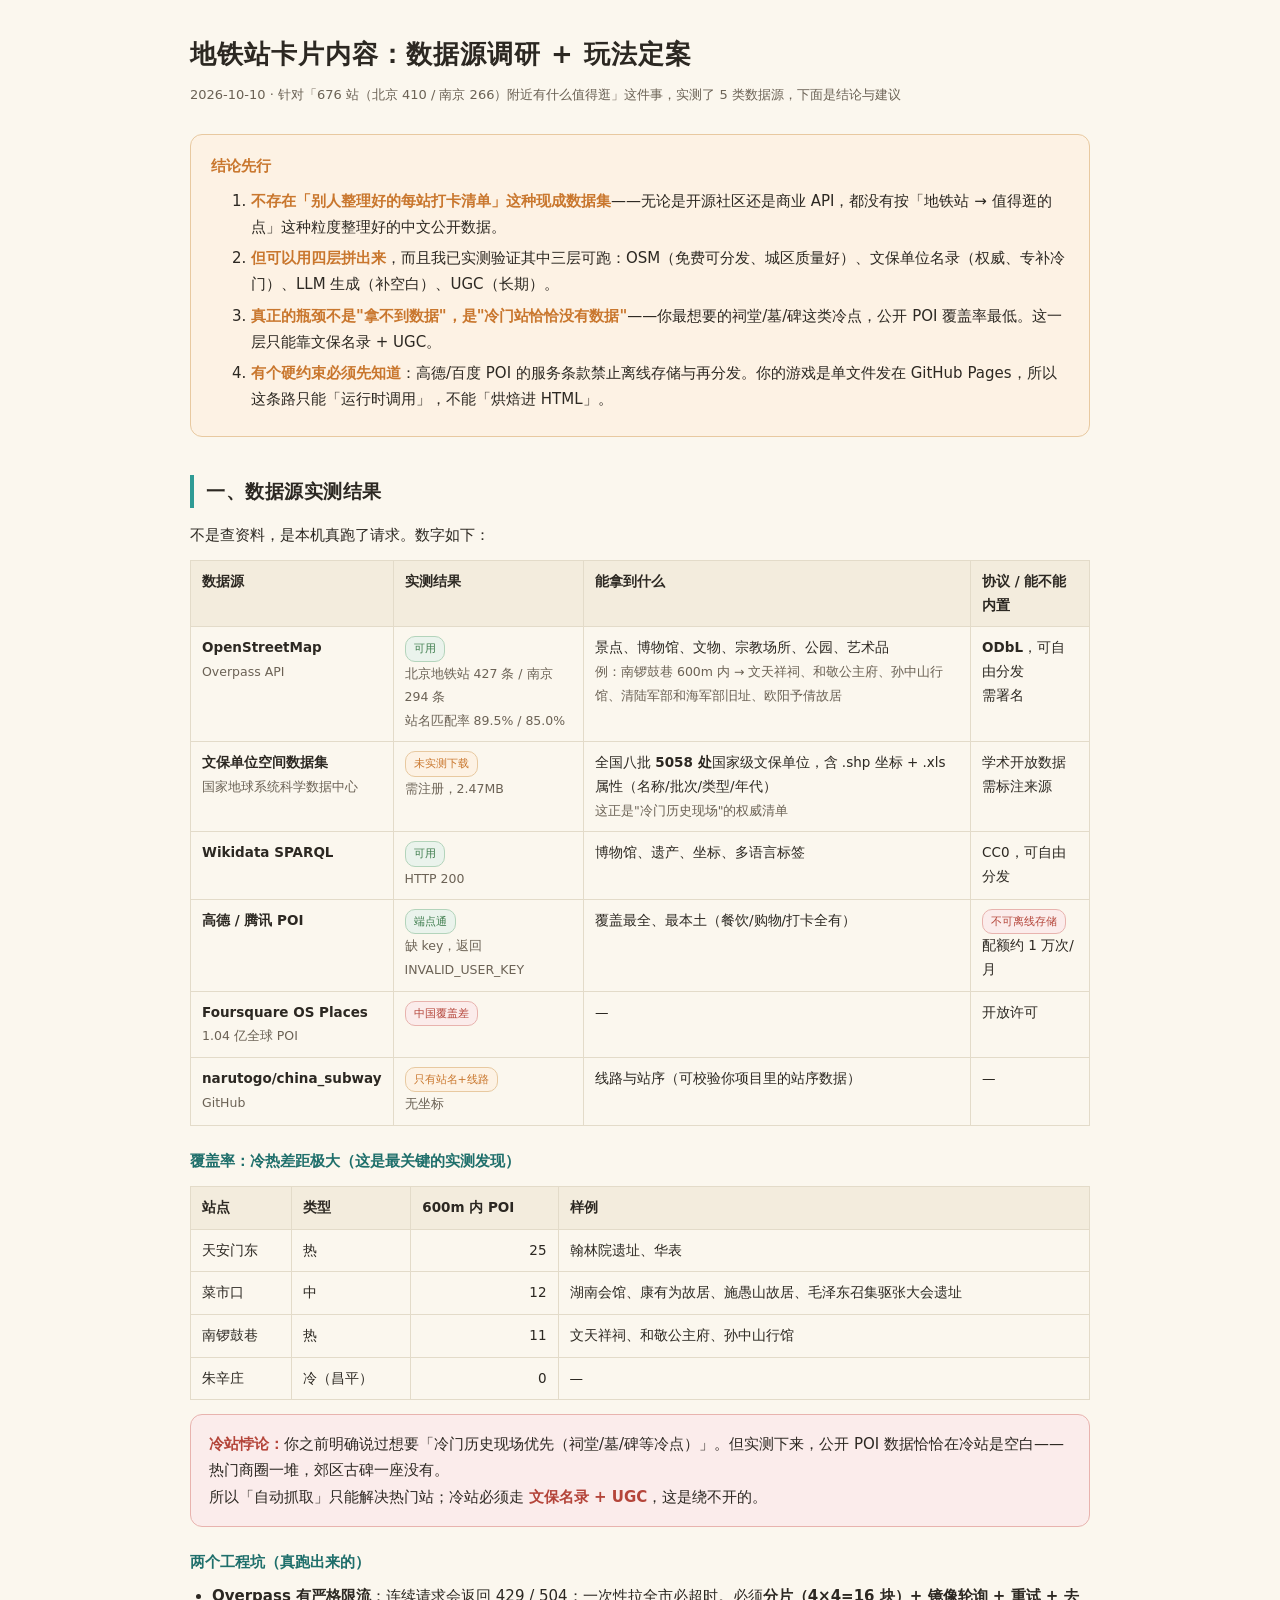
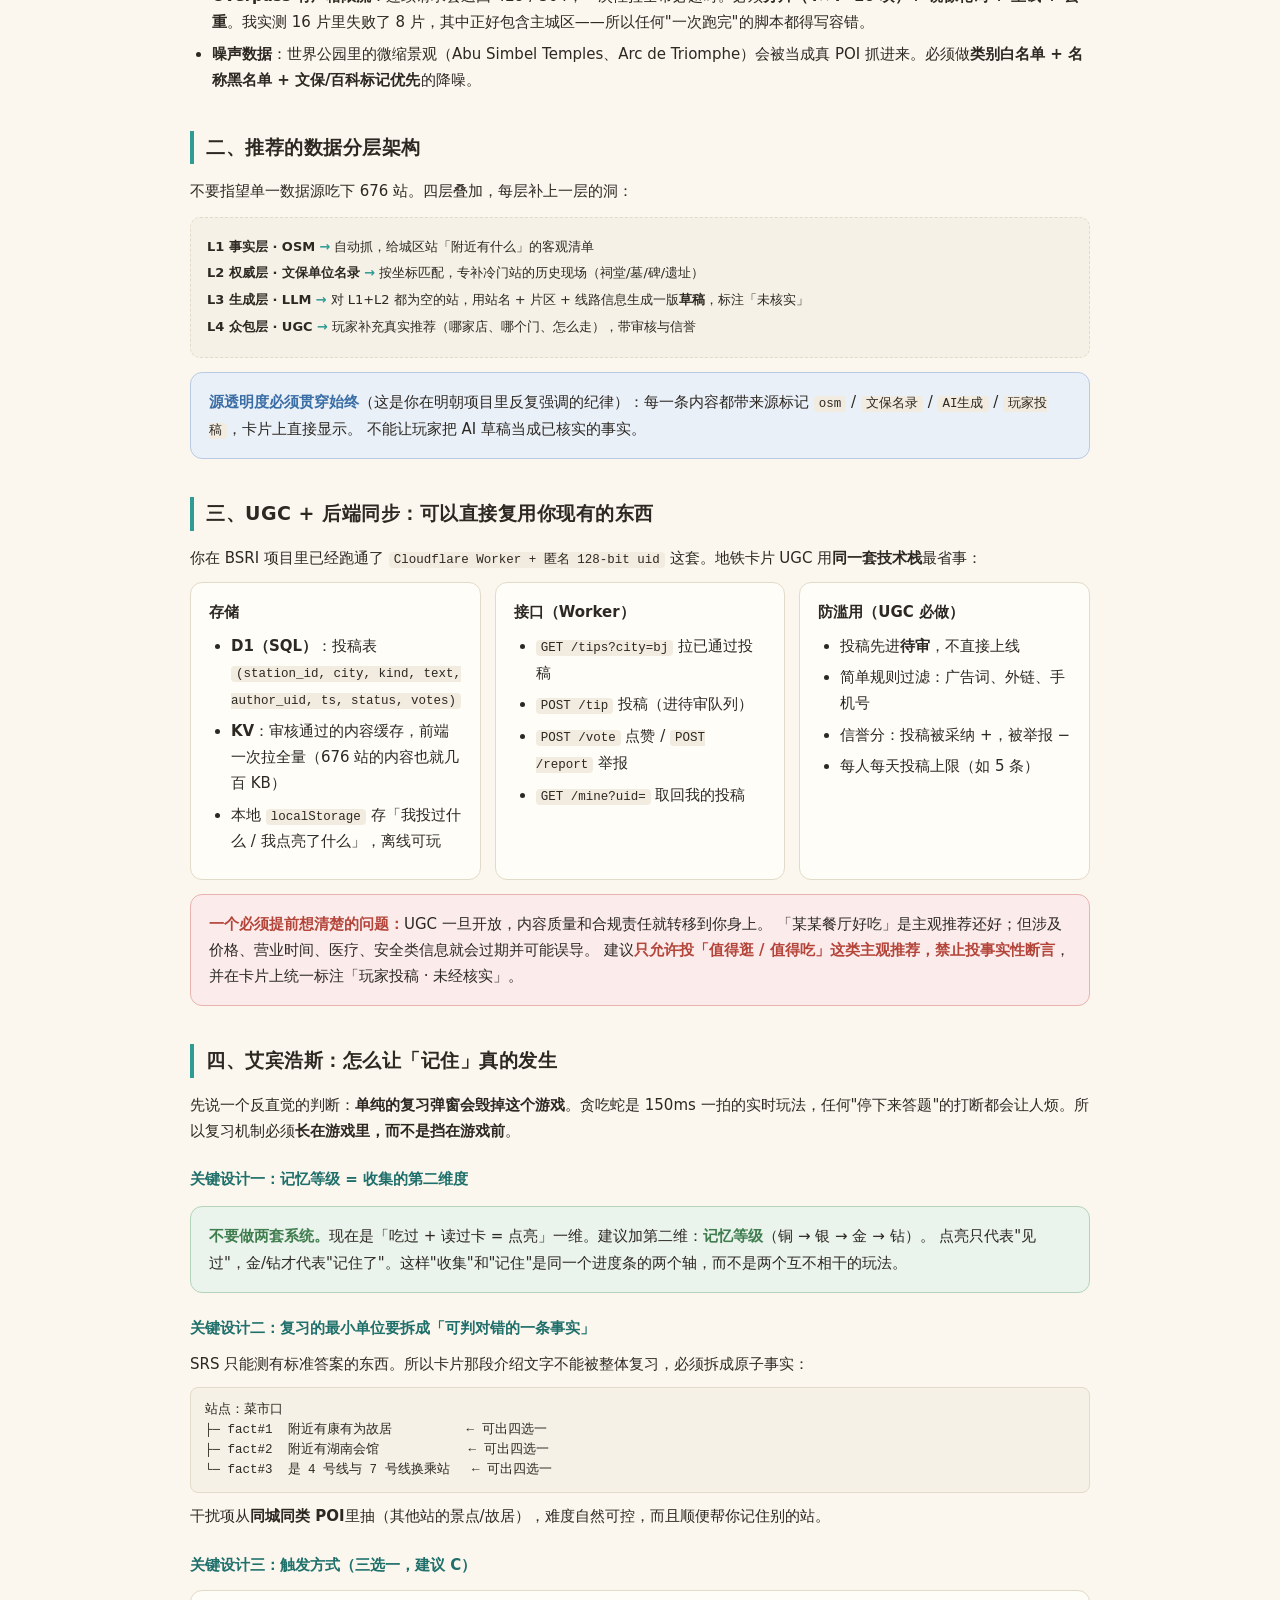
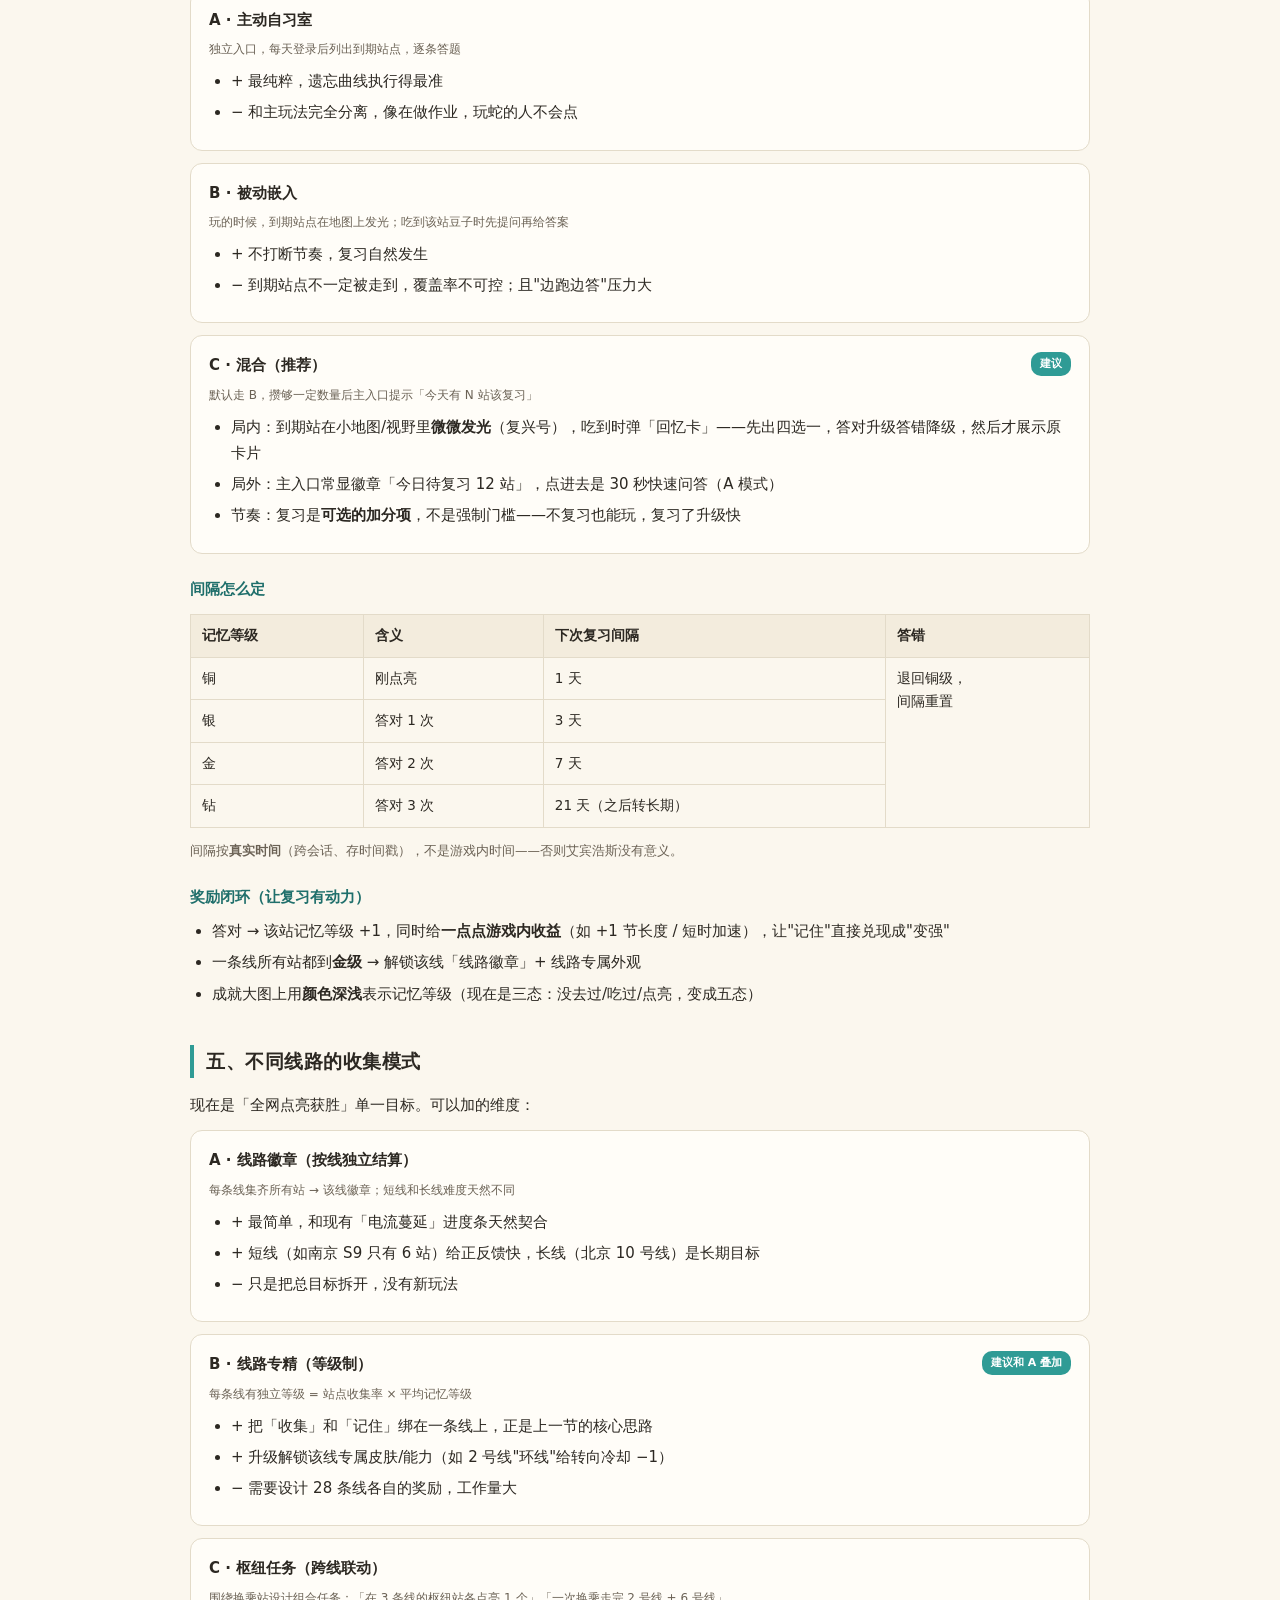
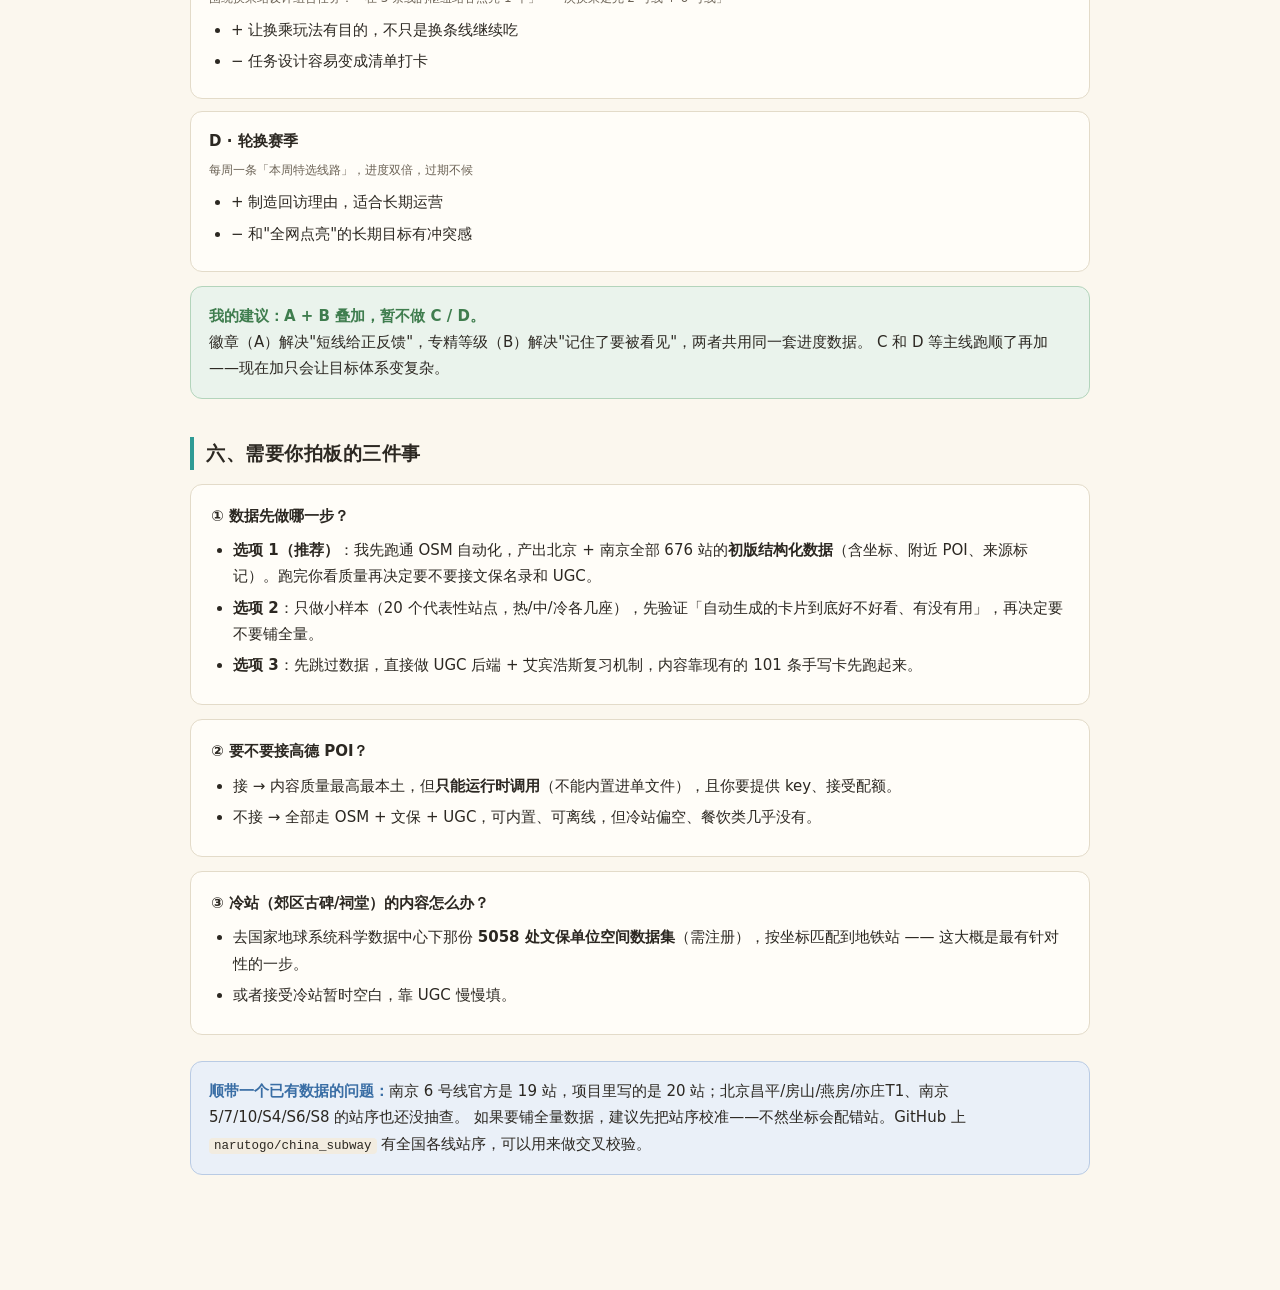
<file: station-data-plan.html>
<!DOCTYPE html>
<html lang="zh-CN">
<head>
<meta charset="UTF-8">
<meta name="viewport" content="width=device-width,initial-scale=1">
<title>地铁站卡片内容 · 数据源调研与玩法定案</title>
<style>
  :root{
    --bg:#fbf7ee; --paper:#fffdf8; --ink:#2c2822; --ink-soft:#6b6255;
    --line:#e3dbc9; --teal:#2f9b95; --teal-d:#1f6f6b;
    --amber:#c9772e; --amber-bg:#fdf2e4; --red:#b4453a; --red-bg:#fbeceb;
    --green:#3f7d4e; --green-bg:#eaf3ec; --blue:#3a6ea5; --blue-bg:#eaf0f8;
  }
  *{box-sizing:border-box}
  body{margin:0;background:var(--bg);color:var(--ink);
    font-family:"PingFang SC","Microsoft YaHei","Hiragino Sans GB",system-ui,sans-serif;
    line-height:1.75;font-size:15px;}
  .wrap{max-width:940px;margin:0 auto;padding:32px 20px 80px}
  h1{font-size:26px;margin:0 0 6px;letter-spacing:1px}
  .sub{color:var(--ink-soft);font-size:13px;margin-bottom:28px}
  h2{font-size:19px;margin:38px 0 14px;padding-left:12px;border-left:4px solid var(--teal);letter-spacing:.5px}
  h3{font-size:15px;margin:22px 0 8px;color:var(--teal-d)}
  p{margin:10px 0}
  .card{background:var(--paper);border:1px solid var(--line);border-radius:12px;padding:18px 20px;margin:14px 0}
  .verdict{background:var(--amber-bg);border:1px solid #e8c9a0;border-radius:12px;padding:18px 20px;margin:20px 0}
  .verdict b{color:var(--amber)}
  .warn{background:var(--red-bg);border:1px solid #e8b3ae;border-radius:12px;padding:16px 18px;margin:14px 0}
  .warn b{color:var(--red)}
  .good{background:var(--green-bg);border:1px solid #b3d4bb;border-radius:12px;padding:16px 18px;margin:14px 0}
  .good b{color:var(--green)}
  .note{background:var(--blue-bg);border:1px solid #b9cbe4;border-radius:12px;padding:16px 18px;margin:14px 0}
  .note b{color:var(--blue)}
  table{width:100%;border-collapse:collapse;margin:12px 0;font-size:13.5px}
  th,td{border:1px solid var(--line);padding:9px 11px;text-align:left;vertical-align:top}
  th{background:#f3ecdd;font-weight:600}
  td.num{text-align:right;font-variant-numeric:tabular-nums}
  .tag{display:inline-block;font-size:11px;padding:2px 8px;border-radius:10px;margin-right:5px;vertical-align:middle}
  .t-ok{background:var(--green-bg);color:var(--green);border:1px solid #b3d4bb}
  .t-no{background:var(--red-bg);color:var(--red);border:1px solid #e8b3ae}
  .t-mid{background:var(--amber-bg);color:var(--amber);border:1px solid #e8c9a0}
  code{background:#f2ece0;padding:1px 5px;border-radius:4px;font-size:12.5px;
    font-family:"SFMono-Regular",Consolas,monospace}
  pre{background:#f6f1e6;border:1px solid var(--line);border-radius:8px;padding:12px 14px;
    overflow-x:auto;font-size:12.5px;line-height:1.6;margin:10px 0}
  .cols{display:flex;gap:14px;flex-wrap:wrap}
  .col{flex:1 1 260px;background:var(--paper);border:1px solid var(--line);border-radius:12px;padding:16px 18px}
  .col h4{margin:0 0 8px;font-size:15px}
  .opt{background:var(--paper);border:1px solid var(--line);border-radius:12px;padding:16px 18px;margin:12px 0}
  .opt h4{margin:0 0 6px;font-size:15px;color:var(--ink)}
  .opt .meta{font-size:12px;color:var(--ink-soft);margin-bottom:8px}
  ul{margin:8px 0;padding-left:22px}
  li{margin:5px 0}
  .flow{font-size:13px;background:#f6f1e6;border:1px dashed var(--line);border-radius:10px;padding:14px 16px;margin:12px 0}
  .flow div{margin:4px 0}
  .arrow{color:var(--teal);font-weight:700}
  .small{font-size:12.5px;color:var(--ink-soft)}
  .rec{float:right;font-size:11px;background:var(--teal);color:#fff;padding:2px 9px;border-radius:10px;margin-left:8px}
</style>
</head>
<body>
<div class="wrap">

<h1>地铁站卡片内容：数据源调研 + 玩法定案</h1>
<div class="sub">2026-10-10 · 针对「676 站（北京 410 / 南京 266）附近有什么值得逛」这件事，实测了 5 类数据源，下面是结论与建议</div>

<div class="verdict">
<b>结论先行</b>
<ol style="margin:8px 0 0">
<li><b>不存在「别人整理好的每站打卡清单」这种现成数据集</b>——无论是开源社区还是商业 API，都没有按「地铁站 → 值得逛的点」这种粒度整理好的中文公开数据。</li>
<li><b>但可以用四层拼出来</b>，而且我已实测验证其中三层可跑：OSM（免费可分发、城区质量好）、文保单位名录（权威、专补冷门）、LLM 生成（补空白）、UGC（长期）。</li>
<li><b>真正的瓶颈不是"拿不到数据"，是"冷门站恰恰没有数据"</b>——你最想要的祠堂/墓/碑这类冷点，公开 POI 覆盖率最低。这一层只能靠文保名录 + UGC。</li>
<li><b>有个硬约束必须先知道</b>：高德/百度 POI 的服务条款禁止离线存储与再分发。你的游戏是单文件发在 GitHub Pages，所以这条路只能「运行时调用」，不能「烘焙进 HTML」。</li>
</ol>
</div>

<h2>一、数据源实测结果</h2>
<p>不是查资料，是本机真跑了请求。数字如下：</p>

<table>
<tr><th>数据源</th><th>实测结果</th><th>能拿到什么</th><th>协议 / 能不能内置</th></tr>
<tr>
  <td><b>OpenStreetMap</b><br><span class="small">Overpass API</span></td>
  <td><span class="tag t-ok">可用</span><br><span class="small">北京地铁站 427 条 / 南京 294 条<br>站名匹配率 89.5% / 85.0%</span></td>
  <td>景点、博物馆、文物、宗教场所、公园、艺术品<br><span class="small">例：南锣鼓巷 600m 内 → 文天祥祠、和敬公主府、孙中山行馆、清陆军部和海军部旧址、欧阳予倩故居</span></td>
  <td><b>ODbL</b>，可自由分发<br>需署名</td>
</tr>
<tr>
  <td><b>文保单位空间数据集</b><br><span class="small">国家地球系统科学数据中心</span></td>
  <td><span class="tag t-mid">未实测下载</span><br><span class="small">需注册，2.47MB</span></td>
  <td>全国八批 <b>5058 处</b>国家级文保单位，含 .shp 坐标 + .xls 属性（名称/批次/类型/年代）<br><span class="small">这正是"冷门历史现场"的权威清单</span></td>
  <td>学术开放数据<br>需标注来源</td>
</tr>
<tr>
  <td><b>Wikidata SPARQL</b></td>
  <td><span class="tag t-ok">可用</span><br><span class="small">HTTP 200</span></td>
  <td>博物馆、遗产、坐标、多语言标签</td>
  <td>CC0，可自由分发</td>
</tr>
<tr>
  <td><b>高德 / 腾讯 POI</b></td>
  <td><span class="tag t-ok">端点通</span><br><span class="small">缺 key，返回 INVALID_USER_KEY</span></td>
  <td>覆盖最全、最本土（餐饮/购物/打卡全有）</td>
  <td><span class="tag t-no">不可离线存储</span><br>配额约 1 万次/月</td>
</tr>
<tr>
  <td><b>Foursquare OS Places</b><br><span class="small">1.04 亿全球 POI</span></td>
  <td><span class="tag t-no">中国覆盖差</span></td>
  <td>—</td>
  <td>开放许可</td>
</tr>
<tr>
  <td><b>narutogo/china_subway</b><br><span class="small">GitHub</span></td>
  <td><span class="tag t-mid">只有站名+线路</span><br><span class="small">无坐标</span></td>
  <td>线路与站序（可校验你项目里的站序数据）</td>
  <td>—</td>
</tr>
</table>

<h3>覆盖率：冷热差距极大（这是最关键的实测发现）</h3>
<table>
<tr><th>站点</th><th>类型</th><th>600m 内 POI</th><th>样例</th></tr>
<tr><td>天安门东</td><td>热</td><td class="num">25</td><td>翰林院遗址、华表</td></tr>
<tr><td>菜市口</td><td>中</td><td class="num">12</td><td>湖南会馆、康有为故居、施愚山故居、毛泽东召集驱张大会遗址</td></tr>
<tr><td>南锣鼓巷</td><td>热</td><td class="num">11</td><td>文天祥祠、和敬公主府、孙中山行馆</td></tr>
<tr><td>朱辛庄</td><td>冷（昌平）</td><td class="num">0</td><td>—</td></tr>
</table>

<div class="warn">
<b>冷站悖论：</b>你之前明确说过想要「冷门历史现场优先（祠堂/墓/碑等冷点）」。但实测下来，公开 POI 数据恰恰在冷站是空白——热门商圈一堆，郊区古碑一座没有。<br>
所以「自动抓取」只能解决热门站；冷站必须走 <b>文保名录 + UGC</b>，这是绕不开的。
</div>

<h3>两个工程坑（真跑出来的）</h3>
<ul>
<li><b>Overpass 有严格限流</b>：连续请求会返回 429 / 504；一次性拉全市必超时。必须<b>分片（4×4=16 块）+ 镜像轮询 + 重试 + 去重</b>。我实测 16 片里失败了 8 片，其中正好包含主城区——所以任何"一次跑完"的脚本都得写容错。</li>
<li><b>噪声数据</b>：世界公园里的微缩景观（Abu Simbel Temples、Arc de Triomphe）会被当成真 POI 抓进来。必须做<b>类别白名单 + 名称黑名单 + 文保/百科标记优先</b>的降噪。</li>
</ul>

<h2>二、推荐的数据分层架构</h2>
<p>不要指望单一数据源吃下 676 站。四层叠加，每层补上一层的洞：</p>

<div class="flow">
<div><b>L1 事实层 · OSM</b> <span class="arrow">→</span> 自动抓，给城区站「附近有什么」的客观清单</div>
<div><b>L2 权威层 · 文保单位名录</b> <span class="arrow">→</span> 按坐标匹配，专补冷门站的历史现场（祠堂/墓/碑/遗址）</div>
<div><b>L3 生成层 · LLM</b> <span class="arrow">→</span> 对 L1+L2 都为空的站，用站名 + 片区 + 线路信息生成一版<b>草稿</b>，标注「未核实」</div>
<div><b>L4 众包层 · UGC</b> <span class="arrow">→</span> 玩家补充真实推荐（哪家店、哪个门、怎么走），带审核与信誉</div>
</div>

<div class="note">
<b>源透明度必须贯穿始终</b>（这是你在明朝项目里反复强调的纪律）：每一条内容都带来源标记
<code>osm</code> / <code>文保名录</code> / <code>AI生成</code> / <code>玩家投稿</code>，卡片上直接显示。
不能让玩家把 AI 草稿当成已核实的事实。
</div>

<h2>三、UGC + 后端同步：可以直接复用你现有的东西</h2>
<p>你在 BSRI 项目里已经跑通了 <code>Cloudflare Worker + 匿名 128-bit uid</code> 这套。地铁卡片 UGC 用<b>同一套技术栈</b>最省事：</p>

<div class="cols">
<div class="col">
<h4>存储</h4>
<ul>
<li><b>D1（SQL）</b>：投稿表 <code>(station_id, city, kind, text, author_uid, ts, status, votes)</code></li>
<li><b>KV</b>：审核通过的内容缓存，前端一次拉全量（676 站的内容也就几百 KB）</li>
<li>本地 <code>localStorage</code> 存「我投过什么 / 我点亮了什么」，离线可玩</li>
</ul>
</div>
<div class="col">
<h4>接口（Worker）</h4>
<ul>
<li><code>GET /tips?city=bj</code> 拉已通过投稿</li>
<li><code>POST /tip</code> 投稿（进待审队列）</li>
<li><code>POST /vote</code> 点赞 / <code>POST /report</code> 举报</li>
<li><code>GET /mine?uid=</code> 取回我的投稿</li>
</ul>
</div>
<div class="col">
<h4>防滥用（UGC 必做）</h4>
<ul>
<li>投稿先进<b>待审</b>，不直接上线</li>
<li>简单规则过滤：广告词、外链、手机号</li>
<li>信誉分：投稿被采纳 +，被举报 −</li>
<li>每人每天投稿上限（如 5 条）</li>
</ul>
</div>
</div>

<div class="warn">
<b>一个必须提前想清楚的问题：</b>UGC 一旦开放，内容质量和合规责任就转移到你身上。
「某某餐厅好吃」是主观推荐还好；但涉及价格、营业时间、医疗、安全类信息就会过期并可能误导。
建议<b>只允许投「值得逛 / 值得吃」这类主观推荐，禁止投事实性断言</b>，并在卡片上统一标注「玩家投稿 · 未经核实」。
</div>

<h2>四、艾宾浩斯：怎么让「记住」真的发生</h2>

<p>先说一个反直觉的判断：<b>单纯的复习弹窗会毁掉这个游戏</b>。贪吃蛇是 150ms 一拍的实时玩法，任何"停下来答题"的打断都会让人烦。所以复习机制必须<b>长在游戏里，而不是挡在游戏前</b>。</p>

<h3>关键设计一：记忆等级 = 收集的第二维度</h3>
<div class="good">
<b>不要做两套系统。</b>现在是「吃过 + 读过卡 = 点亮」一维。建议加第二维：<b>记忆等级</b>（铜 → 银 → 金 → 钻）。
点亮只代表"见过"，金/钻才代表"记住了"。这样"收集"和"记住"是同一个进度条的两个轴，而不是两个互不相干的玩法。
</div>

<h3>关键设计二：复习的最小单位要拆成「可判对错的一条事实」</h3>
<p>SRS 只能测有标准答案的东西。所以卡片那段介绍文字不能被整体复习，必须拆成原子事实：</p>
<pre>站点：菜市口
├─ fact#1  附近有康有为故居          ← 可出四选一
├─ fact#2  附近有湖南会馆            ← 可出四选一
└─ fact#3  是 4 号线与 7 号线换乘站   ← 可出四选一</pre>
<p>干扰项从<b>同城同类 POI</b>里抽（其他站的景点/故居），难度自然可控，而且顺便帮你记住别的站。</p>

<h3>关键设计三：触发方式（三选一，建议 C）</h3>

<div class="opt">
<h4>A · 主动自习室</h4>
<div class="meta">独立入口，每天登录后列出到期站点，逐条答题</div>
<ul><li>+ 最纯粹，遗忘曲线执行得最准</li><li>− 和主玩法完全分离，像在做作业，玩蛇的人不会点</li></ul>
</div>

<div class="opt">
<h4>B · 被动嵌入</h4>
<div class="meta">玩的时候，到期站点在地图上发光；吃到该站豆子时先提问再给答案</div>
<ul><li>+ 不打断节奏，复习自然发生</li><li>− 到期站点不一定被走到，覆盖率不可控；且"边跑边答"压力大</li></ul>
</div>

<div class="opt">
<h4>C · 混合（推荐）<span class="rec">建议</span></h4>
<div class="meta">默认走 B，攒够一定数量后主入口提示「今天有 N 站该复习」</div>
<ul>
<li>局内：到期站在小地图/视野里<b>微微发光</b>（复兴号），吃到时弹「回忆卡」——先出四选一，答对升级答错降级，然后才展示原卡片</li>
<li>局外：主入口常显徽章「今日待复习 12 站」，点进去是 30 秒快速问答（A 模式）</li>
<li>节奏：复习是<b>可选的加分项</b>，不是强制门槛——不复习也能玩，复习了升级快</li>
</ul>
</div>

<h3>间隔怎么定</h3>
<table>
<tr><th>记忆等级</th><th>含义</th><th>下次复习间隔</th><th>答错</th></tr>
<tr><td>铜</td><td>刚点亮</td><td>1 天</td><td rowspan="4">退回铜级，<br>间隔重置</td></tr>
<tr><td>银</td><td>答对 1 次</td><td>3 天</td></tr>
<tr><td>金</td><td>答对 2 次</td><td>7 天</td></tr>
<tr><td>钻</td><td>答对 3 次</td><td>21 天（之后转长期）</td></tr>
</table>
<p class="small">间隔按<b>真实时间</b>（跨会话、存时间戳），不是游戏内时间——否则艾宾浩斯没有意义。</p>

<h3>奖励闭环（让复习有动力）</h3>
<ul>
<li>答对 → 该站记忆等级 +1，同时给<b>一点点游戏内收益</b>（如 +1 节长度 / 短时加速），让"记住"直接兑现成"变强"</li>
<li>一条线所有站都到<b>金级</b> → 解锁该线「线路徽章」+ 线路专属外观</li>
<li>成就大图上用<b>颜色深浅</b>表示记忆等级（现在是三态：没去过/吃过/点亮，变成五态）</li>
</ul>

<h2>五、不同线路的收集模式</h2>
<p>现在是「全网点亮获胜」单一目标。可以加的维度：</p>

<div class="opt">
<h4>A · 线路徽章（按线独立结算）</h4>
<div class="meta">每条线集齐所有站 → 该线徽章；短线和长线难度天然不同</div>
<ul><li>+ 最简单，和现有「电流蔓延」进度条天然契合</li><li>+ 短线（如南京 S9 只有 6 站）给正反馈快，长线（北京 10 号线）是长期目标</li><li>− 只是把总目标拆开，没有新玩法</li></ul>
</div>

<div class="opt">
<h4>B · 线路专精（等级制）<span class="rec">建议和 A 叠加</span></h4>
<div class="meta">每条线有独立等级 = 站点收集率 × 平均记忆等级</div>
<ul><li>+ 把「收集」和「记住」绑在一条线上，正是上一节的核心思路</li><li>+ 升级解锁该线专属皮肤/能力（如 2 号线"环线"给转向冷却 −1）</li><li>− 需要设计 28 条线各自的奖励，工作量大</li></ul>
</div>

<div class="opt">
<h4>C · 枢纽任务（跨线联动）</h4>
<div class="meta">围绕换乘站设计组合任务：「在 3 条线的枢纽站各点亮 1 个」「一次换乘走完 2 号线 + 6 号线」</div>
<ul><li>+ 让换乘玩法有目的，不只是换条线继续吃</li><li>− 任务设计容易变成清单打卡</li></ul>
</div>

<div class="opt">
<h4>D · 轮换赛季</h4>
<div class="meta">每周一条「本周特选线路」，进度双倍，过期不候</div>
<ul><li>+ 制造回访理由，适合长期运营</li><li>− 和"全网点亮"的长期目标有冲突感</li></ul>
</div>

<div class="good">
<b>我的建议：A + B 叠加，暂不做 C / D。</b><br>
徽章（A）解决"短线给正反馈"，专精等级（B）解决"记住了要被看见"，两者共用同一套进度数据。
C 和 D 等主线跑顺了再加——现在加只会让目标体系变复杂。
</div>

<h2>六、需要你拍板的三件事</h2>

<div class="card">
<b>① 数据先做哪一步？</b>
<ul>
<li><b>选项 1（推荐）</b>：我先跑通 OSM 自动化，产出北京 + 南京全部 676 站的<b>初版结构化数据</b>（含坐标、附近 POI、来源标记）。跑完你看质量再决定要不要接文保名录和 UGC。</li>
<li><b>选项 2</b>：只做小样本（20 个代表性站点，热/中/冷各几座），先验证「自动生成的卡片到底好不好看、有没有用」，再决定要不要铺全量。</li>
<li><b>选项 3</b>：先跳过数据，直接做 UGC 后端 + 艾宾浩斯复习机制，内容靠现有的 101 条手写卡先跑起来。</li>
</ul>
</div>

<div class="card">
<b>② 要不要接高德 POI？</b>
<ul>
<li>接 → 内容质量最高最本土，但<b>只能运行时调用</b>（不能内置进单文件），且你要提供 key、接受配额。</li>
<li>不接 → 全部走 OSM + 文保 + UGC，可内置、可离线，但冷站偏空、餐饮类几乎没有。</li>
</ul>
</div>

<div class="card">
<b>③ 冷站（郊区古碑/祠堂）的内容怎么办？</b>
<ul>
<li>去国家地球系统科学数据中心下那份 <b>5058 处文保单位空间数据集</b>（需注册），按坐标匹配到地铁站 —— 这大概是最有针对性的一步。</li>
<li>或者接受冷站暂时空白，靠 UGC 慢慢填。</li>
</ul>
</div>

<div class="note" style="margin-top:26px">
<b>顺带一个已有数据的问题：</b>南京 6 号线官方是 19 站，项目里写的是 20 站；北京昌平/房山/燕房/亦庄T1、南京 5/7/10/S4/S6/S8 的站序也还没抽查。
如果要铺全量数据，建议先把站序校准——不然坐标会配错站。GitHub 上 <code>narutogo/china_subway</code> 有全国各线站序，可以用来做交叉校验。
</div>

</div>
</body>
</html>
</file>
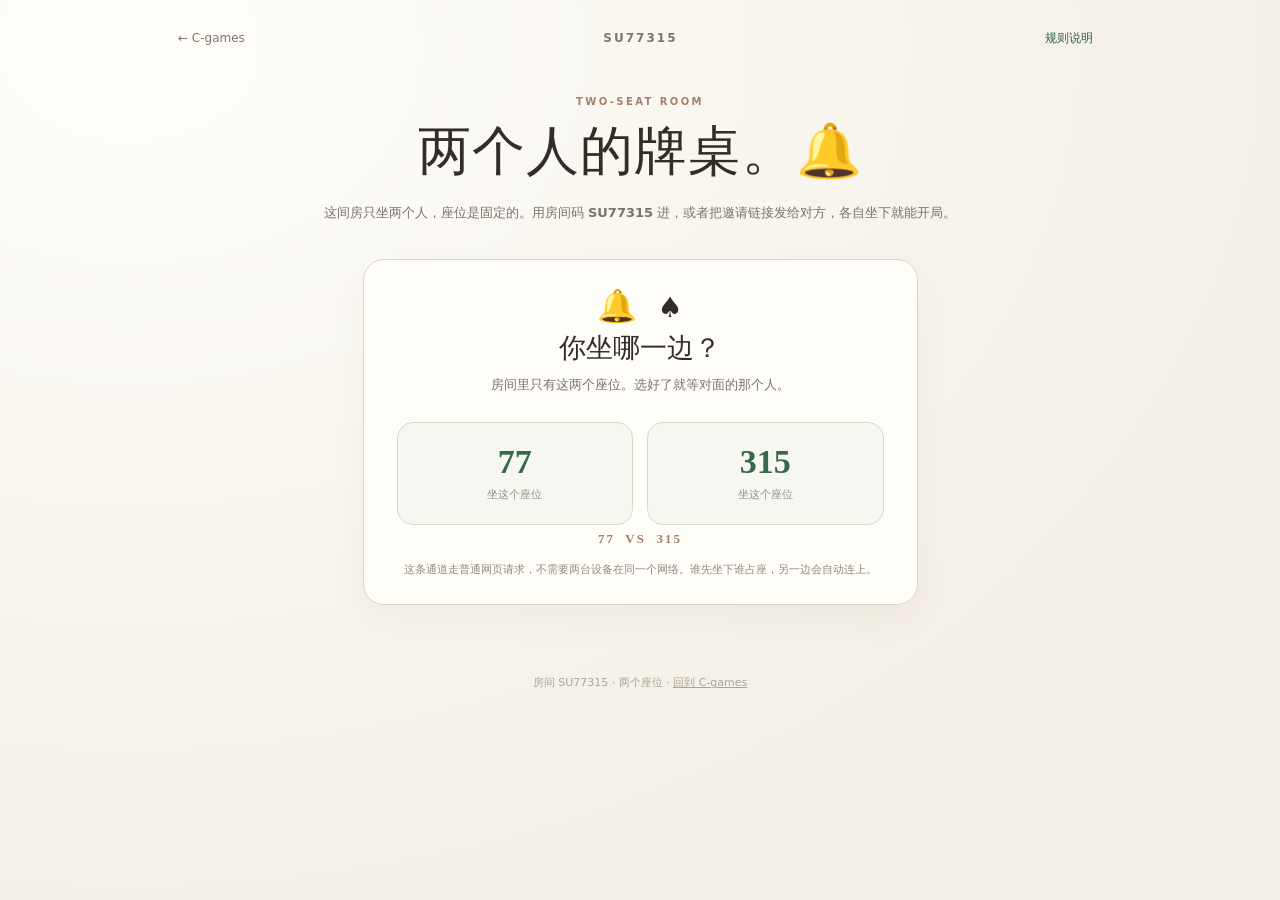
<file: bell/duel/relay.html>
<!doctype html>
<html lang="zh-CN">
<head>
<meta charset="utf-8">
<meta name="viewport" content="width=device-width,initial-scale=1,viewport-fit=cover">
<meta name="theme-color" content="#f2eee5">
<meta name="description" content="两个人的心脏病房间：房间码 SU77315，两个固定座位。">
<title>心脏病 · 双人房间 SU77315 · C-games</title>
<link rel="stylesheet" href="../multi/style.css">
<style>
 /* 两人牌桌：座位列表与牌桌都改成两列 */
 .roster{grid-template-columns:repeat(2,minmax(0,1fr))}
 .game-board{grid-template-columns:repeat(2,minmax(0,1fr))}
 .seat-choices{display:grid;grid-template-columns:repeat(2,minmax(0,1fr));gap:14px;margin:24px 0 6px}
 .seat-btn{border:1px solid var(--line);background:#f7f7f1;border-radius:16px;padding:22px 12px;
   display:flex;flex-direction:column;align-items:center;gap:8px;cursor:pointer;font-family:inherit;
   transition:background .18s,border-color .18s,transform .18s}
 .seat-btn:hover{background:#eef4ec;border-color:#cddfcf;transform:translateY(-2px)}
 .seat-btn .seat-num{font:600 34px Georgia,serif;color:#35684d;line-height:1}
 .seat-btn small{font-size:11px;color:#958f85}
 .seat .number.me{background:var(--green);color:#fff}
 .seat .seat-num-big{font:600 15px Georgia,serif;color:#35684d}
 .vs-line{text-align:center;font:600 13px Georgia,serif;color:#a57f68;letter-spacing:2px;margin:0 0 4px}
 .code-line{flex-wrap:wrap;justify-content:flex-end}
 .room-bar{flex-wrap:wrap}
 .play-card{width:min(100%,132px)}
 @media(max-width:720px){.play-card{width:min(100%,96px)}}
 @media(max-width:360px){.play-card{width:72px}}
 a.btn{display:inline-flex;align-items:center;justify-content:center;text-decoration:none;color:inherit;font-family:inherit}
 /* 稳定通道诊断条：把「到底连没连上」直接写在页面上，不用开控制台 */
 .diag-line{display:flex;flex-wrap:wrap;gap:6px 16px;align-items:center;
   border:1px solid var(--line);background:#f7f7f1;border-radius:12px;
   padding:9px 14px;margin:0 0 18px;font-size:12px;color:#6d675e}
 .diag-line strong{color:#35684d;font-weight:600}
 .diag-line .diag-ok{color:#35684d}
 .diag-line .diag-wait{color:#a57f68}
 .diag-line a{margin-left:auto;color:#6d675e}
</style>
<script defer src="../multi/core.js"></script>
<script defer src="./relay.js"></script>
</head>
<body>
<div class="site">
<header class="top"><a href="../../" class="back">← C-games</a><span class="brand">SU77315</span><button id="rulesButton" class="text-btn" type="button">规则说明</button></header>
<main>
 <div class="heading"><p class="eyebrow">TWO-SEAT ROOM</p><h1>两个人的牌桌。<span>🔔</span></h1><p>这间房只坐两个人，座位是固定的。用房间码 <strong>SU77315</strong> 进，或者把邀请链接发给对方，各自坐下就能开局。</p></div>

 <section id="gate" class="panel welcome hidden">
  <div class="mode-symbol">🔒</div>
  <h2>房间码不对</h2>
  <p class="muted">这个房间的码是 <strong>SU77315</strong>。回大厅重新输一次，或者找坐在里面的人要邀请链接。</p>
  <div class="actions"><a class="btn primary" href="../">回心脏病大厅</a></div>
 </section>

 <section id="seatPicker" class="panel welcome">
  <div class="mode-symbol">🔔 <span>♠</span></div>
  <h2>你坐哪一边？</h2>
  <p class="muted">房间里只有这两个座位。选好了就等对面的那个人。</p>
  <div class="seat-choices">
    <button class="seat-btn" data-seat="0" type="button"><span class="seat-num">77</span><small>坐这个座位</small></button>
    <button class="seat-btn" data-seat="1" type="button"><span class="seat-num">315</span><small>坐这个座位</small></button>
  </div>
  <p class="vs-line">77 &nbsp;VS&nbsp; 315</p>
  <p class="tiny" id="pickNote">这条通道走普通网页请求，不需要两台设备在同一个网络。谁先坐下谁占座，另一边会自动连上。</p>
 </section>

 <section id="roomView" class="hidden">
  <div class="room-bar"><div><span class="status-light" id="networkDot"></span><span id="networkText" role="status">正在连接…</span></div><div class="code-line"><span>房间码 <strong>SU77315</strong></span><button id="copyButton" class="text-btn" type="button">复制邀请链接</button><button id="reconnectButton" class="text-btn" type="button">重新连接</button></div></div>
  <p class="diag-line" id="diagLine" role="status">
    <span>通道 <strong>稳定通道</strong></span>
    <span id="diagSeat">座位 —</span>
    <span id="diagLink" class="diag-wait">订阅中…</span>
    <span id="diagPeer" class="diag-wait">对方 —</span>
    <span id="diagBuild">v2</span>
    <a href="./?room=SU77315">切到直连版 ↗</a>
  </p>
  <div class="tabs" role="group" aria-label="游戏玩法">
    <button type="button" id="classicTab" class="tab selected" aria-pressed="true">🍓 德国心脏病</button>
    <button type="button" id="panTab" class="tab" aria-pressed="false">♠ 潘神心脏病</button>
  </div>

  <section id="lobby" class="panel lobby">
    <div class="section-head"><div><p class="eyebrow">WAITING ROOM</p><h2>等对面的那个人坐下。</h2></div><span class="mini-pill" id="lobbyCount">0 / 2 人</span></div>
    <p class="muted">座位是固定的：左边永远是 77，右边永远是 315，与谁先打开无关。</p>
    <div id="roster" class="roster" aria-live="polite"></div>
    <p id="lobbyHint" class="lobby-hint" role="status">把链接发给对方，等 TA 坐下。</p>
    <div class="actions"><button id="readyButton" type="button" class="btn primary" disabled>我准备好了</button><button id="startButton" type="button" class="btn primary hidden" disabled>等待大家准备</button></div>
    <p class="tiny" id="hostNote">两边都坐下并点准备后即可开局。</p>
  </section>

  <section id="playing" class="hidden">
    <div class="game-head"><div><p class="eyebrow">ON THE TABLE</p><h2 id="gameTitle">德国心脏病</h2></div><div class="time-wrap"><span id="roundLabel">抢铃游戏</span><strong id="clock">—</strong></div></div>
    <div id="gameBoard" class="game-board" aria-label="场上每人的明牌"></div>
    <div class="bell-dock">
      <button id="bellButton" class="bell" type="button" disabled aria-label="抢铃">🔔</button>
      <div class="dock-actions"><p id="gameMessage" aria-live="polite">等待翻牌…</p><button id="flipButton" type="button" class="btn primary" disabled>翻一张牌</button></div>
    </div>
    <div class="game-bottom"><div id="scoreboard" class="scores"></div><button id="resetButton" type="button" class="btn outline">返回座位</button></div>
    <p class="tiny">电脑用 Enter 翻牌、空格抢铃；手机点大铃铛。抢铃由 77 端统一裁决。</p>
  </section>
 </section>
</main>
<footer>房间 SU77315 · 两个座位 · <a href="../../">回到 C-games</a></footer>
</div>
<div id="toast" class="toast" role="status" aria-live="polite"></div>
<dialog id="rulesDialog" class="rules"><button id="closeRules" type="button" class="close">×</button>
 <p class="eyebrow">HOW TO PLAY</p><h2>这间房怎么玩</h2>
 <p><strong>德国心脏病：</strong>56 张水果牌均分两人。轮流翻牌，只看各自面前最新翻出的牌；任何一种水果总量<strong>恰好 5</strong>，双方都能抢铃。抢中收走场上全部明牌；误拍赔一张牌给对方。</p>
 <p><strong>潘神心脏病：</strong>54 张扑克牌均分两人。出现 7、J、Q、K 或大小王，或者<strong>两人明牌数字之和是 7 的正倍数</strong>，即可拍铃。抢对 +2 分并收牌，抢错 −1 分并赔牌；3 分钟到时按积分、持牌数判定。</p>
 <p>这间房固定两个座位（77 和 315），房间码是 <strong>SU77315</strong>。当前使用<strong>稳定通道</strong>：翻牌、抢铃等消息通过普通网页请求同步，不要求两台设备在同一网络，也不需要打洞或中继穿透；77 端负责裁决抢铃。</p>
 <p class="muted">稳定通道不提供语音（语音需要点对点直连）。同一 WiFi 下可点房间里的「切到直连版」使用语音。</p>
 <button id="gotIt" class="btn primary" type="button">知道了</button>
</dialog>
</body>
</html>
</file>
<file: bell/style.css>
:root{color-scheme:light;--cream:#f4efe6;--ink:#302a26;--muted:#81776c;--red:#bb534a;--rose:#f3d5cc;--line:#dfd5c7;--green:#376957;--felt:#d7e0d4;--gold:#b78940}*{box-sizing:border-box}html,body{margin:0;min-height:100%;font-family:-apple-system,BlinkMacSystemFont,"PingFang SC","Microsoft YaHei",sans-serif;color:var(--ink)}body{background:radial-gradient(ellipse at 25% 0,#fffdf6 0%,var(--cream) 70%)}button,input{font:inherit}button{cursor:pointer;border:0}button:disabled{cursor:not-allowed;opacity:.47}a{color:inherit;text-decoration:none}.hidden{display:none!important}.page{max-width:1050px;margin:auto;padding:0 26px}.topbar{height:78px;display:flex;align-items:center;justify-content:space-between;font-size:12px}.home{color:var(--muted);padding:8px 0}.home:hover,.text-button:hover{color:var(--red)}.eyebrow{letter-spacing:2px;color:#aa9682;font-size:10px}.dot{padding:0 6px}.text-button{background:transparent;color:var(--ink);font-size:12px;padding:8px 0}.heading{text-align:center;margin:16px auto 28px}.kicker,.modal-eyebrow{font-size:11px;letter-spacing:3px;color:var(--red)}h1{font-family:Georgia,"STKaiti","KaiTi",serif;font-size:clamp(36px,5vw,54px);font-weight:500;margin:9px 0 7px;letter-spacing:3px}.sparkle{color:var(--gold);font-family:sans-serif;font-size:22px;vertical-align:top;margin-left:8px}.heading p{font-size:13px;color:var(--muted);letter-spacing:.6px}.panel{border:1px solid var(--line);box-shadow:0 15px 50px #60533b0c;background:#fffdf8;border-radius:20px}.welcome{max-width:550px;margin:32px auto 90px;padding:45px 38px 28px;text-align:center}.welcome-illustration{display:flex;gap:18px;align-items:center;justify-content:center;font-size:50px;margin-bottom:14px}.small-bell{font-size:48px;transform:rotate(-14deg);filter:drop-shadow(0 6px 5px #bb904333)}.welcome h2{font-family:Georgia,"STKaiti","KaiTi",serif;font-weight:500;font-size:27px;margin:10px}.welcome p{color:var(--muted);font-size:13px;line-height:1.9}.actions{display:flex;justify-content:center;gap:12px;margin:25px 0 22px}.primary,.outline{border-radius:12px;padding:13px 20px;font-weight:600;transition:transform .15s,background .15s,box-shadow .15s}.primary{background:var(--red);color:#fff;box-shadow:0 6px 16px #b44f4730}.primary:hover:not(:disabled){background:#a44740;transform:translateY(-1px)}.primary span{margin-left:10px}.outline{background:transparent;border:1px solid var(--line);color:var(--ink)}.outline:hover:not(:disabled){border-color:var(--gold);background:#fffbf1}.join-entry{max-width:280px;margin:22px auto;border-top:1px solid var(--line);padding-top:19px;text-align:left}.join-entry label{font-size:11px;color:var(--muted)}.join-box{display:flex;border-bottom:1px solid #cabead;align-items:center}.join-box input{min-width:0;flex:1;width:100%;padding:10px 0;border:0;background:transparent;outline:0;font-size:14px;letter-spacing:1px;text-transform:uppercase}.join-box .text-button{white-space:nowrap}.privacy-note{font-size:10px!important;color:#9c9286!important;margin-top:25px}.game-area{max-width:860px;margin:auto}.room-line{display:flex;align-items:center;justify-content:space-between;gap:12px;color:var(--muted);font-size:12px;margin:0 0 18px}.room-left,.room-right{display:flex;align-items:center;gap:8px}.status-dot{width:8px;height:8px;border-radius:50%;background:#d1bc91;box-shadow:0 0 0 3px #d1bc9124}.status-dot.live{background:#4d9873;box-shadow:0 0 0 4px #8ad6ae3b}.status-dot.off{background:#bd5a51}.room-code{letter-spacing:1px;color:#7c6752}.little-button{border:1px solid var(--line);border-radius:99px;padding:7px 11px;background:#fffaf4;font-size:11px}.players{display:grid;grid-template-columns:1fr 1fr;gap:20px;margin-bottom:17px}.player{background:#fffaf4;border:1px solid #e9dfd1;border-radius:14px;display:flex;justify-content:space-between;align-items:center;padding:12px 17px;min-height:65px;transition:border-color .15s}.player.active{border-color:#c29f65;box-shadow:0 0 0 2px #e7d8ba4f}.player-title{display:flex;gap:8px;align-items:center;font-size:13px;font-weight:600}.avatar{display:inline-grid;place-items:center;border-radius:50%;width:30px;height:30px;font-size:13px}.avatar.a{background:#f4d5ce;color:#9a403d}.avatar.b{background:#d2e2d9;color:#34664d}.turn-indicator{font-size:10px;background:#f6eddd;padding:4px 7px;border-radius:5px;color:#916d36;display:none}.active .turn-indicator{display:inline}.card-count{font-family:Georgia,serif;font-size:23px}.card-count small{font-size:11px;font-family:inherit;font-weight:400;color:var(--muted)}.tabletop{position:relative;display:grid;grid-template-columns:minmax(110px,1fr) minmax(150px,.9fr) minmax(110px,1fr);gap:16px;align-items:center;min-height:344px;padding:40px 44px;isolation:isolate;border:1px solid #d5dfd2;border-radius:25px;overflow:hidden;background:linear-gradient(135deg,#e4ebe0,#ccd9cd)}.felt-ring{position:absolute;z-index:-1;inset:21px;border:1px solid #ffffff80;border-radius:21px}.pile-column{text-align:center;min-width:0}.pile-label{display:flex;justify-content:space-between;align-items:center;font-size:12px;margin-bottom:13px;gap:6px}.pile-label small{font-size:10px;color:#66806e}.card-place{background:#fffdf7;border:1px solid #e4ddd3;border-radius:15px;min-height:224px;width:min(100%,155px);margin:auto;box-shadow:0 8px 0 #ffffff73,0 14px 28px #38563d1a;display:flex;flex-direction:column;align-items:center;justify-content:center;color:#cab9a5;font-family:Georgia;font-size:48px;position:relative;transition:transform .12s}.card-place.active-card{color:var(--ink);transform:translateY(-3px)}.card-place.active-card:after{content:'';position:absolute;inset:6px;border:1px solid #e8e0d5;border-radius:11px;pointer-events:none}.fruit-grid{display:flex;flex-wrap:wrap;align-content:center;justify-content:center;gap:2px;max-width:125px;font-size:34px;line-height:1.26;padding:4px}.fruit-grid.count-1{font-size:61px}.fruit-grid.count-2{font-size:50px}.fruit-grid.count-4,.fruit-grid.count-5{font-size:31px}.bell-column{display:flex;flex-direction:column;align-items:center;justify-content:center;z-index:1}.bell-button{border:0;background:transparent;width:min(100%,196px);height:auto;aspect-ratio:1;cursor:pointer;filter:drop-shadow(0 14px 11px #4d5b4138);transition:transform .06s,filter .08s}.bell-button:active,.bell-button.ring{transform:translateY(8px) scale(.96);filter:drop-shadow(0 5px 5px #4d5b4130)}.bell-button:disabled{opacity:.42}.bell-caption{font-size:11px;color:#58745e;letter-spacing:1px;margin-top:0}.game-message{font-family:Georgia,"STKaiti","KaiTi",serif;font-size:17px;text-align:center;line-height:1.6;margin:22px 0;color:#695846;min-height:28px}.bottom-controls{display:flex;align-items:center;justify-content:space-between;gap:12px}.flip-button{min-width:170px;padding:15px 25px}.right-controls{display:flex;gap:9px}.compact{padding:13px 15px;font-weight:500;font-size:12px;white-space:nowrap}.compact span+span{margin-left:5px}.hint{text-align:center;margin-top:17px;font-size:11px;color:#8b8173}.connection-note{text-align:center;margin-top:7px;font-size:10px;color:#aaa193;line-height:1.6}.footer{text-align:center;color:#b7aa9b;font-size:10px;letter-spacing:2px;margin:42px 0 28px}.toast{position:fixed;left:50%;bottom:22px;transform:translate(-50%,16px);background:#302a26;color:#fffaf1;border-radius:12px;padding:12px 18px;font-size:12px;box-shadow:0 10px 30px #1c191a33;opacity:0;pointer-events:none;transition:opacity .15s,transform .15s;max-width:90vw;text-align:center;z-index:20}.toast.show{opacity:1;transform:translate(-50%,0)}.modal{position:fixed;inset:0;background:#25221f75;display:grid;place-items:center;padding:20px;z-index:10}.modal-card{width:min(100%,480px);background:#fffaf2;padding:37px;border-radius:20px;position:relative;box-shadow:0 20px 50px #0002}.modal-card h2{font-family:Georgia,"STKaiti",serif;font-size:26px;font-weight:500}.modal-card p{line-height:1.9;font-size:13px;color:#62574d}.modal-card p.muted{font-size:11px;color:#978c81}.modal-card kbd{font-family:inherit;font-size:11px;border:1px solid #d9c7af;background:#faf3e5;border-radius:5px;padding:3px 6px}.modal-close{position:absolute;right:20px;top:17px;font-size:25px;background:transparent;color:#857b71}.modal-card .primary{margin-top:8px}button:focus-visible,input:focus-visible{outline:3px solid #c6a04b;outline-offset:3px}@media(max-width:680px){.page{padding:0 13px}.topbar{height:60px}.eyebrow{font-size:8px;letter-spacing:1px}.heading{margin:12px auto 22px}.heading p{font-size:12px}.welcome{margin:20px auto 45px;padding:34px 17px 24px}.welcome-illustration{font-size:40px}.welcome h2{font-size:23px}.actions{flex-direction:column;max-width:290px;margin:20px auto}.room-line{font-size:10px}.room-code{display:none}.players{gap:9px}.player{padding:10px;min-height:58px}.player-title{font-size:12px}.player-title .turn-indicator{display:none}.avatar{width:24px;height:24px}.card-count{font-size:20px}.tabletop{padding:24px 9px;min-height:260px;gap:4px;border-radius:18px;grid-template-columns:minmax(80px,1fr) minmax(94px,.85fr) minmax(80px,1fr)}.felt-ring{inset:8px;border-radius:12px}.pile-label{font-size:10px;justify-content:center;margin-bottom:8px}.pile-label small{display:none}.card-place{width:100%;min-height:164px;border-radius:11px}.fruit-grid{font-size:27px;max-width:95px}.fruit-grid.count-1{font-size:49px}.fruit-grid.count-2{font-size:38px}.fruit-grid.count-4,.fruit-grid.count-5{font-size:23px}.bell-button{width:130px;max-width:100%}.bell-caption{font-size:10px}.game-message{font-size:15px}.bottom-controls{align-items:stretch;flex-direction:column;gap:9px}.flip-button{width:100%}.right-controls{display:grid;grid-template-columns:1fr 1fr}.compact{padding:12px 6px}.connection-note{font-size:9px}}@media(prefers-reduced-motion:reduce){*,*:before,*:after{animation:none!important;transition:none!important}}

/* Pan Heart — compact game picker and two-player score strip. */
.game-tabs{display:flex;gap:8px;padding:5px;margin:0 0 16px;border:1px solid var(--line);border-radius:15px;background:#f1eade}
.game-tab{flex:1;min-height:46px;background:transparent;border-radius:11px;font-size:13px;font-weight:500;color:#776e66;white-space:nowrap}
.game-tab span{font-size:17px;vertical-align:middle;margin-right:5px}
.game-tab small{font-size:10px;font-weight:400;opacity:.7;margin-left:4px}
.game-tab.selected{background:#fffdf8;color:#352e28;box-shadow:0 3px 12px #40312112;font-weight:700}
.game-tab:focus-visible{outline:2px solid var(--gold);outline-offset:2px}
.pan-summary{display:grid;grid-template-columns:1fr 1fr 1fr;gap:9px;margin-bottom:15px}
.score-mini,.round-clock{border:1px solid #e7dacb;background:#fffaf3;border-radius:13px;padding:9px 7px;display:flex;flex-direction:column;align-items:center;justify-content:center;gap:3px}
.score-mini small,.round-clock small{font-size:10px;color:#81766d}
.score-mini strong,.round-clock strong{font-family:Georgia,"STKaiti",serif;font-size:25px;font-variant-numeric:tabular-nums;font-weight:500;color:#403832;line-height:1.25}
.score-mini span,.round-clock span{font-size:10px;color:#8c8177}
.round-clock strong{color:#ad5049}
.pan-mode .tabletop{background:linear-gradient(140deg,#dde7db,#c8d8c6);min-height:333px}
.card-place.poker-card{font-family:Georgia,serif;background:#fffdfa;gap:5px;box-shadow:0 8px 0 #ffffff70,0 14px 23px #30443825}
.poker-rank{font-size:52px;line-height:1;font-weight:600;letter-spacing:-2px;color:#222c2d}
.poker-suit{font-size:58px;line-height:1.15;color:#20292b}
.poker-foot{font-size:9px;letter-spacing:2px;color:#aaa199}
.card-place.poker-red .poker-rank,.card-place.poker-red .poker-suit{color:#c35050}
.card-place.poker-joker .poker-rank{font-size:46px;letter-spacing:3px}
.card-place.poker-joker .poker-suit{font-size:54px}
.pan-mode .bell-button{filter:drop-shadow(0 14px 8px #4d5b4140)}
@media(max-width:680px){
 .game-tabs{gap:4px;margin-bottom:12px;padding:4px;border-radius:13px}
 .game-tab{min-height:43px;padding:6px 3px;font-size:12px}
 .game-tab span{font-size:15px;margin-right:2px}
 .game-tab small{display:none}
 .pan-summary{gap:5px;margin-bottom:11px}
 .score-mini,.round-clock{padding:8px 2px;border-radius:10px}
 .score-mini strong,.round-clock strong{font-size:22px}
 .score-mini span,.round-clock span{font-size:9px}
 .pan-mode .tabletop{min-height:260px}
 .poker-rank{font-size:37px}
 .poker-suit{font-size:42px}
 .poker-foot{font-size:7px;letter-spacing:1px}
 .card-place.poker-joker .poker-rank{font-size:31px}
}


/* C-games Bell v2 · two-seat private lobby */
.room-lobby{padding:28px 29px 24px;margin:5px 0 19px}
.lobby-head{display:flex;justify-content:space-between;align-items:center;gap:15px}
.lobby-head h2{font-family:Georgia,"STKaiti","KaiTi",serif;font-weight:500;font-size:25px;line-height:1.35;letter-spacing:.2px;margin:8px 0 0}
.lobby-eyebrow{font-size:10px;letter-spacing:2.2px;color:#9c8d7f}
.lobby-game{flex-shrink:0;font-size:11px;color:#386d57;background:#eaf3e8;border-radius:99px;padding:8px 13px}
.lobby-steps{display:flex;align-items:center;justify-content:space-between;gap:10px;max-width:480px;margin:23px auto 19px;font-size:11px;color:#8a887e}
.lobby-steps span:nth-child(2){color:#9c6750}
.seat-grid{display:grid;grid-template-columns:1fr 1fr;gap:13px}
.seat-card{display:flex;align-items:center;gap:12px;border-radius:15px;border:1px dashed #d2d1c7;background:#f8f6ef;min-height:100px;padding:17px 13px;transition:background .18s,border-color .18s}
.seat-card.occupied{background:#f1f6ec;border:1px solid #cadbc8}
.seat-symbol{flex:none;display:grid;place-items:center;width:42px;height:42px;border-radius:50%;background:#d4e6d2;color:#3b7456;font-family:Georgia,"STKaiti",serif;font-size:18px}
.seat-symbol.peer{background:#eee6d9;color:#95745a}
.seat-card.occupied .seat-symbol.peer{background:#e6d8c4;color:#795b3f}
.seat-copy{display:flex;flex-direction:column;gap:6px;min-width:0;flex:1}
.seat-copy strong{font-size:13px;font-weight:600;color:#393c35}
.seat-copy>span{font-size:11px;color:#81917f;line-height:1.4}
.seat-state{flex:none;font-size:10px;color:#9c9282;border:1px solid #ddd7c9;border-radius:99px;padding:5px 9px;white-space:nowrap;background:#fffcf7}
.seat-state.ready{color:#34785e;border-color:#b3d9bd;background:#e4f5e9}
.lobby-message{text-align:center;font-size:14px;font-weight:500;line-height:1.6;color:#5b6255;margin:24px 0 18px;min-height:24px}
.lobby-actions{display:flex;justify-content:center;align-items:center;flex-wrap:wrap;gap:9px}
.lobby-actions button{min-width:122px;min-height:46px}
.lobby-voice{font-size:12px;min-width:128px!important;color:#576253}
.lobby-note{text-align:center;color:#9c9a90;font-size:10px;line-height:1.7;margin:14px 0 0}
.in-lobby .players,.in-lobby .tabletop,.in-lobby .game-message,.in-lobby .bottom-controls,.in-lobby .hint,.in-lobby .connection-note{display:none}
.in-lobby .footer{margin-top:27px}
@media(max-width:680px){
 .room-lobby{padding:20px 13px 19px;margin-bottom:13px}
 .lobby-head{align-items:flex-start}
 .lobby-head h2{font-size:20px;margin-top:7px}
 .lobby-game{font-size:10px;padding:6px 9px}
 .lobby-eyebrow{font-size:9px}
 .lobby-steps{margin:20px 5px 16px;font-size:10px;gap:4px}
 .seat-grid{gap:8px}
 .seat-card{min-height:132px;flex-direction:column;align-items:flex-start;gap:9px;padding:12px 10px;position:relative}
 .seat-symbol{width:34px;height:34px;font-size:14px}
 .seat-copy{gap:4px}
 .seat-copy strong{font-size:12px}
 .seat-copy>span{font-size:10px}
 .seat-state{position:absolute;right:8px;top:17px;font-size:10px;padding:4px 6px}
 .lobby-message{font-size:13px;margin:20px 0 14px}
 .lobby-actions{display:grid;grid-template-columns:1fr 1fr;gap:8px}
 .lobby-actions button{width:100%;min-width:0!important;min-height:47px;padding:11px 8px;font-size:12px}
 .lobby-actions .start-button{grid-column:1/-1}
 .lobby-note{font-size:10px}
}
@media(max-width:345px){
 .seat-state{position:static}
 .lobby-actions{grid-template-columns:1fr}
 .lobby-actions .start-button{grid-column:auto}
}


.lobby-invite{display:flex;align-items:center;justify-content:space-between;gap:12px;border:1px solid #e5dfd3;background:#f9f6ee;padding:11px 13px;margin:0 0 17px;border-radius:12px}
.invite-copy{display:flex;flex-direction:column;gap:4px;min-width:0}
.invite-copy>span{color:#8c897d;font-size:10px}
.invite-copy strong{font-family:ui-monospace,SFMono-Regular,Consolas,monospace;font-size:14px;letter-spacing:2px;color:#375b4d;user-select:all}
.lobby-invite .little-button{background:#fffdfa;white-space:nowrap;min-height:35px;font-size:11px}
@media(max-width:680px){
 .lobby-invite{padding:10px;gap:6px}
 .invite-copy strong{font-size:12px;letter-spacing:1px}
 .lobby-invite .little-button{font-size:10px;padding:8px}
}


/* Bell multi-room discoverability */
.multiplayer-banner{display:flex;gap:14px;align-items:center;justify-content:space-between;margin:12px auto 0;max-width:760px;padding:16px 18px;border:1px solid #d1dfd5;background:#f0f5ed;border-radius:17px}
.multiplayer-banner strong{font-size:15px;color:#315f4c}
.multiplayer-banner p{color:#6e8373;font-size:11px;line-height:1.65;margin:6px 0 0}
.multiplayer-link{background:#386a55;color:#fff!important;white-space:nowrap;border-radius:10px;padding:13px 14px;font-size:12px;font-weight:600;min-height:44px;display:inline-flex;align-items:center;justify-content:center}
.multiplayer-link:hover{background:#254f40}
@media(max-width:680px){.multiplayer-banner{flex-direction:column;align-items:stretch;margin:4px auto 0;padding:13px 15px;gap:11px}.multiplayer-banner strong{font-size:14px}.multiplayer-link{width:100%}}
</file>
<file: turtle/style.css>
:root{--paper:#f3eee5;--ink:#312e29;--sub:#78736d;--green:#315e51;--green2:#e1eddf;--red:#b2594e;--line:#ddd5c9;--white:#fffdf8;--gold:#d9ac58}
*{box-sizing:border-box}
html,body{margin:0;min-height:100%}
body{font-family:system-ui,-apple-system,"PingFang SC","Microsoft YaHei",sans-serif;background:radial-gradient(ellipse at 10% 5%,#fffefa 0%,var(--paper) 75%);color:var(--ink)}
button,input,select,textarea{font:inherit}button{cursor:pointer}button:disabled{opacity:.43;cursor:not-allowed}button:focus-visible,input:focus-visible,select:focus-visible,textarea:focus-visible{outline:2px solid #3b7a5f;outline-offset:3px}a{color:inherit;text-decoration:none}a:hover{text-decoration:underline}.hidden{display:none!important}
.site{max-width:970px;margin:auto;padding:0 23px}.top{min-height:76px;display:flex;justify-content:space-between;align-items:center;gap:10px}.back,.brand,.text-btn{font-size:12px;color:#81766a}.brand{font-weight:600;letter-spacing:2px}.text-btn{border:0;background:none;padding:9px;color:var(--green)}
.heading{text-align:center;margin:20px 0 35px}.eyebrow{font-size:10px;letter-spacing:2.4px;font-weight:700;color:#a57f68;margin:0 0 9px}
h1,h2{font-family:Georgia,"STKaiti","KaiTi",serif;font-weight:500}h1{font-size:clamp(35px,6vw,53px);letter-spacing:1px;margin:9px 0}h1 span{color:#bc9651}
.heading>p:last-child,.muted{font-size:13px;line-height:1.8;color:var(--sub)}
.panel{border:1px solid var(--line);border-radius:21px;background:var(--white);box-shadow:0 14px 40px #4033220b}
.welcome{max-width:555px;margin:20px auto 70px;padding:27px 33px 25px}.welcome h2{text-align:center;font-size:27px;margin:5px 0 4px}.welcome>.muted{text-align:center;margin:7px 0 25px}.mode-symbol{text-align:center;font-size:34px}
label{display:block;font-size:12px;font-weight:650;color:#615a50;margin:15px 0 9px}label small{font-size:10px;font-weight:400;color:#9a8f81;margin-left:7px}
.input{border:1px solid #d8d3ca;background:white;border-radius:11px;padding:12px 13px;min-width:0;width:100%;min-height:46px;color:#393630}.input::placeholder{color:#aaa59b}
textarea.input{resize:vertical;line-height:1.6}
.new-room{display:grid;grid-template-columns:110px 1fr;gap:8px;margin-top:17px;align-items:end}.new-room label{grid-column:1/-1;margin:0}.new-room .btn{min-height:46px}.btn{border-radius:11px;border:1px solid #d5d7cf;font-size:13px;padding:12px 15px;min-height:45px;white-space:nowrap}.primary{background:#356b55;border-color:#356b55;color:white}.primary:not(:disabled):hover{background:#214d3e}.outline{background:#fffefb;color:#4b6052}.outline:not(:disabled):hover{background:#e9f1e9}.or{position:relative;text-align:center;color:#a8a096;font-size:11px;margin:20px auto 12px}.or:before{content:"";position:absolute;top:50%;height:1px;width:100%;left:0;background:#e9e4d9}.or span{position:relative;background:var(--white);padding:0 9px}.join-line{display:grid;grid-template-columns:1fr auto;gap:9px}.privacy{color:#a19b90;font-size:11px;line-height:1.7;margin:19px 0 0}
.room-bar{display:flex;align-items:center;justify-content:space-between;gap:8px;margin:9px 0 15px;font-size:12px;color:#697169}.status-light{display:inline-block;width:8px;height:8px;border-radius:50%;background:#c9b9a3;margin-right:9px}.status-light.live{background:#4eac76;box-shadow:0 0 0 4px #d8edda}.status-light.off{background:#c46b55}.code-line{display:flex;align-items:center;gap:9px}.code-line>span{font-family:ui-monospace,SFMono-Regular,Consolas,monospace;letter-spacing:1px;color:#4b594f;font-weight:600;font-size:11px}
.voice-line{display:flex;align-items:center;justify-content:space-between;border:1px solid #d9ded4;border-radius:12px;background:#f6f8f2;padding:7px 9px 7px 15px;gap:7px;margin-bottom:17px;color:#67796c;font-size:12px}.voice-line .voice{min-height:36px;font-size:11px;padding:8px 12px}
.lobby{padding:29px 25px 24px}.section-head{display:flex;justify-content:space-between;gap:10px;align-items:center}.section-head h2{font-size:27px;margin:0}.mini-pill{border-radius:99px;background:#e5eee2;color:#497351;font-size:11px;padding:7px 11px;white-space:nowrap}
.roster{display:grid;grid-template-columns:repeat(4,minmax(0,1fr));gap:12px;margin:20px 0}
.seat{min-height:118px;background:#f7f7f1;border:1px dashed #ddd8cf;border-radius:14px;padding:14px 11px;display:flex;flex-direction:column;gap:10px;min-width:0}
.seat.occupied{background:#eef4ec;border:1px solid #cddfcf}
.seat .number{display:grid;place-items:center;border-radius:50%;width:36px;height:36px;background:#e9e4d9;color:#6a665c;font-family:Georgia,serif;font-size:15px}
.seat.occupied .number{background:#cfdfcc;color:#35684d}
.seat-name{display:block;white-space:nowrap;text-overflow:ellipsis;overflow:hidden;font-size:13px;font-weight:650}
.seat-status{font-size:10px;color:#958f85;margin-top:auto}.seat-status.voice-active{color:#377e55}
.lobby-hint{color:#54725e;text-align:center;min-height:21px;font-size:13px;margin:25px 0 14px}
.actions{display:flex;align-items:center;justify-content:center;flex-wrap:wrap;gap:10px}.actions .btn{min-width:170px}
.setup{margin-top:18px;border-top:1px dashed var(--line);padding-top:18px}
.setup .eyebrow{margin-bottom:6px}.wait{margin-top:18px;border-top:1px dashed var(--line);padding-top:18px}
.tiny{font-size:11px;line-height:1.7;color:#918b81;text-align:center;margin:14px auto 0}
.game-head{display:flex;align-items:center;justify-content:space-between;margin:22px 3px 15px;gap:10px}.game-head h2{margin:0;font-size:29px}
.surface-card{background:linear-gradient(135deg,#fbf3e4 0%,#f3e6cf 100%);border:1px solid #e3d2b6;border-radius:18px;padding:19px 22px;margin-bottom:15px;position:relative}
.surface-label{font-size:10px;letter-spacing:2px;font-weight:700;color:#a98441;text-transform:uppercase}
.surface-card p{margin:8px 0 0;font-size:16px;line-height:1.8;color:#473c2c}
.host-answer{background:#f0f6f1;border:1px solid #cddfcf;border-radius:16px;padding:16px 20px;margin-bottom:15px}
.host-answer .surface-label{color:#497351}
.host-answer p{margin:8px 0 12px;font-size:15px;line-height:1.7;color:#2c4636}
.truth{background:linear-gradient(135deg,#eef4ec 0%,#dfecdf 100%);border-color:#bcd4bf}
.truth .surface-label{color:#497351}
.truth p{color:#2c4636}
.messages{display:flex;flex-direction:column;gap:11px;margin-bottom:16px;max-height:46vh;overflow-y:auto;padding-right:4px}
.empty-msg{color:#9a9488;font-size:13px;text-align:center;margin:18px 0}
.msg{border:1px solid var(--line);border-radius:14px;background:var(--white);padding:11px 15px}
.msg-head{display:flex;align-items:baseline;gap:8px;margin-bottom:5px}
.msg-head strong{font-size:13px;font-weight:650;color:#3a352d}
.msg-tag{font-size:10px;color:#9a8f81}
.msg-body{margin:0;font-size:14px;line-height:1.7;color:#2f2b25;white-space:pre-wrap;word-break:break-word}
.msg-ask{border-left:3px solid #d9ac58}
.msg-solve{border-left:3px solid #b2594e;background:#fbf2f0}
.msg-solve.winner{background:#ecf5ec;border-color:#8fbf98}
.msg-hint{border-left:3px solid #6f9bb0}
.verdict{display:inline-block;margin-top:8px;font-size:12px;font-weight:650;padding:4px 11px;border-radius:99px}
.verdict.yes{background:#e3f1e4;color:#35684d}
.verdict.no{background:#f6e3df;color:#a64a3f}
.verdict.na{background:#efeae0;color:#7a7163}
.pending{display:inline-block;margin-top:8px;font-size:11px;color:#9a9488}
.verdict-btns{display:flex;gap:7px;margin-top:9px;flex-wrap:wrap}
.btn.mini{border-radius:9px;font-size:12px;padding:7px 14px;min-height:0}
.btn.mini.yes{background:#e3f1e4;color:#35684d;border-color:#bcdfbf}
.btn.mini.no{background:#f6e3df;color:#a64a3f;border-color:#eccac2}
.btn.mini.na{background:#efeae0;color:#7a7163;border-color:#e0d8c8}
.composer{display:grid;grid-template-columns:96px 1fr auto;gap:9px;align-items:end;background:#fffdf8;border:1px solid #e4decf;border-radius:16px;padding:11px}
.composer .kind{min-height:46px}
.composer textarea.input{resize:none}
.toast{position:fixed;bottom:22px;left:50%;transform:translateX(-50%);background:#303c34;color:white;padding:12px 17px;border-radius:13px;box-shadow:0 6px 26px #252f2940;font-size:13px;z-index:30;opacity:0;pointer-events:none;transition:opacity .2s;max-width:90%;text-align:center}.toast.show{opacity:1}
.rules{border:1px solid #e3d5c2;background:#fffdf8;border-radius:18px;padding:25px;max-width:560px;width:calc(100vw - 35px);color:var(--ink);box-shadow:0 28px 80px #0003}.rules::backdrop{background:#2d302c85}.rules h2{font-size:27px}.rules p{font-size:13px;line-height:1.8}.close{float:right;font-size:28px;border:0;background:transparent;color:#8e8275}footer{margin:60px 0 25px;text-align:center;font-size:11px;color:#aba396}footer a{text-decoration:underline}
@media(max-width:720px){.site{padding:0 12px}.top{min-height:59px}.brand{font-size:10px}.heading{margin:15px 0 24px}h1{font-size:38px}.welcome{padding:23px 17px 20px;margin-bottom:35px}.lobby{padding:19px 13px}.section-head h2{font-size:21px}.roster{grid-template-columns:repeat(2,minmax(0,1fr));gap:8px;margin-top:16px}.seat{min-height:104px;padding:9px;gap:4px}.seat .number{width:27px;height:27px;font-size:12px}.game-head h2{font-size:24px}.composer{grid-template-columns:84px 1fr auto;gap:7px}.room-bar{font-size:11px}.code-line{gap:5px}.messages{max-height:52vh}}
@media(max-width:360px){.new-room{grid-template-columns:100px 1fr}.brand{display:none}}
@media(prefers-reduced-motion:reduce){*,*:before,*:after{transition:none!important}}
</file>
<file: watch/style.css>
:root{--paper:#f4f1e9;--ink:#262e2a;--sub:#6f776f;--line:#e2e6dc;--green:#356b5a;--green-deep:#22483d;--red:#a74c45;--gold:#b98a3e}
*{box-sizing:border-box}
html,body{margin:0;min-height:100%}
body{background:radial-gradient(ellipse at 15% 0%,#fffefa 0,var(--paper) 75%);color:var(--ink);font-family:system-ui,-apple-system,"PingFang SC","Microsoft YaHei",sans-serif;-webkit-tap-highlight-color:transparent}
.wrap{max-width:1120px;margin:auto;padding:24px 22px 34px}
.brand{display:flex;justify-content:space-between;align-items:center;gap:12px;flex-wrap:wrap}
.mark{display:inline-flex;align-items:center;gap:9px;font-size:12px;letter-spacing:1.5px;color:var(--green-deep);font-weight:700}
.mark-symbol{display:grid;place-items:center;width:26px;height:26px;border-radius:9px;background:var(--green-deep);color:#f6f7ee;font-size:15px}
.brand a{color:var(--sub);font-size:12px;text-decoration:none}
.brand a:hover{text-decoration:underline}
.hidden{display:none!important}

#welcome{max-width:520px;margin:40px auto 0;background:#fffdf8;border:1px solid var(--line);border-radius:18px;padding:22px 24px;box-shadow:0 12px 40px #233e2510}
#welcome h1{font-family:Georgia,"STKaiti","KaiTi",serif;font-weight:500;font-size:29px;margin:0 0 6px}
#welcome p{color:var(--sub);font-size:13px;line-height:1.8;margin:0 0 6px}
label{display:block;font-size:12px;color:var(--sub);margin:14px 0 5px}
input[type=text]{width:100%;padding:9px 12px;border:1px solid var(--line);border-radius:10px;background:#fff;font-size:14px;font-family:inherit;color:var(--ink)}
input[type=file]{width:100%;font-size:12px;color:var(--sub);padding:7px 0}
.row{display:flex;gap:9px;margin-top:16px;flex-wrap:wrap}
button{padding:9px 18px;border:none;border-radius:11px;font-family:inherit;font-size:13px;letter-spacing:1px;color:#fff;cursor:pointer;background:linear-gradient(180deg,#3f7a66,var(--green));box-shadow:0 2px 0 #1e453a}
button:active{transform:translateY(2px)}
button.ghost{background:linear-gradient(180deg,#e9ebe4,#dcdfd6);color:var(--ink);box-shadow:0 2px 0 #c3c7bd}
button:disabled{opacity:.5;cursor:not-allowed}
.tip{font-size:11.5px;color:var(--sub);line-height:1.75;margin-top:14px;border-top:1px solid var(--line);padding-top:12px}

#roomBar{display:flex;flex-wrap:wrap;gap:10px;align-items:center;justify-content:space-between;margin:18px 0 14px}
.roomCode{font-weight:700;color:var(--green-deep);letter-spacing:2px;font-size:15px}
.roomMeta{font-size:12px;color:var(--sub)}

.layout{display:grid;grid-template-columns:minmax(0,1.9fr) minmax(0,1fr);gap:18px;align-items:start}
.stage{background:#16181a;border-radius:16px;overflow:hidden;box-shadow:0 14px 40px #233e2520}
video{width:100%;display:block;background:#000;aspect-ratio:16/9;max-height:54vh}
.bar{display:flex;gap:10px;align-items:center;padding:10px 13px;background:#1e2124;color:#e8ecea;flex-wrap:wrap}
.bar .t{font-size:12px;font-variant-numeric:tabular-nums;color:#b9c2bd}
.bar .sync{margin-left:auto;font-size:11px;color:#8f9a94}
.bar .sync.ok{color:#7fc9a8}
.bar .sync.off{color:#d99a90}
.srcRow{display:flex;gap:8px;flex-wrap:wrap;padding:11px 13px;background:#f7f6f0;border-top:1px solid var(--line)}
.srcRow input[type=text]{flex:1;min-width:150px;font-size:12px;padding:7px 10px}
.srcRow button{padding:7px 13px;font-size:12px}
.srcName{font-size:12px;color:var(--sub);padding:9px 13px;background:#f7f6f0;border-top:1px solid var(--line);word-break:break-all}

.side{display:flex;flex-direction:column;gap:14px}
.panel{background:#fffdf8;border:1px solid var(--line);border-radius:16px;padding:14px 16px;box-shadow:0 12px 40px #233e2510}
.panel h3{margin:0 0 10px;font-size:13px;letter-spacing:1px;color:var(--green-deep);font-weight:700}
.seat{display:flex;align-items:center;gap:7px;font-size:12.5px;padding:4px 0}
.dot{width:9px;height:9px;border-radius:50%;background:var(--green);flex:none}
.seat .who{font-weight:600}
.seat .st{margin-left:auto;color:var(--sub);font-size:11px}
#chat{max-height:290px;overflow:auto;display:flex;flex-direction:column;gap:9px}
.msg{font-size:13px;line-height:1.6;background:#f6f5ef;border-radius:10px;padding:7px 10px;word-break:break-word}
.msg .who{font-weight:600;color:var(--green-deep);margin-right:6px;font-size:12px}
.msg.sys{background:transparent;color:var(--sub);font-size:12px;font-style:italic;padding:2px 0}
.composer{display:flex;gap:8px;margin-top:11px}
.composer input{flex:1;padding:8px 11px;border:1px solid var(--line);border-radius:10px;font-size:13px;font-family:inherit;color:var(--ink)}
.composer button{padding:8px 15px;font-size:13px}

#toast{position:fixed;top:16px;left:50%;transform:translateX(-50%);background:rgba(38,46,42,.93);color:#fff;padding:9px 18px;border-radius:16px;font-size:13px;opacity:0;transition:opacity .25s;pointer-events:none;z-index:90;max-width:88vw;text-align:center}
#toast.show{opacity:1}

@media(max-width:860px){
 .layout{grid-template-columns:1fr}
 .wrap{padding:16px 13px 26px}
 #chat{max-height:200px}
}
@media(prefers-reduced-motion:reduce){*{transition:none!important}}
</file>
<file: bell/multi/style.css>
:root{--paper:#f3eee5;--ink:#312e29;--sub:#78736d;--green:#315e51;--green2:#e1eddf;--red:#b2594e;--line:#ddd5c9;--white:#fffdf8;--gold:#d9ac58}
*{box-sizing:border-box}
html,body{margin:0;min-height:100%}
body{font-family:system-ui,-apple-system,"PingFang SC","Microsoft YaHei",sans-serif;background:radial-gradient(ellipse at 10% 5%,#fffefa 0%,var(--paper) 75%);color:var(--ink)}
button,input,select{font:inherit}button{cursor:pointer}button:disabled{opacity:.43;cursor:not-allowed}button:focus-visible,input:focus-visible,select:focus-visible{outline:2px solid #3b7a5f;outline-offset:3px}a{color:inherit;text-decoration:none}a:hover{text-decoration:underline}.hidden{display:none!important}
.site{max-width:970px;margin:auto;padding:0 23px}.top{min-height:76px;display:flex;justify-content:space-between;align-items:center;gap:10px}.back,.brand,.text-btn{font-size:12px;color:#81766a}.brand{font-weight:600;letter-spacing:2px}.text-btn{border:0;background:none;padding:9px;color:var(--green)}
.heading{text-align:center;margin:20px 0 35px}.eyebrow{font-size:10px;letter-spacing:2.4px;font-weight:700;color:#a57f68;margin:0 0 9px}
h1,h2{font-family:Georgia,"STKaiti","KaiTi",serif;font-weight:500}h1{font-size:clamp(35px,6vw,53px);letter-spacing:1px;margin:9px 0}h1 span{color:#bc9651}
.heading>p:last-child,.muted{font-size:13px;line-height:1.8;color:var(--sub)}
.panel{border:1px solid var(--line);border-radius:21px;background:var(--white);box-shadow:0 14px 40px #4033220b}
.welcome{max-width:555px;margin:20px auto 70px;padding:27px 33px 25px}.welcome h2{text-align:center;font-size:27px;margin:5px 0 4px}.welcome>.muted{text-align:center;margin:7px 0 25px}.mode-symbol{text-align:center;font-size:32px}.mode-symbol span{font-size:28px;margin-left:10px}
label{display:block;font-size:12px;font-weight:650;color:#615a50;margin:15px 0 9px}label small{font-size:10px;font-weight:400;color:#9a8f81;margin-left:7px}
.input{border:1px solid #d8d3ca;background:white;border-radius:11px;padding:12px 13px;min-width:0;width:100%;min-height:46px;color:#393630}.input::placeholder{color:#aaa59b}.new-room{display:grid;grid-template-columns:110px 1fr;gap:8px;margin-top:17px;align-items:end}.new-room label{grid-column:1/-1;margin:0}.new-room .btn{min-height:46px}.btn{border-radius:11px;border:1px solid #d5d7cf;font-size:13px;padding:12px 15px;min-height:45px;white-space:nowrap}.primary{background:#356b55;border-color:#356b55;color:white}.primary:not(:disabled):hover{background:#214d3e}.outline{background:#fffefb;color:#4b6052}.outline:not(:disabled):hover{background:#e9f1e9}.or{position:relative;text-align:center;color:#a8a096;font-size:11px;margin:20px auto 12px}.or:before{content:"";position:absolute;top:50%;height:1px;width:100%;left:0;background:#e9e4d9}.or span{position:relative;background:var(--white);padding:0 9px}.join-line{display:grid;grid-template-columns:1fr auto;gap:9px}.privacy{color:#a19b90;font-size:11px;line-height:1.7;margin:19px 0 0}
.room-bar{display:flex;align-items:center;justify-content:space-between;gap:8px;margin:9px 0 15px;font-size:12px;color:#697169}.status-light{display:inline-block;width:8px;height:8px;border-radius:50%;background:#c9b9a3;margin-right:9px}.status-light.live{background:#4eac76;box-shadow:0 0 0 4px #d8edda}.status-light.off{background:#c46b55}.code-line{display:flex;align-items:center;gap:9px}.code-line>span{font-family:ui-monospace,SFMono-Regular,Consolas,monospace;letter-spacing:1px;color:#4b594f;font-weight:600;font-size:11px}
.tabs{display:flex;align-items:stretch;gap:6px;background:#eae8df;border-radius:14px;padding:5px;margin:13px 0}.tab{border:0;flex:1;border-radius:10px;padding:12px 6px;color:#8b8077;background:transparent;font-size:13px}.tab.selected{background:#fffdf8;box-shadow:0 3px 9px #363b2717;color:#335f4d;font-weight:650}
.voice-line{display:flex;align-items:center;justify-content:space-between;border:1px solid #d9ded4;border-radius:12px;background:#f6f8f2;padding:7px 9px 7px 15px;gap:7px;margin-bottom:17px;color:#67796c;font-size:12px}.voice-line .voice{min-height:36px;font-size:11px;padding:8px 12px}
.lobby{padding:29px 25px 24px}.section-head{display:flex;justify-content:space-between;gap:10px;align-items:center}.section-head h2{font-size:27px;margin:0}.mini-pill{border-radius:99px;background:#e5eee2;color:#497351;font-size:11px;padding:7px 11px;white-space:nowrap}
.roster{display:grid;grid-template-columns:repeat(4,minmax(0,1fr));gap:12px;margin:20px 0}
.seat{min-height:138px;background:#f7f7f1;border:1px dashed #ddd8cf;border-radius:14px;padding:14px 11px;display:flex;flex-direction:column;gap:10px;min-width:0}
.seat.occupied{background:#eef4ec;border:1px solid #cddfcf}
.seat .number{display:grid;place-items:center;border-radius:50%;width:36px;height:36px;background:#e9e4d9;color:#6a665c;font-family:Georgia,serif;font-size:15px}
.seat.occupied .number{background:#cfdfcc;color:#35684d}
.seat-name{display:block;white-space:nowrap;text-overflow:ellipsis;overflow:hidden;font-size:13px;font-weight:650}
.seat-status{font-size:10px;color:#958f85;margin-top:auto}.seat-status.ready{color:#377e55}.seat-status.voice-active{color:#377e55}
.lobby-hint{color:#54725e;text-align:center;min-height:21px;font-size:13px;margin:25px 0 14px}.actions{display:flex;align-items:center;justify-content:center;flex-wrap:wrap;gap:10px}.actions .btn{min-width:170px}.tiny{font-size:11px;line-height:1.7;color:#918b81;text-align:center;margin:14px auto 0}
.game-head{display:flex;align-items:center;justify-content:space-between;margin:22px 3px 15px;gap:10px}.game-head h2{margin:0;font-size:29px}.time-wrap{text-align:right;color:#857f74;font-size:11px}.time-wrap strong{display:block;font-size:21px;color:#a85d4d;font-family:ui-monospace,Consolas,monospace;font-weight:500}
.game-board{background:radial-gradient(circle at 50% 35%,#e0eee0 0%,#c7dfcf 100%);border:1px solid #b8d1c1;border-radius:21px;display:grid;grid-template-columns:repeat(4,minmax(0,1fr));gap:9px;padding:18px}
.table-seat{min-width:0;border-radius:13px;background:#ffffffb8;border:1px solid #ffffffd9;padding:10px;display:flex;align-items:center;flex-direction:column;gap:7px;position:relative}
.table-seat.me{box-shadow:0 0 0 2px #7dae8f inset}.table-seat.turn{background:#fffcea}
.table-seat.out{opacity:.5}.table-seat .seat-head{display:flex;align-items:center;justify-content:space-between;width:100%;gap:4px;font-size:11px}.table-seat .seat-head strong{white-space:nowrap;overflow:hidden;text-overflow:ellipsis;font-size:12px}
.table-seat .seat-head span{font-variant-numeric:tabular-nums;color:#799082;font-size:10px;white-space:nowrap}
.play-card{background:#fffefa;border-radius:10px;border:2px solid #eee7d9;width:min(100%,92px);aspect-ratio:2/2.5;box-shadow:0 5px 13px #50614d22;display:flex;align-items:center;justify-content:center;position:relative;flex-direction:column;color:#2b4a3b}
.play-card.empty{background:#e7e9df;border-style:dashed;box-shadow:none;color:#b2b5a9}.play-card .fruit{font-size:clamp(17px,2.2vw,24px);line-height:1.15;display:flex;flex-wrap:wrap;justify-content:center;gap:0;max-width:98%}
.play-card .rank{font:600 38px Georgia,serif;line-height:1}.play-card .suit{font-size:31px;line-height:1.2}.play-card.red{color:#b34b4b}.play-card small{font-size:9px;letter-spacing:1px;color:#ae9e85}
.table-seat .badge{font-size:10px;color:#5b7c61;white-space:nowrap;overflow:hidden;text-overflow:ellipsis;max-width:100%}
.bell-dock{display:flex;align-items:center;justify-content:center;gap:26px;padding:19px 17px;background:#fffdf8;border:1px solid #e4decf;border-radius:18px;margin-top:11px}
.bell{border:0;background:radial-gradient(circle at 32% 25%,#fff4c7,#e7be75 63%,#c19552);width:110px;height:110px;flex-shrink:0;border-radius:50%;font-size:53px;box-shadow:0 9px 0 #b18047,0 13px 17px #5842253d;transition:transform .1s}.bell:active:not(:disabled){transform:translateY(7px);box-shadow:0 3px 0 #b18047,0 7px 9px #5842253d}.dock-actions{display:flex;flex-direction:column;gap:9px;min-width:160px;max-width:370px}.dock-actions p{font-size:13px;line-height:1.6;min-height:22px;margin:0}.dock-actions .btn{width:100%}
.game-bottom{display:flex;justify-content:space-between;align-items:center;gap:12px;margin-top:12px}.scores{display:flex;gap:8px;flex-wrap:wrap}.score-chip{border-radius:10px;background:#fffefb;border:1px solid #e1ddd3;font-size:11px;padding:8px 9px;color:#6b716a}.score-chip.me{border-color:#a2c5a7;color:#3f744a}
.toast{position:fixed;bottom:22px;left:50%;transform:translateX(-50%);background:#303c34;color:white;padding:12px 17px;border-radius:13px;box-shadow:0 6px 26px #252f2940;font-size:13px;z-index:30;opacity:0;pointer-events:none;transition:opacity .2s;max-width:90%;text-align:center}.toast.show{opacity:1}
.rules{border:1px solid #e3d5c2;background:#fffdf8;border-radius:18px;padding:25px;max-width:560px;width:calc(100vw - 35px);color:var(--ink);box-shadow:0 28px 80px #0003}.rules::backdrop{background:#2d302c85}.rules h2{font-size:27px}.rules p{font-size:13px;line-height:1.8}.close{float:right;font-size:28px;border:0;background:transparent;color:#8e8275}footer{margin:60px 0 25px;text-align:center;font-size:11px;color:#aba396}footer a{text-decoration:underline}
@media(max-width:720px){.site{padding:0 12px}.top{min-height:59px}.brand{font-size:10px}.heading{margin:15px 0 24px}h1{font-size:38px}.heading>p:last-child{font-size:12px}.welcome{padding:23px 17px 20px;margin-bottom:35px}.lobby{padding:19px 13px}.section-head h2{font-size:21px}.roster{grid-template-columns:repeat(2,minmax(0,1fr));gap:8px;margin-top:16px}.seat{min-height:104px;padding:9px;gap:4px}.seat .number{width:27px;height:27px;font-size:12px}.game-board{grid-template-columns:repeat(2,minmax(0,1fr));gap:7px;padding:9px}.table-seat{padding:8px;min-height:129px}.play-card{width:72px;max-height:89px}.play-card .fruit{font-size:17px}.play-card .rank{font-size:30px}.play-card .suit{font-size:25px}.bell-dock{position:sticky;bottom:calc(8px + env(safe-area-inset-bottom));z-index:5;padding:10px 12px;gap:13px;box-shadow:0 8px 30px #50614b33}.bell{width:87px;height:87px;font-size:43px}.dock-actions{min-width:0;flex:1}.dock-actions p{font-size:11px}.dock-actions .btn{min-height:47px}.game-bottom{flex-direction:column;align-items:stretch}.game-bottom .btn{width:100%}.game-head h2{font-size:24px}.tab{font-size:12px;padding:11px 5px}.room-bar{font-size:11px}.code-line{gap:5px}}
@media(max-width:360px){.new-room{grid-template-columns:100px 1fr}.brand{display:none}.play-card{width:62px}.table-seat{padding:6px}.play-card .fruit{font-size:15px}}
@media(prefers-reduced-motion:reduce){*,*:before,*:after{transition:none!important}}
</file>
